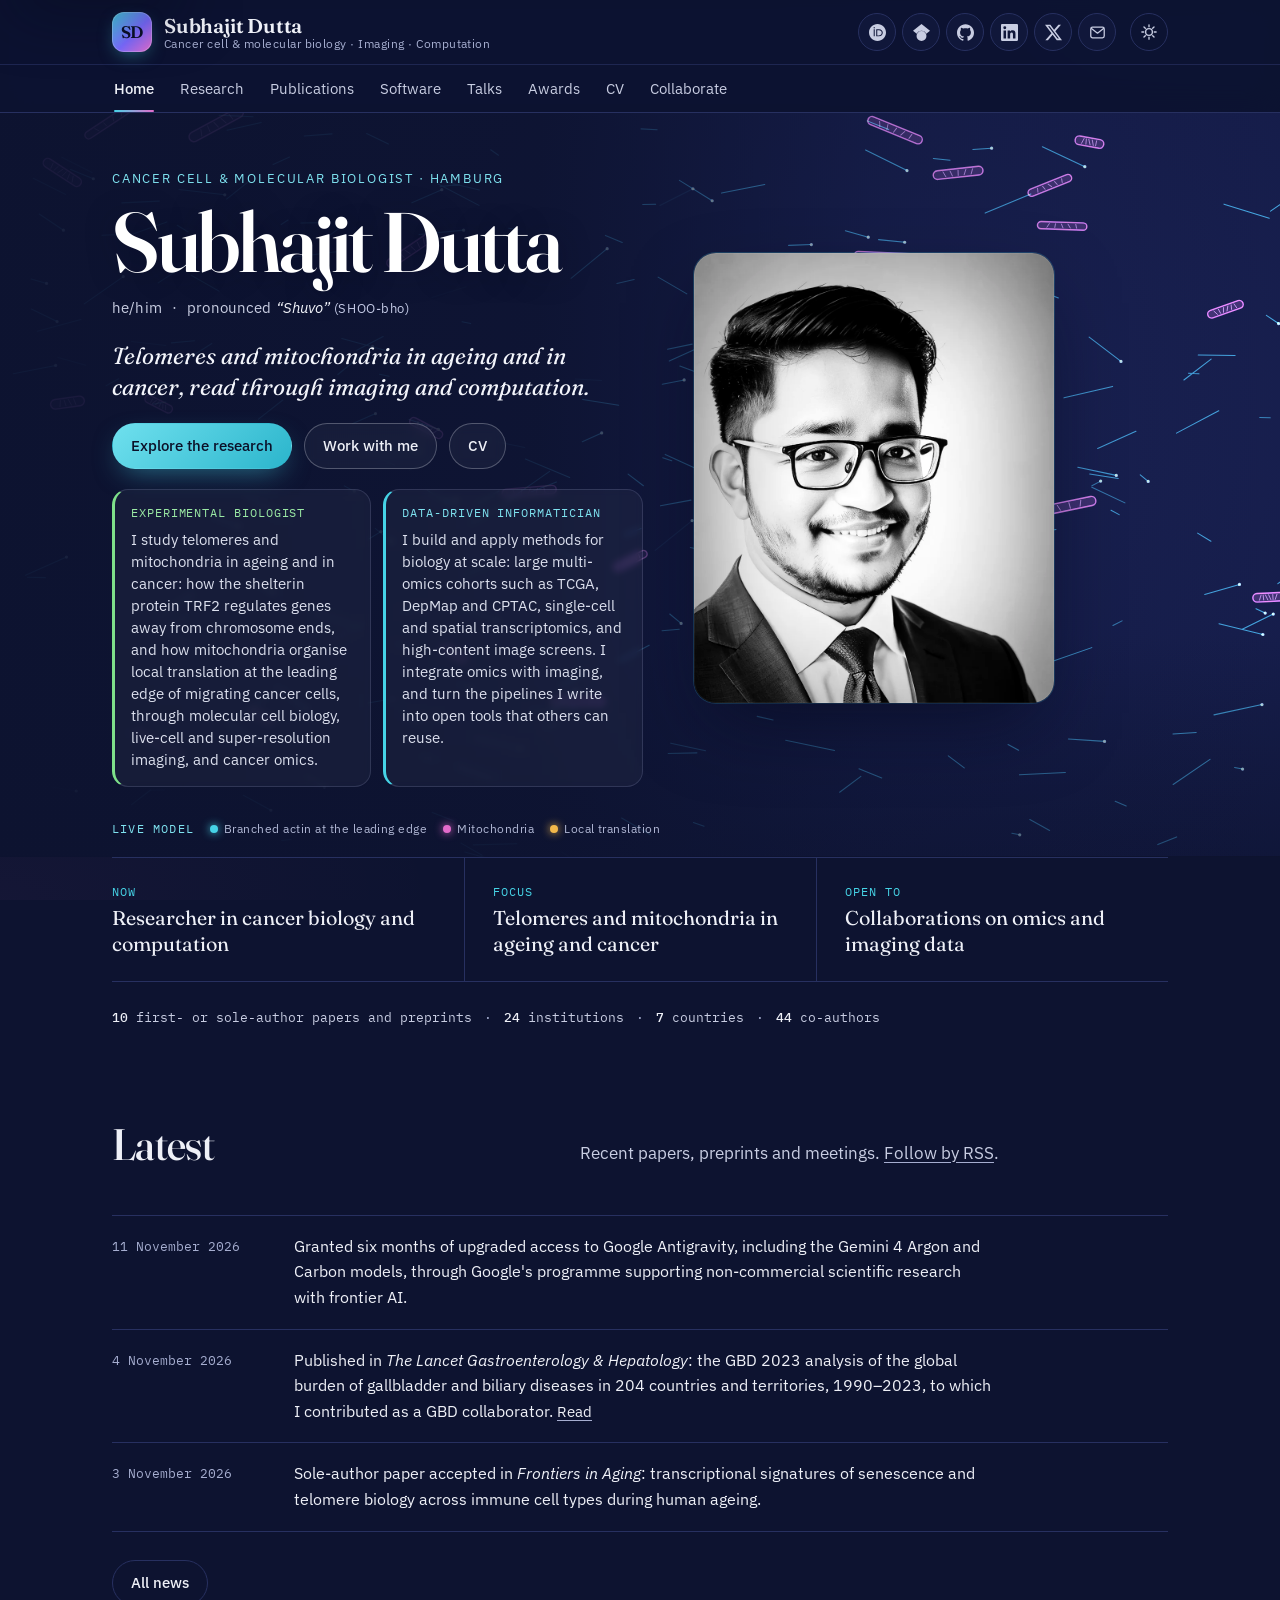
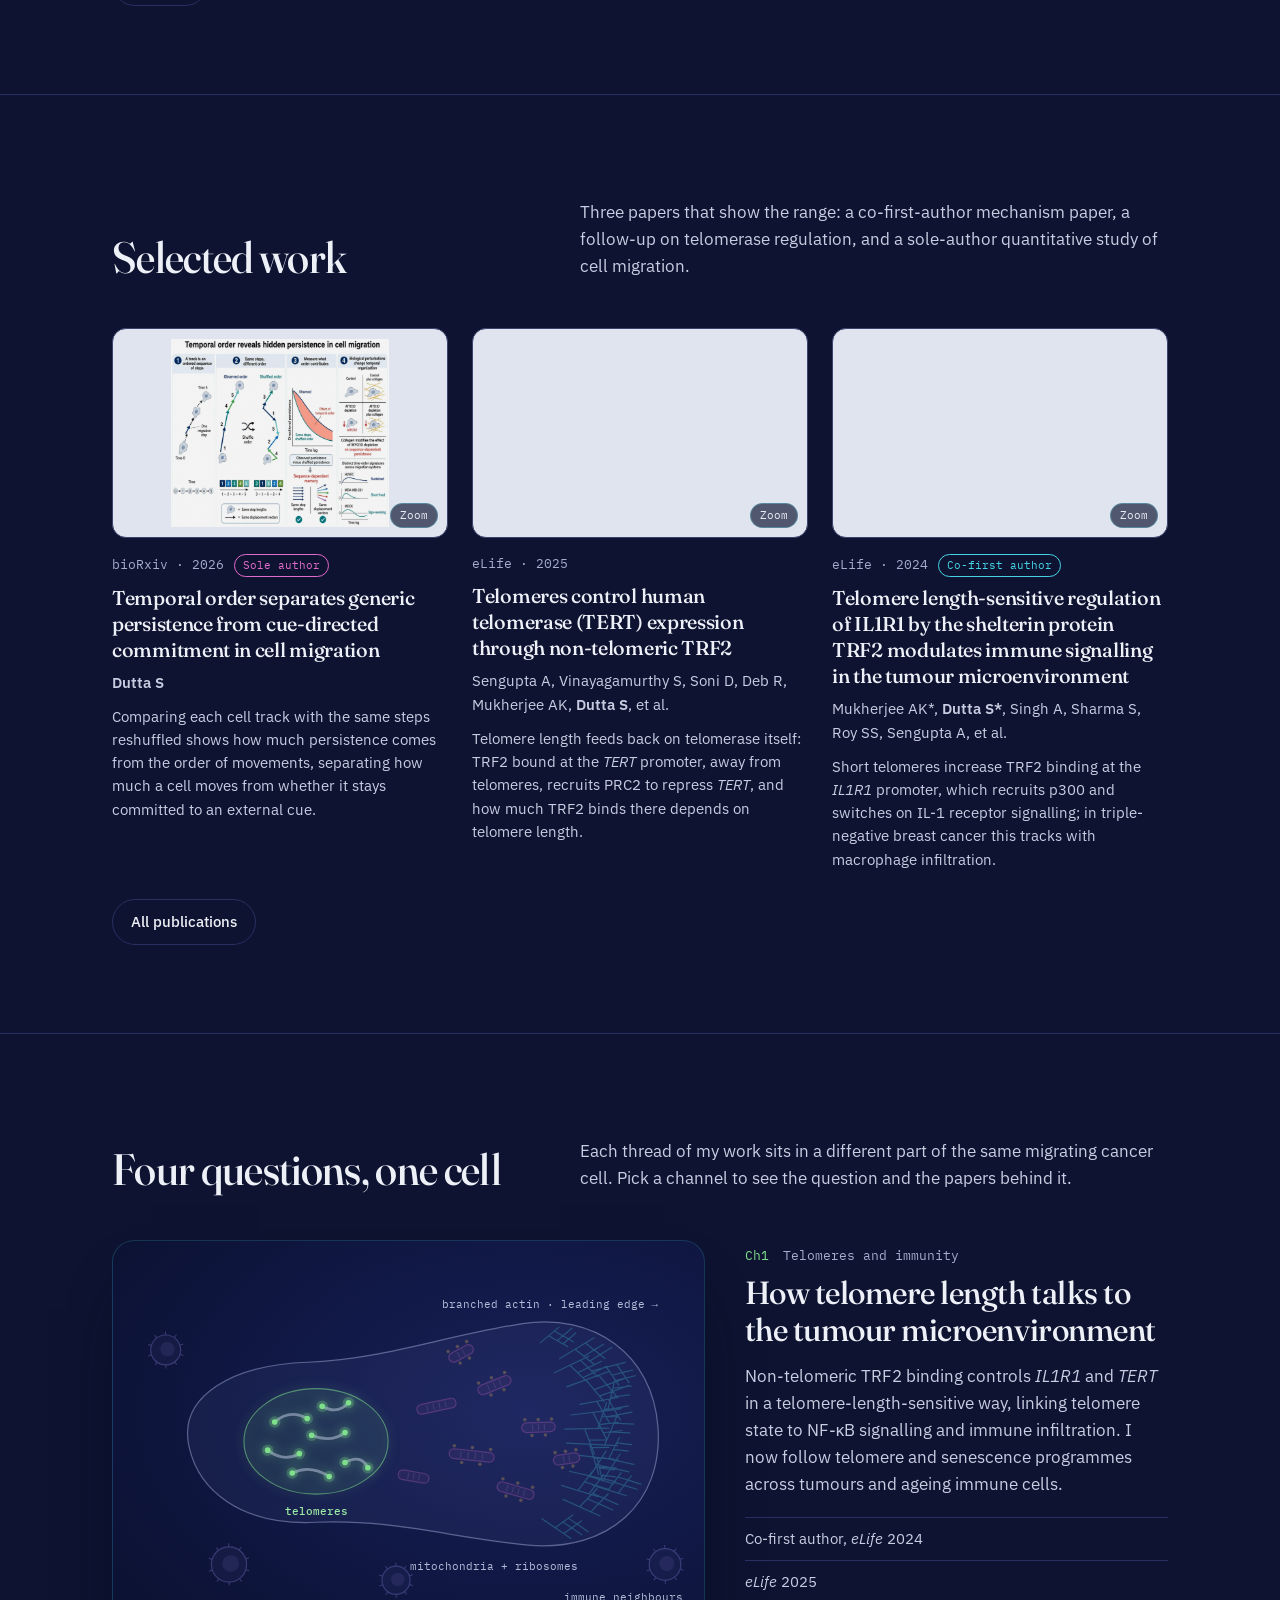
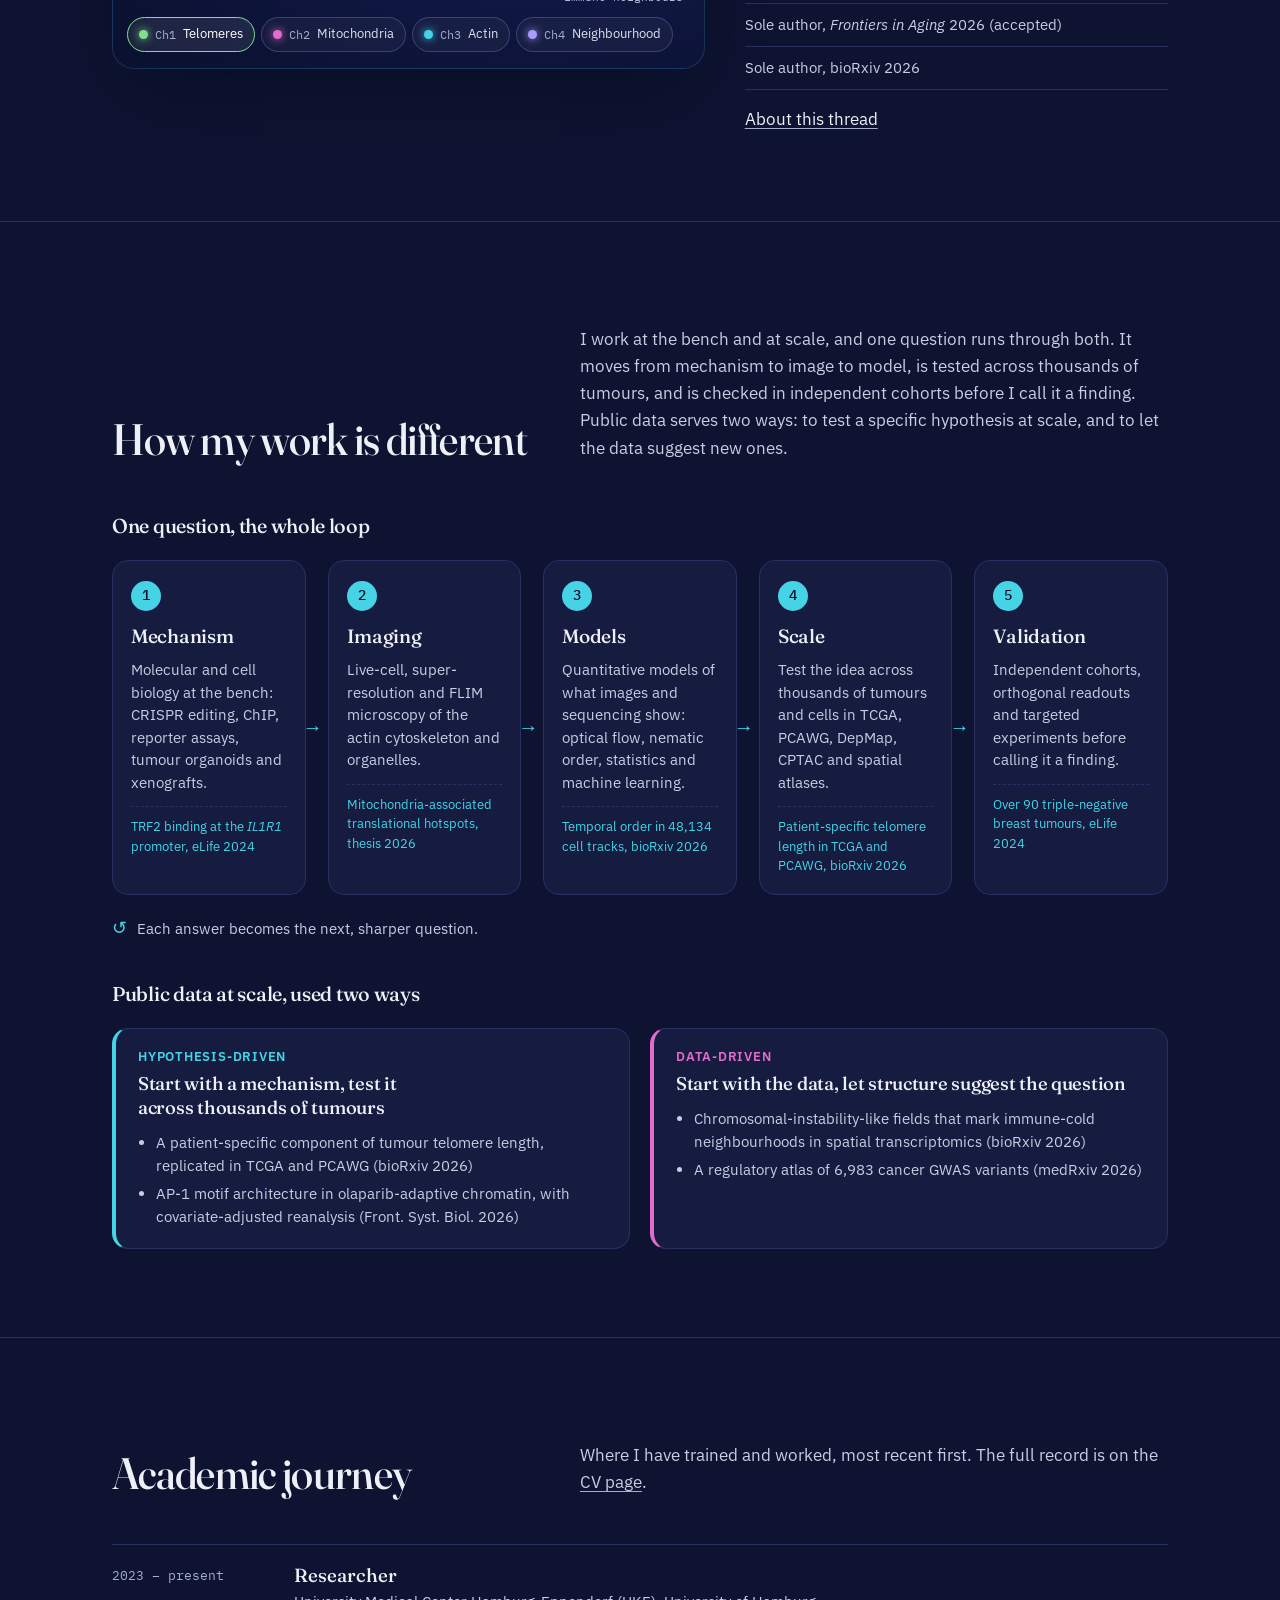
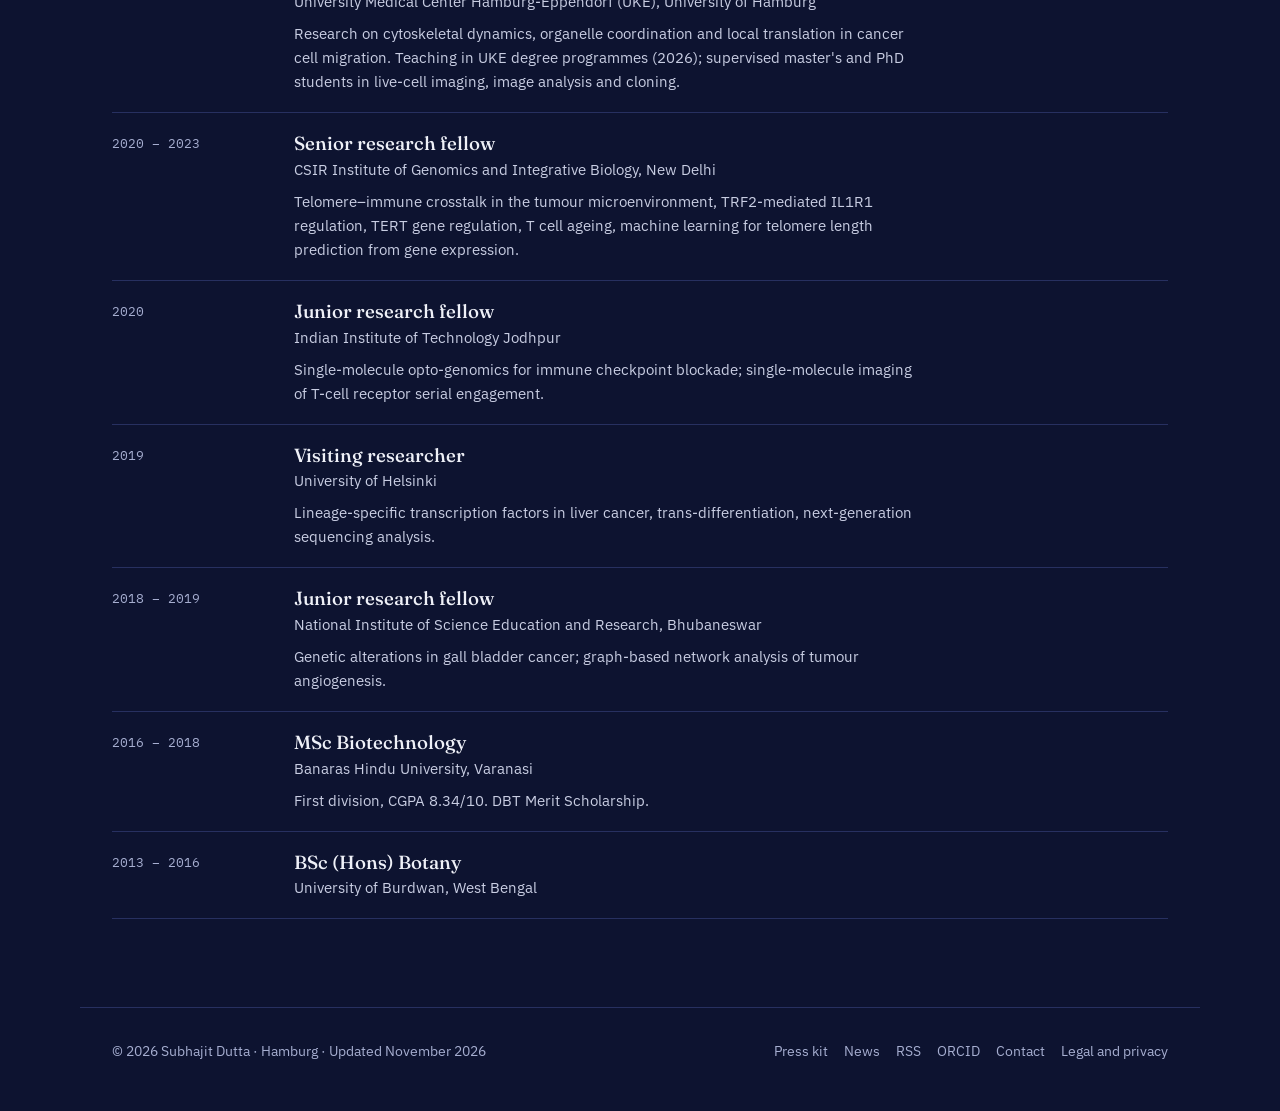
<file: index.html>
<!doctype html>
<html lang="en">
<head>
<meta charset="utf-8">
<meta http-equiv="Content-Security-Policy" content="default-src 'self'; script-src 'self'; style-src 'self'; img-src 'self' data:; font-src 'self'; connect-src 'self' https://api.web3forms.com; form-action 'self' https://api.web3forms.com; base-uri 'self'; object-src 'none'; frame-src 'none'; worker-src 'none'; manifest-src 'self'; upgrade-insecure-requests">
<meta name="referrer" content="strict-origin-when-cross-origin">
<meta name="viewport" content="width=device-width, initial-scale=1, viewport-fit=cover">
<title>Subhajit Dutta — Telomeres and mitochondria in ageing and cancer</title>
<meta name="description" content="Subhajit Dutta is an experimental cancer biologist and data-driven informatician in Hamburg, working on telomeres, mitochondria, cell migration and cancer omics, with large-scale multi-omics, high-content image analysis and tool building.">
<meta name="author" content="Subhajit Dutta">
<link rel="me" href="https://orcid.org/0000-0003-2390-7492">
<link rel="preload" as="image" href="/assets/img/portrait.webp" fetchpriority="high">
<link rel="canonical" href="https://duttasubhajit.com/">
<meta property="og:type" content="profile">
<meta property="og:title" content="Subhajit Dutta — Telomeres and mitochondria in ageing and cancer">
<meta property="og:description" content="Subhajit Dutta is an experimental cancer biologist and data-driven informatician in Hamburg, working on telomeres, mitochondria, cell migration and cancer omics, with large-scale multi-omics, high-content image analysis and tool building.">
<meta property="og:url" content="https://duttasubhajit.com/">
<meta property="og:site_name" content="Subhajit Dutta">
<meta property="og:image" content="https://duttasubhajit.com/assets/img/og.jpg">
<meta property="og:image:width" content="1200">
<meta property="og:image:height" content="630">
<meta name="twitter:card" content="summary_large_image">
<meta name="twitter:site" content="@SDutta_2904">
<meta name="twitter:image" content="https://duttasubhajit.com/assets/img/og.jpg">
<meta name="robots" content="index, follow">
<link rel="icon" href="/assets/img/favicon.svg" type="image/svg+xml">
<script type="application/ld+json">
{
 "@context": "https://schema.org",
 "@graph": [
  {
   "@type": "WebSite",
   "@id": "https://duttasubhajit.com/#website",
   "url": "https://duttasubhajit.com/",
   "name": "Subhajit Dutta",
   "alternateName": [
    "duttasubhajit.com",
    "Subhajit Dutta, cancer biologist"
   ],
   "inLanguage": "en",
   "publisher": {
    "@id": "https://duttasubhajit.com/#person"
   }
  },
  {
   "@type": "ProfilePage",
   "@id": "https://duttasubhajit.com/#profilepage",
   "url": "https://duttasubhajit.com/",
   "name": "Subhajit Dutta",
   "isPartOf": {
    "@id": "https://duttasubhajit.com/#website"
   },
   "dateModified": "2026-11-21",
   "mainEntity": {
    "@id": "https://duttasubhajit.com/#person"
   }
  },
  {
   "@type": "Person",
   "@id": "https://duttasubhajit.com/#person",
   "name": "Subhajit Dutta",
   "givenName": "Subhajit",
   "familyName": "Dutta",
   "alternateName": [
    "S. Dutta",
    "Dutta S"
   ],
   "description": "Experimental cancer biologist (telomeres, mitochondria, cell migration, cancer omics) and data-driven informatician (large-scale multi-omics, high-content image analysis, integrated omics and imaging, tool building).",
   "jobTitle": "Researcher",
   "url": "https://duttasubhajit.com/",
   "image": "https://duttasubhajit.com/assets/img/portrait.webp",
   "email": "mailto:dsubhajit.edu@gmail.com",
   "alumniOf": [
    {
     "@type": "CollegeOrUniversity",
     "name": "Banaras Hindu University",
     "address": {
      "@type": "PostalAddress",
      "addressLocality": "Varanasi",
      "addressCountry": "IN"
     }
    },
    {
     "@type": "CollegeOrUniversity",
     "name": "University of Burdwan",
     "address": {
      "@type": "PostalAddress",
      "addressLocality": "Bardhaman",
      "addressCountry": "IN"
     }
    },
    {
     "@type": "ResearchOrganization",
     "name": "CSIR-Institute of Genomics and Integrative Biology (CSIR-IGIB)",
     "address": {
      "@type": "PostalAddress",
      "addressLocality": "New Delhi",
      "addressCountry": "IN"
     }
    },
    {
     "@type": "CollegeOrUniversity",
     "name": "Indian Institute of Technology Jodhpur",
     "address": {
      "@type": "PostalAddress",
      "addressLocality": "Jodhpur",
      "addressCountry": "IN"
     }
    },
    {
     "@type": "ResearchOrganization",
     "name": "National Institute of Science Education and Research (NISER)",
     "address": {
      "@type": "PostalAddress",
      "addressLocality": "Bhubaneswar",
      "addressCountry": "IN"
     }
    }
   ],
   "identifier": {
    "@type": "PropertyValue",
    "propertyID": "ORCID",
    "value": "0000-0003-2390-7492",
    "url": "https://orcid.org/0000-0003-2390-7492"
   },
   "knowsAbout": [
    "telomere biology",
    "shelterin",
    "mitochondria",
    "ageing",
    "cancer biology",
    "tumour immune microenvironment",
    "oncofetal programmes",
    "cancer cell migration",
    "actin cytoskeleton",
    "quantitative imaging",
    "optical flow",
    "single-cell and spatial genomics",
    "machine learning"
   ],
   "sameAs": [
    "https://orcid.org/0000-0003-2390-7492",
    "https://scholar.google.com/citations?user=DbkLvm4AAAAJ",
    "https://www.linkedin.com/in/subhajit-dutta-bio/",
    "https://x.com/SDutta_2904",
    "https://github.com/subhajit-dutta-bio",
    "https://bsky.app/profile/sdutta.bsky.social",
    "https://www.researchgate.net/profile/Subhajit-Dutta-3"
   ],
   "award": [
    "Best oral presentation, 6th EUGLOH Annual Student Research Conference (2025)",
    "EMBO Travel Grants (2025, 2026)",
    "Google TPU Research Cloud award (2026)"
   ],
   "workLocation": {
    "@type": "Place",
    "name": "Hamburg, Germany"
   }
  }
 ]
}
</script>
<link rel="preload" href="/assets/fonts/ibm-plex-sans-latin-400-normal.woff2" as="font" type="font/woff2" crossorigin>
<link rel="preload" href="/assets/fonts/fraunces-latin-opsz-normal.woff2" as="font" type="font/woff2" crossorigin>
<!-- build:headextra -->
<meta property="og:image:alt" content="Subhajit Dutta — Experimental cancer biologist and data-driven informatician">
<meta name="twitter:title" content="Subhajit Dutta — Telomeres and mitochondria in ageing and cancer">
<meta name="twitter:description" content="Subhajit Dutta is an experimental cancer biologist and data-driven informatician in Hamburg, working on telomeres, mitochondria, cell migration and cancer omics, with large-scale multi-omics, high-content image analysis and tool building.">
<link rel="alternate" type="application/rss+xml" title="Subhajit Dutta: news" href="/feed.xml">
<link rel="preload" href="/assets/fonts/ibm-plex-mono-latin-400-normal.woff2" as="font" type="font/woff2" crossorigin>
<!-- /build:headextra -->
<link rel="stylesheet" href="/assets/site.css?v=3035758975">
<script src="/assets/data/profile.js?v=09b55e5948" defer></script>
<script src="/assets/site.js?v=5fee35dea0" defer></script>
</head>
<body data-page="home">
<a class="skip" href="#main">Skip to main content</a>
<!-- build:header -->
<header class="nav">
  <div class="wrap nav-top">
    <a class="brand" href="/" aria-label="Subhajit Dutta, home">
      <span class="brand-mark" aria-hidden="true">SD</span>
      <span class="brand-text"><span class="brand-name">Subhajit Dutta</span><span class="brand-sub">Cancer cell &amp; molecular biology · Imaging · Computation</span></span>
    </a>
    <div class="nav-right">
      <ul class="social nav-social-top" aria-label="Profiles">
        <li><a class="soc soc-orcid" href="https://orcid.org/0000-0003-2390-7492" target="_blank" rel="me noopener" aria-label="ORCID profile" title="ORCID"><svg viewBox="0 0 24 24" aria-hidden="true"><path fill="currentColor" d="M12 0C5.372 0 0 5.372 0 12s5.372 12 12 12 12-5.372 12-12S18.628 0 12 0zM7.369 4.378c.525 0 .947.431.947.947s-.422.947-.947.947a.95.95 0 0 1-.947-.947c0-.525.422-.947.947-.947zm-.722 3.038h1.444v10.041H6.647V7.416zm3.562 0h3.9c3.712 0 5.344 2.653 5.344 5.025 0 2.578-2.016 5.025-5.325 5.025h-3.919V7.416zm1.444 1.303v7.444h2.297c3.272 0 4.022-2.484 4.022-3.722 0-2.016-1.284-3.722-4.097-3.722h-2.222z"/></svg></a></li>
        <li><a class="soc soc-scholar" href="https://scholar.google.com/citations?user=DbkLvm4AAAAJ&amp;hl=en" target="_blank" rel="me noopener" aria-label="Google Scholar profile" title="Google Scholar"><svg viewBox="0 0 24 24" aria-hidden="true"><path fill="currentColor" d="M5.242 13.769 0 9.5 12 0l12 9.5-5.242 4.269C17.548 11.249 14.978 9.5 12 9.5c-2.977 0-5.548 1.748-6.758 4.269zM12 10a7 7 0 1 0 0 14 7 7 0 0 0 0-14z"/></svg></a></li>
        <li><a class="soc soc-github" href="https://github.com/subhajit-dutta-bio" target="_blank" rel="me noopener" aria-label="GitHub profile" title="GitHub"><svg viewBox="0 0 24 24" aria-hidden="true"><path fill="currentColor" d="M12 .297c-6.63 0-12 5.373-12 12 0 5.303 3.438 9.8 8.205 11.385.6.113.82-.258.82-.577 0-.285-.01-1.04-.015-2.04-3.338.724-4.042-1.61-4.042-1.61C4.422 18.07 3.633 17.7 3.633 17.7c-1.087-.744.084-.729.084-.729 1.205.084 1.838 1.236 1.838 1.236 1.07 1.835 2.809 1.305 3.495.998.108-.776.417-1.305.76-1.605-2.665-.3-5.466-1.332-5.466-5.93 0-1.31.465-2.38 1.235-3.22-.135-.303-.54-1.523.105-3.176 0 0 1.005-.322 3.3 1.23.96-.267 1.98-.399 3-.405 1.02.006 2.04.138 3 .405 2.28-1.552 3.285-1.23 3.285-1.23.645 1.653.24 2.873.12 3.176.765.84 1.23 1.91 1.23 3.22 0 4.61-2.805 5.625-5.475 5.92.42.36.81 1.096.81 2.22 0 1.606-.015 2.896-.015 3.286 0 .315.21.69.825.57C20.565 22.092 24 17.592 24 12.297c0-6.627-5.373-12-12-12"/></svg></a></li>
        <li><a class="soc soc-linkedin" href="https://www.linkedin.com/in/subhajit-dutta-bio/" target="_blank" rel="me noopener" aria-label="LinkedIn profile" title="LinkedIn"><svg viewBox="0 0 24 24" aria-hidden="true"><path fill="currentColor" d="M20.447 20.452h-3.554v-5.569c0-1.328-.027-3.037-1.852-3.037-1.853 0-2.136 1.445-2.136 2.939v5.667H9.351V9h3.414v1.561h.046c.477-.9 1.637-1.85 3.37-1.85 3.601 0 4.267 2.37 4.267 5.455v6.286zM5.337 7.433a2.062 2.062 0 1 1 0-4.125 2.062 2.062 0 0 1 0 4.125zM7.119 20.452H3.555V9h3.564v11.452zM22.225 0H1.771C.792 0 0 .774 0 1.729v20.542C0 23.227.792 24 1.771 24h20.451C23.2 24 24 23.227 24 22.271V1.729C24 .774 23.2 0 22.222 0h.003z"/></svg></a></li>
        <li><a class="soc soc-x" href="https://x.com/SDutta_2904" target="_blank" rel="me noopener" aria-label="X (Twitter) profile" title="X"><svg viewBox="0 0 24 24" aria-hidden="true"><path fill="currentColor" d="M18.901 1.153h3.68l-8.04 9.19L24 22.846h-7.406l-5.8-7.584-6.638 7.584H.474l8.6-9.83L0 1.154h7.594l5.243 6.932 6.064-6.933zm-1.291 19.491h2.039L6.486 3.24H4.298l13.312 17.404z"/></svg></a></li>
        <li><a class="soc soc-email" href="mailto:dsubhajit.edu@gmail.com" aria-label="Email dsubhajit.edu@gmail.com" title="Email"><svg viewBox="0 0 24 24" aria-hidden="true" fill="none" stroke="currentColor" stroke-width="1.8" stroke-linecap="round" stroke-linejoin="round"><rect x="2.5" y="4.5" width="19" height="15" rx="2.5"/><path d="M3.5 6.5l8.5 6.5 8.5-6.5"/></svg></a></li>
      </ul>
      <a class="nav-cv-pill" href="/cv/">CV</a>
      <button class="icon-btn" id="themeBtn" type="button" aria-label="Switch colour theme" title="Switch theme">
        <svg viewBox="0 0 24 24" fill="none" stroke="currentColor" stroke-width="1.8" stroke-linecap="round"><circle cx="12" cy="12" r="4.5"/><path d="M12 2.5v2.5M12 19v2.5M2.5 12H5M19 12h2.5M5.3 5.3l1.8 1.8M16.9 16.9l1.8 1.8M5.3 18.7l1.8-1.8M16.9 7.1l1.8-1.8"/></svg>
      </button>
      <button class="icon-btn menu-btn" id="menuBtn" type="button" aria-expanded="false" aria-controls="siteNav" aria-label="Open navigation menu" title="Menu">
        <svg class="ico-open" viewBox="0 0 24 24" fill="none" stroke="currentColor" stroke-width="1.9" stroke-linecap="round" aria-hidden="true"><path d="M4 7h16M4 12h16M4 17h16"/></svg>
        <svg class="ico-close" viewBox="0 0 24 24" fill="none" stroke="currentColor" stroke-width="1.9" stroke-linecap="round" aria-hidden="true"><path d="M6 6l12 12M18 6L6 18"/></svg>
      </button>
    </div>
  </div>
  <nav class="nav-tabs" id="siteNav" aria-label="Sections">
    <div class="wrap nav-drawer">
      <ul class="tabs" id="tabs">
        <li><a href="/" data-page="home" aria-current="page">Home</a></li>
        <li><a href="/research/" data-page="research">Research</a></li>
        <li><a href="/publications/" data-page="publications">Publications</a></li>
        <li><a href="/software/" data-page="software">Software</a></li>
        <li><a href="/talks/" data-page="talks">Talks</a></li>
        <li><a href="/awards/" data-page="awards">Awards</a></li>
        <li><a href="/cv/" data-page="cv">CV</a></li>
        <li><a href="/collaborate/" data-page="collaborate">Collaborate</a></li>
      </ul>
      <ul class="social nav-social-drawer" aria-label="Profile links">
        <li><a class="soc soc-orcid" href="https://orcid.org/0000-0003-2390-7492" target="_blank" rel="me noopener" aria-label="ORCID profile" title="ORCID"><svg viewBox="0 0 24 24" aria-hidden="true"><path fill="currentColor" d="M12 0C5.372 0 0 5.372 0 12s5.372 12 12 12 12-5.372 12-12S18.628 0 12 0zM7.369 4.378c.525 0 .947.431.947.947s-.422.947-.947.947a.95.95 0 0 1-.947-.947c0-.525.422-.947.947-.947zm-.722 3.038h1.444v10.041H6.647V7.416zm3.562 0h3.9c3.712 0 5.344 2.653 5.344 5.025 0 2.578-2.016 5.025-5.325 5.025h-3.919V7.416zm1.444 1.303v7.444h2.297c3.272 0 4.022-2.484 4.022-3.722 0-2.016-1.284-3.722-4.097-3.722h-2.222z"/></svg></a></li>
        <li><a class="soc soc-scholar" href="https://scholar.google.com/citations?user=DbkLvm4AAAAJ&amp;hl=en" target="_blank" rel="me noopener" aria-label="Google Scholar profile" title="Google Scholar"><svg viewBox="0 0 24 24" aria-hidden="true"><path fill="currentColor" d="M5.242 13.769 0 9.5 12 0l12 9.5-5.242 4.269C17.548 11.249 14.978 9.5 12 9.5c-2.977 0-5.548 1.748-6.758 4.269zM12 10a7 7 0 1 0 0 14 7 7 0 0 0 0-14z"/></svg></a></li>
        <li><a class="soc soc-github" href="https://github.com/subhajit-dutta-bio" target="_blank" rel="me noopener" aria-label="GitHub profile" title="GitHub"><svg viewBox="0 0 24 24" aria-hidden="true"><path fill="currentColor" d="M12 .297c-6.63 0-12 5.373-12 12 0 5.303 3.438 9.8 8.205 11.385.6.113.82-.258.82-.577 0-.285-.01-1.04-.015-2.04-3.338.724-4.042-1.61-4.042-1.61C4.422 18.07 3.633 17.7 3.633 17.7c-1.087-.744.084-.729.084-.729 1.205.084 1.838 1.236 1.838 1.236 1.07 1.835 2.809 1.305 3.495.998.108-.776.417-1.305.76-1.605-2.665-.3-5.466-1.332-5.466-5.93 0-1.31.465-2.38 1.235-3.22-.135-.303-.54-1.523.105-3.176 0 0 1.005-.322 3.3 1.23.96-.267 1.98-.399 3-.405 1.02.006 2.04.138 3 .405 2.28-1.552 3.285-1.23 3.285-1.23.645 1.653.24 2.873.12 3.176.765.84 1.23 1.91 1.23 3.22 0 4.61-2.805 5.625-5.475 5.92.42.36.81 1.096.81 2.22 0 1.606-.015 2.896-.015 3.286 0 .315.21.69.825.57C20.565 22.092 24 17.592 24 12.297c0-6.627-5.373-12-12-12"/></svg></a></li>
        <li><a class="soc soc-linkedin" href="https://www.linkedin.com/in/subhajit-dutta-bio/" target="_blank" rel="me noopener" aria-label="LinkedIn profile" title="LinkedIn"><svg viewBox="0 0 24 24" aria-hidden="true"><path fill="currentColor" d="M20.447 20.452h-3.554v-5.569c0-1.328-.027-3.037-1.852-3.037-1.853 0-2.136 1.445-2.136 2.939v5.667H9.351V9h3.414v1.561h.046c.477-.9 1.637-1.85 3.37-1.85 3.601 0 4.267 2.37 4.267 5.455v6.286zM5.337 7.433a2.062 2.062 0 1 1 0-4.125 2.062 2.062 0 0 1 0 4.125zM7.119 20.452H3.555V9h3.564v11.452zM22.225 0H1.771C.792 0 0 .774 0 1.729v20.542C0 23.227.792 24 1.771 24h20.451C23.2 24 24 23.227 24 22.271V1.729C24 .774 23.2 0 22.222 0h.003z"/></svg></a></li>
        <li><a class="soc soc-x" href="https://x.com/SDutta_2904" target="_blank" rel="me noopener" aria-label="X (Twitter) profile" title="X"><svg viewBox="0 0 24 24" aria-hidden="true"><path fill="currentColor" d="M18.901 1.153h3.68l-8.04 9.19L24 22.846h-7.406l-5.8-7.584-6.638 7.584H.474l8.6-9.83L0 1.154h7.594l5.243 6.932 6.064-6.933zm-1.291 19.491h2.039L6.486 3.24H4.298l13.312 17.404z"/></svg></a></li>
        <li><a class="soc soc-email" href="mailto:dsubhajit.edu@gmail.com" aria-label="Email dsubhajit.edu@gmail.com" title="Email"><svg viewBox="0 0 24 24" aria-hidden="true" fill="none" stroke="currentColor" stroke-width="1.8" stroke-linecap="round" stroke-linejoin="round"><rect x="2.5" y="4.5" width="19" height="15" rx="2.5"/><path d="M3.5 6.5l8.5 6.5 8.5-6.5"/></svg></a></li>
      </ul>
    </div>
  </nav>
</header>
<!-- /build:header -->
<main id="main">

<section class="hero" aria-labelledby="name">
  <canvas id="cellfield" aria-hidden="true"></canvas>
  <div class="hero-shade" aria-hidden="true"></div>
  <div class="wrap hero-grid">
    <div class="hero-copy">
      <p class="eyebrow">Cancer cell &amp; molecular biologist<span class="hide-sm"> · <span data-pos="city">Hamburg</span></span></p>
      <h1 id="name">Subhajit Dutta</h1>
      <p class="name-meta"><span>he/him</span><span aria-hidden="true">·</span><span>pronounced <q>Shuvo</q> <span class="say">(SHOO-bho)</span></span></p>
      <p class="hero-lede">Telomeres and mitochondria in ageing and in cancer, read through imaging and computation.</p>
      <div class="hero-actions">
        <a class="btn primary" href="/research/">Explore the research</a>
        <a class="btn ghost" href="/collaborate/">Work with me</a>
        <a class="btn ghost" href="/cv/">CV</a>
      </div>
      <div class="hero-roles">
        <div class="hero-role role-bench">
          <p class="role-k">Experimental biologist</p>
          <p class="role-v">I study telomeres and mitochondria in ageing and in cancer: how the shelterin protein TRF2 regulates genes away from chromosome ends, and how mitochondria organise local translation at the leading edge of migrating cancer cells, through molecular cell biology, live-cell and super-resolution imaging, and cancer omics.</p>
        </div>
        <div class="hero-role role-data">
          <p class="role-k">Data-driven informatician</p>
          <p class="role-v">I build and apply methods for biology at scale: large multi-omics cohorts such as TCGA, DepMap and CPTAC, single-cell and spatial transcriptomics, and high-content image screens. I integrate omics with imaging, and turn the pipelines I write into open tools that others can reuse.</p>
        </div>
      </div>
    </div>
    <aside class="hero-side">
      <div class="portrait" id="portrait">
        <img src="/assets/img/portrait.webp" alt="Subhajit Dutta" width="900" height="1202" fetchpriority="high">
      </div>
    </aside>
  </div>
  <p class="hero-caption wrap"><span class="cap cap-k">Live model</span><span class="cap"><i class="dot dot-actin"></i>Branched actin at the leading edge</span><span class="cap"><i class="dot dot-mito"></i>Mitochondria</span><span class="cap"><i class="dot dot-ribo"></i>Local translation</span></p>
</section>

<section class="section flush now-section" aria-label="Now">
  <div class="wrap">
    <div class="now">
      <div><div class="k">Now</div><div class="v"><!-- build:now -->Researcher in cancer biology and computation<!-- /build:now --></div></div>
      <div><div class="k">Focus</div><div class="v"><a href="/research/">Telomeres and mitochondria in ageing and cancer</a></div></div>
      <div><div class="k">Open to</div><div class="v"><a href="/collaborate/">Collaborations on omics and imaging data</a></div></div>
    </div>
    <p class="record"><!-- build:stats --><a href="/publications/"><b>10</b> first- or sole-author papers and preprints</a><span aria-hidden="true">·</span><a href="/collaborate/#h-net"><b>24</b> institutions</a><span aria-hidden="true">·</span><a href="/collaborate/#h-net"><b>7</b> countries</a><span aria-hidden="true">·</span><a href="/collaborate/#h-net"><b>44</b> co-authors</a><!-- /build:stats --></p>
  </div>
</section>

<section class="section" aria-labelledby="h-latest">
  <div class="wrap">
    <div class="section-head">
      <h2 id="h-latest">Latest</h2>
      <p class="section-intro">Recent papers, preprints and meetings. <a href="/feed.xml">Follow by RSS</a>.</p>
    </div>
    <ul class="rows" id="newsLatest"><!-- build:latest --><li class="row"><div class="row-when"><time datetime="2026-11-11">11 November 2026</time></div><div><div class="row-what news-text">Granted six months of upgraded access to Google Antigravity, including the Gemini 4 Argon and Carbon models, through Google's programme supporting non-commercial scientific research with frontier AI.</div></div></li>
      <li class="row"><div class="row-when"><time datetime="2026-11-04">4 November 2026</time></div><div><div class="row-what news-text">Published in <i>The Lancet Gastroenterology &amp; Hepatology</i>: the GBD 2023 analysis of the global burden of gallbladder and biliary diseases in 204 countries and territories, 1990–2023, to which I contributed as a GBD collaborator. <a href="https://doi.org/10.1016/S2468-1253(26)00259-1" target="_blank" rel="noopener" class="small">Read</a></div></div></li>
      <li class="row"><div class="row-when"><time datetime="2026-11-03">3 November 2026</time></div><div><div class="row-what news-text">Sole-author paper accepted in <i>Frontiers in Aging</i>: transcriptional signatures of senescence and telomere biology across immune cell types during human ageing.</div></div></li><!-- /build:latest --></ul>
    <div class="section-foot"><a class="btn" href="/news/">All news</a></div>
  </div>
</section>

<section class="section" aria-labelledby="h-selected">
  <div class="wrap">
    <div class="section-head">
      <h2 id="h-selected">Selected work</h2>
      <p class="section-intro">Three papers that show the range: a co-first-author mechanism paper, a follow-up on telomerase regulation, and a sole-author quantitative study of cell migration.</p>
    </div>
    <div class="featured" id="featuredPubs"><!-- build:featured --><article><button class="feat-fig" type="button" data-zoom="/assets/img/fig/ga-migration-biorxiv2026.webp" data-caption="Comparing each cell track with the same steps in shuffled order isolates the persistence that comes from temporal order alone, and shows how MYO10 depletion and collagen change it." data-credit="Graphical overview, Dutta, bioRxiv 2026 (CC BY-NC-ND 4.0)" data-credit-url="https://doi.org/10.64898/2026.07.16.739021" aria-label="Enlarge figure: Temporal order separates generic persistence from cue-directed commitment in cell migration"><img src="/assets/img/fig/ga-migration-biorxiv2026.webp" alt="Comparing each cell track with the same steps in shuffled order isolates the persistence that comes from temporal order alone, and shows how MYO10 depletion and collagen change it." width="1280" height="1107" loading="lazy" decoding="async"><span class="zoom-badge mono" aria-hidden="true">Zoom</span></button><div class="k"><span class="mono">bioRxiv · 2026</span><span class="badge badge-sole">Sole author</span></div><h3><a href="https://doi.org/10.64898/2026.07.16.739021" target="_blank" rel="noopener">Temporal order separates generic persistence from cue-directed commitment in cell migration</a></h3><p><b>Dutta S</b></p><p class="feat-take">Comparing each cell track with the same steps reshuffled shows how much persistence comes from the order of movements, separating how much a cell moves from whether it stays committed to an external cue.</p></article>
      <article><button class="feat-fig" type="button" data-zoom="/assets/img/fig/ga-tert-elife2025.webp" data-caption="As telomeres shorten, TRF2 moves to the TERT promoter, recruits REST and PRC2, and deposits the repressive H3K27me3 mark; long telomeres keep TRF2 away and TERT on." data-credit="Model figure, Sengupta et al. (incl. Dutta), eLife 2025 (CC BY 4.0)" data-credit-url="https://doi.org/10.7554/eLife.104045" aria-label="Enlarge figure: Telomeres control human telomerase (TERT) expression through non-telomeric TRF2"><img src="/assets/img/fig/ga-tert-elife2025.webp" alt="As telomeres shorten, TRF2 moves to the TERT promoter, recruits REST and PRC2, and deposits the repressive H3K27me3 mark; long telomeres keep TRF2 away and TERT on." width="1280" height="1155" loading="lazy" decoding="async"><span class="zoom-badge mono" aria-hidden="true">Zoom</span></button><div class="k"><span class="mono">eLife · 2025</span></div><h3><a href="https://elifesciences.org/articles/104045" target="_blank" rel="noopener">Telomeres control human telomerase (TERT) expression through non-telomeric TRF2</a></h3><p>Sengupta A, Vinayagamurthy S, Soni D, Deb R, Mukherjee AK, <b>Dutta S</b>, et al.</p><p class="feat-take">Telomere length feeds back on telomerase itself: TRF2 bound at the <i>TERT</i> promoter, away from telomeres, recruits PRC2 to repress <i>TERT</i>, and how much TRF2 binds there depends on telomere length.</p></article>
      <article><button class="feat-fig" type="button" data-zoom="/assets/img/fig/fig-telomere-elife2024.webp" data-caption="Short telomeres leave more TRF2 free to bind the IL1R1 promoter, raising IL-1 signalling and M2 macrophage infiltration; long telomeres keep IL1R1 low." data-credit="Graphical summary, Mukherjee, Dutta et al., eLife 2024 (CC BY 4.0)" data-credit-url="https://doi.org/10.7554/eLife.95106" aria-label="Enlarge figure: Telomere length-sensitive regulation of IL1R1 by the shelterin protein TRF2 modulates immune signalling in the tumour microenvironment"><img src="/assets/img/fig/fig-telomere-elife2024.webp" alt="Short telomeres leave more TRF2 free to bind the IL1R1 promoter, raising IL-1 signalling and M2 macrophage infiltration; long telomeres keep IL1R1 low." width="1200" height="947" loading="lazy" decoding="async"><span class="zoom-badge mono" aria-hidden="true">Zoom</span></button><div class="k"><span class="mono">eLife · 2024</span><span class="badge badge-co-first">Co-first author</span></div><h3><a href="https://elifesciences.org/articles/95106" target="_blank" rel="noopener">Telomere length-sensitive regulation of IL1R1 by the shelterin protein TRF2 modulates immune signalling in the tumour microenvironment</a></h3><p>Mukherjee AK*, <b>Dutta S*</b>, Singh A, Sharma S, Roy SS, Sengupta A, et al.</p><p class="feat-take">Short telomeres increase TRF2 binding at the <i>IL1R1</i> promoter, which recruits p300 and switches on IL-1 receptor signalling; in triple-negative breast cancer this tracks with macrophage infiltration.</p></article><!-- /build:featured --></div>
    <div class="section-foot"><a class="btn" href="/publications/">All publications</a></div>
  </div>
</section>

<section class="section" id="cell" aria-labelledby="h-research">
  <div class="wrap">
    <div class="section-head">
      <h2 id="h-research">Four questions, one cell</h2>
      <p class="section-intro">Each thread of my work sits in a different part of the same migrating cancer cell. Pick a channel to see the question and the papers behind it.</p>
    </div>
    <div class="explorer" id="explorer" data-active="telo">
      <div class="ex-stage">
        <svg class="ex-svg" viewBox="0 0 640 400" role="img" aria-labelledby="ex-title" focusable="false">
          <title id="ex-title">Schematic of a migrating cancer cell: telomeres in the nucleus, mitochondria with ribosomes behind a branched actin network at the leading edge, and immune cells nearby</title>
          <path class="mem" d="M 70 215 C 60 160 120 125 205 122 C 290 119 360 92 450 78 C 530 66 598 112 604 196 C 610 282 548 338 456 330 C 372 322 300 300 215 304 C 130 308 80 268 70 215 Z"/>
          <g class="ch ch-niche" data-ch="niche" role="button" tabindex="0" aria-label="Channel 4: Immune neighbours and pan-cancer computation"><circle cx="116" cy="352" r="32" class="ch-hit"/><circle cx="612" cy="352" r="30" class="ch-hit"/><circle cx="44" cy="108" r="30" class="ch-hit"/><circle cx="306" cy="370" r="28" class="ch-hit"/><rect x="490" y="378" width="146" height="22" rx="6" class="ch-hit"/><g class="ch-shapes"><circle cx="116" cy="352" r="20" class="imm"/><circle cx="118" cy="351" r="9.6" class="imm-n"/><path d="M135.1 357.9L138.9 359.1M128 368L130.4 371.2M116.3 372L116.3 376M104.5 368.3L102.2 371.6M97.1 358.4L93.3 359.7M96.9 346.1L93.1 344.9M104 336L101.6 332.8M115.7 332L115.7 328M127.5 335.7L129.8 332.4M134.9 345.6L138.7 344.3" class="imm-v"/><circle cx="612" cy="352" r="18" class="imm"/><circle cx="614" cy="351" r="8.6" class="imm-n"/><path d="M629.2 357.3L633 358.5M622.8 366.4L625.2 369.6M612.3 370L612.3 374M601.6 366.7L599.3 370M595 357.8L591.2 359.1M594.8 346.7L591 345.5M601.2 337.6L598.8 334.4M611.7 334L611.7 330M622.4 337.3L624.7 334M629 346.2L632.8 344.9" class="imm-v"/><circle cx="44" cy="108" r="17" class="imm"/><circle cx="46" cy="107" r="8.2" class="imm-n"/><path d="M60.2 113L64.1 114.2M54.2 121.6L56.6 124.8M44.2 125L44.3 129M34.2 121.9L31.9 125.2M27.9 113.5L24.1 114.8M27.8 103L23.9 101.8M33.8 94.4L31.4 91.2M43.8 91L43.7 87M53.8 94.1L56.1 90.8M60.1 102.5L63.9 101.2" class="imm-v"/><circle cx="306" cy="370" r="16" class="imm"/><circle cx="308" cy="369" r="7.7" class="imm-n"/><path d="M321.3 374.7L325.1 375.9M315.6 382.8L318 386M306.2 386L306.3 390M296.8 383.1L294.5 386.3M290.9 375.2L287.1 376.4M290.7 365.3L286.9 364.1M296.4 357.2L294 354M305.8 354L305.7 350M315.2 356.9L317.5 353.7M321.1 364.8L324.9 363.6" class="imm-v"/></g><text x="632" y="394" class="ex-lab" text-anchor="end">immune neighbours</text></g>
          <g class="ch ch-telo" data-ch="telo" role="button" tabindex="0" aria-label="Channel 1: Telomeres and immunity"><ellipse cx="215" cy="216" rx="92" ry="74" class="ch-hit"/><g class="ch-shapes"><ellipse cx="215" cy="212" rx="82" ry="60" class="nuc"/><path d="M168 190Q185 175 205 186M222 172Q240 182 252 168M160 222Q178 236 196 226M210 205Q232 214 248 202M188 248Q208 238 230 252M248 236Q266 226 274 242" class="chrom"/><circle cx="168" cy="190" r="6.5" class="telo-glow"/><circle cx="168" cy="190" r="3.2" class="telo"/><circle cx="205" cy="186" r="6.5" class="telo-glow"/><circle cx="205" cy="186" r="3.2" class="telo"/><circle cx="222" cy="172" r="6.5" class="telo-glow"/><circle cx="222" cy="172" r="3.2" class="telo"/><circle cx="252" cy="168" r="6.5" class="telo-glow"/><circle cx="252" cy="168" r="3.2" class="telo"/><circle cx="160" cy="222" r="6.5" class="telo-glow"/><circle cx="160" cy="222" r="3.2" class="telo"/><circle cx="196" cy="226" r="6.5" class="telo-glow"/><circle cx="196" cy="226" r="3.2" class="telo"/><circle cx="210" cy="205" r="6.5" class="telo-glow"/><circle cx="210" cy="205" r="3.2" class="telo"/><circle cx="248" cy="202" r="6.5" class="telo-glow"/><circle cx="248" cy="202" r="3.2" class="telo"/><circle cx="188" cy="248" r="6.5" class="telo-glow"/><circle cx="188" cy="248" r="3.2" class="telo"/><circle cx="230" cy="252" r="6.5" class="telo-glow"/><circle cx="230" cy="252" r="3.2" class="telo"/><circle cx="248" cy="236" r="6.5" class="telo-glow"/><circle cx="248" cy="236" r="3.2" class="telo"/><circle cx="274" cy="242" r="6.5" class="telo-glow"/><circle cx="274" cy="242" r="3.2" class="telo"/></g><text x="215" y="296" class="ex-lab" text-anchor="middle">telomeres</text></g>
          <g class="ch ch-mito" data-ch="mito" role="button" tabindex="0" aria-label="Channel 2: Mitochondria and local translation"><path d="M306 124 L392 92 L484 168 L484 268 L456 294 L306 272 Z" class="ch-hit"/><rect x="330" y="342" width="154" height="22" rx="6" class="ch-hit"/><g class="ch-shapes"><path d="M333.7 170.3L368 163A5.5 5.5 0 0 1 370.3 173.7L336 181A5.5 5.5 0 0 1 333.7 170.3ZM372.2 220.4L413 224.7A5.5 5.5 0 0 1 411.8 235.6L371 231.3A5.5 5.5 0 0 1 372.2 220.4ZM402.5 148.3L429.4 137.5A5.5 5.5 0 0 1 433.5 147.7L406.6 158.5A5.5 5.5 0 0 1 402.5 148.3ZM427.7 258.2L459.4 267.3A5.5 5.5 0 0 1 456.3 277.8L424.6 268.7A5.5 5.5 0 0 1 427.7 258.2ZM454.3 191L481.3 190A5.5 5.5 0 0 1 481.7 201L454.7 202A5.5 5.5 0 0 1 454.3 191ZM314.6 244.4L339.3 248.8A5.5 5.5 0 0 1 337.4 259.6L312.7 255.2A5.5 5.5 0 0 1 314.6 244.4ZM489.8 227.9L508.6 225.2A5.5 5.5 0 0 1 510.2 236.1L491.4 238.8A5.5 5.5 0 0 1 489.8 227.9ZM369 111.6L385.8 102.7A5.5 5.5 0 0 1 391 112.4L374.2 121.3A5.5 5.5 0 0 1 369 111.6Z" class="mito"/><path d="M341 170.8L342.5 177.6M347.8 169.3L349.3 176.2M354.7 167.8L356.2 174.7M361.5 166.4L363 173.2M380.1 223.2L379.4 230.2M388.3 224.1L387.6 231.1M396.4 224.9L395.7 231.9M404.6 225.8L403.9 232.8M410 147.5L412.6 154M416.7 144.8L419.3 151.2M423.4 142L426 148.5M433.4 261.9L431.5 268.6M439.8 263.7L437.9 270.5M446.1 265.5L444.2 272.3M452.5 267.4L450.6 274.1M461.1 192.7L461.4 199.7M467.9 192.5L468.1 199.5M474.6 192.3L474.9 199.3M320.5 247.5L319.2 254.4M326.6 248.6L325.4 255.4M332.8 249.6L331.5 256.5M496.4 229L497.4 235.9M502.6 228.1L503.6 235M375.6 110.4L378.8 116.6M381.2 107.4L384.4 113.6" class="cristae"/><circle cx="372.3" cy="216.9" r="2" class="ribo"/><circle cx="380.7" cy="235.9" r="2" class="ribo"/><circle cx="392.9" cy="219" r="2" class="ribo"/><circle cx="401.4" cy="238" r="2" class="ribo"/><circle cx="413.6" cy="221.2" r="2" class="ribo"/><circle cx="399.8" cy="145.6" r="2" class="ribo"/><circle cx="414" cy="159.3" r="2" class="ribo"/><circle cx="414.6" cy="139.7" r="2" class="ribo"/><circle cx="428.8" cy="153.3" r="2" class="ribo"/><circle cx="429.5" cy="133.7" r="2" class="ribo"/><circle cx="427.6" cy="254.5" r="2" class="ribo"/><circle cx="431.1" cy="274.2" r="2" class="ribo"/><circle cx="444.5" cy="259.3" r="2" class="ribo"/><circle cx="448" cy="279.1" r="2" class="ribo"/><circle cx="461.4" cy="264.2" r="2" class="ribo"/><circle cx="452.5" cy="187.5" r="2" class="ribo"/><circle cx="460.7" cy="205.3" r="2" class="ribo"/><circle cx="467.7" cy="187" r="2" class="ribo"/><circle cx="475.9" cy="204.7" r="2" class="ribo"/><circle cx="482.9" cy="186.5" r="2" class="ribo"/><circle cx="486.9" cy="224.8" r="2" class="ribo"/><circle cx="495.3" cy="241.7" r="2" class="ribo"/><circle cx="498.7" cy="223.1" r="2" class="ribo"/><circle cx="507.2" cy="240.1" r="2" class="ribo"/><circle cx="510.6" cy="221.4" r="2" class="ribo"/><circle cx="365.2" cy="109.7" r="2" class="ribo"/><circle cx="378.9" cy="122.8" r="2" class="ribo"/><circle cx="375.8" cy="104.1" r="2" class="ribo"/><circle cx="389.5" cy="117.1" r="2" class="ribo"/><circle cx="386.4" cy="98.4" r="2" class="ribo"/></g><text x="418" y="358" class="ex-lab" text-anchor="middle">mitochondria + ribosomes</text></g>
          <g class="ch ch-actin" data-ch="actin" role="button" tabindex="0" aria-label="Channel 3: Branched actin and quantitative imaging"><path d="M486 78 C544 72 602 118 606 198 C608 278 552 332 486 324 Z" class="ch-hit"/><rect x="486" y="44" width="124" height="22" rx="6" class="ch-hit"/><g class="ch-shapes"><path d="M486 134L525.6 114.9M503.8 125.4L523.4 144.4M512.6 133.9L527.9 126.6M518.5 139.7L533.7 132.3M515.7 119.6L535.3 138.7M524.5 128.2L539.7 120.9M530.4 133.9L545.6 126.6M498 198L548 197M520.5 197.6L531.7 226.5M525.5 210.6L544.7 210.2M528.9 219.2L548.1 218.9M535.5 197.3L545.5 167.9M540 184L559.2 183.7M543 175.2L562.2 174.9M494 262L536 275M512.9 267.9L529.4 246.1M520.3 258.1L536.5 263.1M525.3 251.6L541.4 256.6M525.5 271.8L542 250M532.9 262L549.1 267M537.9 255.5L554.1 260.5M515 170L558.3 162.1M534.5 166.5L548.2 190M540.7 177.1L557.3 174M544.8 184.1L561.4 181.1M547.5 164.1L561.2 187.6M553.7 174.7L570.3 171.7M557.8 181.8L574.4 178.7M515 228L558.7 233.3M534.7 230.4L540.9 256.9M537.4 242.3L554.2 244.4M539.3 250.3L556.1 252.3M547.8 232L560.1 207.6M553.3 221L570.1 223M557 213.7L573.8 215.7M492 118L531.2 94M509.6 107.2L532 124.9M519.7 115.2L534.8 105.9M526.4 120.5L541.5 111.2M521.4 100L543.7 117.7M531.5 108L542 101.5M538.2 113.3L551.7 105M500 150L548.8 132.2M522 142L542.7 166.7M531.3 153.1L550.1 146.2M537.5 160.5L556.3 153.6M536.6 136.6L557.4 161.3M546 147.7L564.7 140.9M552.2 155.1L571 148.3M505 182L560.6 175.3M530 179L545.7 210M537.1 192.9L558.5 190.3M541.8 202.2L563.2 199.6M546.7 177L554.6 143.2M550.2 161.8L571.6 159.2M552.6 151.6L574 149M500 214L557.9 216.9M526.1 215.3L536.7 249.7M530.8 230.8L553.1 231.9M534 241.1L556.3 242.2M543.4 216.2L557.4 183M549.7 201.3L572 202.4M553.9 191.3L576.2 192.4M503 246L555.7 257.8M526.7 251.3L544.8 223.1M534.8 238.6L555.1 243.1M540.2 230.2L560.5 234.7M542.5 254.8L560.6 226.6M550.6 242.1L570.9 246.7M556.1 233.7L576.3 238.2M496 278L538 296.8M514.9 286.4L534.7 265.9M523.8 277.2L540 284.4M529.8 271.1L545.9 278.3M527.5 292.1L547.3 271.6M536.4 282.8L552.6 290.1M542.4 276.7L558.5 283.9M472 300L505 322.6M486.9 310.2L507 295.7M495.9 303.7L508.6 312.3M502 299.3L514.7 308M496.8 316.9L516.9 302.5M505.8 310.4L517.3 318.3M511.9 306.1L524.6 314.8M470 100L491.4 82M479.6 91.9L501.1 104.2M489.3 97.4L501.1 87.5M495.8 101.2L507.5 91.2M486.1 86.5L507.6 98.8M495.7 92L506.3 83.1M502.2 95.7L510.4 88.8M528 132L566.8 122.1M545.4 127.5L559.4 148M551.7 136.8L566.6 133M555.9 142.9L570.8 139.1M557.1 124.6L571.1 145.1M563.4 133.8L575.3 130.8M567.6 139.9L578 137.3M530 262L568.2 273.8M547.2 267.3L562.2 247.6M553.9 258.4L568.6 263M558.4 252.5L573.1 257M558.7 270.9L573.7 251.1M565.4 262L580.1 266.5M569.9 256L584.6 260.6" class="actin"/></g><text x="604" y="60" class="ex-lab" text-anchor="end">branched actin · leading edge →</text></g>
        </svg>
        <div class="ex-channels" role="tablist" aria-label="Research threads">
          <button type="button" role="tab" id="tab-telo" aria-controls="ex-telo" aria-selected="true" data-ch="telo"><i class="ch-dot ch-dot-telo" aria-hidden="true"></i><span class="mono">Ch1</span> Telomeres</button>
          <button type="button" role="tab" id="tab-mito" aria-controls="ex-mito" aria-selected="false" tabindex="-1" data-ch="mito"><i class="ch-dot ch-dot-mito" aria-hidden="true"></i><span class="mono">Ch2</span> Mitochondria</button>
          <button type="button" role="tab" id="tab-actin" aria-controls="ex-actin" aria-selected="false" tabindex="-1" data-ch="actin"><i class="ch-dot ch-dot-actin" aria-hidden="true"></i><span class="mono">Ch3</span> Actin</button>
          <button type="button" role="tab" id="tab-niche" aria-controls="ex-niche" aria-selected="false" tabindex="-1" data-ch="niche"><i class="ch-dot ch-dot-niche" aria-hidden="true"></i><span class="mono">Ch4</span> Neighbourhood</button>
        </div>
      </div>
      <div class="ex-cards">
        <article class="ex-card" id="ex-telo" role="tabpanel" aria-labelledby="tab-telo" data-ch="telo">
          <p class="ex-k"><span class="mono">Ch1</span> Telomeres and immunity</p>
          <h3>How telomere length talks to the tumour microenvironment</h3>
          <p>Non-telomeric TRF2 binding controls <i>IL1R1</i> and <i>TERT</i> in a telomere-length-sensitive way, linking telomere state to NF-κB signalling and immune infiltration. I now follow telomere and senescence programmes across tumours and ageing immune cells.</p>
          <ul class="ex-papers">
            <li>Co-first author, <i>eLife</i> 2024</li>
            <li><i>eLife</i> 2025</li>
            <li>Sole author, <i>Frontiers in Aging</i> 2026 (accepted)</li>
            <li>Sole author, bioRxiv 2026</li>
          </ul>
          <p class="more"><a href="/research/#telomere">About this thread</a></p>
        </article>
        <article class="ex-card" id="ex-mito" role="tabpanel" aria-labelledby="tab-mito" data-ch="mito" hidden>
          <p class="ex-k"><span class="mono">Ch2</span> Mitochondria in migration</p>
          <h3>The Mitochondria–Actin–Translation Hub</h3>
          <p>Mitochondria positioned at the front of migrating cancer cells mark a mitochondria-associated translational hotspot, a site of local protein synthesis at the leading edge.</p>
          <ul class="ex-papers">
            <li>PhD thesis, Universität Hamburg, 2026</li>
            <li>Minisymposium talk, ASCB|EMBO Cell Bio 2025</li>
            <li><i>Frontiers in Pharmacology</i> 2026 (review)</li>
          </ul>
          <p class="more"><a href="/research/#mitochondria">About this thread</a></p>
        </article>
        <article class="ex-card" id="ex-actin" role="tabpanel" aria-labelledby="tab-actin" data-ch="actin" hidden>
          <p class="ex-k"><span class="mono">Ch3</span> Quantitative imaging</p>
          <h3>From actin images to nematic fields</h3>
          <p>TV-L1 optical flow, orientational order and topological-defect analysis on live-cell and super-resolution data, with deep-learning pipelines for microscopy.</p>
          <ul class="ex-papers">
            <li>Sole author, bioRxiv 2026: temporal order in 48,134 cell tracks</li>
            <li><i>Frontiers in Cell and Developmental Biology</i> 2026</li>
          </ul>
          <p class="more"><a href="/research/#imaging">About this thread</a></p>
        </article>
        <article class="ex-card" id="ex-niche" role="tabpanel" aria-labelledby="tab-niche" data-ch="niche" hidden>
          <p class="ex-k"><span class="mono">Ch4</span> Pan-cancer computation</p>
          <h3>Regulatory, spatial and immune structure in public data</h3>
          <p>Sole-author analyses integrating TCGA, DepMap, CPTAC, ENCODE and spatial transcriptomics to find structure that single studies miss, from immune-cold neighbourhoods to cancer risk variants.</p>
          <ul class="ex-papers">
            <li>Sole author, <i>Frontiers in Systems Biology</i> 2026</li>
            <li>Sole author, bioRxiv 2026: CIN-like fields and immune-cold neighbourhoods</li>
            <li>Sole author, medRxiv 2026: 6,983 cancer GWAS variants</li>
          </ul>
          <p class="more"><a href="/research/#pancancer">About this thread</a></p>
        </article>
      </div>
    </div>
  </div>
</section>

<section class="section approach-section" id="approach" aria-labelledby="h-approach">
  <div class="wrap">
    <div class="section-head">
      <h2 id="h-approach">How my work is different</h2>
      <p class="section-intro">I work at the bench and at scale, and one question runs through both. It moves from mechanism to image to model, is tested across thousands of tumours, and is checked in independent cohorts before I call it a finding. Public data serves two ways: to test a specific hypothesis at scale, and to let the data suggest new ones.</p>
    </div>

    <h3 class="approach-sub">One question, the whole loop</h3>
    <ol class="loop" aria-label="Research loop from mechanism to validation">
      <li class="loop-step">
        <span class="loop-n" aria-hidden="true">1</span>
        <h4>Mechanism</h4>
        <p>Molecular and cell biology at the bench: CRISPR editing, ChIP, reporter assays, tumour organoids and xenografts.</p>
        <p class="loop-ex">TRF2 binding at the <i>IL1R1</i> promoter, eLife 2024</p>
      </li>
      <li class="loop-step">
        <span class="loop-n" aria-hidden="true">2</span>
        <h4>Imaging</h4>
        <p>Live-cell, super-resolution and FLIM microscopy of the actin cytoskeleton and organelles.</p>
        <p class="loop-ex">Mitochondria-associated translational hotspots, thesis 2026</p>
      </li>
      <li class="loop-step">
        <span class="loop-n" aria-hidden="true">3</span>
        <h4>Models</h4>
        <p>Quantitative models of what images and sequencing show: optical flow, nematic order, statistics and machine learning.</p>
        <p class="loop-ex">Temporal order in 48,134 cell tracks, bioRxiv 2026</p>
      </li>
      <li class="loop-step">
        <span class="loop-n" aria-hidden="true">4</span>
        <h4>Scale</h4>
        <p>Test the idea across thousands of tumours and cells in TCGA, PCAWG, DepMap, CPTAC and spatial atlases.</p>
        <p class="loop-ex">Patient-specific telomere length in TCGA and PCAWG, bioRxiv 2026</p>
      </li>
      <li class="loop-step">
        <span class="loop-n" aria-hidden="true">5</span>
        <h4>Validation</h4>
        <p>Independent cohorts, orthogonal readouts and targeted experiments before calling it a finding.</p>
        <p class="loop-ex">Over 90 triple-negative breast tumours, eLife 2024</p>
      </li>
    </ol>
    <p class="loop-back"><span aria-hidden="true">↺</span> Each answer becomes the next, sharper question.</p>

    <h3 class="approach-sub">Public data at scale, used two ways</h3>
    <div class="data-modes">
      <article class="data-mode">
        <h4><small>Hypothesis-driven</small>Start with a mechanism, test it across thousands of tumours</h4>
        <ul>
          <li>A patient-specific component of tumour telomere length, replicated in TCGA and PCAWG (bioRxiv 2026)</li>
          <li>AP-1 motif architecture in olaparib-adaptive chromatin, with covariate-adjusted reanalysis (Front. Syst. Biol. 2026)</li>
        </ul>
      </article>
      <article class="data-mode">
        <h4><small>Data-driven</small>Start with the data, let structure suggest the question</h4>
        <ul>
          <li>Chromosomal-instability-like fields that mark immune-cold neighbourhoods in spatial transcriptomics (bioRxiv 2026)</li>
          <li>A regulatory atlas of 6,983 cancer GWAS variants (medRxiv 2026)</li>
        </ul>
      </article>
    </div>
  </div>
</section>

<section class="section" id="path" aria-labelledby="h-path">
  <div class="wrap">
    <div class="section-head">
      <h2 id="h-path">Academic journey</h2>
      <p class="section-intro">Where I have trained and worked, most recent first. The full record is on the <a href="/cv/">CV page</a>.</p>
    </div>
    <ol class="rows"><!-- build:journey --><li class="row"><div class="row-when">2023 – present</div><div><div class="row-title">Researcher</div><div class="row-where">University Medical Center Hamburg-Eppendorf (UKE), University of Hamburg</div><p class="row-what">Research on cytoskeletal dynamics, organelle coordination and local translation in cancer cell migration. Teaching in UKE degree programmes (2026); supervised master's and PhD students in live-cell imaging, image analysis and cloning.</p></div></li>
      <li class="row"><div class="row-when">2020 – 2023</div><div><div class="row-title">Senior research fellow</div><div class="row-where">CSIR Institute of Genomics and Integrative Biology, New Delhi</div><p class="row-what">Telomere–immune crosstalk in the tumour microenvironment, TRF2-mediated IL1R1 regulation, TERT gene regulation, T cell ageing, machine learning for telomere length prediction from gene expression.</p></div></li>
      <li class="row"><div class="row-when">2020</div><div><div class="row-title">Junior research fellow</div><div class="row-where">Indian Institute of Technology Jodhpur</div><p class="row-what">Single-molecule opto-genomics for immune checkpoint blockade; single-molecule imaging of T-cell receptor serial engagement.</p></div></li>
      <li class="row"><div class="row-when">2019</div><div><div class="row-title">Visiting researcher</div><div class="row-where">University of Helsinki</div><p class="row-what">Lineage-specific transcription factors in liver cancer, trans-differentiation, next-generation sequencing analysis.</p></div></li>
      <li class="row"><div class="row-when">2018 – 2019</div><div><div class="row-title">Junior research fellow</div><div class="row-where">National Institute of Science Education and Research, Bhubaneswar</div><p class="row-what">Genetic alterations in gall bladder cancer; graph-based network analysis of tumour angiogenesis.</p></div></li>
      <li class="row"><div class="row-when">2016 – 2018</div><div><div class="row-title">MSc Biotechnology</div><div class="row-where">Banaras Hindu University, Varanasi</div><p class="row-what">First division, CGPA 8.34/10. DBT Merit Scholarship.</p></div></li>
      <li class="row"><div class="row-when">2013 – 2016</div><div><div class="row-title">BSc (Hons) Botany</div><div class="row-where">University of Burdwan, West Bengal</div></div></li><!-- /build:journey --></ol>
  </div>
</section>
</main>
<!-- build:footer -->
<footer>
  <div class="wrap">
    <span>© 2026 Subhajit Dutta · Hamburg · <span class="upd">Updated <time datetime="2026-11-21">November 2026</time></span></span>
    <span class="links">
      <a href="/media/">Press kit</a>
      <a href="/news/">News</a>
      <a href="/feed.xml" type="application/rss+xml">RSS</a>
      <a href="https://orcid.org/0000-0003-2390-7492" rel="me noopener" target="_blank">ORCID</a>
      <a href="/collaborate/">Contact</a>
      <a href="/legal/">Legal and privacy</a>
    </span>
  </div>
</footer>
<!-- /build:footer -->
</body>
</html>
</file>
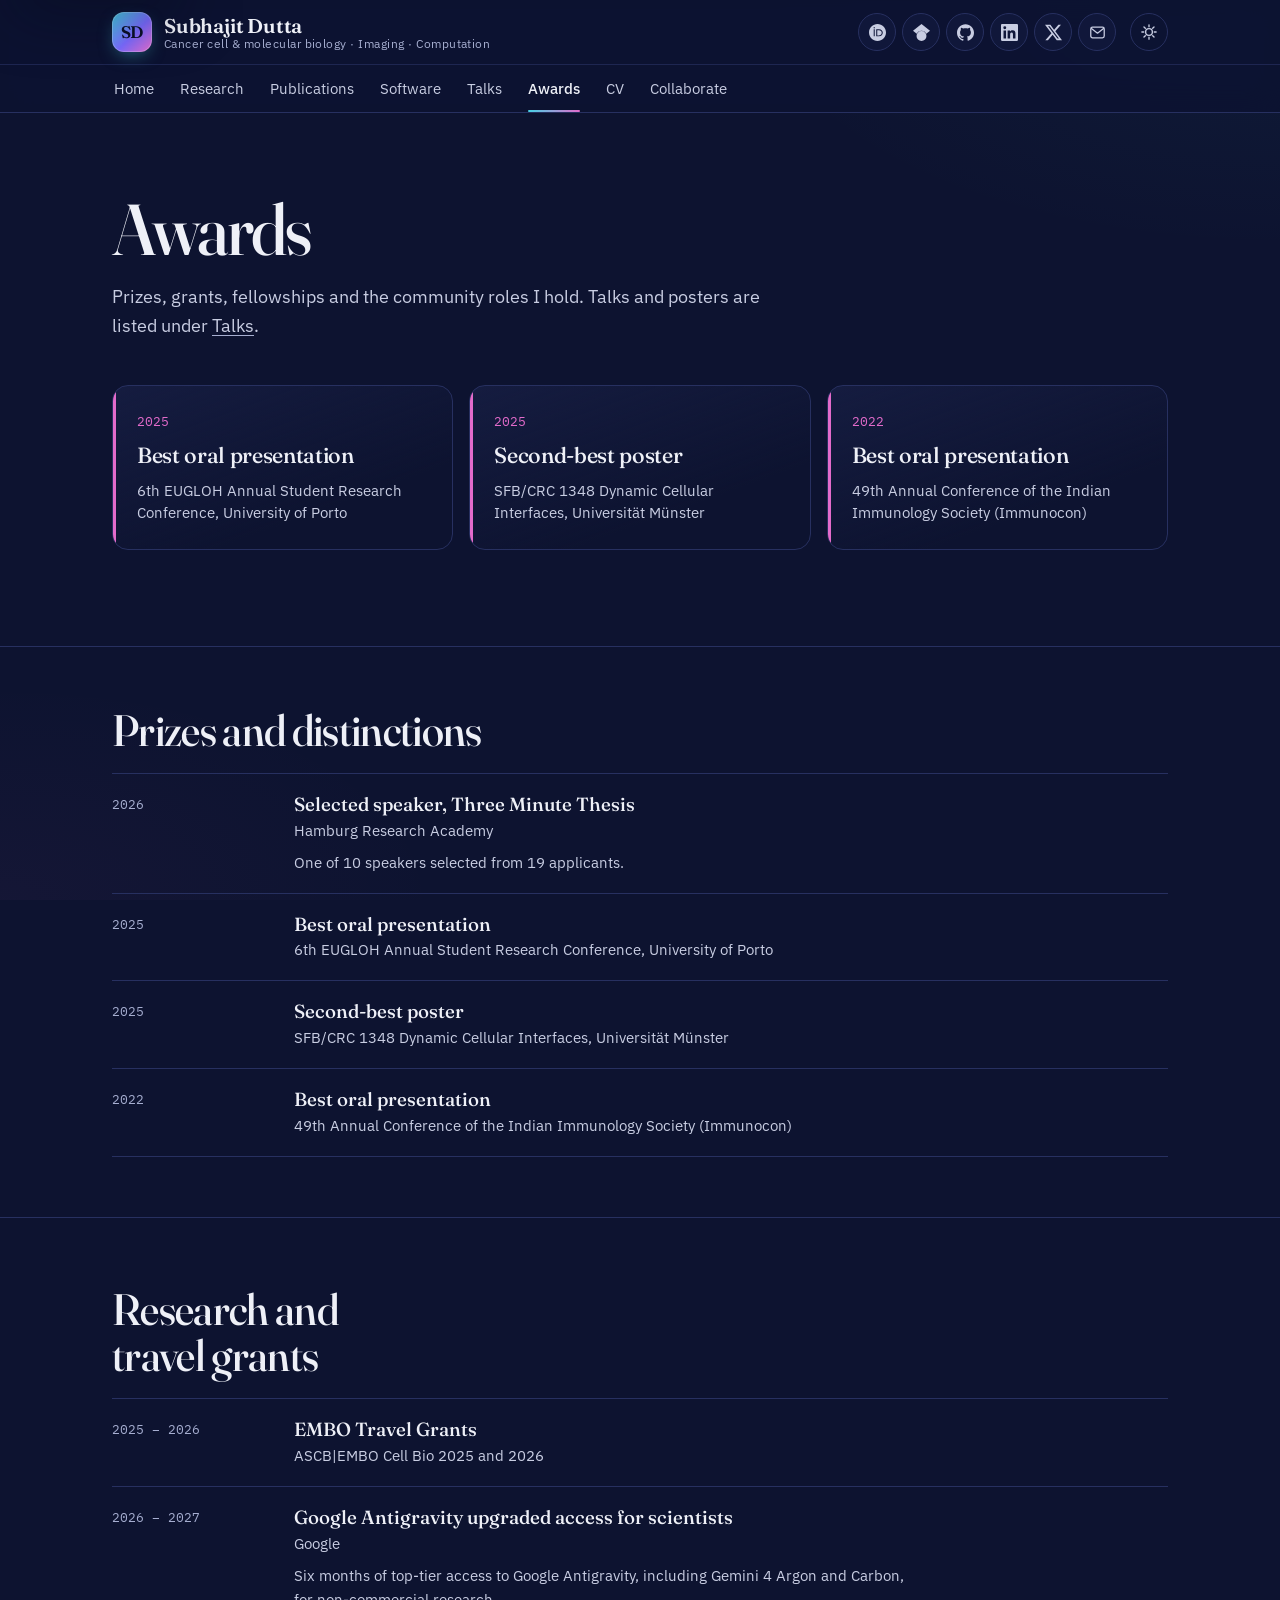
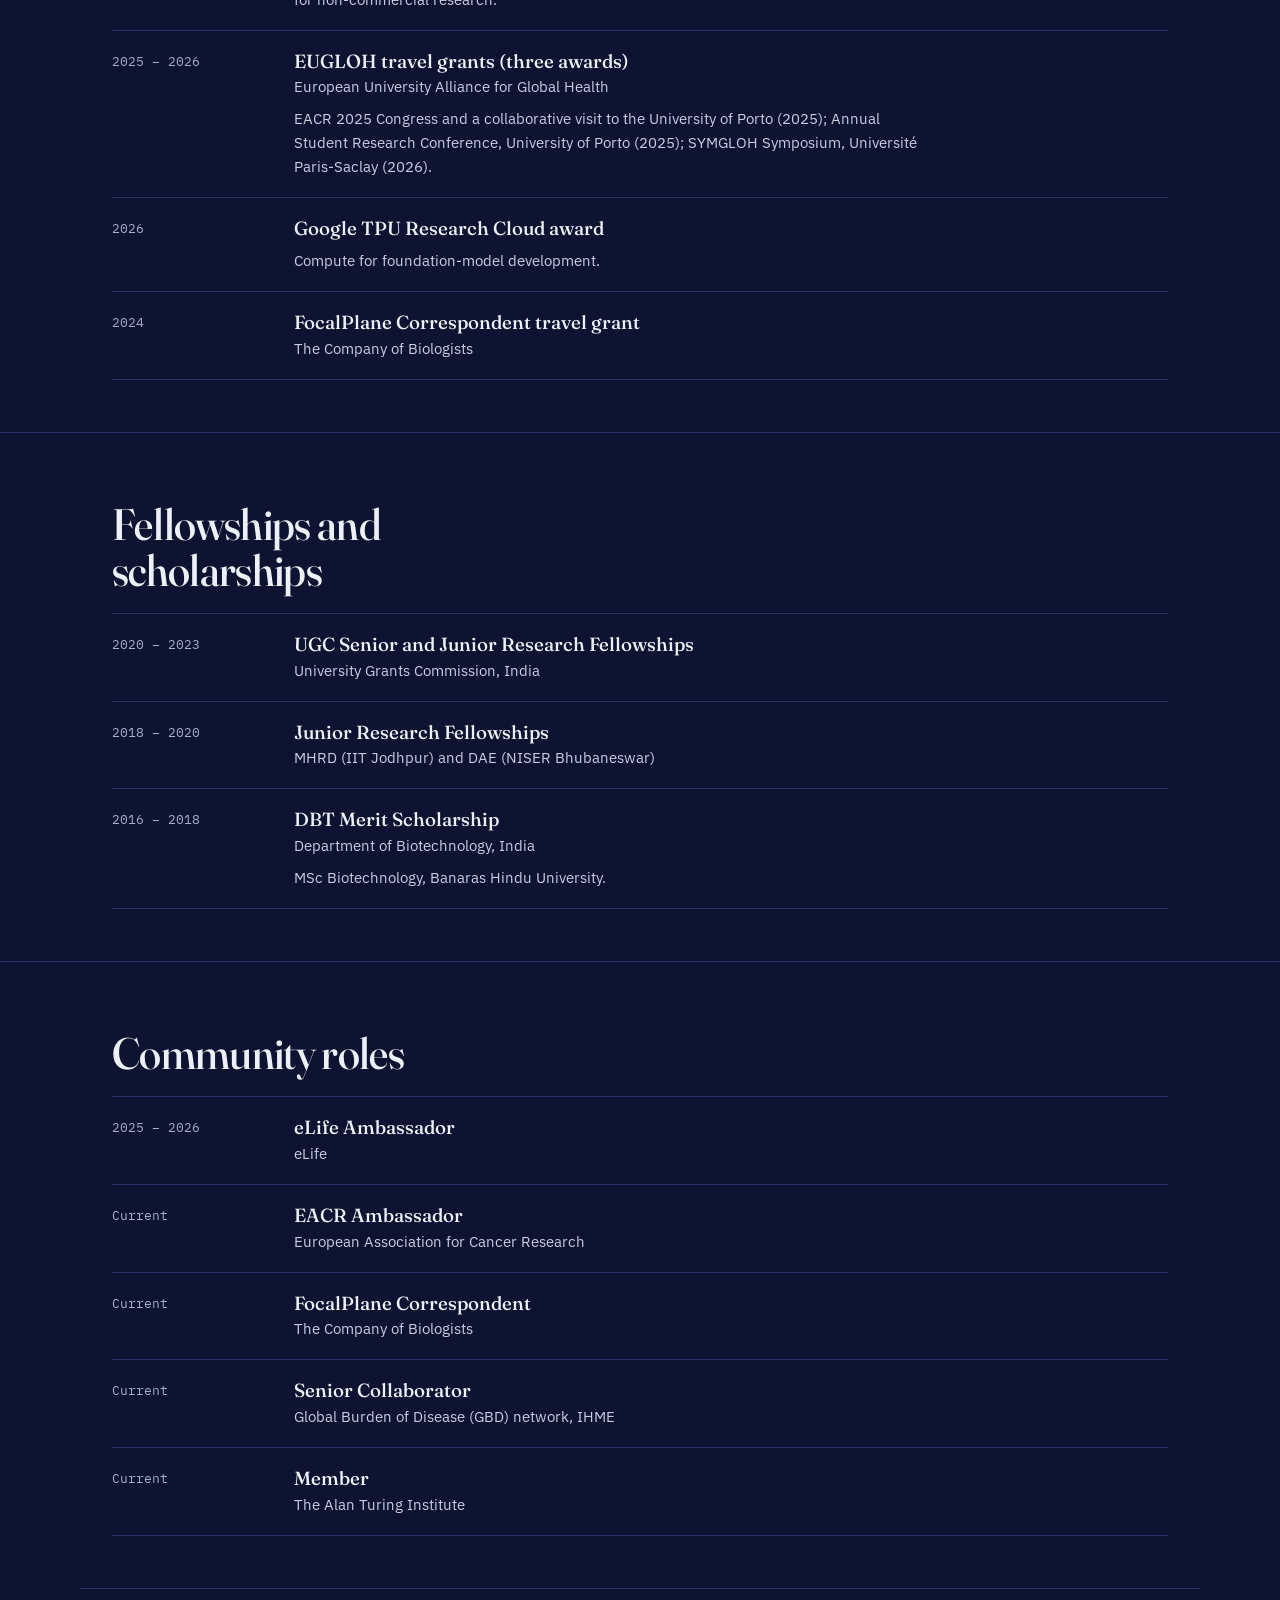
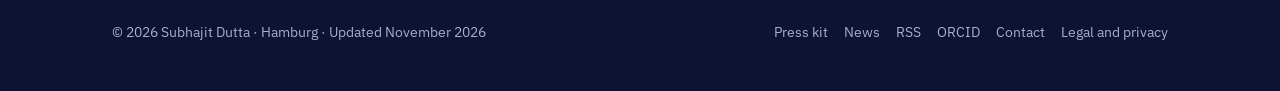
<file: awards/index.html>
<!doctype html>
<html lang="en">
<head>
<meta charset="utf-8">
<meta http-equiv="Content-Security-Policy" content="default-src 'self'; script-src 'self'; style-src 'self'; img-src 'self' data:; font-src 'self'; connect-src 'self' https://api.web3forms.com; form-action 'self' https://api.web3forms.com; base-uri 'self'; object-src 'none'; frame-src 'none'; worker-src 'none'; manifest-src 'self'; upgrade-insecure-requests">
<meta name="referrer" content="strict-origin-when-cross-origin">
<meta name="viewport" content="width=device-width, initial-scale=1, viewport-fit=cover">
<title>Subhajit Dutta — Awards</title>
<meta name="description" content="Prizes, research and travel grants, fellowships and community roles of Subhajit Dutta, including EMBO Travel Grants, a Google TPU Research Cloud award and best-presentation prizes.">
<meta name="author" content="Subhajit Dutta">
<link rel="canonical" href="https://duttasubhajit.com/awards/">
<meta property="og:type" content="website">
<meta property="og:title" content="Subhajit Dutta — Awards">
<meta property="og:description" content="Prizes, research and travel grants, fellowships and community roles of Subhajit Dutta, including EMBO Travel Grants, a Google TPU Research Cloud award and best-presentation prizes.">
<meta property="og:url" content="https://duttasubhajit.com/awards/">
<meta property="og:site_name" content="Subhajit Dutta">
<meta property="og:image" content="https://duttasubhajit.com/assets/img/og.jpg">
<meta property="og:image:width" content="1200">
<meta property="og:image:height" content="630">
<meta name="twitter:card" content="summary_large_image">
<meta name="twitter:site" content="@SDutta_2904">
<meta name="twitter:image" content="https://duttasubhajit.com/assets/img/og.jpg">
<meta name="robots" content="index, follow">
<link rel="icon" href="/assets/img/favicon.svg" type="image/svg+xml">
<link rel="preload" href="/assets/fonts/ibm-plex-sans-latin-400-normal.woff2" as="font" type="font/woff2" crossorigin>
<link rel="preload" href="/assets/fonts/fraunces-latin-opsz-normal.woff2" as="font" type="font/woff2" crossorigin>
<!-- build:headextra -->
<meta property="og:image:alt" content="Subhajit Dutta — Experimental cancer biologist and data-driven informatician">
<meta name="twitter:title" content="Subhajit Dutta — Awards">
<meta name="twitter:description" content="Prizes, research and travel grants, fellowships and community roles of Subhajit Dutta, including EMBO Travel Grants, a Google TPU Research Cloud award and best-presentation prizes.">
<link rel="alternate" type="application/rss+xml" title="Subhajit Dutta: news" href="/feed.xml">
<link rel="preload" href="/assets/fonts/ibm-plex-mono-latin-400-normal.woff2" as="font" type="font/woff2" crossorigin>
<!-- /build:headextra -->
<link rel="stylesheet" href="/assets/site.css?v=3035758975">
<script src="/assets/data/profile.js?v=09b55e5948" defer></script>
<script src="/assets/site.js?v=5fee35dea0" defer></script>
</head>
<body data-page="awards">
<a class="skip" href="#main">Skip to main content</a>
<!-- build:header -->
<header class="nav">
  <div class="wrap nav-top">
    <a class="brand" href="/" aria-label="Subhajit Dutta, home">
      <span class="brand-mark" aria-hidden="true">SD</span>
      <span class="brand-text"><span class="brand-name">Subhajit Dutta</span><span class="brand-sub">Cancer cell &amp; molecular biology · Imaging · Computation</span></span>
    </a>
    <div class="nav-right">
      <ul class="social nav-social-top" aria-label="Profiles">
        <li><a class="soc soc-orcid" href="https://orcid.org/0000-0003-2390-7492" target="_blank" rel="me noopener" aria-label="ORCID profile" title="ORCID"><svg viewBox="0 0 24 24" aria-hidden="true"><path fill="currentColor" d="M12 0C5.372 0 0 5.372 0 12s5.372 12 12 12 12-5.372 12-12S18.628 0 12 0zM7.369 4.378c.525 0 .947.431.947.947s-.422.947-.947.947a.95.95 0 0 1-.947-.947c0-.525.422-.947.947-.947zm-.722 3.038h1.444v10.041H6.647V7.416zm3.562 0h3.9c3.712 0 5.344 2.653 5.344 5.025 0 2.578-2.016 5.025-5.325 5.025h-3.919V7.416zm1.444 1.303v7.444h2.297c3.272 0 4.022-2.484 4.022-3.722 0-2.016-1.284-3.722-4.097-3.722h-2.222z"/></svg></a></li>
        <li><a class="soc soc-scholar" href="https://scholar.google.com/citations?user=DbkLvm4AAAAJ&amp;hl=en" target="_blank" rel="me noopener" aria-label="Google Scholar profile" title="Google Scholar"><svg viewBox="0 0 24 24" aria-hidden="true"><path fill="currentColor" d="M5.242 13.769 0 9.5 12 0l12 9.5-5.242 4.269C17.548 11.249 14.978 9.5 12 9.5c-2.977 0-5.548 1.748-6.758 4.269zM12 10a7 7 0 1 0 0 14 7 7 0 0 0 0-14z"/></svg></a></li>
        <li><a class="soc soc-github" href="https://github.com/subhajit-dutta-bio" target="_blank" rel="me noopener" aria-label="GitHub profile" title="GitHub"><svg viewBox="0 0 24 24" aria-hidden="true"><path fill="currentColor" d="M12 .297c-6.63 0-12 5.373-12 12 0 5.303 3.438 9.8 8.205 11.385.6.113.82-.258.82-.577 0-.285-.01-1.04-.015-2.04-3.338.724-4.042-1.61-4.042-1.61C4.422 18.07 3.633 17.7 3.633 17.7c-1.087-.744.084-.729.084-.729 1.205.084 1.838 1.236 1.838 1.236 1.07 1.835 2.809 1.305 3.495.998.108-.776.417-1.305.76-1.605-2.665-.3-5.466-1.332-5.466-5.93 0-1.31.465-2.38 1.235-3.22-.135-.303-.54-1.523.105-3.176 0 0 1.005-.322 3.3 1.23.96-.267 1.98-.399 3-.405 1.02.006 2.04.138 3 .405 2.28-1.552 3.285-1.23 3.285-1.23.645 1.653.24 2.873.12 3.176.765.84 1.23 1.91 1.23 3.22 0 4.61-2.805 5.625-5.475 5.92.42.36.81 1.096.81 2.22 0 1.606-.015 2.896-.015 3.286 0 .315.21.69.825.57C20.565 22.092 24 17.592 24 12.297c0-6.627-5.373-12-12-12"/></svg></a></li>
        <li><a class="soc soc-linkedin" href="https://www.linkedin.com/in/subhajit-dutta-bio/" target="_blank" rel="me noopener" aria-label="LinkedIn profile" title="LinkedIn"><svg viewBox="0 0 24 24" aria-hidden="true"><path fill="currentColor" d="M20.447 20.452h-3.554v-5.569c0-1.328-.027-3.037-1.852-3.037-1.853 0-2.136 1.445-2.136 2.939v5.667H9.351V9h3.414v1.561h.046c.477-.9 1.637-1.85 3.37-1.85 3.601 0 4.267 2.37 4.267 5.455v6.286zM5.337 7.433a2.062 2.062 0 1 1 0-4.125 2.062 2.062 0 0 1 0 4.125zM7.119 20.452H3.555V9h3.564v11.452zM22.225 0H1.771C.792 0 0 .774 0 1.729v20.542C0 23.227.792 24 1.771 24h20.451C23.2 24 24 23.227 24 22.271V1.729C24 .774 23.2 0 22.222 0h.003z"/></svg></a></li>
        <li><a class="soc soc-x" href="https://x.com/SDutta_2904" target="_blank" rel="me noopener" aria-label="X (Twitter) profile" title="X"><svg viewBox="0 0 24 24" aria-hidden="true"><path fill="currentColor" d="M18.901 1.153h3.68l-8.04 9.19L24 22.846h-7.406l-5.8-7.584-6.638 7.584H.474l8.6-9.83L0 1.154h7.594l5.243 6.932 6.064-6.933zm-1.291 19.491h2.039L6.486 3.24H4.298l13.312 17.404z"/></svg></a></li>
        <li><a class="soc soc-email" href="mailto:dsubhajit.edu@gmail.com" aria-label="Email dsubhajit.edu@gmail.com" title="Email"><svg viewBox="0 0 24 24" aria-hidden="true" fill="none" stroke="currentColor" stroke-width="1.8" stroke-linecap="round" stroke-linejoin="round"><rect x="2.5" y="4.5" width="19" height="15" rx="2.5"/><path d="M3.5 6.5l8.5 6.5 8.5-6.5"/></svg></a></li>
      </ul>
      <a class="nav-cv-pill" href="/cv/">CV</a>
      <button class="icon-btn" id="themeBtn" type="button" aria-label="Switch colour theme" title="Switch theme">
        <svg viewBox="0 0 24 24" fill="none" stroke="currentColor" stroke-width="1.8" stroke-linecap="round"><circle cx="12" cy="12" r="4.5"/><path d="M12 2.5v2.5M12 19v2.5M2.5 12H5M19 12h2.5M5.3 5.3l1.8 1.8M16.9 16.9l1.8 1.8M5.3 18.7l1.8-1.8M16.9 7.1l1.8-1.8"/></svg>
      </button>
      <button class="icon-btn menu-btn" id="menuBtn" type="button" aria-expanded="false" aria-controls="siteNav" aria-label="Open navigation menu" title="Menu">
        <svg class="ico-open" viewBox="0 0 24 24" fill="none" stroke="currentColor" stroke-width="1.9" stroke-linecap="round" aria-hidden="true"><path d="M4 7h16M4 12h16M4 17h16"/></svg>
        <svg class="ico-close" viewBox="0 0 24 24" fill="none" stroke="currentColor" stroke-width="1.9" stroke-linecap="round" aria-hidden="true"><path d="M6 6l12 12M18 6L6 18"/></svg>
      </button>
    </div>
  </div>
  <nav class="nav-tabs" id="siteNav" aria-label="Sections">
    <div class="wrap nav-drawer">
      <ul class="tabs" id="tabs">
        <li><a href="/" data-page="home">Home</a></li>
        <li><a href="/research/" data-page="research">Research</a></li>
        <li><a href="/publications/" data-page="publications">Publications</a></li>
        <li><a href="/software/" data-page="software">Software</a></li>
        <li><a href="/talks/" data-page="talks">Talks</a></li>
        <li><a href="/awards/" data-page="awards" aria-current="page">Awards</a></li>
        <li><a href="/cv/" data-page="cv">CV</a></li>
        <li><a href="/collaborate/" data-page="collaborate">Collaborate</a></li>
      </ul>
      <ul class="social nav-social-drawer" aria-label="Profile links">
        <li><a class="soc soc-orcid" href="https://orcid.org/0000-0003-2390-7492" target="_blank" rel="me noopener" aria-label="ORCID profile" title="ORCID"><svg viewBox="0 0 24 24" aria-hidden="true"><path fill="currentColor" d="M12 0C5.372 0 0 5.372 0 12s5.372 12 12 12 12-5.372 12-12S18.628 0 12 0zM7.369 4.378c.525 0 .947.431.947.947s-.422.947-.947.947a.95.95 0 0 1-.947-.947c0-.525.422-.947.947-.947zm-.722 3.038h1.444v10.041H6.647V7.416zm3.562 0h3.9c3.712 0 5.344 2.653 5.344 5.025 0 2.578-2.016 5.025-5.325 5.025h-3.919V7.416zm1.444 1.303v7.444h2.297c3.272 0 4.022-2.484 4.022-3.722 0-2.016-1.284-3.722-4.097-3.722h-2.222z"/></svg></a></li>
        <li><a class="soc soc-scholar" href="https://scholar.google.com/citations?user=DbkLvm4AAAAJ&amp;hl=en" target="_blank" rel="me noopener" aria-label="Google Scholar profile" title="Google Scholar"><svg viewBox="0 0 24 24" aria-hidden="true"><path fill="currentColor" d="M5.242 13.769 0 9.5 12 0l12 9.5-5.242 4.269C17.548 11.249 14.978 9.5 12 9.5c-2.977 0-5.548 1.748-6.758 4.269zM12 10a7 7 0 1 0 0 14 7 7 0 0 0 0-14z"/></svg></a></li>
        <li><a class="soc soc-github" href="https://github.com/subhajit-dutta-bio" target="_blank" rel="me noopener" aria-label="GitHub profile" title="GitHub"><svg viewBox="0 0 24 24" aria-hidden="true"><path fill="currentColor" d="M12 .297c-6.63 0-12 5.373-12 12 0 5.303 3.438 9.8 8.205 11.385.6.113.82-.258.82-.577 0-.285-.01-1.04-.015-2.04-3.338.724-4.042-1.61-4.042-1.61C4.422 18.07 3.633 17.7 3.633 17.7c-1.087-.744.084-.729.084-.729 1.205.084 1.838 1.236 1.838 1.236 1.07 1.835 2.809 1.305 3.495.998.108-.776.417-1.305.76-1.605-2.665-.3-5.466-1.332-5.466-5.93 0-1.31.465-2.38 1.235-3.22-.135-.303-.54-1.523.105-3.176 0 0 1.005-.322 3.3 1.23.96-.267 1.98-.399 3-.405 1.02.006 2.04.138 3 .405 2.28-1.552 3.285-1.23 3.285-1.23.645 1.653.24 2.873.12 3.176.765.84 1.23 1.91 1.23 3.22 0 4.61-2.805 5.625-5.475 5.92.42.36.81 1.096.81 2.22 0 1.606-.015 2.896-.015 3.286 0 .315.21.69.825.57C20.565 22.092 24 17.592 24 12.297c0-6.627-5.373-12-12-12"/></svg></a></li>
        <li><a class="soc soc-linkedin" href="https://www.linkedin.com/in/subhajit-dutta-bio/" target="_blank" rel="me noopener" aria-label="LinkedIn profile" title="LinkedIn"><svg viewBox="0 0 24 24" aria-hidden="true"><path fill="currentColor" d="M20.447 20.452h-3.554v-5.569c0-1.328-.027-3.037-1.852-3.037-1.853 0-2.136 1.445-2.136 2.939v5.667H9.351V9h3.414v1.561h.046c.477-.9 1.637-1.85 3.37-1.85 3.601 0 4.267 2.37 4.267 5.455v6.286zM5.337 7.433a2.062 2.062 0 1 1 0-4.125 2.062 2.062 0 0 1 0 4.125zM7.119 20.452H3.555V9h3.564v11.452zM22.225 0H1.771C.792 0 0 .774 0 1.729v20.542C0 23.227.792 24 1.771 24h20.451C23.2 24 24 23.227 24 22.271V1.729C24 .774 23.2 0 22.222 0h.003z"/></svg></a></li>
        <li><a class="soc soc-x" href="https://x.com/SDutta_2904" target="_blank" rel="me noopener" aria-label="X (Twitter) profile" title="X"><svg viewBox="0 0 24 24" aria-hidden="true"><path fill="currentColor" d="M18.901 1.153h3.68l-8.04 9.19L24 22.846h-7.406l-5.8-7.584-6.638 7.584H.474l8.6-9.83L0 1.154h7.594l5.243 6.932 6.064-6.933zm-1.291 19.491h2.039L6.486 3.24H4.298l13.312 17.404z"/></svg></a></li>
        <li><a class="soc soc-email" href="mailto:dsubhajit.edu@gmail.com" aria-label="Email dsubhajit.edu@gmail.com" title="Email"><svg viewBox="0 0 24 24" aria-hidden="true" fill="none" stroke="currentColor" stroke-width="1.8" stroke-linecap="round" stroke-linejoin="round"><rect x="2.5" y="4.5" width="19" height="15" rx="2.5"/><path d="M3.5 6.5l8.5 6.5 8.5-6.5"/></svg></a></li>
      </ul>
    </div>
  </nav>
</header>
<!-- /build:header -->
<main id="main">

<section class="page-head">
  <div class="wrap">
    <h1>Awards</h1>
    <p class="lede">Prizes, grants, fellowships and the community roles I hold. Talks and posters are listed under <a href="/talks/">Talks</a>.</p>
  </div>
</section>
<section class="section flush" aria-label="Highlights">
  <div class="wrap">
    <div class="award-cards" id="awardCards"><!-- build:award-cards --><article class="award-card"><div class="award-year">2025</div><h3>Best oral presentation</h3><p>6th EUGLOH Annual Student Research Conference, University of Porto</p></article>
      <article class="award-card"><div class="award-year">2025</div><h3>Second-best poster</h3><p>SFB/CRC 1348 Dynamic Cellular Interfaces, Universität Münster</p></article>
      <article class="award-card"><div class="award-year">2022</div><h3>Best oral presentation</h3><p>49th Annual Conference of the Indian Immunology Society (Immunocon)</p></article><!-- /build:award-cards --></div>
  </div>
</section>
<div id="awardGroups"><!-- build:award-groups --><section class="section" aria-label="Prizes and distinctions"><div class="wrap"><div class="section-head"><h2>Prizes and distinctions</h2></div><ol class="rows">
      <li class="row"><div class="row-when">2026</div><div><div class="row-title">Selected speaker, Three Minute Thesis</div><div class="row-where">Hamburg Research Academy</div><p class="row-what">One of 10 speakers selected from 19 applicants.</p></div></li>
      <li class="row"><div class="row-when">2025</div><div><div class="row-title">Best oral presentation</div><div class="row-where">6th EUGLOH Annual Student Research Conference, University of Porto</div></div></li>
      <li class="row"><div class="row-when">2025</div><div><div class="row-title">Second-best poster</div><div class="row-where">SFB/CRC 1348 Dynamic Cellular Interfaces, Universität Münster</div></div></li>
      <li class="row"><div class="row-when">2022</div><div><div class="row-title">Best oral presentation</div><div class="row-where">49th Annual Conference of the Indian Immunology Society (Immunocon)</div></div></li>
    </ol></div></section>
<section class="section" aria-label="Research and travel grants"><div class="wrap"><div class="section-head"><h2>Research and travel grants</h2></div><ol class="rows">
      <li class="row"><div class="row-when">2025 – 2026</div><div><div class="row-title">EMBO Travel Grants</div><div class="row-where">ASCB|EMBO Cell Bio 2025 and 2026</div></div></li>
      <li class="row"><div class="row-when">2026 – 2027</div><div><div class="row-title">Google Antigravity upgraded access for scientists</div><div class="row-where">Google</div><p class="row-what">Six months of top-tier access to Google Antigravity, including Gemini 4 Argon and Carbon, for non-commercial research.</p></div></li>
      <li class="row"><div class="row-when">2025 – 2026</div><div><div class="row-title">EUGLOH travel grants (three awards)</div><div class="row-where">European University Alliance for Global Health</div><p class="row-what">EACR 2025 Congress and a collaborative visit to the University of Porto (2025); Annual Student Research Conference, University of Porto (2025); SYMGLOH Symposium, Université Paris-Saclay (2026).</p></div></li>
      <li class="row"><div class="row-when">2026</div><div><div class="row-title">Google TPU Research Cloud award</div><p class="row-what">Compute for foundation-model development.</p></div></li>
      <li class="row"><div class="row-when">2024</div><div><div class="row-title">FocalPlane Correspondent travel grant</div><div class="row-where">The Company of Biologists</div></div></li>
    </ol></div></section>
<section class="section" aria-label="Fellowships and scholarships"><div class="wrap"><div class="section-head"><h2>Fellowships and scholarships</h2></div><ol class="rows">
      <li class="row"><div class="row-when">2020 – 2023</div><div><div class="row-title">UGC Senior and Junior Research Fellowships</div><div class="row-where">University Grants Commission, India</div></div></li>
      <li class="row"><div class="row-when">2018 – 2020</div><div><div class="row-title">Junior Research Fellowships</div><div class="row-where">MHRD (IIT Jodhpur) and DAE (NISER Bhubaneswar)</div></div></li>
      <li class="row"><div class="row-when">2016 – 2018</div><div><div class="row-title">DBT Merit Scholarship</div><div class="row-where">Department of Biotechnology, India</div><p class="row-what">MSc Biotechnology, Banaras Hindu University.</p></div></li>
    </ol></div></section>
<section class="section" aria-label="Community roles"><div class="wrap"><div class="section-head"><h2>Community roles</h2></div><ol class="rows">
      <li class="row"><div class="row-when">2025 – 2026</div><div><div class="row-title">eLife Ambassador</div><div class="row-where">eLife</div></div></li>
      <li class="row"><div class="row-when">Current</div><div><div class="row-title">EACR Ambassador</div><div class="row-where">European Association for Cancer Research</div></div></li>
      <li class="row"><div class="row-when">Current</div><div><div class="row-title">FocalPlane Correspondent</div><div class="row-where">The Company of Biologists</div></div></li>
      <li class="row"><div class="row-when">Current</div><div><div class="row-title">Senior Collaborator</div><div class="row-where">Global Burden of Disease (GBD) network, IHME</div></div></li>
      <li class="row"><div class="row-when">Current</div><div><div class="row-title">Member</div><div class="row-where">The Alan Turing Institute</div></div></li>
    </ol></div></section><!-- /build:award-groups --></div>
</main>
<!-- build:footer -->
<footer>
  <div class="wrap">
    <span>© 2026 Subhajit Dutta · Hamburg · <span class="upd">Updated <time datetime="2026-11-21">November 2026</time></span></span>
    <span class="links">
      <a href="/media/">Press kit</a>
      <a href="/news/">News</a>
      <a href="/feed.xml" type="application/rss+xml">RSS</a>
      <a href="https://orcid.org/0000-0003-2390-7492" rel="me noopener" target="_blank">ORCID</a>
      <a href="/collaborate/">Contact</a>
      <a href="/legal/">Legal and privacy</a>
    </span>
  </div>
</footer>
<!-- /build:footer -->
</body>
</html>
</file>
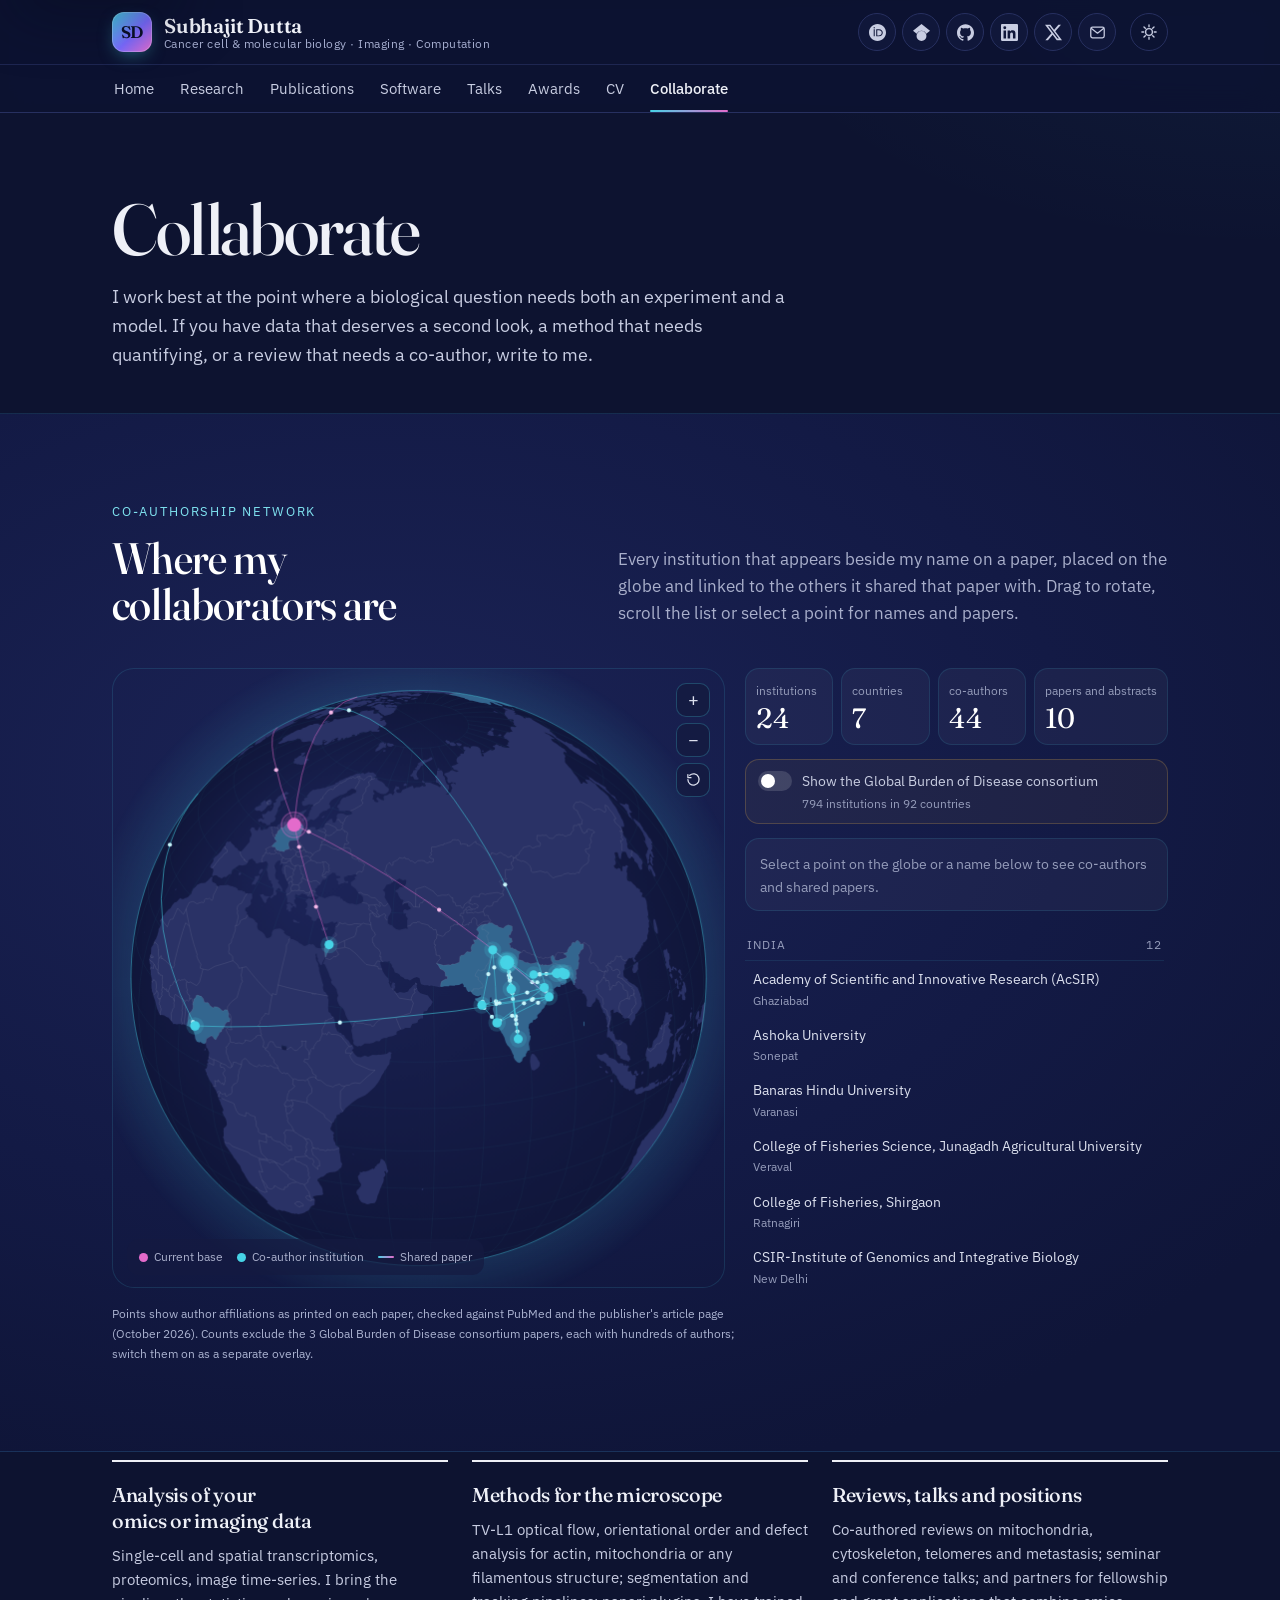
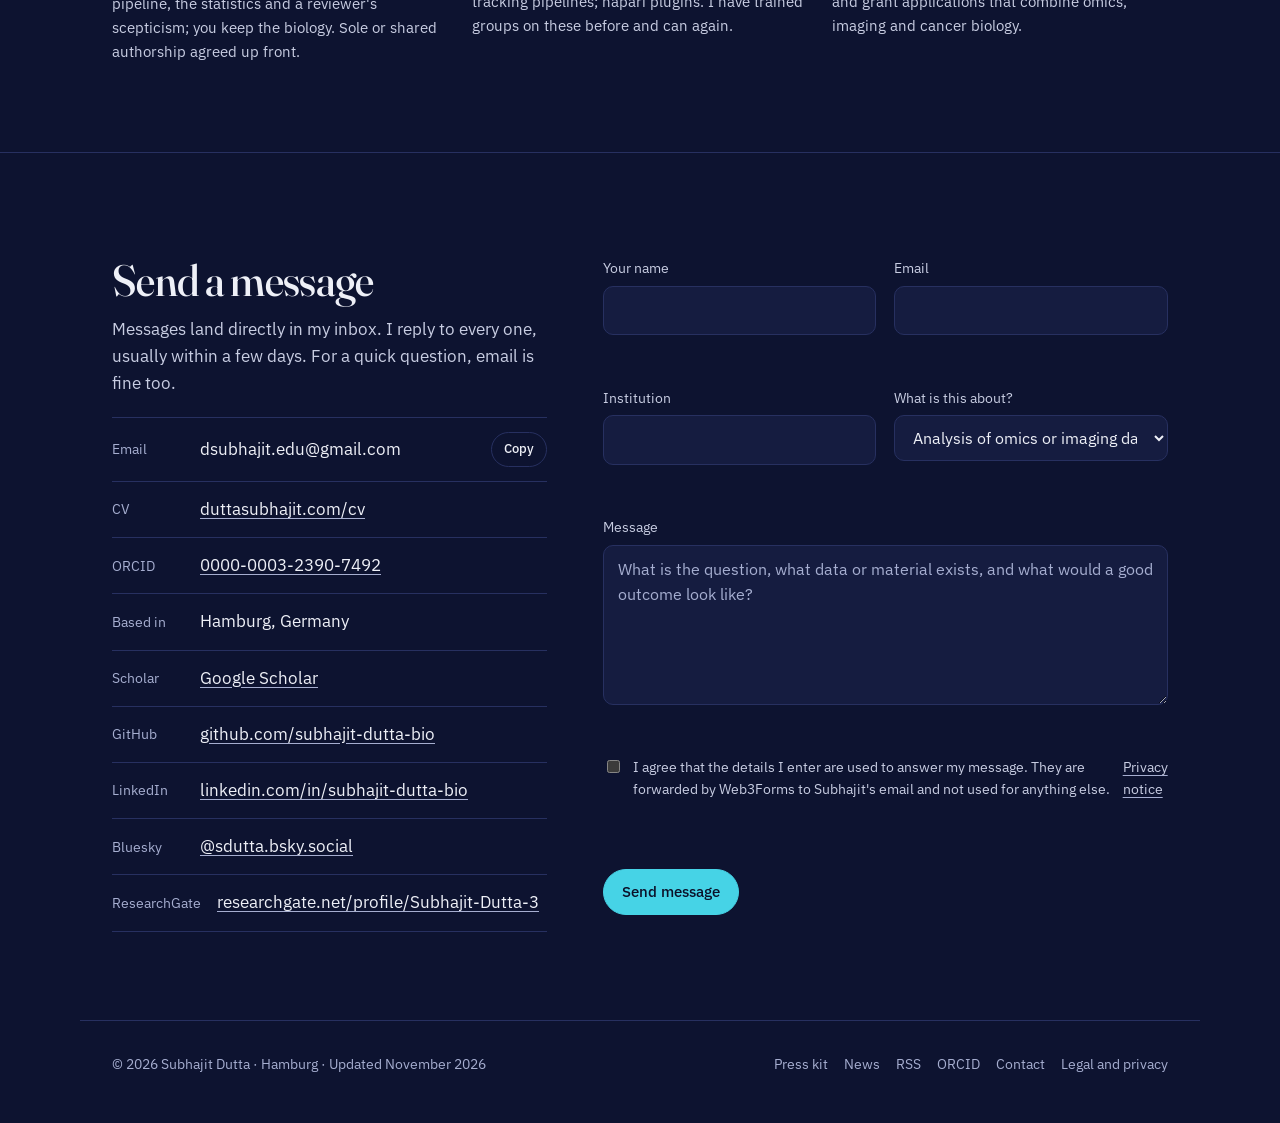
<file: collaborate/index.html>
<!doctype html>
<html lang="en">
<head>
<meta charset="utf-8">
<meta http-equiv="Content-Security-Policy" content="default-src 'self'; script-src 'self'; style-src 'self'; img-src 'self' data:; font-src 'self'; connect-src 'self' https://api.web3forms.com; form-action 'self' https://api.web3forms.com; base-uri 'self'; object-src 'none'; frame-src 'none'; worker-src 'none'; manifest-src 'self'; upgrade-insecure-requests">
<meta name="referrer" content="strict-origin-when-cross-origin">
<meta name="viewport" content="width=device-width, initial-scale=1, viewport-fit=cover">
<title>Subhajit Dutta — Collaborate</title>
<meta name="description" content="Work with Subhajit Dutta: computational analysis of public or your own omics and imaging data, image-analysis methods, co-authored reviews, talks and fellowship partnerships.">
<meta name="author" content="Subhajit Dutta">
<link rel="canonical" href="https://duttasubhajit.com/collaborate/">
<meta property="og:type" content="website">
<meta property="og:title" content="Subhajit Dutta — Collaborate">
<meta property="og:description" content="Work with Subhajit Dutta: computational analysis of public or your own omics and imaging data, image-analysis methods, co-authored reviews, talks and fellowship partnerships.">
<meta property="og:url" content="https://duttasubhajit.com/collaborate/">
<meta property="og:site_name" content="Subhajit Dutta">
<meta property="og:image" content="https://duttasubhajit.com/assets/img/og.jpg">
<meta property="og:image:width" content="1200">
<meta property="og:image:height" content="630">
<meta name="twitter:card" content="summary_large_image">
<meta name="twitter:site" content="@SDutta_2904">
<meta name="twitter:image" content="https://duttasubhajit.com/assets/img/og.jpg">
<meta name="robots" content="index, follow">
<link rel="icon" href="/assets/img/favicon.svg" type="image/svg+xml">
<link rel="preload" href="/assets/fonts/ibm-plex-sans-latin-400-normal.woff2" as="font" type="font/woff2" crossorigin>
<link rel="preload" href="/assets/fonts/fraunces-latin-opsz-normal.woff2" as="font" type="font/woff2" crossorigin>
<!-- build:headextra -->
<meta property="og:image:alt" content="Subhajit Dutta — Experimental cancer biologist and data-driven informatician">
<meta name="twitter:title" content="Subhajit Dutta — Collaborate">
<meta name="twitter:description" content="Work with Subhajit Dutta: computational analysis of public or your own omics and imaging data, image-analysis methods, co-authored reviews, talks and fellowship partnerships.">
<link rel="alternate" type="application/rss+xml" title="Subhajit Dutta: news" href="/feed.xml">
<link rel="preload" href="/assets/fonts/ibm-plex-mono-latin-400-normal.woff2" as="font" type="font/woff2" crossorigin>
<!-- /build:headextra -->
<link rel="stylesheet" href="/assets/site.css?v=3035758975">
<script src="/assets/data/profile.js?v=09b55e5948" defer></script>
<script src="/assets/data/network.js?v=ec5de9b3c9" defer></script>
<script src="/assets/vendor/d3-array.min.js" defer></script>
<script src="/assets/vendor/d3-geo.min.js" defer></script>
<script src="/assets/vendor/topojson-client.min.js" defer></script>
<script src="/assets/site.js?v=5fee35dea0" defer></script>
</head>
<body data-page="collaborate">
<a class="skip" href="#main">Skip to main content</a>
<!-- build:header -->
<header class="nav">
  <div class="wrap nav-top">
    <a class="brand" href="/" aria-label="Subhajit Dutta, home">
      <span class="brand-mark" aria-hidden="true">SD</span>
      <span class="brand-text"><span class="brand-name">Subhajit Dutta</span><span class="brand-sub">Cancer cell &amp; molecular biology · Imaging · Computation</span></span>
    </a>
    <div class="nav-right">
      <ul class="social nav-social-top" aria-label="Profiles">
        <li><a class="soc soc-orcid" href="https://orcid.org/0000-0003-2390-7492" target="_blank" rel="me noopener" aria-label="ORCID profile" title="ORCID"><svg viewBox="0 0 24 24" aria-hidden="true"><path fill="currentColor" d="M12 0C5.372 0 0 5.372 0 12s5.372 12 12 12 12-5.372 12-12S18.628 0 12 0zM7.369 4.378c.525 0 .947.431.947.947s-.422.947-.947.947a.95.95 0 0 1-.947-.947c0-.525.422-.947.947-.947zm-.722 3.038h1.444v10.041H6.647V7.416zm3.562 0h3.9c3.712 0 5.344 2.653 5.344 5.025 0 2.578-2.016 5.025-5.325 5.025h-3.919V7.416zm1.444 1.303v7.444h2.297c3.272 0 4.022-2.484 4.022-3.722 0-2.016-1.284-3.722-4.097-3.722h-2.222z"/></svg></a></li>
        <li><a class="soc soc-scholar" href="https://scholar.google.com/citations?user=DbkLvm4AAAAJ&amp;hl=en" target="_blank" rel="me noopener" aria-label="Google Scholar profile" title="Google Scholar"><svg viewBox="0 0 24 24" aria-hidden="true"><path fill="currentColor" d="M5.242 13.769 0 9.5 12 0l12 9.5-5.242 4.269C17.548 11.249 14.978 9.5 12 9.5c-2.977 0-5.548 1.748-6.758 4.269zM12 10a7 7 0 1 0 0 14 7 7 0 0 0 0-14z"/></svg></a></li>
        <li><a class="soc soc-github" href="https://github.com/subhajit-dutta-bio" target="_blank" rel="me noopener" aria-label="GitHub profile" title="GitHub"><svg viewBox="0 0 24 24" aria-hidden="true"><path fill="currentColor" d="M12 .297c-6.63 0-12 5.373-12 12 0 5.303 3.438 9.8 8.205 11.385.6.113.82-.258.82-.577 0-.285-.01-1.04-.015-2.04-3.338.724-4.042-1.61-4.042-1.61C4.422 18.07 3.633 17.7 3.633 17.7c-1.087-.744.084-.729.084-.729 1.205.084 1.838 1.236 1.838 1.236 1.07 1.835 2.809 1.305 3.495.998.108-.776.417-1.305.76-1.605-2.665-.3-5.466-1.332-5.466-5.93 0-1.31.465-2.38 1.235-3.22-.135-.303-.54-1.523.105-3.176 0 0 1.005-.322 3.3 1.23.96-.267 1.98-.399 3-.405 1.02.006 2.04.138 3 .405 2.28-1.552 3.285-1.23 3.285-1.23.645 1.653.24 2.873.12 3.176.765.84 1.23 1.91 1.23 3.22 0 4.61-2.805 5.625-5.475 5.92.42.36.81 1.096.81 2.22 0 1.606-.015 2.896-.015 3.286 0 .315.21.69.825.57C20.565 22.092 24 17.592 24 12.297c0-6.627-5.373-12-12-12"/></svg></a></li>
        <li><a class="soc soc-linkedin" href="https://www.linkedin.com/in/subhajit-dutta-bio/" target="_blank" rel="me noopener" aria-label="LinkedIn profile" title="LinkedIn"><svg viewBox="0 0 24 24" aria-hidden="true"><path fill="currentColor" d="M20.447 20.452h-3.554v-5.569c0-1.328-.027-3.037-1.852-3.037-1.853 0-2.136 1.445-2.136 2.939v5.667H9.351V9h3.414v1.561h.046c.477-.9 1.637-1.85 3.37-1.85 3.601 0 4.267 2.37 4.267 5.455v6.286zM5.337 7.433a2.062 2.062 0 1 1 0-4.125 2.062 2.062 0 0 1 0 4.125zM7.119 20.452H3.555V9h3.564v11.452zM22.225 0H1.771C.792 0 0 .774 0 1.729v20.542C0 23.227.792 24 1.771 24h20.451C23.2 24 24 23.227 24 22.271V1.729C24 .774 23.2 0 22.222 0h.003z"/></svg></a></li>
        <li><a class="soc soc-x" href="https://x.com/SDutta_2904" target="_blank" rel="me noopener" aria-label="X (Twitter) profile" title="X"><svg viewBox="0 0 24 24" aria-hidden="true"><path fill="currentColor" d="M18.901 1.153h3.68l-8.04 9.19L24 22.846h-7.406l-5.8-7.584-6.638 7.584H.474l8.6-9.83L0 1.154h7.594l5.243 6.932 6.064-6.933zm-1.291 19.491h2.039L6.486 3.24H4.298l13.312 17.404z"/></svg></a></li>
        <li><a class="soc soc-email" href="mailto:dsubhajit.edu@gmail.com" aria-label="Email dsubhajit.edu@gmail.com" title="Email"><svg viewBox="0 0 24 24" aria-hidden="true" fill="none" stroke="currentColor" stroke-width="1.8" stroke-linecap="round" stroke-linejoin="round"><rect x="2.5" y="4.5" width="19" height="15" rx="2.5"/><path d="M3.5 6.5l8.5 6.5 8.5-6.5"/></svg></a></li>
      </ul>
      <a class="nav-cv-pill" href="/cv/">CV</a>
      <button class="icon-btn" id="themeBtn" type="button" aria-label="Switch colour theme" title="Switch theme">
        <svg viewBox="0 0 24 24" fill="none" stroke="currentColor" stroke-width="1.8" stroke-linecap="round"><circle cx="12" cy="12" r="4.5"/><path d="M12 2.5v2.5M12 19v2.5M2.5 12H5M19 12h2.5M5.3 5.3l1.8 1.8M16.9 16.9l1.8 1.8M5.3 18.7l1.8-1.8M16.9 7.1l1.8-1.8"/></svg>
      </button>
      <button class="icon-btn menu-btn" id="menuBtn" type="button" aria-expanded="false" aria-controls="siteNav" aria-label="Open navigation menu" title="Menu">
        <svg class="ico-open" viewBox="0 0 24 24" fill="none" stroke="currentColor" stroke-width="1.9" stroke-linecap="round" aria-hidden="true"><path d="M4 7h16M4 12h16M4 17h16"/></svg>
        <svg class="ico-close" viewBox="0 0 24 24" fill="none" stroke="currentColor" stroke-width="1.9" stroke-linecap="round" aria-hidden="true"><path d="M6 6l12 12M18 6L6 18"/></svg>
      </button>
    </div>
  </div>
  <nav class="nav-tabs" id="siteNav" aria-label="Sections">
    <div class="wrap nav-drawer">
      <ul class="tabs" id="tabs">
        <li><a href="/" data-page="home">Home</a></li>
        <li><a href="/research/" data-page="research">Research</a></li>
        <li><a href="/publications/" data-page="publications">Publications</a></li>
        <li><a href="/software/" data-page="software">Software</a></li>
        <li><a href="/talks/" data-page="talks">Talks</a></li>
        <li><a href="/awards/" data-page="awards">Awards</a></li>
        <li><a href="/cv/" data-page="cv">CV</a></li>
        <li><a href="/collaborate/" data-page="collaborate" aria-current="page">Collaborate</a></li>
      </ul>
      <ul class="social nav-social-drawer" aria-label="Profile links">
        <li><a class="soc soc-orcid" href="https://orcid.org/0000-0003-2390-7492" target="_blank" rel="me noopener" aria-label="ORCID profile" title="ORCID"><svg viewBox="0 0 24 24" aria-hidden="true"><path fill="currentColor" d="M12 0C5.372 0 0 5.372 0 12s5.372 12 12 12 12-5.372 12-12S18.628 0 12 0zM7.369 4.378c.525 0 .947.431.947.947s-.422.947-.947.947a.95.95 0 0 1-.947-.947c0-.525.422-.947.947-.947zm-.722 3.038h1.444v10.041H6.647V7.416zm3.562 0h3.9c3.712 0 5.344 2.653 5.344 5.025 0 2.578-2.016 5.025-5.325 5.025h-3.919V7.416zm1.444 1.303v7.444h2.297c3.272 0 4.022-2.484 4.022-3.722 0-2.016-1.284-3.722-4.097-3.722h-2.222z"/></svg></a></li>
        <li><a class="soc soc-scholar" href="https://scholar.google.com/citations?user=DbkLvm4AAAAJ&amp;hl=en" target="_blank" rel="me noopener" aria-label="Google Scholar profile" title="Google Scholar"><svg viewBox="0 0 24 24" aria-hidden="true"><path fill="currentColor" d="M5.242 13.769 0 9.5 12 0l12 9.5-5.242 4.269C17.548 11.249 14.978 9.5 12 9.5c-2.977 0-5.548 1.748-6.758 4.269zM12 10a7 7 0 1 0 0 14 7 7 0 0 0 0-14z"/></svg></a></li>
        <li><a class="soc soc-github" href="https://github.com/subhajit-dutta-bio" target="_blank" rel="me noopener" aria-label="GitHub profile" title="GitHub"><svg viewBox="0 0 24 24" aria-hidden="true"><path fill="currentColor" d="M12 .297c-6.63 0-12 5.373-12 12 0 5.303 3.438 9.8 8.205 11.385.6.113.82-.258.82-.577 0-.285-.01-1.04-.015-2.04-3.338.724-4.042-1.61-4.042-1.61C4.422 18.07 3.633 17.7 3.633 17.7c-1.087-.744.084-.729.084-.729 1.205.084 1.838 1.236 1.838 1.236 1.07 1.835 2.809 1.305 3.495.998.108-.776.417-1.305.76-1.605-2.665-.3-5.466-1.332-5.466-5.93 0-1.31.465-2.38 1.235-3.22-.135-.303-.54-1.523.105-3.176 0 0 1.005-.322 3.3 1.23.96-.267 1.98-.399 3-.405 1.02.006 2.04.138 3 .405 2.28-1.552 3.285-1.23 3.285-1.23.645 1.653.24 2.873.12 3.176.765.84 1.23 1.91 1.23 3.22 0 4.61-2.805 5.625-5.475 5.92.42.36.81 1.096.81 2.22 0 1.606-.015 2.896-.015 3.286 0 .315.21.69.825.57C20.565 22.092 24 17.592 24 12.297c0-6.627-5.373-12-12-12"/></svg></a></li>
        <li><a class="soc soc-linkedin" href="https://www.linkedin.com/in/subhajit-dutta-bio/" target="_blank" rel="me noopener" aria-label="LinkedIn profile" title="LinkedIn"><svg viewBox="0 0 24 24" aria-hidden="true"><path fill="currentColor" d="M20.447 20.452h-3.554v-5.569c0-1.328-.027-3.037-1.852-3.037-1.853 0-2.136 1.445-2.136 2.939v5.667H9.351V9h3.414v1.561h.046c.477-.9 1.637-1.85 3.37-1.85 3.601 0 4.267 2.37 4.267 5.455v6.286zM5.337 7.433a2.062 2.062 0 1 1 0-4.125 2.062 2.062 0 0 1 0 4.125zM7.119 20.452H3.555V9h3.564v11.452zM22.225 0H1.771C.792 0 0 .774 0 1.729v20.542C0 23.227.792 24 1.771 24h20.451C23.2 24 24 23.227 24 22.271V1.729C24 .774 23.2 0 22.222 0h.003z"/></svg></a></li>
        <li><a class="soc soc-x" href="https://x.com/SDutta_2904" target="_blank" rel="me noopener" aria-label="X (Twitter) profile" title="X"><svg viewBox="0 0 24 24" aria-hidden="true"><path fill="currentColor" d="M18.901 1.153h3.68l-8.04 9.19L24 22.846h-7.406l-5.8-7.584-6.638 7.584H.474l8.6-9.83L0 1.154h7.594l5.243 6.932 6.064-6.933zm-1.291 19.491h2.039L6.486 3.24H4.298l13.312 17.404z"/></svg></a></li>
        <li><a class="soc soc-email" href="mailto:dsubhajit.edu@gmail.com" aria-label="Email dsubhajit.edu@gmail.com" title="Email"><svg viewBox="0 0 24 24" aria-hidden="true" fill="none" stroke="currentColor" stroke-width="1.8" stroke-linecap="round" stroke-linejoin="round"><rect x="2.5" y="4.5" width="19" height="15" rx="2.5"/><path d="M3.5 6.5l8.5 6.5 8.5-6.5"/></svg></a></li>
      </ul>
    </div>
  </nav>
</header>
<!-- /build:header -->
<main id="main">

<section class="page-head">
  <div class="wrap">
    <h1>Collaborate</h1>
    <p class="lede">I work best at the point where a biological question needs both an experiment and a model. If you have data that deserves a second look, a method that needs quantifying, or a review that needs a co-author, write to me.</p>
  </div>
</section>

<section class="net-section" aria-labelledby="h-net">
  <div class="wrap">
    <div class="net-head">
      <div>
        <p class="eyebrow">Co-authorship network</p>
        <h2 id="h-net">Where my collaborators are</h2>
      </div>
      <p class="net-intro">Every institution that appears beside my name on a paper, placed on the globe and linked to the others it shared that paper with. Drag to rotate, scroll the list or select a point for names and papers.</p>
    </div>
    <div class="net">
      <div class="net-stage" id="netStage">
        <canvas id="globe" role="img" aria-label="Interactive globe of co-author institutions"></canvas>
        <div class="net-tip" id="netTip" hidden></div>
        <div class="net-zoom">
          <button type="button" class="net-btn" data-zoom="1" aria-label="Zoom in">+</button>
          <button type="button" class="net-btn" data-zoom="-1" aria-label="Zoom out">−</button>
          <button type="button" class="net-btn" data-reset aria-label="Reset view" title="Reset view"><svg viewBox="0 0 24 24" fill="none" stroke="currentColor" stroke-width="2" stroke-linecap="round" stroke-linejoin="round"><path d="M3 12a9 9 0 1 0 3-6.7"/><path d="M3 4v5h5"/></svg></button>
        </div>
        <ul class="net-legend" aria-hidden="true">
          <li><i class="lg-home"></i>Current base</li>
          <li><i class="lg-core"></i>Co-author institution</li>
          <li><i class="lg-arc"></i>Shared paper</li>
          <li class="lg-gbd-item" hidden><i class="lg-gbd"></i>GBD consortium</li>
        </ul>
      </div>
      <aside class="net-side">
        <dl class="net-stats" id="netStats"></dl>
        <label class="net-toggle"><input type="checkbox" id="gbdToggle"><span class="sw" aria-hidden="true"></span><span>Show the Global Burden of Disease consortium <small id="gbdNote"></small></span></label>
        <div class="net-detail" id="netDetail" aria-live="polite"></div>
        <ol class="net-list" id="netList" aria-label="Institutions by country"></ol>
      </aside>
    </div>
    <p class="net-source" id="netSource"></p>
  </div>
</section>

<section class="section flush">
  <div class="wrap">
    <div class="offer">
      <article>
        <h3>Analysis of your omics or imaging data</h3>
        <p>Single-cell and spatial transcriptomics, proteomics, image time-series. I bring the pipeline, the statistics and a reviewer's scepticism; you keep the biology. Sole or shared authorship agreed up front.</p>
      </article>
      <article>
        <h3>Methods for the microscope</h3>
        <p>TV-L1 optical flow, orientational order and defect analysis for actin, mitochondria or any filamentous structure; segmentation and tracking pipelines; napari plugins. I have trained groups on these before and can again.</p>
      </article>
      <article>
        <h3>Reviews, talks and positions</h3>
        <p>Co-authored reviews on mitochondria, cytoskeleton, telomeres and metastasis; seminar and conference talks; and partners for fellowship and grant applications that combine omics, imaging and cancer biology.</p>
      </article>
    </div>
  </div>
</section>

<section class="section" aria-labelledby="h-form">
  <div class="wrap">
    <div class="form-wrap">
      <div class="form-aside">
        <h2 id="h-form" class="form-title">Send a message</h2>
        <p>Messages land directly in my inbox. I reply to every one, usually within a few days. For a quick question, email is fine too.</p>
        <ul class="contact-list">
          <li><span class="k">Email</span><span class="v sel" data-email></span><button class="btn sm" type="button" data-copy-email>Copy</button></li>
          <li><span class="k">CV</span><span class="v"><a href="/cv/">duttasubhajit.com/cv</a></span></li>
          <li><span class="k">ORCID</span><span class="v"><a href="https://orcid.org/0000-0003-2390-7492" rel="me noopener" target="_blank">0000-0003-2390-7492</a></span></li>
          <li><span class="k">Based in</span><span class="v" data-pos="place">Hamburg, Germany</span></li>
          <li><span class="k">Scholar</span><span class="v"><a href="https://scholar.google.com/citations?user=DbkLvm4AAAAJ&amp;hl=en" rel="me noopener" target="_blank">Google Scholar</a></span></li>
          <li><span class="k">GitHub</span><span class="v"><a href="https://github.com/subhajit-dutta-bio" rel="me noopener" target="_blank">github.com/subhajit-dutta-bio</a></span></li>
          <li><span class="k">LinkedIn</span><span class="v"><a href="https://www.linkedin.com/in/subhajit-dutta-bio/" rel="me noopener" target="_blank">linkedin.com/in/subhajit-dutta-bio</a></span></li>
          <li><span class="k">Bluesky</span><span class="v"><a href="https://bsky.app/profile/sdutta.bsky.social" rel="me noopener" target="_blank">@sdutta.bsky.social</a></span></li>
          <li><span class="k">ResearchGate</span><span class="v"><a href="https://www.researchgate.net/profile/Subhajit-Dutta-3" rel="me noopener" target="_blank">researchgate.net/profile/Subhajit-Dutta-3</a></span></li>
        </ul>
      </div>
      <form class="collab" id="collabForm" action="https://api.web3forms.com/submit" method="POST" novalidate>
        <input type="hidden" name="access_key" value="f3f25369-b0d8-497b-a456-4c7816723119">
        <input type="hidden" name="from_name" value="subhajit-dutta website">
        <div class="field"><label for="f-name">Your name</label><input id="f-name" name="name" type="text" autocomplete="name" maxlength="120" required></div>
        <div class="field"><label for="f-email">Email</label><input id="f-email" name="email" type="email" autocomplete="email" maxlength="254" required></div>
        <div class="field"><label for="f-aff">Institution</label><input id="f-aff" name="affiliation" type="text" autocomplete="organization" maxlength="200"></div>
        <div class="field"><label for="f-topic">What is this about?</label>
          <select id="f-topic" name="topic" required>
            <option value="Data analysis">Analysis of omics or imaging data</option>
            <option value="Imaging method">Imaging or image-analysis method</option>
            <option value="Review">Co-authoring a review</option>
            <option value="Talk">Invitation to speak</option>
            <option value="Position">Position or hosting</option>
            <option value="Other">Something else</option>
          </select>
        </div>
        <div class="field full"><label for="f-msg">Message</label><textarea id="f-msg" name="message" maxlength="5000" required placeholder="What is the question, what data or material exists, and what would a good outcome look like?"></textarea></div>
        <label class="check full"><input type="checkbox" name="consent" required> I agree that the details I enter are used to answer my message. They are forwarded by Web3Forms to Subhajit's email and not used for anything else. <a href="/legal/#privacy">Privacy notice</a></label>
        <label class="hp" aria-hidden="true">Leave this empty <input type="checkbox" name="botcheck" tabindex="-1"></label>
        <div class="form-foot full">
          <button class="btn primary" type="submit">Send message</button>
          <span class="form-msg" id="formMsg" role="status"></span>
        </div>
      </form>
    </div>
  </div>
</section>
</main>
<!-- build:footer -->
<footer>
  <div class="wrap">
    <span>© 2026 Subhajit Dutta · Hamburg · <span class="upd">Updated <time datetime="2026-11-21">November 2026</time></span></span>
    <span class="links">
      <a href="/media/">Press kit</a>
      <a href="/news/">News</a>
      <a href="/feed.xml" type="application/rss+xml">RSS</a>
      <a href="https://orcid.org/0000-0003-2390-7492" rel="me noopener" target="_blank">ORCID</a>
      <a href="/collaborate/">Contact</a>
      <a href="/legal/">Legal and privacy</a>
    </span>
  </div>
</footer>
<!-- /build:footer -->
</body>
</html>
</file>
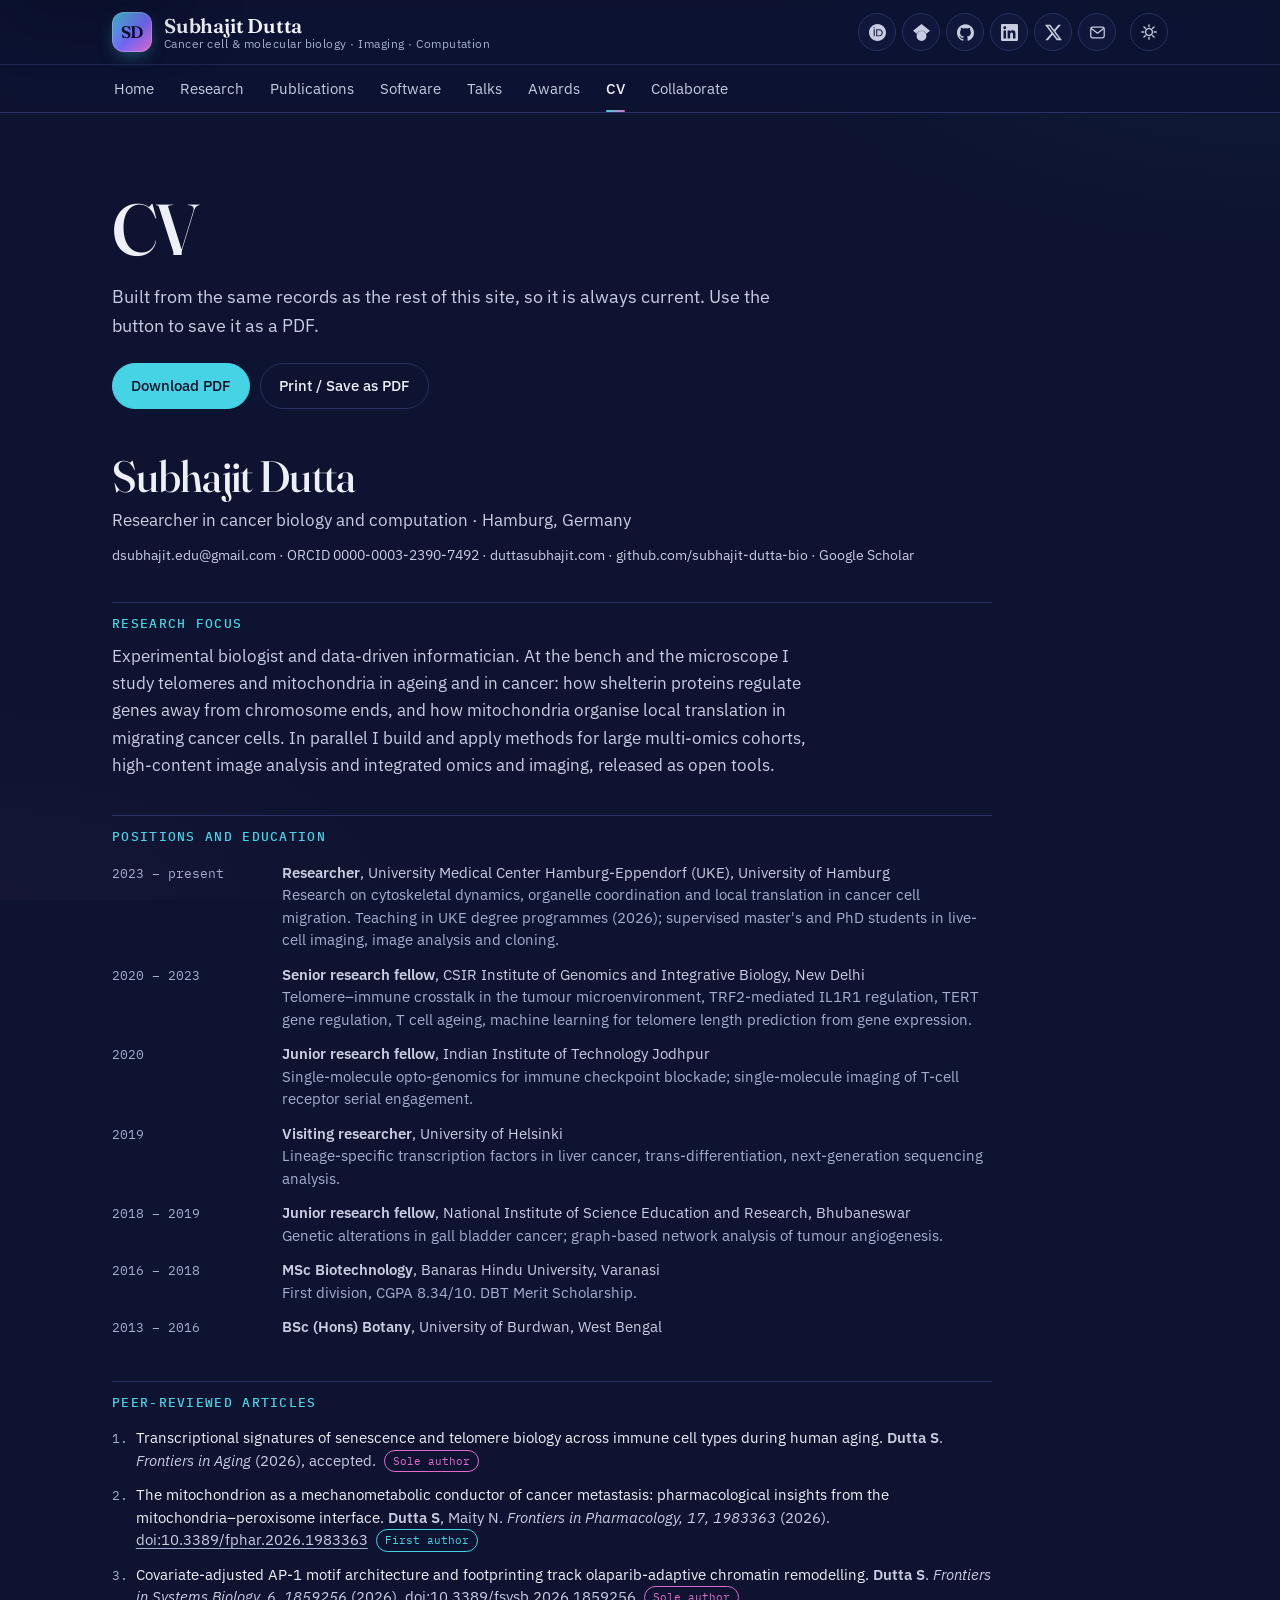
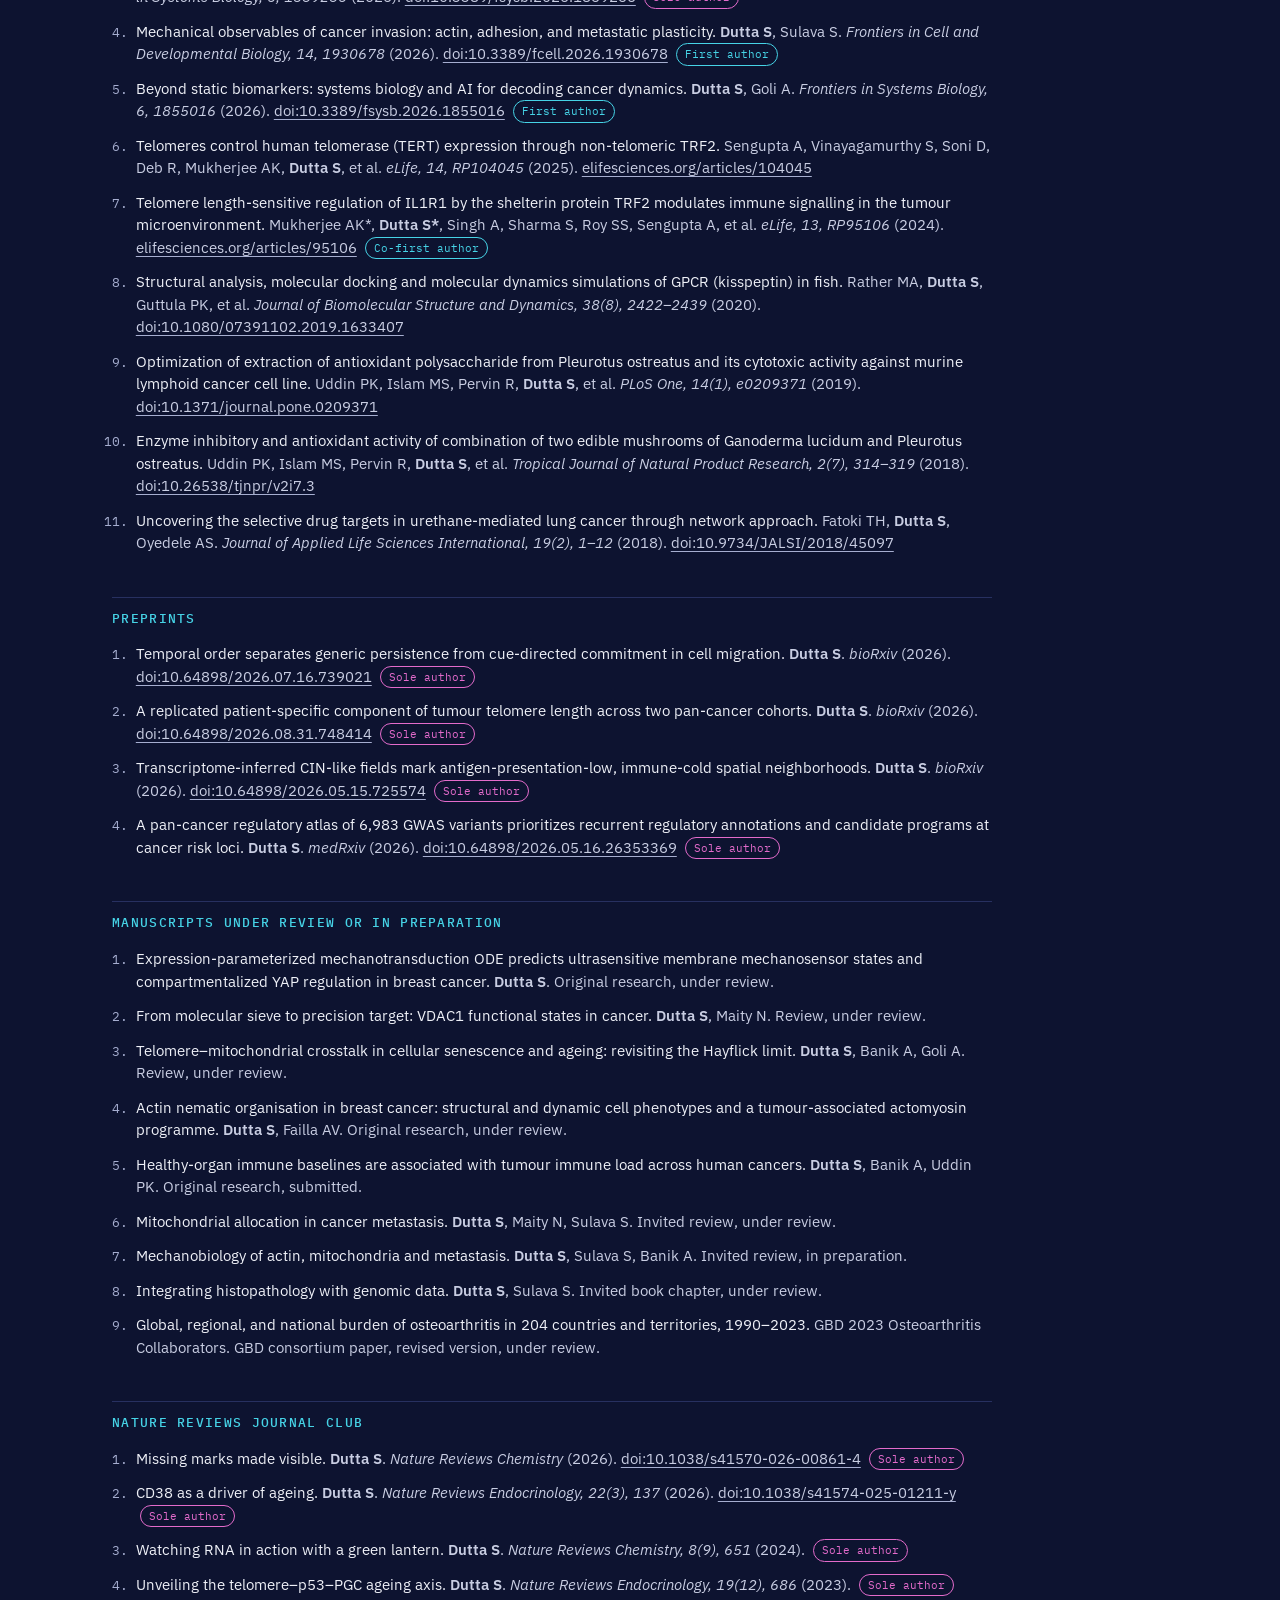
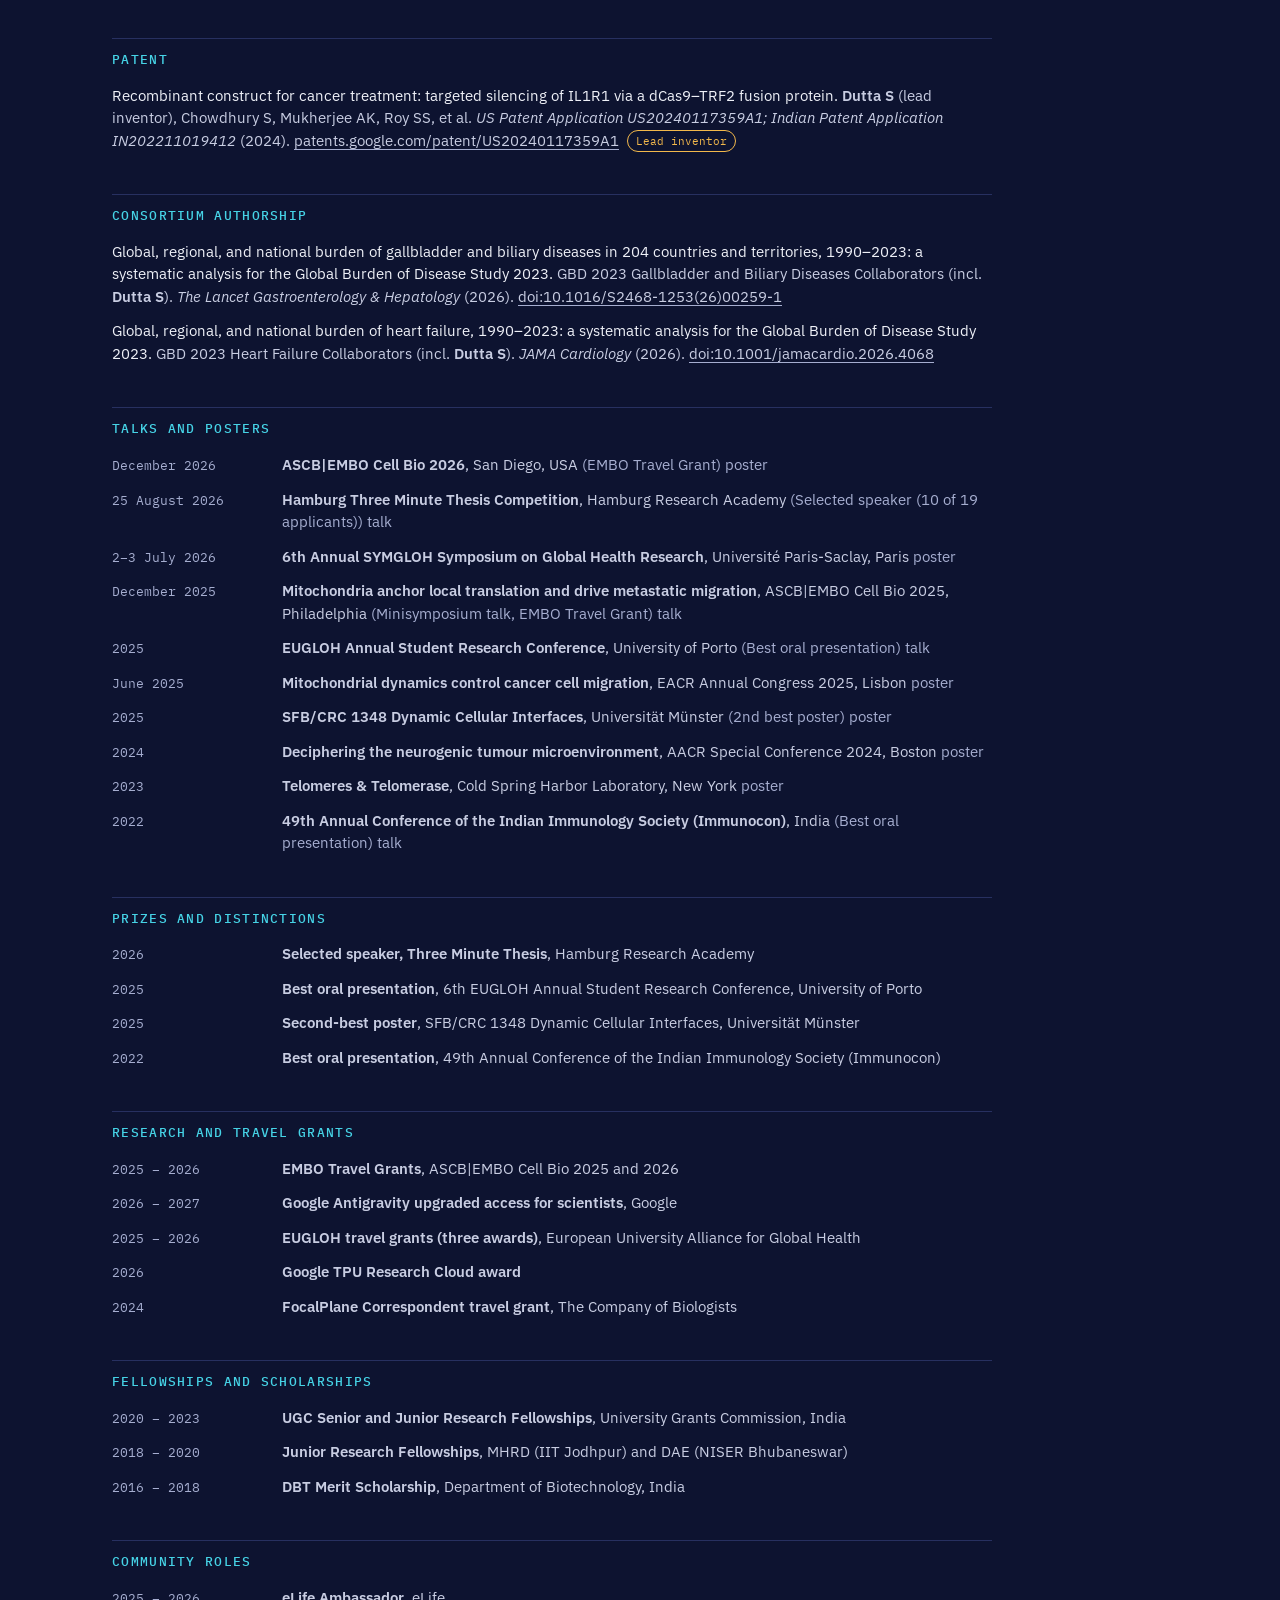
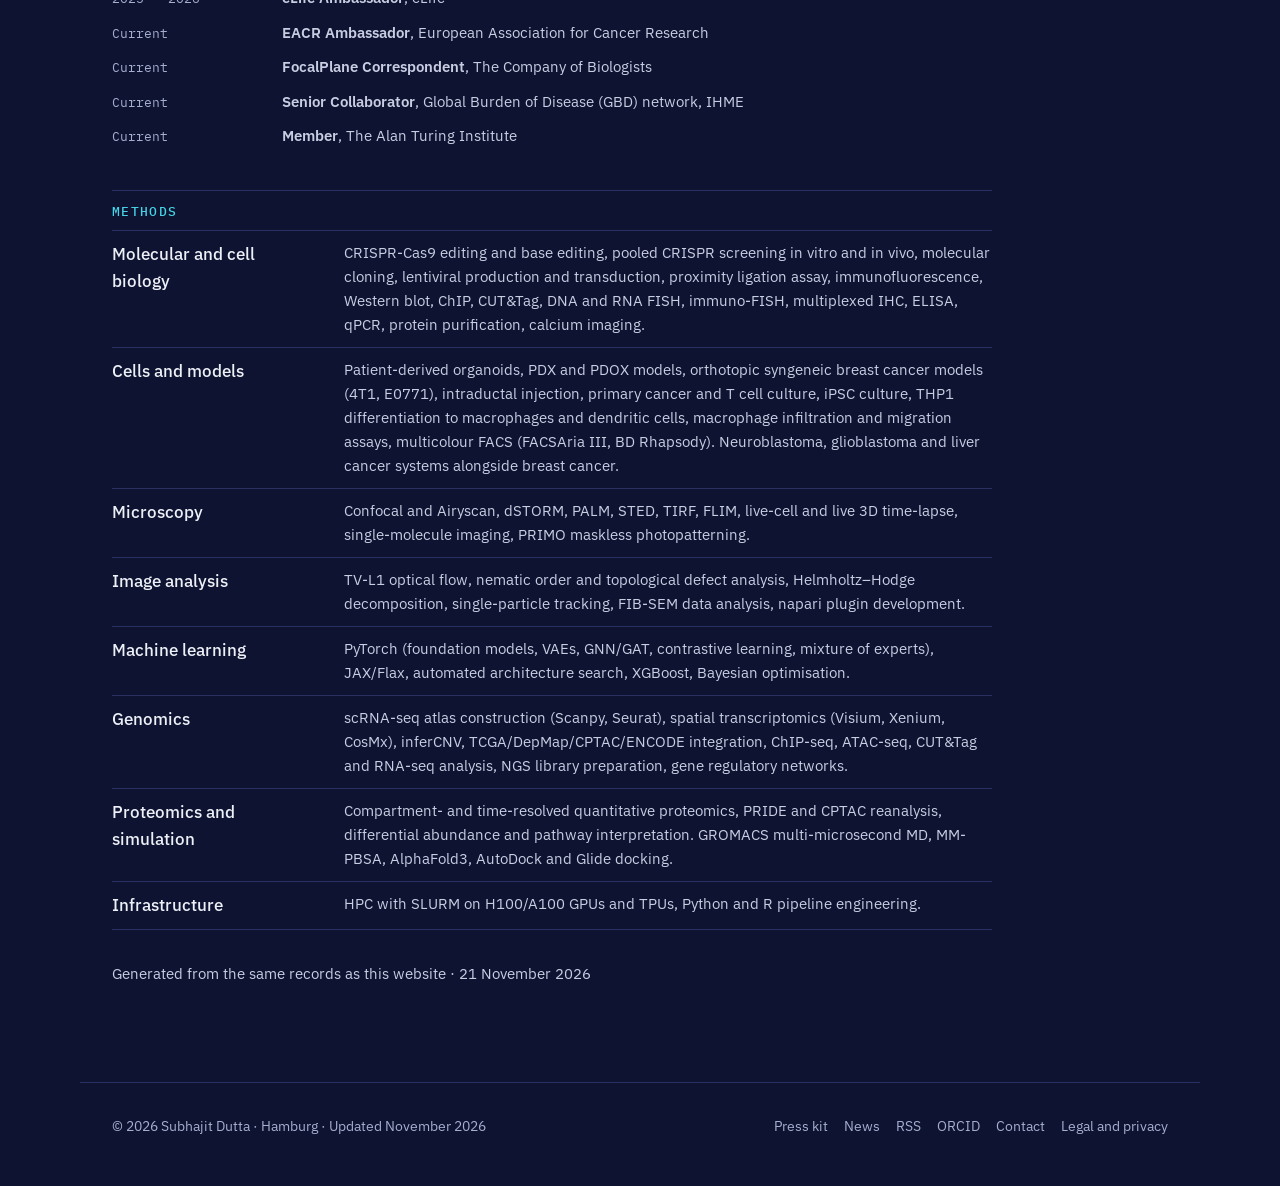
<file: cv/index.html>
<!doctype html>
<html lang="en">
<head>
<meta charset="utf-8">
<meta http-equiv="Content-Security-Policy" content="default-src 'self'; script-src 'self'; style-src 'self'; img-src 'self' data:; font-src 'self'; connect-src 'self' https://api.web3forms.com; form-action 'self' https://api.web3forms.com; base-uri 'self'; object-src 'none'; frame-src 'none'; worker-src 'none'; manifest-src 'self'; upgrade-insecure-requests">
<meta name="referrer" content="strict-origin-when-cross-origin">
<meta name="viewport" content="width=device-width, initial-scale=1, viewport-fit=cover">
<title>Subhajit Dutta — CV</title>
<meta name="description" content="Curriculum vitae of Subhajit Dutta: positions and education, publications, preprints, talks, awards and methods.">
<meta name="author" content="Subhajit Dutta">
<link rel="canonical" href="https://duttasubhajit.com/cv/">
<meta property="og:type" content="website">
<meta property="og:title" content="Subhajit Dutta — CV">
<meta property="og:description" content="Curriculum vitae of Subhajit Dutta: positions and education, publications, preprints, talks, awards and methods.">
<meta property="og:url" content="https://duttasubhajit.com/cv/">
<meta property="og:site_name" content="Subhajit Dutta">
<meta property="og:image" content="https://duttasubhajit.com/assets/img/og.jpg">
<meta property="og:image:width" content="1200">
<meta property="og:image:height" content="630">
<meta name="twitter:card" content="summary_large_image">
<meta name="twitter:site" content="@SDutta_2904">
<meta name="twitter:image" content="https://duttasubhajit.com/assets/img/og.jpg">
<meta name="robots" content="index, follow">
<link rel="icon" href="/assets/img/favicon.svg" type="image/svg+xml">
<link rel="preload" href="/assets/fonts/ibm-plex-sans-latin-400-normal.woff2" as="font" type="font/woff2" crossorigin>
<link rel="preload" href="/assets/fonts/fraunces-latin-opsz-normal.woff2" as="font" type="font/woff2" crossorigin>
<!-- build:headextra -->
<meta property="og:image:alt" content="Subhajit Dutta — Experimental cancer biologist and data-driven informatician">
<meta name="twitter:title" content="Subhajit Dutta — CV">
<meta name="twitter:description" content="Curriculum vitae of Subhajit Dutta: positions and education, publications, preprints, talks, awards and methods.">
<link rel="alternate" type="application/rss+xml" title="Subhajit Dutta: news" href="/feed.xml">
<link rel="preload" href="/assets/fonts/ibm-plex-mono-latin-400-normal.woff2" as="font" type="font/woff2" crossorigin>
<!-- /build:headextra -->
<link rel="stylesheet" href="/assets/site.css?v=3035758975">
<script src="/assets/data/profile.js?v=09b55e5948" defer></script>
<script src="/assets/site.js?v=5fee35dea0" defer></script>
</head>
<body data-page="cv">
<a class="skip" href="#main">Skip to main content</a>
<!-- build:header -->
<header class="nav">
  <div class="wrap nav-top">
    <a class="brand" href="/" aria-label="Subhajit Dutta, home">
      <span class="brand-mark" aria-hidden="true">SD</span>
      <span class="brand-text"><span class="brand-name">Subhajit Dutta</span><span class="brand-sub">Cancer cell &amp; molecular biology · Imaging · Computation</span></span>
    </a>
    <div class="nav-right">
      <ul class="social nav-social-top" aria-label="Profiles">
        <li><a class="soc soc-orcid" href="https://orcid.org/0000-0003-2390-7492" target="_blank" rel="me noopener" aria-label="ORCID profile" title="ORCID"><svg viewBox="0 0 24 24" aria-hidden="true"><path fill="currentColor" d="M12 0C5.372 0 0 5.372 0 12s5.372 12 12 12 12-5.372 12-12S18.628 0 12 0zM7.369 4.378c.525 0 .947.431.947.947s-.422.947-.947.947a.95.95 0 0 1-.947-.947c0-.525.422-.947.947-.947zm-.722 3.038h1.444v10.041H6.647V7.416zm3.562 0h3.9c3.712 0 5.344 2.653 5.344 5.025 0 2.578-2.016 5.025-5.325 5.025h-3.919V7.416zm1.444 1.303v7.444h2.297c3.272 0 4.022-2.484 4.022-3.722 0-2.016-1.284-3.722-4.097-3.722h-2.222z"/></svg></a></li>
        <li><a class="soc soc-scholar" href="https://scholar.google.com/citations?user=DbkLvm4AAAAJ&amp;hl=en" target="_blank" rel="me noopener" aria-label="Google Scholar profile" title="Google Scholar"><svg viewBox="0 0 24 24" aria-hidden="true"><path fill="currentColor" d="M5.242 13.769 0 9.5 12 0l12 9.5-5.242 4.269C17.548 11.249 14.978 9.5 12 9.5c-2.977 0-5.548 1.748-6.758 4.269zM12 10a7 7 0 1 0 0 14 7 7 0 0 0 0-14z"/></svg></a></li>
        <li><a class="soc soc-github" href="https://github.com/subhajit-dutta-bio" target="_blank" rel="me noopener" aria-label="GitHub profile" title="GitHub"><svg viewBox="0 0 24 24" aria-hidden="true"><path fill="currentColor" d="M12 .297c-6.63 0-12 5.373-12 12 0 5.303 3.438 9.8 8.205 11.385.6.113.82-.258.82-.577 0-.285-.01-1.04-.015-2.04-3.338.724-4.042-1.61-4.042-1.61C4.422 18.07 3.633 17.7 3.633 17.7c-1.087-.744.084-.729.084-.729 1.205.084 1.838 1.236 1.838 1.236 1.07 1.835 2.809 1.305 3.495.998.108-.776.417-1.305.76-1.605-2.665-.3-5.466-1.332-5.466-5.93 0-1.31.465-2.38 1.235-3.22-.135-.303-.54-1.523.105-3.176 0 0 1.005-.322 3.3 1.23.96-.267 1.98-.399 3-.405 1.02.006 2.04.138 3 .405 2.28-1.552 3.285-1.23 3.285-1.23.645 1.653.24 2.873.12 3.176.765.84 1.23 1.91 1.23 3.22 0 4.61-2.805 5.625-5.475 5.92.42.36.81 1.096.81 2.22 0 1.606-.015 2.896-.015 3.286 0 .315.21.69.825.57C20.565 22.092 24 17.592 24 12.297c0-6.627-5.373-12-12-12"/></svg></a></li>
        <li><a class="soc soc-linkedin" href="https://www.linkedin.com/in/subhajit-dutta-bio/" target="_blank" rel="me noopener" aria-label="LinkedIn profile" title="LinkedIn"><svg viewBox="0 0 24 24" aria-hidden="true"><path fill="currentColor" d="M20.447 20.452h-3.554v-5.569c0-1.328-.027-3.037-1.852-3.037-1.853 0-2.136 1.445-2.136 2.939v5.667H9.351V9h3.414v1.561h.046c.477-.9 1.637-1.85 3.37-1.85 3.601 0 4.267 2.37 4.267 5.455v6.286zM5.337 7.433a2.062 2.062 0 1 1 0-4.125 2.062 2.062 0 0 1 0 4.125zM7.119 20.452H3.555V9h3.564v11.452zM22.225 0H1.771C.792 0 0 .774 0 1.729v20.542C0 23.227.792 24 1.771 24h20.451C23.2 24 24 23.227 24 22.271V1.729C24 .774 23.2 0 22.222 0h.003z"/></svg></a></li>
        <li><a class="soc soc-x" href="https://x.com/SDutta_2904" target="_blank" rel="me noopener" aria-label="X (Twitter) profile" title="X"><svg viewBox="0 0 24 24" aria-hidden="true"><path fill="currentColor" d="M18.901 1.153h3.68l-8.04 9.19L24 22.846h-7.406l-5.8-7.584-6.638 7.584H.474l8.6-9.83L0 1.154h7.594l5.243 6.932 6.064-6.933zm-1.291 19.491h2.039L6.486 3.24H4.298l13.312 17.404z"/></svg></a></li>
        <li><a class="soc soc-email" href="mailto:dsubhajit.edu@gmail.com" aria-label="Email dsubhajit.edu@gmail.com" title="Email"><svg viewBox="0 0 24 24" aria-hidden="true" fill="none" stroke="currentColor" stroke-width="1.8" stroke-linecap="round" stroke-linejoin="round"><rect x="2.5" y="4.5" width="19" height="15" rx="2.5"/><path d="M3.5 6.5l8.5 6.5 8.5-6.5"/></svg></a></li>
      </ul>
      <a class="nav-cv-pill" href="/cv/">CV</a>
      <button class="icon-btn" id="themeBtn" type="button" aria-label="Switch colour theme" title="Switch theme">
        <svg viewBox="0 0 24 24" fill="none" stroke="currentColor" stroke-width="1.8" stroke-linecap="round"><circle cx="12" cy="12" r="4.5"/><path d="M12 2.5v2.5M12 19v2.5M2.5 12H5M19 12h2.5M5.3 5.3l1.8 1.8M16.9 16.9l1.8 1.8M5.3 18.7l1.8-1.8M16.9 7.1l1.8-1.8"/></svg>
      </button>
      <button class="icon-btn menu-btn" id="menuBtn" type="button" aria-expanded="false" aria-controls="siteNav" aria-label="Open navigation menu" title="Menu">
        <svg class="ico-open" viewBox="0 0 24 24" fill="none" stroke="currentColor" stroke-width="1.9" stroke-linecap="round" aria-hidden="true"><path d="M4 7h16M4 12h16M4 17h16"/></svg>
        <svg class="ico-close" viewBox="0 0 24 24" fill="none" stroke="currentColor" stroke-width="1.9" stroke-linecap="round" aria-hidden="true"><path d="M6 6l12 12M18 6L6 18"/></svg>
      </button>
    </div>
  </div>
  <nav class="nav-tabs" id="siteNav" aria-label="Sections">
    <div class="wrap nav-drawer">
      <ul class="tabs" id="tabs">
        <li><a href="/" data-page="home">Home</a></li>
        <li><a href="/research/" data-page="research">Research</a></li>
        <li><a href="/publications/" data-page="publications">Publications</a></li>
        <li><a href="/software/" data-page="software">Software</a></li>
        <li><a href="/talks/" data-page="talks">Talks</a></li>
        <li><a href="/awards/" data-page="awards">Awards</a></li>
        <li><a href="/cv/" data-page="cv" aria-current="page">CV</a></li>
        <li><a href="/collaborate/" data-page="collaborate">Collaborate</a></li>
      </ul>
      <ul class="social nav-social-drawer" aria-label="Profile links">
        <li><a class="soc soc-orcid" href="https://orcid.org/0000-0003-2390-7492" target="_blank" rel="me noopener" aria-label="ORCID profile" title="ORCID"><svg viewBox="0 0 24 24" aria-hidden="true"><path fill="currentColor" d="M12 0C5.372 0 0 5.372 0 12s5.372 12 12 12 12-5.372 12-12S18.628 0 12 0zM7.369 4.378c.525 0 .947.431.947.947s-.422.947-.947.947a.95.95 0 0 1-.947-.947c0-.525.422-.947.947-.947zm-.722 3.038h1.444v10.041H6.647V7.416zm3.562 0h3.9c3.712 0 5.344 2.653 5.344 5.025 0 2.578-2.016 5.025-5.325 5.025h-3.919V7.416zm1.444 1.303v7.444h2.297c3.272 0 4.022-2.484 4.022-3.722 0-2.016-1.284-3.722-4.097-3.722h-2.222z"/></svg></a></li>
        <li><a class="soc soc-scholar" href="https://scholar.google.com/citations?user=DbkLvm4AAAAJ&amp;hl=en" target="_blank" rel="me noopener" aria-label="Google Scholar profile" title="Google Scholar"><svg viewBox="0 0 24 24" aria-hidden="true"><path fill="currentColor" d="M5.242 13.769 0 9.5 12 0l12 9.5-5.242 4.269C17.548 11.249 14.978 9.5 12 9.5c-2.977 0-5.548 1.748-6.758 4.269zM12 10a7 7 0 1 0 0 14 7 7 0 0 0 0-14z"/></svg></a></li>
        <li><a class="soc soc-github" href="https://github.com/subhajit-dutta-bio" target="_blank" rel="me noopener" aria-label="GitHub profile" title="GitHub"><svg viewBox="0 0 24 24" aria-hidden="true"><path fill="currentColor" d="M12 .297c-6.63 0-12 5.373-12 12 0 5.303 3.438 9.8 8.205 11.385.6.113.82-.258.82-.577 0-.285-.01-1.04-.015-2.04-3.338.724-4.042-1.61-4.042-1.61C4.422 18.07 3.633 17.7 3.633 17.7c-1.087-.744.084-.729.084-.729 1.205.084 1.838 1.236 1.838 1.236 1.07 1.835 2.809 1.305 3.495.998.108-.776.417-1.305.76-1.605-2.665-.3-5.466-1.332-5.466-5.93 0-1.31.465-2.38 1.235-3.22-.135-.303-.54-1.523.105-3.176 0 0 1.005-.322 3.3 1.23.96-.267 1.98-.399 3-.405 1.02.006 2.04.138 3 .405 2.28-1.552 3.285-1.23 3.285-1.23.645 1.653.24 2.873.12 3.176.765.84 1.23 1.91 1.23 3.22 0 4.61-2.805 5.625-5.475 5.92.42.36.81 1.096.81 2.22 0 1.606-.015 2.896-.015 3.286 0 .315.21.69.825.57C20.565 22.092 24 17.592 24 12.297c0-6.627-5.373-12-12-12"/></svg></a></li>
        <li><a class="soc soc-linkedin" href="https://www.linkedin.com/in/subhajit-dutta-bio/" target="_blank" rel="me noopener" aria-label="LinkedIn profile" title="LinkedIn"><svg viewBox="0 0 24 24" aria-hidden="true"><path fill="currentColor" d="M20.447 20.452h-3.554v-5.569c0-1.328-.027-3.037-1.852-3.037-1.853 0-2.136 1.445-2.136 2.939v5.667H9.351V9h3.414v1.561h.046c.477-.9 1.637-1.85 3.37-1.85 3.601 0 4.267 2.37 4.267 5.455v6.286zM5.337 7.433a2.062 2.062 0 1 1 0-4.125 2.062 2.062 0 0 1 0 4.125zM7.119 20.452H3.555V9h3.564v11.452zM22.225 0H1.771C.792 0 0 .774 0 1.729v20.542C0 23.227.792 24 1.771 24h20.451C23.2 24 24 23.227 24 22.271V1.729C24 .774 23.2 0 22.222 0h.003z"/></svg></a></li>
        <li><a class="soc soc-x" href="https://x.com/SDutta_2904" target="_blank" rel="me noopener" aria-label="X (Twitter) profile" title="X"><svg viewBox="0 0 24 24" aria-hidden="true"><path fill="currentColor" d="M18.901 1.153h3.68l-8.04 9.19L24 22.846h-7.406l-5.8-7.584-6.638 7.584H.474l8.6-9.83L0 1.154h7.594l5.243 6.932 6.064-6.933zm-1.291 19.491h2.039L6.486 3.24H4.298l13.312 17.404z"/></svg></a></li>
        <li><a class="soc soc-email" href="mailto:dsubhajit.edu@gmail.com" aria-label="Email dsubhajit.edu@gmail.com" title="Email"><svg viewBox="0 0 24 24" aria-hidden="true" fill="none" stroke="currentColor" stroke-width="1.8" stroke-linecap="round" stroke-linejoin="round"><rect x="2.5" y="4.5" width="19" height="15" rx="2.5"/><path d="M3.5 6.5l8.5 6.5 8.5-6.5"/></svg></a></li>
      </ul>
    </div>
  </nav>
</header>
<!-- /build:header -->
<main id="main" class="cv-page">
<section class="page-head cv-tools-head">
  <div class="wrap">
    <h1>CV</h1>
    <p class="lede">Built from the same records as the rest of this site, so it is always current. Use the button to save it as a PDF.</p>
    <div class="cv-actions"><!-- build:cv-actions --><a class="btn primary" href="/assets/pdf/CV_Subhajit_Dutta.pdf" download="CV_Subhajit_Dutta.pdf" data-cv>Download PDF</a><button class="btn" type="button" data-print>Print / Save as PDF</button><!-- /build:cv-actions --></div>
  </div>
</section>
<section class="section flush">
  <div class="wrap">
    <article class="cv"><!-- build:cv -->
    <header class="cv-head">
      <h2 class="cv-name">Subhajit Dutta</h2>
      <p class="cv-sub">Researcher in cancer biology and computation · Hamburg, Germany</p>
      <p class="cv-contact"><a href="mailto:dsubhajit.edu@gmail.com">dsubhajit.edu@gmail.com</a><span aria-hidden="true"> · </span><a href="https://orcid.org/0000-0003-2390-7492">ORCID 0000-0003-2390-7492</a><span aria-hidden="true"> · </span><a href="https://duttasubhajit.com/">duttasubhajit.com</a><span aria-hidden="true"> · </span><a href="https://github.com/subhajit-dutta-bio">github.com/subhajit-dutta-bio</a><span aria-hidden="true"> · </span><a href="https://scholar.google.com/citations?user=DbkLvm4AAAAJ&amp;hl=en">Google Scholar</a></p>
    </header>
    <section class="cv-block"><h2>Research focus</h2><p>Experimental biologist and data-driven informatician. At the bench and the microscope I study telomeres and mitochondria in ageing and in cancer: how shelterin proteins regulate genes away from chromosome ends, and how mitochondria organise local translation in migrating cancer cells. In parallel I build and apply methods for large multi-omics cohorts, high-content image analysis and integrated omics and imaging, released as open tools.</p></section>
    <section class="cv-block"><h2>Positions and education</h2><ul class="cv-list">
        <li class="cv-row"><span class="cv-when mono">2023 – present</span><span><b>Researcher</b>, University Medical Center Hamburg-Eppendorf (UKE), University of Hamburg<br><span class="cv-note">Research on cytoskeletal dynamics, organelle coordination and local translation in cancer cell migration. Teaching in UKE degree programmes (2026); supervised master's and PhD students in live-cell imaging, image analysis and cloning.</span></span></li>
        <li class="cv-row"><span class="cv-when mono">2020 – 2023</span><span><b>Senior research fellow</b>, CSIR Institute of Genomics and Integrative Biology, New Delhi<br><span class="cv-note">Telomere–immune crosstalk in the tumour microenvironment, TRF2-mediated IL1R1 regulation, TERT gene regulation, T cell ageing, machine learning for telomere length prediction from gene expression.</span></span></li>
        <li class="cv-row"><span class="cv-when mono">2020</span><span><b>Junior research fellow</b>, Indian Institute of Technology Jodhpur<br><span class="cv-note">Single-molecule opto-genomics for immune checkpoint blockade; single-molecule imaging of T-cell receptor serial engagement.</span></span></li>
        <li class="cv-row"><span class="cv-when mono">2019</span><span><b>Visiting researcher</b>, University of Helsinki<br><span class="cv-note">Lineage-specific transcription factors in liver cancer, trans-differentiation, next-generation sequencing analysis.</span></span></li>
        <li class="cv-row"><span class="cv-when mono">2018 – 2019</span><span><b>Junior research fellow</b>, National Institute of Science Education and Research, Bhubaneswar<br><span class="cv-note">Genetic alterations in gall bladder cancer; graph-based network analysis of tumour angiogenesis.</span></span></li>
        <li class="cv-row"><span class="cv-when mono">2016 – 2018</span><span><b>MSc Biotechnology</b>, Banaras Hindu University, Varanasi<br><span class="cv-note">First division, CGPA 8.34/10. DBT Merit Scholarship.</span></span></li>
        <li class="cv-row"><span class="cv-when mono">2013 – 2016</span><span><b>BSc (Hons) Botany</b>, University of Burdwan, West Bengal</span></li>
      </ul></section>
    <section class="cv-block"><h2>Peer-reviewed articles</h2><ol class="cv-list">
        <li><span class="cv-pub-t">Transcriptional signatures of senescence and telomere biology across immune cell types during human aging.</span> <b>Dutta S</b>. <i>Frontiers in Aging</i> (2026), accepted. <span class="badge badge-sole">Sole author</span></li>
        <li><span class="cv-pub-t">The mitochondrion as a mechanometabolic conductor of cancer metastasis: pharmacological insights from the mitochondria–peroxisome interface.</span> <b>Dutta S</b>, Maity N. <i>Frontiers in Pharmacology, 17, 1983363</i> (2026). <a href="https://doi.org/10.3389/fphar.2026.1983363">doi:10.3389/fphar.2026.1983363</a> <span class="badge badge-first">First author</span></li>
        <li><span class="cv-pub-t">Covariate-adjusted AP-1 motif architecture and footprinting track olaparib-adaptive chromatin remodelling.</span> <b>Dutta S</b>. <i>Frontiers in Systems Biology, 6, 1859256</i> (2026). <a href="https://doi.org/10.3389/fsysb.2026.1859256">doi:10.3389/fsysb.2026.1859256</a> <span class="badge badge-sole">Sole author</span></li>
        <li><span class="cv-pub-t">Mechanical observables of cancer invasion: actin, adhesion, and metastatic plasticity.</span> <b>Dutta S</b>, Sulava S. <i>Frontiers in Cell and Developmental Biology, 14, 1930678</i> (2026). <a href="https://doi.org/10.3389/fcell.2026.1930678">doi:10.3389/fcell.2026.1930678</a> <span class="badge badge-first">First author</span></li>
        <li><span class="cv-pub-t">Beyond static biomarkers: systems biology and AI for decoding cancer dynamics.</span> <b>Dutta S</b>, Goli A. <i>Frontiers in Systems Biology, 6, 1855016</i> (2026). <a href="https://doi.org/10.3389/fsysb.2026.1855016">doi:10.3389/fsysb.2026.1855016</a> <span class="badge badge-first">First author</span></li>
        <li><span class="cv-pub-t">Telomeres control human telomerase (TERT) expression through non-telomeric TRF2.</span> Sengupta A, Vinayagamurthy S, Soni D, Deb R, Mukherjee AK, <b>Dutta S</b>, et al. <i>eLife, 14, RP104045</i> (2025). <a href="https://elifesciences.org/articles/104045">elifesciences.org/articles/104045</a></li>
        <li><span class="cv-pub-t">Telomere length-sensitive regulation of IL1R1 by the shelterin protein TRF2 modulates immune signalling in the tumour microenvironment.</span> Mukherjee AK*, <b>Dutta S*</b>, Singh A, Sharma S, Roy SS, Sengupta A, et al. <i>eLife, 13, RP95106</i> (2024). <a href="https://elifesciences.org/articles/95106">elifesciences.org/articles/95106</a> <span class="badge badge-co-first">Co-first author</span></li>
        <li><span class="cv-pub-t">Structural analysis, molecular docking and molecular dynamics simulations of GPCR (kisspeptin) in fish.</span> Rather MA, <b>Dutta S</b>, Guttula PK, et al. <i>Journal of Biomolecular Structure and Dynamics, 38(8), 2422–2439</i> (2020). <a href="https://doi.org/10.1080/07391102.2019.1633407">doi:10.1080/07391102.2019.1633407</a></li>
        <li><span class="cv-pub-t">Optimization of extraction of antioxidant polysaccharide from Pleurotus ostreatus and its cytotoxic activity against murine lymphoid cancer cell line.</span> Uddin PK, Islam MS, Pervin R, <b>Dutta S</b>, et al. <i>PLoS One, 14(1), e0209371</i> (2019). <a href="https://doi.org/10.1371/journal.pone.0209371">doi:10.1371/journal.pone.0209371</a></li>
        <li><span class="cv-pub-t">Enzyme inhibitory and antioxidant activity of combination of two edible mushrooms of Ganoderma lucidum and Pleurotus ostreatus.</span> Uddin PK, Islam MS, Pervin R, <b>Dutta S</b>, et al. <i>Tropical Journal of Natural Product Research, 2(7), 314–319</i> (2018). <a href="https://doi.org/10.26538/tjnpr/v2i7.3">doi:10.26538/tjnpr/v2i7.3</a></li>
        <li><span class="cv-pub-t">Uncovering the selective drug targets in urethane-mediated lung cancer through network approach.</span> Fatoki TH, <b>Dutta S</b>, Oyedele AS. <i>Journal of Applied Life Sciences International, 19(2), 1–12</i> (2018). <a href="https://doi.org/10.9734/JALSI/2018/45097">doi:10.9734/JALSI/2018/45097</a></li>
      </ol></section>
    <section class="cv-block"><h2>Preprints</h2><ol class="cv-list">
        <li><span class="cv-pub-t">Temporal order separates generic persistence from cue-directed commitment in cell migration.</span> <b>Dutta S</b>. <i>bioRxiv</i> (2026). <a href="https://doi.org/10.64898/2026.07.16.739021">doi:10.64898/2026.07.16.739021</a> <span class="badge badge-sole">Sole author</span></li>
        <li><span class="cv-pub-t">A replicated patient-specific component of tumour telomere length across two pan-cancer cohorts.</span> <b>Dutta S</b>. <i>bioRxiv</i> (2026). <a href="https://doi.org/10.64898/2026.08.31.748414">doi:10.64898/2026.08.31.748414</a> <span class="badge badge-sole">Sole author</span></li>
        <li><span class="cv-pub-t">Transcriptome-inferred CIN-like fields mark antigen-presentation-low, immune-cold spatial neighborhoods.</span> <b>Dutta S</b>. <i>bioRxiv</i> (2026). <a href="https://doi.org/10.64898/2026.05.15.725574">doi:10.64898/2026.05.15.725574</a> <span class="badge badge-sole">Sole author</span></li>
        <li><span class="cv-pub-t">A pan-cancer regulatory atlas of 6,983 GWAS variants prioritizes recurrent regulatory annotations and candidate programs at cancer risk loci.</span> <b>Dutta S</b>. <i>medRxiv</i> (2026). <a href="https://doi.org/10.64898/2026.05.16.26353369">doi:10.64898/2026.05.16.26353369</a> <span class="badge badge-sole">Sole author</span></li>
      </ol></section>
    <section class="cv-block"><h2>Manuscripts under review or in preparation</h2><ol class="cv-list">
        <li><span class="cv-pub-t">Expression-parameterized mechanotransduction ODE predicts ultrasensitive membrane mechanosensor states and compartmentalized YAP regulation in breast cancer.</span> <b>Dutta S</b>. Original research, under review.</li>
        <li><span class="cv-pub-t">From molecular sieve to precision target: VDAC1 functional states in cancer.</span> <b>Dutta S</b>, Maity N. Review, under review.</li>
        <li><span class="cv-pub-t">Telomere–mitochondrial crosstalk in cellular senescence and ageing: revisiting the Hayflick limit.</span> <b>Dutta S</b>, Banik A, Goli A. Review, under review.</li>
        <li><span class="cv-pub-t">Actin nematic organisation in breast cancer: structural and dynamic cell phenotypes and a tumour-associated actomyosin programme.</span> <b>Dutta S</b>, Failla AV. Original research, under review.</li>
        <li><span class="cv-pub-t">Healthy-organ immune baselines are associated with tumour immune load across human cancers.</span> <b>Dutta S</b>, Banik A, Uddin PK. Original research, submitted.</li>
        <li><span class="cv-pub-t">Mitochondrial allocation in cancer metastasis.</span> <b>Dutta S</b>, Maity N, Sulava S. Invited review, under review.</li>
        <li><span class="cv-pub-t">Mechanobiology of actin, mitochondria and metastasis.</span> <b>Dutta S</b>, Sulava S, Banik A. Invited review, in preparation.</li>
        <li><span class="cv-pub-t">Integrating histopathology with genomic data.</span> <b>Dutta S</b>, Sulava S. Invited book chapter, under review.</li>
        <li><span class="cv-pub-t">Global, regional, and national burden of osteoarthritis in 204 countries and territories, 1990–2023.</span> GBD 2023 Osteoarthritis Collaborators. GBD consortium paper, revised version, under review.</li>
      </ol></section>
    <section class="cv-block"><h2>Nature Reviews journal club</h2><ol class="cv-list">
        <li><span class="cv-pub-t">Missing marks made visible.</span> <b>Dutta S</b>. <i>Nature Reviews Chemistry</i> (2026). <a href="https://doi.org/10.1038/s41570-026-00861-4">doi:10.1038/s41570-026-00861-4</a> <span class="badge badge-sole">Sole author</span></li>
        <li><span class="cv-pub-t">CD38 as a driver of ageing.</span> <b>Dutta S</b>. <i>Nature Reviews Endocrinology, 22(3), 137</i> (2026). <a href="https://doi.org/10.1038/s41574-025-01211-y">doi:10.1038/s41574-025-01211-y</a> <span class="badge badge-sole">Sole author</span></li>
        <li><span class="cv-pub-t">Watching RNA in action with a green lantern.</span> <b>Dutta S</b>. <i>Nature Reviews Chemistry, 8(9), 651</i> (2024). <span class="badge badge-sole">Sole author</span></li>
        <li><span class="cv-pub-t">Unveiling the telomere–p53–PGC ageing axis.</span> <b>Dutta S</b>. <i>Nature Reviews Endocrinology, 19(12), 686</i> (2023). <span class="badge badge-sole">Sole author</span></li>
      </ol></section>
    <section class="cv-block"><h2>Patent</h2><ul class="cv-list">
        <li><span class="cv-pub-t">Recombinant construct for cancer treatment: targeted silencing of IL1R1 via a dCas9–TRF2 fusion protein.</span> <b>Dutta S</b> (lead inventor), Chowdhury S, Mukherjee AK, Roy SS, et al. <i>US Patent Application US20240117359A1; Indian Patent Application IN202211019412</i> (2024). <a href="https://patents.google.com/patent/US20240117359A1">patents.google.com/patent/US20240117359A1</a> <span class="badge badge-inventor">Lead inventor</span></li>
      </ul></section>
    <section class="cv-block"><h2>Consortium authorship</h2><ul class="cv-list">
        <li><span class="cv-pub-t">Global, regional, and national burden of gallbladder and biliary diseases in 204 countries and territories, 1990–2023: a systematic analysis for the Global Burden of Disease Study 2023.</span> GBD 2023 Gallbladder and Biliary Diseases Collaborators (incl. <b>Dutta S</b>). <i>The Lancet Gastroenterology & Hepatology</i> (2026). <a href="https://doi.org/10.1016/S2468-1253(26)00259-1">doi:10.1016/S2468-1253(26)00259-1</a></li>
        <li><span class="cv-pub-t">Global, regional, and national burden of heart failure, 1990–2023: a systematic analysis for the Global Burden of Disease Study 2023.</span> GBD 2023 Heart Failure Collaborators (incl. <b>Dutta S</b>). <i>JAMA Cardiology</i> (2026). <a href="https://doi.org/10.1001/jamacardio.2026.4068">doi:10.1001/jamacardio.2026.4068</a></li>
      </ul></section>
    <section class="cv-block"><h2>Talks and posters</h2><ul class="cv-list">
        <li class="cv-row"><span class="cv-when mono">December 2026</span><span><b>ASCB|EMBO Cell Bio 2026</b>, San Diego, USA <span class="cv-note">(EMBO Travel Grant)</span> <span class="cv-note">poster</span></span></li>
        <li class="cv-row"><span class="cv-when mono">25 August 2026</span><span><b>Hamburg Three Minute Thesis Competition</b>, Hamburg Research Academy <span class="cv-note">(Selected speaker (10 of 19 applicants))</span> <span class="cv-note">talk</span></span></li>
        <li class="cv-row"><span class="cv-when mono">2–3 July 2026</span><span><b>6th Annual SYMGLOH Symposium on Global Health Research</b>, Université Paris-Saclay, Paris <span class="cv-note">poster</span></span></li>
        <li class="cv-row"><span class="cv-when mono">December 2025</span><span><b>Mitochondria anchor local translation and drive metastatic migration</b>, ASCB|EMBO Cell Bio 2025, Philadelphia <span class="cv-note">(Minisymposium talk, EMBO Travel Grant)</span> <span class="cv-note">talk</span></span></li>
        <li class="cv-row"><span class="cv-when mono">2025</span><span><b>EUGLOH Annual Student Research Conference</b>, University of Porto <span class="cv-note">(Best oral presentation)</span> <span class="cv-note">talk</span></span></li>
        <li class="cv-row"><span class="cv-when mono">June 2025</span><span><b>Mitochondrial dynamics control cancer cell migration</b>, EACR Annual Congress 2025, Lisbon <span class="cv-note">poster</span></span></li>
        <li class="cv-row"><span class="cv-when mono">2025</span><span><b>SFB/CRC 1348 Dynamic Cellular Interfaces</b>, Universität Münster <span class="cv-note">(2nd best poster)</span> <span class="cv-note">poster</span></span></li>
        <li class="cv-row"><span class="cv-when mono">2024</span><span><b>Deciphering the neurogenic tumour microenvironment</b>, AACR Special Conference 2024, Boston <span class="cv-note">poster</span></span></li>
        <li class="cv-row"><span class="cv-when mono">2023</span><span><b>Telomeres &amp; Telomerase</b>, Cold Spring Harbor Laboratory, New York <span class="cv-note">poster</span></span></li>
        <li class="cv-row"><span class="cv-when mono">2022</span><span><b>49th Annual Conference of the Indian Immunology Society (Immunocon)</b>, India <span class="cv-note">(Best oral presentation)</span> <span class="cv-note">talk</span></span></li>
      </ul></section>
    <section class="cv-block"><h2>Prizes and distinctions</h2><ul class="cv-list">
        <li class="cv-row"><span class="cv-when mono">2026</span><span><b>Selected speaker, Three Minute Thesis</b>, Hamburg Research Academy</span></li>
        <li class="cv-row"><span class="cv-when mono">2025</span><span><b>Best oral presentation</b>, 6th EUGLOH Annual Student Research Conference, University of Porto</span></li>
        <li class="cv-row"><span class="cv-when mono">2025</span><span><b>Second-best poster</b>, SFB/CRC 1348 Dynamic Cellular Interfaces, Universität Münster</span></li>
        <li class="cv-row"><span class="cv-when mono">2022</span><span><b>Best oral presentation</b>, 49th Annual Conference of the Indian Immunology Society (Immunocon)</span></li>
      </ul></section>
    <section class="cv-block"><h2>Research and travel grants</h2><ul class="cv-list">
        <li class="cv-row"><span class="cv-when mono">2025 – 2026</span><span><b>EMBO Travel Grants</b>, ASCB|EMBO Cell Bio 2025 and 2026</span></li>
        <li class="cv-row"><span class="cv-when mono">2026 – 2027</span><span><b>Google Antigravity upgraded access for scientists</b>, Google</span></li>
        <li class="cv-row"><span class="cv-when mono">2025 – 2026</span><span><b>EUGLOH travel grants (three awards)</b>, European University Alliance for Global Health</span></li>
        <li class="cv-row"><span class="cv-when mono">2026</span><span><b>Google TPU Research Cloud award</b></span></li>
        <li class="cv-row"><span class="cv-when mono">2024</span><span><b>FocalPlane Correspondent travel grant</b>, The Company of Biologists</span></li>
      </ul></section>
    <section class="cv-block"><h2>Fellowships and scholarships</h2><ul class="cv-list">
        <li class="cv-row"><span class="cv-when mono">2020 – 2023</span><span><b>UGC Senior and Junior Research Fellowships</b>, University Grants Commission, India</span></li>
        <li class="cv-row"><span class="cv-when mono">2018 – 2020</span><span><b>Junior Research Fellowships</b>, MHRD (IIT Jodhpur) and DAE (NISER Bhubaneswar)</span></li>
        <li class="cv-row"><span class="cv-when mono">2016 – 2018</span><span><b>DBT Merit Scholarship</b>, Department of Biotechnology, India</span></li>
      </ul></section>
    <section class="cv-block"><h2>Community roles</h2><ul class="cv-list">
        <li class="cv-row"><span class="cv-when mono">2025 – 2026</span><span><b>eLife Ambassador</b>, eLife</span></li>
        <li class="cv-row"><span class="cv-when mono">Current</span><span><b>EACR Ambassador</b>, European Association for Cancer Research</span></li>
        <li class="cv-row"><span class="cv-when mono">Current</span><span><b>FocalPlane Correspondent</b>, The Company of Biologists</span></li>
        <li class="cv-row"><span class="cv-when mono">Current</span><span><b>Senior Collaborator</b>, Global Burden of Disease (GBD) network, IHME</span></li>
        <li class="cv-row"><span class="cv-when mono">Current</span><span><b>Member</b>, The Alan Turing Institute</span></li>
      </ul></section>
    <section class="cv-block"><h2>Methods</h2><dl class="skills">
      <div><dt>Molecular and cell biology</dt><dd>CRISPR-Cas9 editing and base editing, pooled CRISPR screening in vitro and in vivo, molecular cloning, lentiviral production and transduction, proximity ligation assay, immunofluorescence, Western blot, ChIP, CUT&amp;Tag, DNA and RNA FISH, immuno-FISH, multiplexed IHC, ELISA, qPCR, protein purification, calcium imaging.</dd></div>
      <div><dt>Cells and models</dt><dd>Patient-derived organoids, PDX and PDOX models, orthotopic syngeneic breast cancer models (4T1, E0771), intraductal injection, primary cancer and T cell culture, iPSC culture, THP1 differentiation to macrophages and dendritic cells, macrophage infiltration and migration assays, multicolour FACS (FACSAria III, BD Rhapsody). Neuroblastoma, glioblastoma and liver cancer systems alongside breast cancer.</dd></div>
      <div><dt>Microscopy</dt><dd>Confocal and Airyscan, dSTORM, PALM, STED, TIRF, FLIM, live-cell and live 3D time-lapse, single-molecule imaging, PRIMO maskless photopatterning.</dd></div>
      <div><dt>Image analysis</dt><dd>TV-L1 optical flow, nematic order and topological defect analysis, Helmholtz–Hodge decomposition, single-particle tracking, FIB-SEM data analysis, napari plugin development.</dd></div>
      <div><dt>Machine learning</dt><dd>PyTorch (foundation models, VAEs, GNN/GAT, contrastive learning, mixture of experts), JAX/Flax, automated architecture search, XGBoost, Bayesian optimisation.</dd></div>
      <div><dt>Genomics</dt><dd>scRNA-seq atlas construction (Scanpy, Seurat), spatial transcriptomics (Visium, Xenium, CosMx), inferCNV, TCGA/DepMap/CPTAC/ENCODE integration, ChIP-seq, ATAC-seq, CUT&amp;Tag and RNA-seq analysis, NGS library preparation, gene regulatory networks.</dd></div>
      <div><dt>Proteomics and simulation</dt><dd>Compartment- and time-resolved quantitative proteomics, PRIDE and CPTAC reanalysis, differential abundance and pathway interpretation. GROMACS multi-microsecond MD, MM-PBSA, AlphaFold3, AutoDock and Glide docking.</dd></div>
      <div><dt>Infrastructure</dt><dd>HPC with SLURM on H100/A100 GPUs and TPUs, Python and R pipeline engineering.</dd></div>
    </dl></section>
    <p class="cv-foot small muted">Generated from the same records as this website · <time datetime="2026-11-21">21 November 2026</time></p>
  <!-- /build:cv --></article>
  </div>
</section>
</main>
<!-- build:footer -->
<footer>
  <div class="wrap">
    <span>© 2026 Subhajit Dutta · Hamburg · <span class="upd">Updated <time datetime="2026-11-21">November 2026</time></span></span>
    <span class="links">
      <a href="/media/">Press kit</a>
      <a href="/news/">News</a>
      <a href="/feed.xml" type="application/rss+xml">RSS</a>
      <a href="https://orcid.org/0000-0003-2390-7492" rel="me noopener" target="_blank">ORCID</a>
      <a href="/collaborate/">Contact</a>
      <a href="/legal/">Legal and privacy</a>
    </span>
  </div>
</footer>
<!-- /build:footer -->
</body>
</html>
</file>
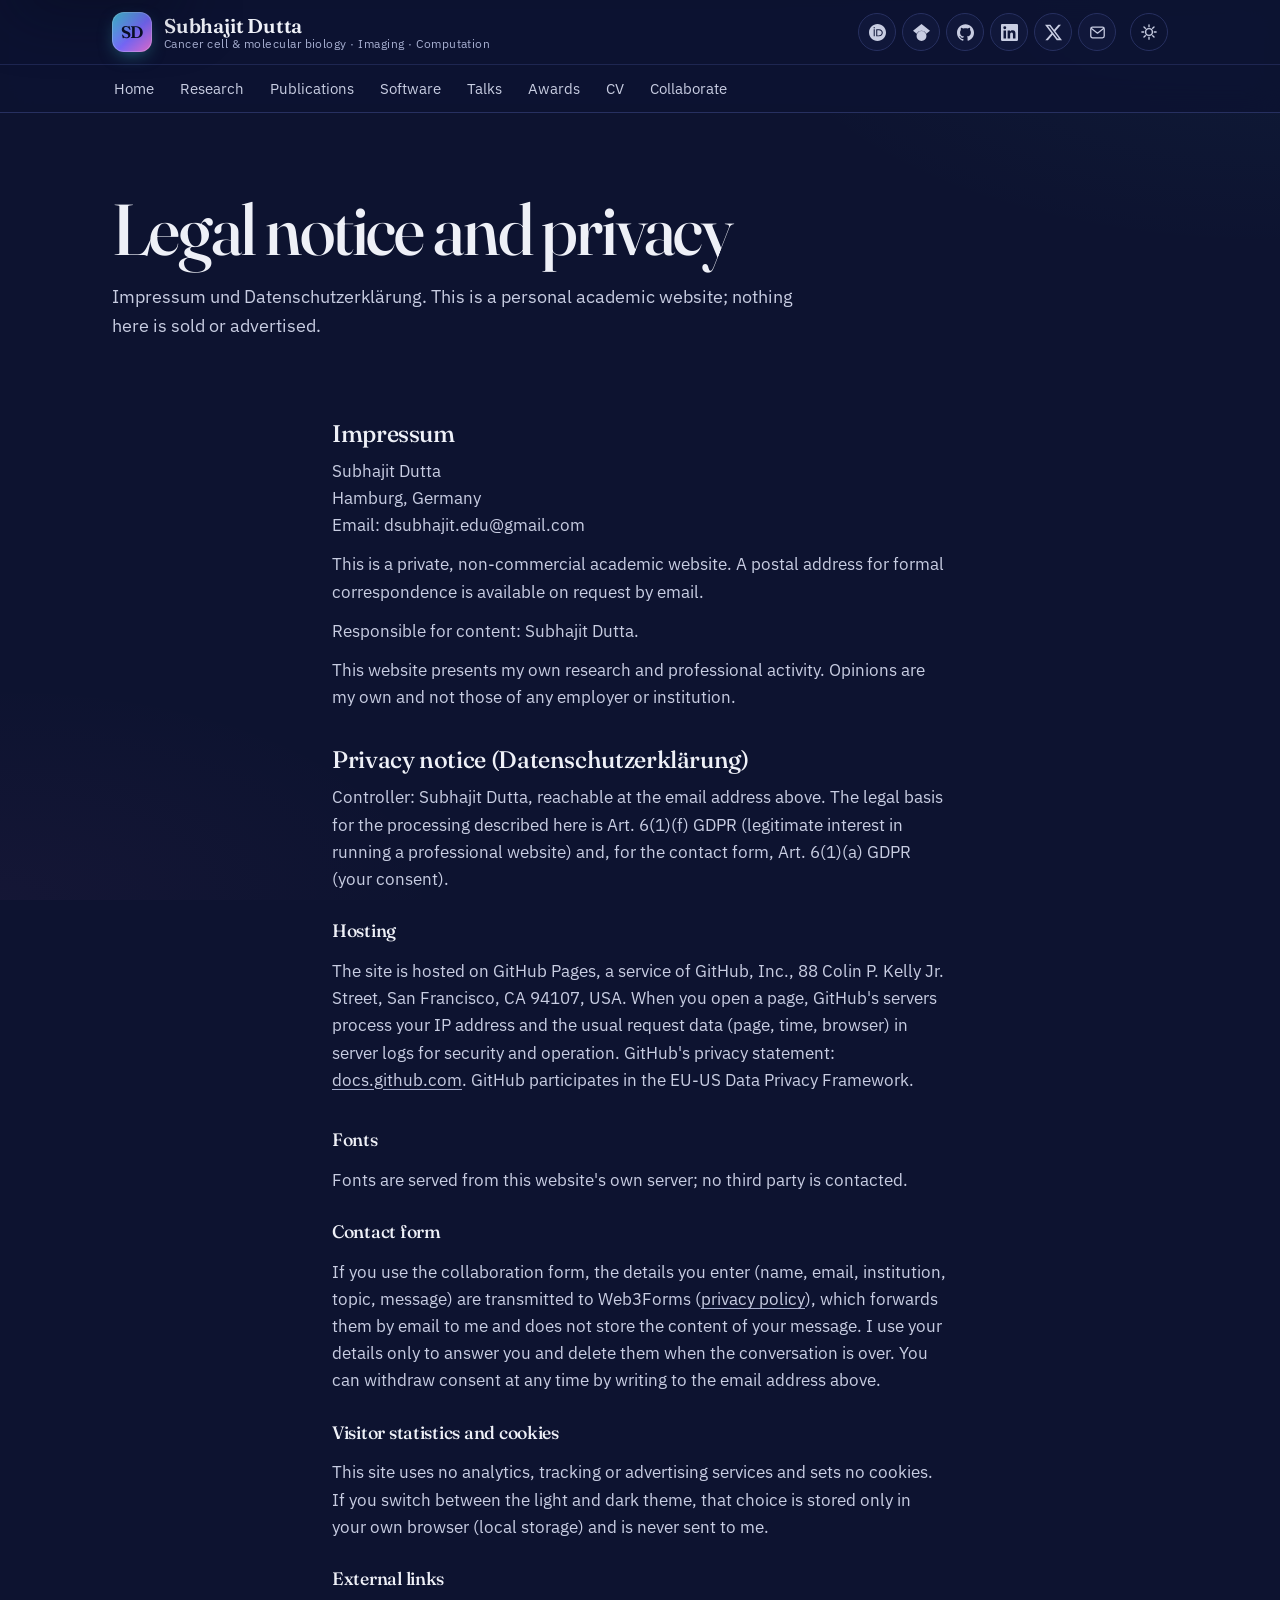
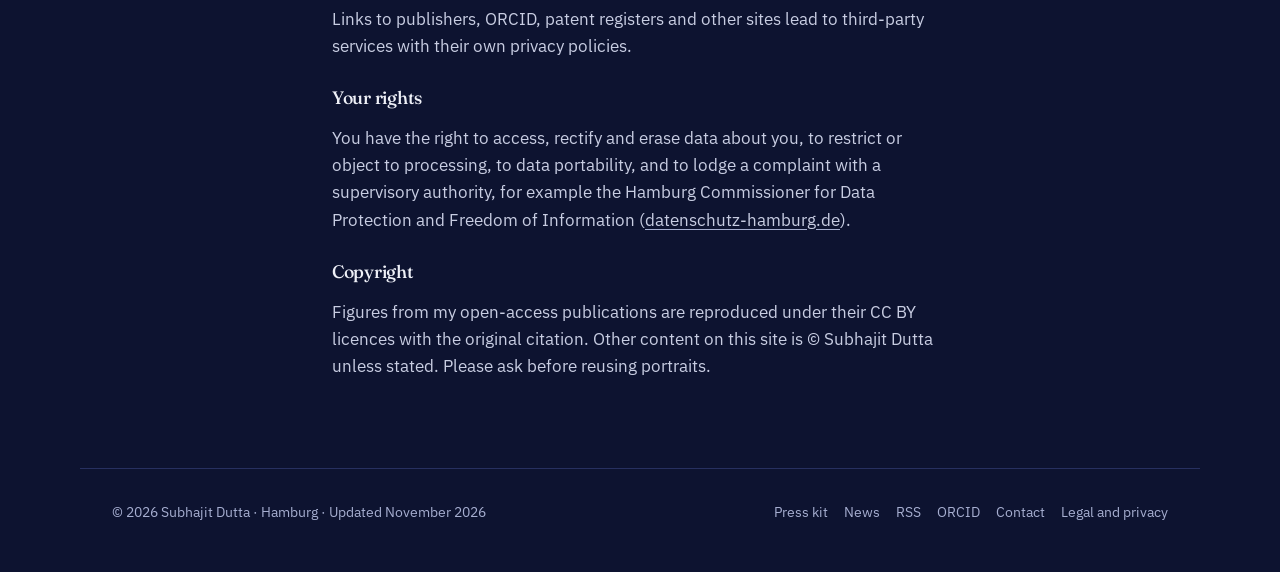
<file: legal/index.html>
<!doctype html>
<html lang="en">
<head>
<meta charset="utf-8">
<meta http-equiv="Content-Security-Policy" content="default-src 'self'; script-src 'self'; style-src 'self'; img-src 'self' data:; font-src 'self'; connect-src 'self' https://api.web3forms.com; form-action 'self' https://api.web3forms.com; base-uri 'self'; object-src 'none'; frame-src 'none'; worker-src 'none'; manifest-src 'self'; upgrade-insecure-requests">
<meta name="referrer" content="strict-origin-when-cross-origin">
<meta name="viewport" content="width=device-width, initial-scale=1, viewport-fit=cover">
<title>Subhajit Dutta — Legal notice and privacy</title>
<meta name="description" content="Impressum and privacy notice for Subhajit Dutta's website.">
<meta name="author" content="Subhajit Dutta">
<link rel="canonical" href="https://duttasubhajit.com/legal/">
<meta property="og:type" content="website">
<meta property="og:title" content="Subhajit Dutta — Legal notice and privacy">
<meta property="og:description" content="Impressum and privacy notice for Subhajit Dutta's website.">
<meta property="og:url" content="https://duttasubhajit.com/legal/">
<meta property="og:site_name" content="Subhajit Dutta">
<meta property="og:image" content="https://duttasubhajit.com/assets/img/og.jpg">
<meta property="og:image:width" content="1200">
<meta property="og:image:height" content="630">
<meta name="twitter:card" content="summary_large_image">
<meta name="twitter:site" content="@SDutta_2904">
<meta name="twitter:image" content="https://duttasubhajit.com/assets/img/og.jpg">
<meta name="robots" content="noindex, follow">
<link rel="icon" href="/assets/img/favicon.svg" type="image/svg+xml">
<link rel="preload" href="/assets/fonts/ibm-plex-sans-latin-400-normal.woff2" as="font" type="font/woff2" crossorigin>
<link rel="preload" href="/assets/fonts/fraunces-latin-opsz-normal.woff2" as="font" type="font/woff2" crossorigin>
<!-- build:headextra -->
<meta property="og:image:alt" content="Subhajit Dutta — Experimental cancer biologist and data-driven informatician">
<meta name="twitter:title" content="Subhajit Dutta — Legal notice and privacy">
<meta name="twitter:description" content="Impressum and privacy notice for Subhajit Dutta's website.">
<link rel="alternate" type="application/rss+xml" title="Subhajit Dutta: news" href="/feed.xml">
<link rel="preload" href="/assets/fonts/ibm-plex-mono-latin-400-normal.woff2" as="font" type="font/woff2" crossorigin>
<!-- /build:headextra -->
<link rel="stylesheet" href="/assets/site.css?v=3035758975">
<script src="/assets/data/profile.js?v=09b55e5948" defer></script>
<script src="/assets/site.js?v=5fee35dea0" defer></script>
</head>
<body data-page="legal">
<a class="skip" href="#main">Skip to main content</a>
<!-- build:header -->
<header class="nav">
  <div class="wrap nav-top">
    <a class="brand" href="/" aria-label="Subhajit Dutta, home">
      <span class="brand-mark" aria-hidden="true">SD</span>
      <span class="brand-text"><span class="brand-name">Subhajit Dutta</span><span class="brand-sub">Cancer cell &amp; molecular biology · Imaging · Computation</span></span>
    </a>
    <div class="nav-right">
      <ul class="social nav-social-top" aria-label="Profiles">
        <li><a class="soc soc-orcid" href="https://orcid.org/0000-0003-2390-7492" target="_blank" rel="me noopener" aria-label="ORCID profile" title="ORCID"><svg viewBox="0 0 24 24" aria-hidden="true"><path fill="currentColor" d="M12 0C5.372 0 0 5.372 0 12s5.372 12 12 12 12-5.372 12-12S18.628 0 12 0zM7.369 4.378c.525 0 .947.431.947.947s-.422.947-.947.947a.95.95 0 0 1-.947-.947c0-.525.422-.947.947-.947zm-.722 3.038h1.444v10.041H6.647V7.416zm3.562 0h3.9c3.712 0 5.344 2.653 5.344 5.025 0 2.578-2.016 5.025-5.325 5.025h-3.919V7.416zm1.444 1.303v7.444h2.297c3.272 0 4.022-2.484 4.022-3.722 0-2.016-1.284-3.722-4.097-3.722h-2.222z"/></svg></a></li>
        <li><a class="soc soc-scholar" href="https://scholar.google.com/citations?user=DbkLvm4AAAAJ&amp;hl=en" target="_blank" rel="me noopener" aria-label="Google Scholar profile" title="Google Scholar"><svg viewBox="0 0 24 24" aria-hidden="true"><path fill="currentColor" d="M5.242 13.769 0 9.5 12 0l12 9.5-5.242 4.269C17.548 11.249 14.978 9.5 12 9.5c-2.977 0-5.548 1.748-6.758 4.269zM12 10a7 7 0 1 0 0 14 7 7 0 0 0 0-14z"/></svg></a></li>
        <li><a class="soc soc-github" href="https://github.com/subhajit-dutta-bio" target="_blank" rel="me noopener" aria-label="GitHub profile" title="GitHub"><svg viewBox="0 0 24 24" aria-hidden="true"><path fill="currentColor" d="M12 .297c-6.63 0-12 5.373-12 12 0 5.303 3.438 9.8 8.205 11.385.6.113.82-.258.82-.577 0-.285-.01-1.04-.015-2.04-3.338.724-4.042-1.61-4.042-1.61C4.422 18.07 3.633 17.7 3.633 17.7c-1.087-.744.084-.729.084-.729 1.205.084 1.838 1.236 1.838 1.236 1.07 1.835 2.809 1.305 3.495.998.108-.776.417-1.305.76-1.605-2.665-.3-5.466-1.332-5.466-5.93 0-1.31.465-2.38 1.235-3.22-.135-.303-.54-1.523.105-3.176 0 0 1.005-.322 3.3 1.23.96-.267 1.98-.399 3-.405 1.02.006 2.04.138 3 .405 2.28-1.552 3.285-1.23 3.285-1.23.645 1.653.24 2.873.12 3.176.765.84 1.23 1.91 1.23 3.22 0 4.61-2.805 5.625-5.475 5.92.42.36.81 1.096.81 2.22 0 1.606-.015 2.896-.015 3.286 0 .315.21.69.825.57C20.565 22.092 24 17.592 24 12.297c0-6.627-5.373-12-12-12"/></svg></a></li>
        <li><a class="soc soc-linkedin" href="https://www.linkedin.com/in/subhajit-dutta-bio/" target="_blank" rel="me noopener" aria-label="LinkedIn profile" title="LinkedIn"><svg viewBox="0 0 24 24" aria-hidden="true"><path fill="currentColor" d="M20.447 20.452h-3.554v-5.569c0-1.328-.027-3.037-1.852-3.037-1.853 0-2.136 1.445-2.136 2.939v5.667H9.351V9h3.414v1.561h.046c.477-.9 1.637-1.85 3.37-1.85 3.601 0 4.267 2.37 4.267 5.455v6.286zM5.337 7.433a2.062 2.062 0 1 1 0-4.125 2.062 2.062 0 0 1 0 4.125zM7.119 20.452H3.555V9h3.564v11.452zM22.225 0H1.771C.792 0 0 .774 0 1.729v20.542C0 23.227.792 24 1.771 24h20.451C23.2 24 24 23.227 24 22.271V1.729C24 .774 23.2 0 22.222 0h.003z"/></svg></a></li>
        <li><a class="soc soc-x" href="https://x.com/SDutta_2904" target="_blank" rel="me noopener" aria-label="X (Twitter) profile" title="X"><svg viewBox="0 0 24 24" aria-hidden="true"><path fill="currentColor" d="M18.901 1.153h3.68l-8.04 9.19L24 22.846h-7.406l-5.8-7.584-6.638 7.584H.474l8.6-9.83L0 1.154h7.594l5.243 6.932 6.064-6.933zm-1.291 19.491h2.039L6.486 3.24H4.298l13.312 17.404z"/></svg></a></li>
        <li><a class="soc soc-email" href="mailto:dsubhajit.edu@gmail.com" aria-label="Email dsubhajit.edu@gmail.com" title="Email"><svg viewBox="0 0 24 24" aria-hidden="true" fill="none" stroke="currentColor" stroke-width="1.8" stroke-linecap="round" stroke-linejoin="round"><rect x="2.5" y="4.5" width="19" height="15" rx="2.5"/><path d="M3.5 6.5l8.5 6.5 8.5-6.5"/></svg></a></li>
      </ul>
      <a class="nav-cv-pill" href="/cv/">CV</a>
      <button class="icon-btn" id="themeBtn" type="button" aria-label="Switch colour theme" title="Switch theme">
        <svg viewBox="0 0 24 24" fill="none" stroke="currentColor" stroke-width="1.8" stroke-linecap="round"><circle cx="12" cy="12" r="4.5"/><path d="M12 2.5v2.5M12 19v2.5M2.5 12H5M19 12h2.5M5.3 5.3l1.8 1.8M16.9 16.9l1.8 1.8M5.3 18.7l1.8-1.8M16.9 7.1l1.8-1.8"/></svg>
      </button>
      <button class="icon-btn menu-btn" id="menuBtn" type="button" aria-expanded="false" aria-controls="siteNav" aria-label="Open navigation menu" title="Menu">
        <svg class="ico-open" viewBox="0 0 24 24" fill="none" stroke="currentColor" stroke-width="1.9" stroke-linecap="round" aria-hidden="true"><path d="M4 7h16M4 12h16M4 17h16"/></svg>
        <svg class="ico-close" viewBox="0 0 24 24" fill="none" stroke="currentColor" stroke-width="1.9" stroke-linecap="round" aria-hidden="true"><path d="M6 6l12 12M18 6L6 18"/></svg>
      </button>
    </div>
  </div>
  <nav class="nav-tabs" id="siteNav" aria-label="Sections">
    <div class="wrap nav-drawer">
      <ul class="tabs" id="tabs">
        <li><a href="/" data-page="home">Home</a></li>
        <li><a href="/research/" data-page="research">Research</a></li>
        <li><a href="/publications/" data-page="publications">Publications</a></li>
        <li><a href="/software/" data-page="software">Software</a></li>
        <li><a href="/talks/" data-page="talks">Talks</a></li>
        <li><a href="/awards/" data-page="awards">Awards</a></li>
        <li><a href="/cv/" data-page="cv">CV</a></li>
        <li><a href="/collaborate/" data-page="collaborate">Collaborate</a></li>
      </ul>
      <ul class="social nav-social-drawer" aria-label="Profile links">
        <li><a class="soc soc-orcid" href="https://orcid.org/0000-0003-2390-7492" target="_blank" rel="me noopener" aria-label="ORCID profile" title="ORCID"><svg viewBox="0 0 24 24" aria-hidden="true"><path fill="currentColor" d="M12 0C5.372 0 0 5.372 0 12s5.372 12 12 12 12-5.372 12-12S18.628 0 12 0zM7.369 4.378c.525 0 .947.431.947.947s-.422.947-.947.947a.95.95 0 0 1-.947-.947c0-.525.422-.947.947-.947zm-.722 3.038h1.444v10.041H6.647V7.416zm3.562 0h3.9c3.712 0 5.344 2.653 5.344 5.025 0 2.578-2.016 5.025-5.325 5.025h-3.919V7.416zm1.444 1.303v7.444h2.297c3.272 0 4.022-2.484 4.022-3.722 0-2.016-1.284-3.722-4.097-3.722h-2.222z"/></svg></a></li>
        <li><a class="soc soc-scholar" href="https://scholar.google.com/citations?user=DbkLvm4AAAAJ&amp;hl=en" target="_blank" rel="me noopener" aria-label="Google Scholar profile" title="Google Scholar"><svg viewBox="0 0 24 24" aria-hidden="true"><path fill="currentColor" d="M5.242 13.769 0 9.5 12 0l12 9.5-5.242 4.269C17.548 11.249 14.978 9.5 12 9.5c-2.977 0-5.548 1.748-6.758 4.269zM12 10a7 7 0 1 0 0 14 7 7 0 0 0 0-14z"/></svg></a></li>
        <li><a class="soc soc-github" href="https://github.com/subhajit-dutta-bio" target="_blank" rel="me noopener" aria-label="GitHub profile" title="GitHub"><svg viewBox="0 0 24 24" aria-hidden="true"><path fill="currentColor" d="M12 .297c-6.63 0-12 5.373-12 12 0 5.303 3.438 9.8 8.205 11.385.6.113.82-.258.82-.577 0-.285-.01-1.04-.015-2.04-3.338.724-4.042-1.61-4.042-1.61C4.422 18.07 3.633 17.7 3.633 17.7c-1.087-.744.084-.729.084-.729 1.205.084 1.838 1.236 1.838 1.236 1.07 1.835 2.809 1.305 3.495.998.108-.776.417-1.305.76-1.605-2.665-.3-5.466-1.332-5.466-5.93 0-1.31.465-2.38 1.235-3.22-.135-.303-.54-1.523.105-3.176 0 0 1.005-.322 3.3 1.23.96-.267 1.98-.399 3-.405 1.02.006 2.04.138 3 .405 2.28-1.552 3.285-1.23 3.285-1.23.645 1.653.24 2.873.12 3.176.765.84 1.23 1.91 1.23 3.22 0 4.61-2.805 5.625-5.475 5.92.42.36.81 1.096.81 2.22 0 1.606-.015 2.896-.015 3.286 0 .315.21.69.825.57C20.565 22.092 24 17.592 24 12.297c0-6.627-5.373-12-12-12"/></svg></a></li>
        <li><a class="soc soc-linkedin" href="https://www.linkedin.com/in/subhajit-dutta-bio/" target="_blank" rel="me noopener" aria-label="LinkedIn profile" title="LinkedIn"><svg viewBox="0 0 24 24" aria-hidden="true"><path fill="currentColor" d="M20.447 20.452h-3.554v-5.569c0-1.328-.027-3.037-1.852-3.037-1.853 0-2.136 1.445-2.136 2.939v5.667H9.351V9h3.414v1.561h.046c.477-.9 1.637-1.85 3.37-1.85 3.601 0 4.267 2.37 4.267 5.455v6.286zM5.337 7.433a2.062 2.062 0 1 1 0-4.125 2.062 2.062 0 0 1 0 4.125zM7.119 20.452H3.555V9h3.564v11.452zM22.225 0H1.771C.792 0 0 .774 0 1.729v20.542C0 23.227.792 24 1.771 24h20.451C23.2 24 24 23.227 24 22.271V1.729C24 .774 23.2 0 22.222 0h.003z"/></svg></a></li>
        <li><a class="soc soc-x" href="https://x.com/SDutta_2904" target="_blank" rel="me noopener" aria-label="X (Twitter) profile" title="X"><svg viewBox="0 0 24 24" aria-hidden="true"><path fill="currentColor" d="M18.901 1.153h3.68l-8.04 9.19L24 22.846h-7.406l-5.8-7.584-6.638 7.584H.474l8.6-9.83L0 1.154h7.594l5.243 6.932 6.064-6.933zm-1.291 19.491h2.039L6.486 3.24H4.298l13.312 17.404z"/></svg></a></li>
        <li><a class="soc soc-email" href="mailto:dsubhajit.edu@gmail.com" aria-label="Email dsubhajit.edu@gmail.com" title="Email"><svg viewBox="0 0 24 24" aria-hidden="true" fill="none" stroke="currentColor" stroke-width="1.8" stroke-linecap="round" stroke-linejoin="round"><rect x="2.5" y="4.5" width="19" height="15" rx="2.5"/><path d="M3.5 6.5l8.5 6.5 8.5-6.5"/></svg></a></li>
      </ul>
    </div>
  </nav>
</header>
<!-- /build:header -->
<main id="main">

<section class="page-head">
  <div class="wrap">
    <h1>Legal notice and privacy</h1>
    <p class="lede">Impressum und Datenschutzerklärung. This is a personal academic website; nothing here is sold or advertised.</p>
  </div>
</section>
<section class="section flush">
  <div class="wrap prose">
    <h2 id="impressum">Impressum</h2>
    <p>Subhajit Dutta<br><span data-pos="place">Hamburg, Germany</span><br>Email: <span data-email></span></p>
    <p>This is a private, non-commercial academic website. A postal address for formal correspondence is available on request by email.</p>
    <p>Responsible for content: Subhajit Dutta.</p>
    <p>This website presents my own research and professional activity. Opinions are my own and not those of any employer or institution.</p>

    <h2 id="privacy">Privacy notice (Datenschutzerklärung)</h2>
    <p>Controller: Subhajit Dutta, reachable at the email address above. The legal basis for the processing described here is Art. 6(1)(f) GDPR (legitimate interest in running a professional website) and, for the contact form, Art. 6(1)(a) GDPR (your consent).</p>

    <h3>Hosting</h3>
    <p>The site is hosted on GitHub Pages, a service of GitHub, Inc., 88 Colin P. Kelly Jr. Street, San Francisco, CA 94107, USA. When you open a page, GitHub's servers process your IP address and the usual request data (page, time, browser) in server logs for security and operation. GitHub's privacy statement: <a href="https://docs.github.com/en/site-policy/privacy-policies/github-general-privacy-statement" target="_blank" rel="noopener">docs.github.com</a>. GitHub participates in the EU-US Data Privacy Framework.</p>

    <h3>Fonts</h3>
    <p>Fonts are served from this website's own server; no third party is contacted.</p>

    <h3>Contact form</h3>
    <p>If you use the collaboration form, the details you enter (name, email, institution, topic, message) are transmitted to Web3Forms (<a href="https://web3forms.com/privacy" target="_blank" rel="noopener">privacy policy</a>), which forwards them by email to me and does not store the content of your message. I use your details only to answer you and delete them when the conversation is over. You can withdraw consent at any time by writing to the email address above.</p>

    <h3>Visitor statistics and cookies</h3>
    <p>This site uses no analytics, tracking or advertising services and sets no cookies. If you switch between the light and dark theme, that choice is stored only in your own browser (local storage) and is never sent to me.</p>

    <h3>External links</h3>
    <p>Links to publishers, ORCID, patent registers and other sites lead to third-party services with their own privacy policies.</p>

    <h3>Your rights</h3>
    <p>You have the right to access, rectify and erase data about you, to restrict or object to processing, to data portability, and to lodge a complaint with a supervisory authority, for example the Hamburg Commissioner for Data Protection and Freedom of Information (<a href="https://datenschutz-hamburg.de" target="_blank" rel="noopener">datenschutz-hamburg.de</a>).</p>

    <h3>Copyright</h3>
    <p>Figures from my open-access publications are reproduced under their CC BY licences with the original citation. Other content on this site is © Subhajit Dutta unless stated. Please ask before reusing portraits.</p>
  </div>
</section>
</main>
<!-- build:footer -->
<footer>
  <div class="wrap">
    <span>© 2026 Subhajit Dutta · Hamburg · <span class="upd">Updated <time datetime="2026-11-21">November 2026</time></span></span>
    <span class="links">
      <a href="/media/">Press kit</a>
      <a href="/news/">News</a>
      <a href="/feed.xml" type="application/rss+xml">RSS</a>
      <a href="https://orcid.org/0000-0003-2390-7492" rel="me noopener" target="_blank">ORCID</a>
      <a href="/collaborate/">Contact</a>
      <a href="/legal/">Legal and privacy</a>
    </span>
  </div>
</footer>
<!-- /build:footer -->
</body>
</html>
</file>
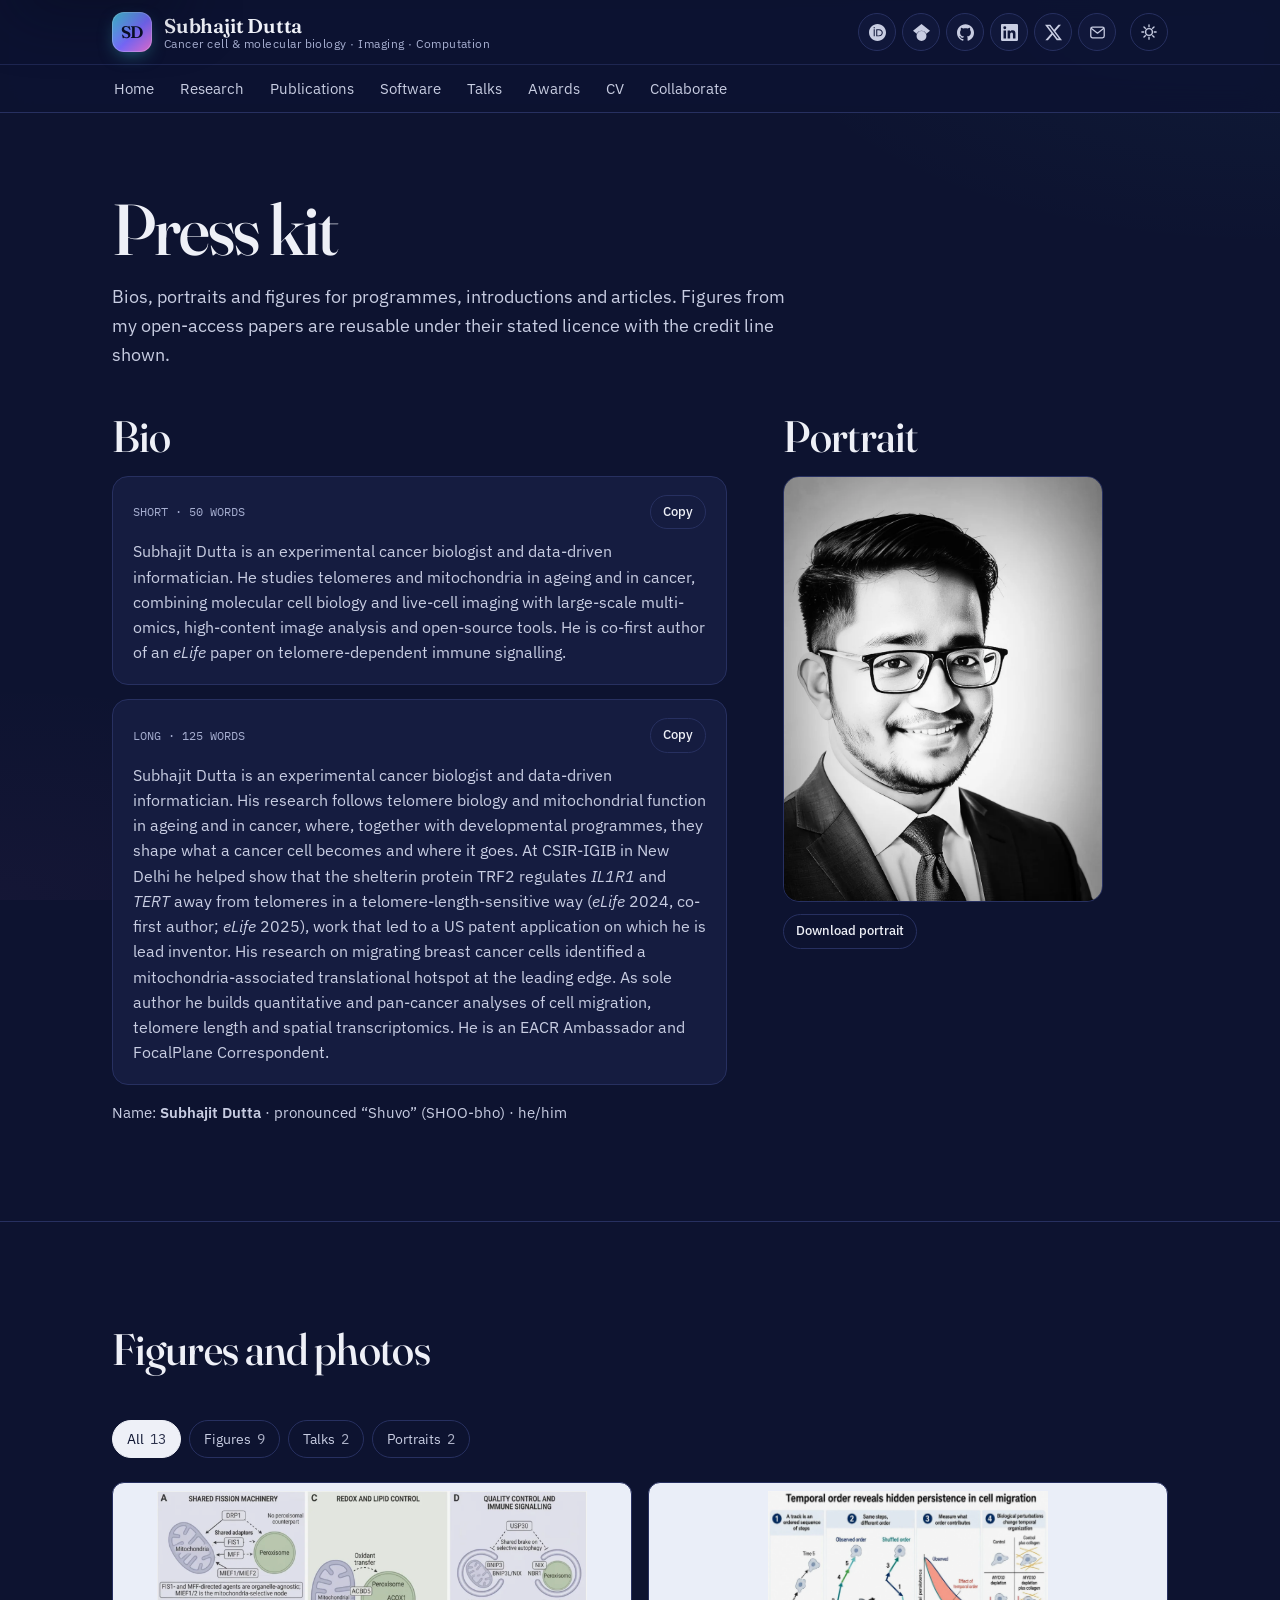
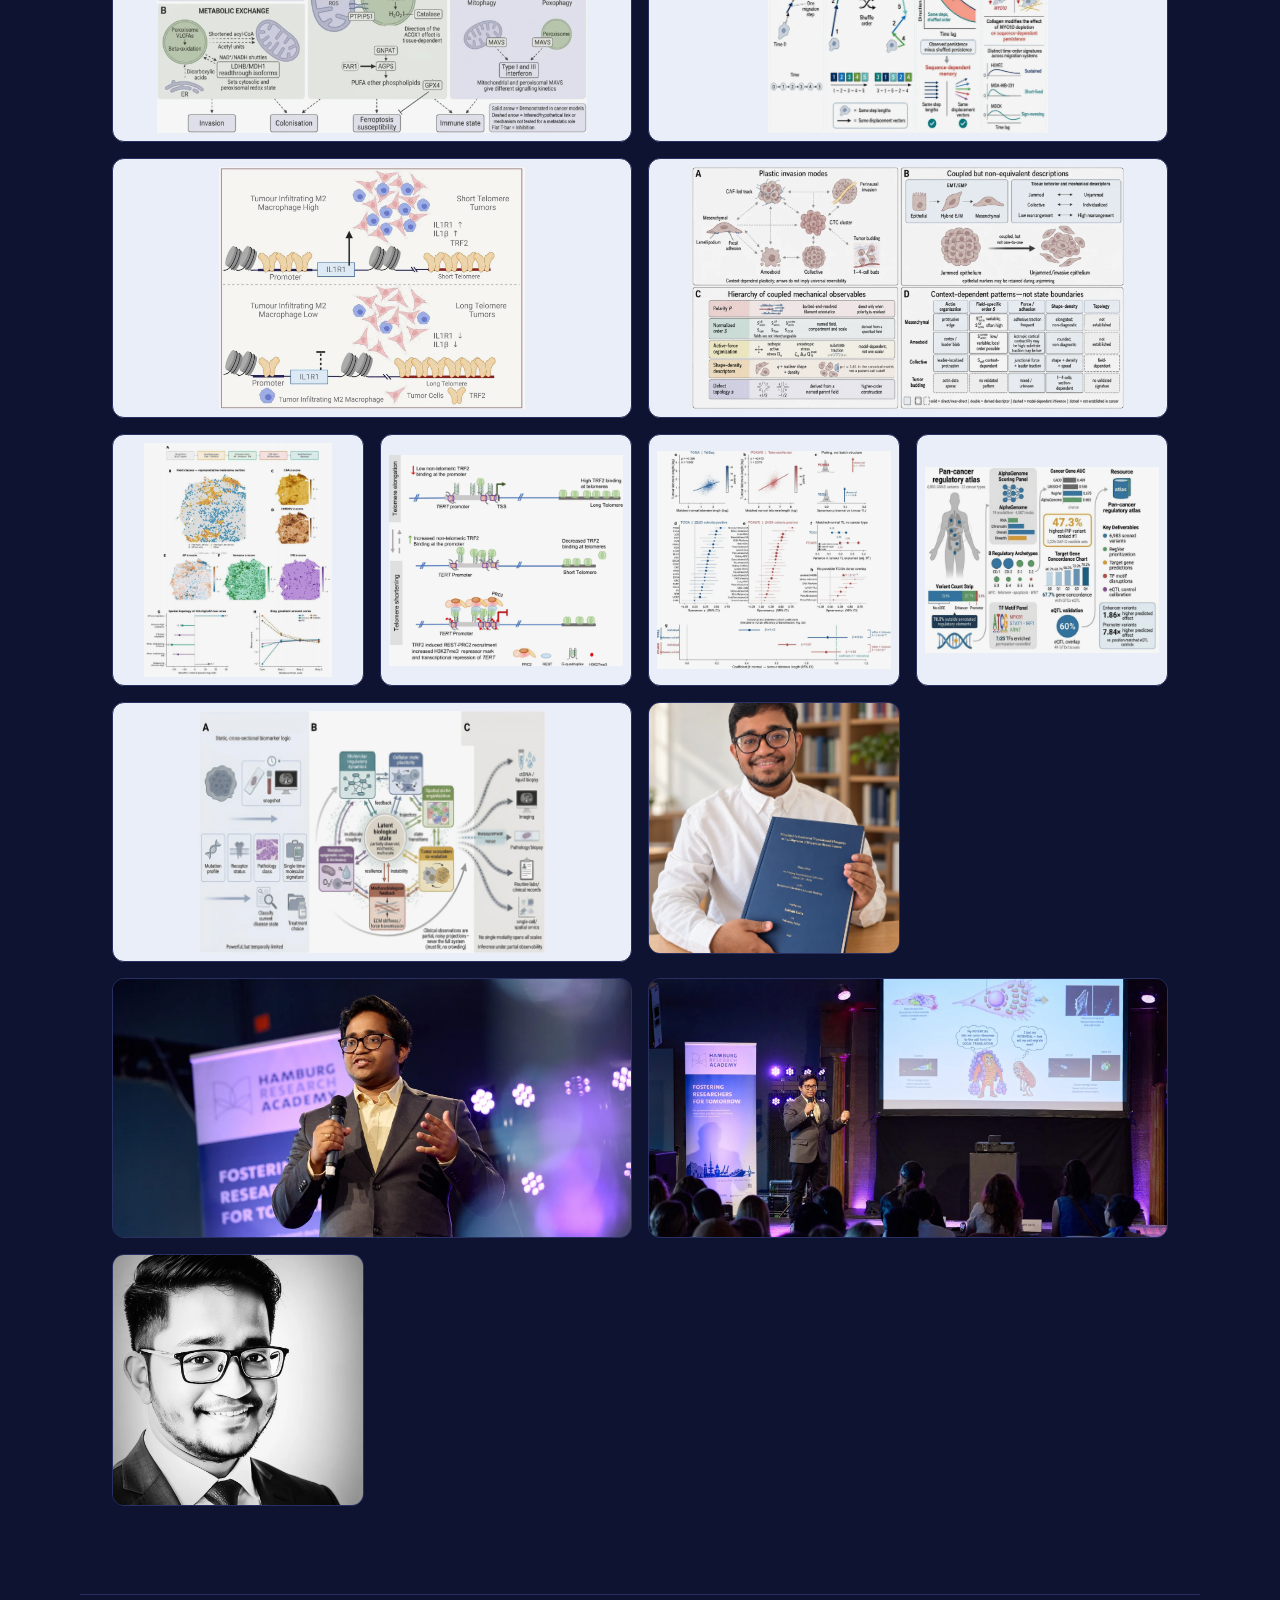
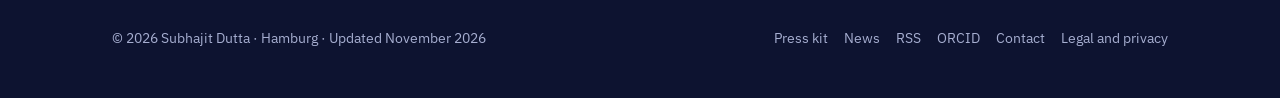
<file: media/index.html>
<!doctype html>
<html lang="en">
<head>
<meta charset="utf-8">
<meta http-equiv="Content-Security-Policy" content="default-src 'self'; script-src 'self'; style-src 'self'; img-src 'self' data:; font-src 'self'; connect-src 'self' https://api.web3forms.com; form-action 'self' https://api.web3forms.com; base-uri 'self'; object-src 'none'; frame-src 'none'; worker-src 'none'; manifest-src 'self'; upgrade-insecure-requests">
<meta name="referrer" content="strict-origin-when-cross-origin">
<meta name="viewport" content="width=device-width, initial-scale=1, viewport-fit=cover">
<title>Subhajit Dutta — Press kit and media</title>
<meta name="description" content="Figures, posters, talk photos and portraits from Subhajit Dutta's research.">
<meta name="author" content="Subhajit Dutta">
<link rel="canonical" href="https://duttasubhajit.com/media/">
<meta property="og:type" content="website">
<meta property="og:title" content="Subhajit Dutta — Press kit and media">
<meta property="og:description" content="Figures, posters, talk photos and portraits from Subhajit Dutta's research.">
<meta property="og:url" content="https://duttasubhajit.com/media/">
<meta property="og:site_name" content="Subhajit Dutta">
<meta property="og:image" content="https://duttasubhajit.com/assets/img/og.jpg">
<meta property="og:image:width" content="1200">
<meta property="og:image:height" content="630">
<meta name="twitter:card" content="summary_large_image">
<meta name="twitter:site" content="@SDutta_2904">
<meta name="twitter:image" content="https://duttasubhajit.com/assets/img/og.jpg">
<meta name="robots" content="index, follow">
<link rel="icon" href="/assets/img/favicon.svg" type="image/svg+xml">
<link rel="preload" href="/assets/fonts/ibm-plex-sans-latin-400-normal.woff2" as="font" type="font/woff2" crossorigin>
<link rel="preload" href="/assets/fonts/fraunces-latin-opsz-normal.woff2" as="font" type="font/woff2" crossorigin>
<!-- build:headextra -->
<meta property="og:image:alt" content="Subhajit Dutta — Experimental cancer biologist and data-driven informatician">
<meta name="twitter:title" content="Subhajit Dutta — Press kit and media">
<meta name="twitter:description" content="Figures, posters, talk photos and portraits from Subhajit Dutta's research.">
<link rel="alternate" type="application/rss+xml" title="Subhajit Dutta: news" href="/feed.xml">
<link rel="preload" href="/assets/fonts/ibm-plex-mono-latin-400-normal.woff2" as="font" type="font/woff2" crossorigin>
<!-- /build:headextra -->
<link rel="stylesheet" href="/assets/site.css?v=3035758975">
<script src="/assets/data/profile.js?v=09b55e5948" defer></script>
<script src="/assets/data/media.js?v=2a87fca2d0" defer></script>
<script src="/assets/site.js?v=5fee35dea0" defer></script>
</head>
<body data-page="media">
<a class="skip" href="#main">Skip to main content</a>
<!-- build:header -->
<header class="nav">
  <div class="wrap nav-top">
    <a class="brand" href="/" aria-label="Subhajit Dutta, home">
      <span class="brand-mark" aria-hidden="true">SD</span>
      <span class="brand-text"><span class="brand-name">Subhajit Dutta</span><span class="brand-sub">Cancer cell &amp; molecular biology · Imaging · Computation</span></span>
    </a>
    <div class="nav-right">
      <ul class="social nav-social-top" aria-label="Profiles">
        <li><a class="soc soc-orcid" href="https://orcid.org/0000-0003-2390-7492" target="_blank" rel="me noopener" aria-label="ORCID profile" title="ORCID"><svg viewBox="0 0 24 24" aria-hidden="true"><path fill="currentColor" d="M12 0C5.372 0 0 5.372 0 12s5.372 12 12 12 12-5.372 12-12S18.628 0 12 0zM7.369 4.378c.525 0 .947.431.947.947s-.422.947-.947.947a.95.95 0 0 1-.947-.947c0-.525.422-.947.947-.947zm-.722 3.038h1.444v10.041H6.647V7.416zm3.562 0h3.9c3.712 0 5.344 2.653 5.344 5.025 0 2.578-2.016 5.025-5.325 5.025h-3.919V7.416zm1.444 1.303v7.444h2.297c3.272 0 4.022-2.484 4.022-3.722 0-2.016-1.284-3.722-4.097-3.722h-2.222z"/></svg></a></li>
        <li><a class="soc soc-scholar" href="https://scholar.google.com/citations?user=DbkLvm4AAAAJ&amp;hl=en" target="_blank" rel="me noopener" aria-label="Google Scholar profile" title="Google Scholar"><svg viewBox="0 0 24 24" aria-hidden="true"><path fill="currentColor" d="M5.242 13.769 0 9.5 12 0l12 9.5-5.242 4.269C17.548 11.249 14.978 9.5 12 9.5c-2.977 0-5.548 1.748-6.758 4.269zM12 10a7 7 0 1 0 0 14 7 7 0 0 0 0-14z"/></svg></a></li>
        <li><a class="soc soc-github" href="https://github.com/subhajit-dutta-bio" target="_blank" rel="me noopener" aria-label="GitHub profile" title="GitHub"><svg viewBox="0 0 24 24" aria-hidden="true"><path fill="currentColor" d="M12 .297c-6.63 0-12 5.373-12 12 0 5.303 3.438 9.8 8.205 11.385.6.113.82-.258.82-.577 0-.285-.01-1.04-.015-2.04-3.338.724-4.042-1.61-4.042-1.61C4.422 18.07 3.633 17.7 3.633 17.7c-1.087-.744.084-.729.084-.729 1.205.084 1.838 1.236 1.838 1.236 1.07 1.835 2.809 1.305 3.495.998.108-.776.417-1.305.76-1.605-2.665-.3-5.466-1.332-5.466-5.93 0-1.31.465-2.38 1.235-3.22-.135-.303-.54-1.523.105-3.176 0 0 1.005-.322 3.3 1.23.96-.267 1.98-.399 3-.405 1.02.006 2.04.138 3 .405 2.28-1.552 3.285-1.23 3.285-1.23.645 1.653.24 2.873.12 3.176.765.84 1.23 1.91 1.23 3.22 0 4.61-2.805 5.625-5.475 5.92.42.36.81 1.096.81 2.22 0 1.606-.015 2.896-.015 3.286 0 .315.21.69.825.57C20.565 22.092 24 17.592 24 12.297c0-6.627-5.373-12-12-12"/></svg></a></li>
        <li><a class="soc soc-linkedin" href="https://www.linkedin.com/in/subhajit-dutta-bio/" target="_blank" rel="me noopener" aria-label="LinkedIn profile" title="LinkedIn"><svg viewBox="0 0 24 24" aria-hidden="true"><path fill="currentColor" d="M20.447 20.452h-3.554v-5.569c0-1.328-.027-3.037-1.852-3.037-1.853 0-2.136 1.445-2.136 2.939v5.667H9.351V9h3.414v1.561h.046c.477-.9 1.637-1.85 3.37-1.85 3.601 0 4.267 2.37 4.267 5.455v6.286zM5.337 7.433a2.062 2.062 0 1 1 0-4.125 2.062 2.062 0 0 1 0 4.125zM7.119 20.452H3.555V9h3.564v11.452zM22.225 0H1.771C.792 0 0 .774 0 1.729v20.542C0 23.227.792 24 1.771 24h20.451C23.2 24 24 23.227 24 22.271V1.729C24 .774 23.2 0 22.222 0h.003z"/></svg></a></li>
        <li><a class="soc soc-x" href="https://x.com/SDutta_2904" target="_blank" rel="me noopener" aria-label="X (Twitter) profile" title="X"><svg viewBox="0 0 24 24" aria-hidden="true"><path fill="currentColor" d="M18.901 1.153h3.68l-8.04 9.19L24 22.846h-7.406l-5.8-7.584-6.638 7.584H.474l8.6-9.83L0 1.154h7.594l5.243 6.932 6.064-6.933zm-1.291 19.491h2.039L6.486 3.24H4.298l13.312 17.404z"/></svg></a></li>
        <li><a class="soc soc-email" href="mailto:dsubhajit.edu@gmail.com" aria-label="Email dsubhajit.edu@gmail.com" title="Email"><svg viewBox="0 0 24 24" aria-hidden="true" fill="none" stroke="currentColor" stroke-width="1.8" stroke-linecap="round" stroke-linejoin="round"><rect x="2.5" y="4.5" width="19" height="15" rx="2.5"/><path d="M3.5 6.5l8.5 6.5 8.5-6.5"/></svg></a></li>
      </ul>
      <a class="nav-cv-pill" href="/cv/">CV</a>
      <button class="icon-btn" id="themeBtn" type="button" aria-label="Switch colour theme" title="Switch theme">
        <svg viewBox="0 0 24 24" fill="none" stroke="currentColor" stroke-width="1.8" stroke-linecap="round"><circle cx="12" cy="12" r="4.5"/><path d="M12 2.5v2.5M12 19v2.5M2.5 12H5M19 12h2.5M5.3 5.3l1.8 1.8M16.9 16.9l1.8 1.8M5.3 18.7l1.8-1.8M16.9 7.1l1.8-1.8"/></svg>
      </button>
      <button class="icon-btn menu-btn" id="menuBtn" type="button" aria-expanded="false" aria-controls="siteNav" aria-label="Open navigation menu" title="Menu">
        <svg class="ico-open" viewBox="0 0 24 24" fill="none" stroke="currentColor" stroke-width="1.9" stroke-linecap="round" aria-hidden="true"><path d="M4 7h16M4 12h16M4 17h16"/></svg>
        <svg class="ico-close" viewBox="0 0 24 24" fill="none" stroke="currentColor" stroke-width="1.9" stroke-linecap="round" aria-hidden="true"><path d="M6 6l12 12M18 6L6 18"/></svg>
      </button>
    </div>
  </div>
  <nav class="nav-tabs" id="siteNav" aria-label="Sections">
    <div class="wrap nav-drawer">
      <ul class="tabs" id="tabs">
        <li><a href="/" data-page="home">Home</a></li>
        <li><a href="/research/" data-page="research">Research</a></li>
        <li><a href="/publications/" data-page="publications">Publications</a></li>
        <li><a href="/software/" data-page="software">Software</a></li>
        <li><a href="/talks/" data-page="talks">Talks</a></li>
        <li><a href="/awards/" data-page="awards">Awards</a></li>
        <li><a href="/cv/" data-page="cv">CV</a></li>
        <li><a href="/collaborate/" data-page="collaborate">Collaborate</a></li>
      </ul>
      <ul class="social nav-social-drawer" aria-label="Profile links">
        <li><a class="soc soc-orcid" href="https://orcid.org/0000-0003-2390-7492" target="_blank" rel="me noopener" aria-label="ORCID profile" title="ORCID"><svg viewBox="0 0 24 24" aria-hidden="true"><path fill="currentColor" d="M12 0C5.372 0 0 5.372 0 12s5.372 12 12 12 12-5.372 12-12S18.628 0 12 0zM7.369 4.378c.525 0 .947.431.947.947s-.422.947-.947.947a.95.95 0 0 1-.947-.947c0-.525.422-.947.947-.947zm-.722 3.038h1.444v10.041H6.647V7.416zm3.562 0h3.9c3.712 0 5.344 2.653 5.344 5.025 0 2.578-2.016 5.025-5.325 5.025h-3.919V7.416zm1.444 1.303v7.444h2.297c3.272 0 4.022-2.484 4.022-3.722 0-2.016-1.284-3.722-4.097-3.722h-2.222z"/></svg></a></li>
        <li><a class="soc soc-scholar" href="https://scholar.google.com/citations?user=DbkLvm4AAAAJ&amp;hl=en" target="_blank" rel="me noopener" aria-label="Google Scholar profile" title="Google Scholar"><svg viewBox="0 0 24 24" aria-hidden="true"><path fill="currentColor" d="M5.242 13.769 0 9.5 12 0l12 9.5-5.242 4.269C17.548 11.249 14.978 9.5 12 9.5c-2.977 0-5.548 1.748-6.758 4.269zM12 10a7 7 0 1 0 0 14 7 7 0 0 0 0-14z"/></svg></a></li>
        <li><a class="soc soc-github" href="https://github.com/subhajit-dutta-bio" target="_blank" rel="me noopener" aria-label="GitHub profile" title="GitHub"><svg viewBox="0 0 24 24" aria-hidden="true"><path fill="currentColor" d="M12 .297c-6.63 0-12 5.373-12 12 0 5.303 3.438 9.8 8.205 11.385.6.113.82-.258.82-.577 0-.285-.01-1.04-.015-2.04-3.338.724-4.042-1.61-4.042-1.61C4.422 18.07 3.633 17.7 3.633 17.7c-1.087-.744.084-.729.084-.729 1.205.084 1.838 1.236 1.838 1.236 1.07 1.835 2.809 1.305 3.495.998.108-.776.417-1.305.76-1.605-2.665-.3-5.466-1.332-5.466-5.93 0-1.31.465-2.38 1.235-3.22-.135-.303-.54-1.523.105-3.176 0 0 1.005-.322 3.3 1.23.96-.267 1.98-.399 3-.405 1.02.006 2.04.138 3 .405 2.28-1.552 3.285-1.23 3.285-1.23.645 1.653.24 2.873.12 3.176.765.84 1.23 1.91 1.23 3.22 0 4.61-2.805 5.625-5.475 5.92.42.36.81 1.096.81 2.22 0 1.606-.015 2.896-.015 3.286 0 .315.21.69.825.57C20.565 22.092 24 17.592 24 12.297c0-6.627-5.373-12-12-12"/></svg></a></li>
        <li><a class="soc soc-linkedin" href="https://www.linkedin.com/in/subhajit-dutta-bio/" target="_blank" rel="me noopener" aria-label="LinkedIn profile" title="LinkedIn"><svg viewBox="0 0 24 24" aria-hidden="true"><path fill="currentColor" d="M20.447 20.452h-3.554v-5.569c0-1.328-.027-3.037-1.852-3.037-1.853 0-2.136 1.445-2.136 2.939v5.667H9.351V9h3.414v1.561h.046c.477-.9 1.637-1.85 3.37-1.85 3.601 0 4.267 2.37 4.267 5.455v6.286zM5.337 7.433a2.062 2.062 0 1 1 0-4.125 2.062 2.062 0 0 1 0 4.125zM7.119 20.452H3.555V9h3.564v11.452zM22.225 0H1.771C.792 0 0 .774 0 1.729v20.542C0 23.227.792 24 1.771 24h20.451C23.2 24 24 23.227 24 22.271V1.729C24 .774 23.2 0 22.222 0h.003z"/></svg></a></li>
        <li><a class="soc soc-x" href="https://x.com/SDutta_2904" target="_blank" rel="me noopener" aria-label="X (Twitter) profile" title="X"><svg viewBox="0 0 24 24" aria-hidden="true"><path fill="currentColor" d="M18.901 1.153h3.68l-8.04 9.19L24 22.846h-7.406l-5.8-7.584-6.638 7.584H.474l8.6-9.83L0 1.154h7.594l5.243 6.932 6.064-6.933zm-1.291 19.491h2.039L6.486 3.24H4.298l13.312 17.404z"/></svg></a></li>
        <li><a class="soc soc-email" href="mailto:dsubhajit.edu@gmail.com" aria-label="Email dsubhajit.edu@gmail.com" title="Email"><svg viewBox="0 0 24 24" aria-hidden="true" fill="none" stroke="currentColor" stroke-width="1.8" stroke-linecap="round" stroke-linejoin="round"><rect x="2.5" y="4.5" width="19" height="15" rx="2.5"/><path d="M3.5 6.5l8.5 6.5 8.5-6.5"/></svg></a></li>
      </ul>
    </div>
  </nav>
</header>
<!-- /build:header -->
<main id="main">

<section class="page-head">
  <div class="wrap">
    <h1>Press kit</h1>
    <p class="lede">Bios, portraits and figures for programmes, introductions and articles. Figures from my open-access papers are reusable under their stated licence with the credit line shown.</p>
  </div>
</section>

<section class="section flush" aria-labelledby="h-bio">
  <div class="wrap">
    <div class="kit">
      <div class="kit-bios">
        <h2 id="h-bio" class="kit-h">Bio</h2>
        <div class="bio">
          <div class="bio-head"><span class="mono">Short · 50 words</span><button class="btn sm" type="button" data-copy-target="bio-short">Copy</button></div>
          <p id="bio-short">Subhajit Dutta is an experimental cancer biologist and data-driven informatician. He studies telomeres and mitochondria in ageing and in cancer, combining molecular cell biology and live-cell imaging with large-scale multi-omics, high-content image analysis and open-source tools. He is co-first author of an <i>eLife</i> paper on telomere-dependent immune signalling.</p>
        </div>
        <div class="bio">
          <div class="bio-head"><span class="mono">Long · 125 words</span><button class="btn sm" type="button" data-copy-target="bio-long">Copy</button></div>
          <p id="bio-long">Subhajit Dutta is an experimental cancer biologist and data-driven informatician. His research follows telomere biology and mitochondrial function in ageing and in cancer, where, together with developmental programmes, they shape what a cancer cell becomes and where it goes. At CSIR-IGIB in New Delhi he helped show that the shelterin protein TRF2 regulates <i>IL1R1</i> and <i>TERT</i> away from telomeres in a telomere-length-sensitive way (<i>eLife</i> 2024, co-first author; <i>eLife</i> 2025), work that led to a US patent application on which he is lead inventor. His research on migrating breast cancer cells identified a mitochondria-associated translational hotspot at the leading edge. As sole author he builds quantitative and pan-cancer analyses of cell migration, telomere length and spatial transcriptomics. He is an EACR Ambassador and FocalPlane Correspondent.</p>
        </div>
        <p class="kit-say">Name: <b>Subhajit Dutta</b> · pronounced <q>Shuvo</q> (SHOO-bho) · he/him</p>
      </div>
      <div class="kit-photo">
        <h2 class="kit-h">Portrait</h2>
        <figure class="kit-portrait"><img src="/assets/img/portrait.webp" alt="Portrait of Subhajit Dutta" width="900" height="1202" loading="lazy"></figure>
        <a class="btn sm" href="/assets/img/portrait.webp" download="Subhajit-Dutta-portrait.webp">Download portrait</a>
      </div>
    </div>
  </div>
</section>

<section class="section" aria-labelledby="h-gallery">
  <div class="wrap">
    <div class="section-head"><h2 id="h-gallery">Figures and photos</h2></div>
    <div class="pub-filters mb-24" id="mediaFilters" role="group" aria-label="Filter media"></div>
    <div class="gallery" id="gallery"></div>
    <div class="empty" id="mediaEmpty" hidden>
      <p><strong>Figures, posters and photos are on their way.</strong> In the meantime, the <a href="/publications/">publications</a> page links to every paper.</p>
      <!-- To add media: put images in assets/img/ and PDFs in assets/pdf/, then list each one in assets/data/media.js (see README). -->
    </div>
  </div>
</section>
</main>
<!-- build:footer -->
<footer>
  <div class="wrap">
    <span>© 2026 Subhajit Dutta · Hamburg · <span class="upd">Updated <time datetime="2026-11-21">November 2026</time></span></span>
    <span class="links">
      <a href="/media/">Press kit</a>
      <a href="/news/">News</a>
      <a href="/feed.xml" type="application/rss+xml">RSS</a>
      <a href="https://orcid.org/0000-0003-2390-7492" rel="me noopener" target="_blank">ORCID</a>
      <a href="/collaborate/">Contact</a>
      <a href="/legal/">Legal and privacy</a>
    </span>
  </div>
</footer>
<!-- /build:footer -->
</body>
</html>
</file>
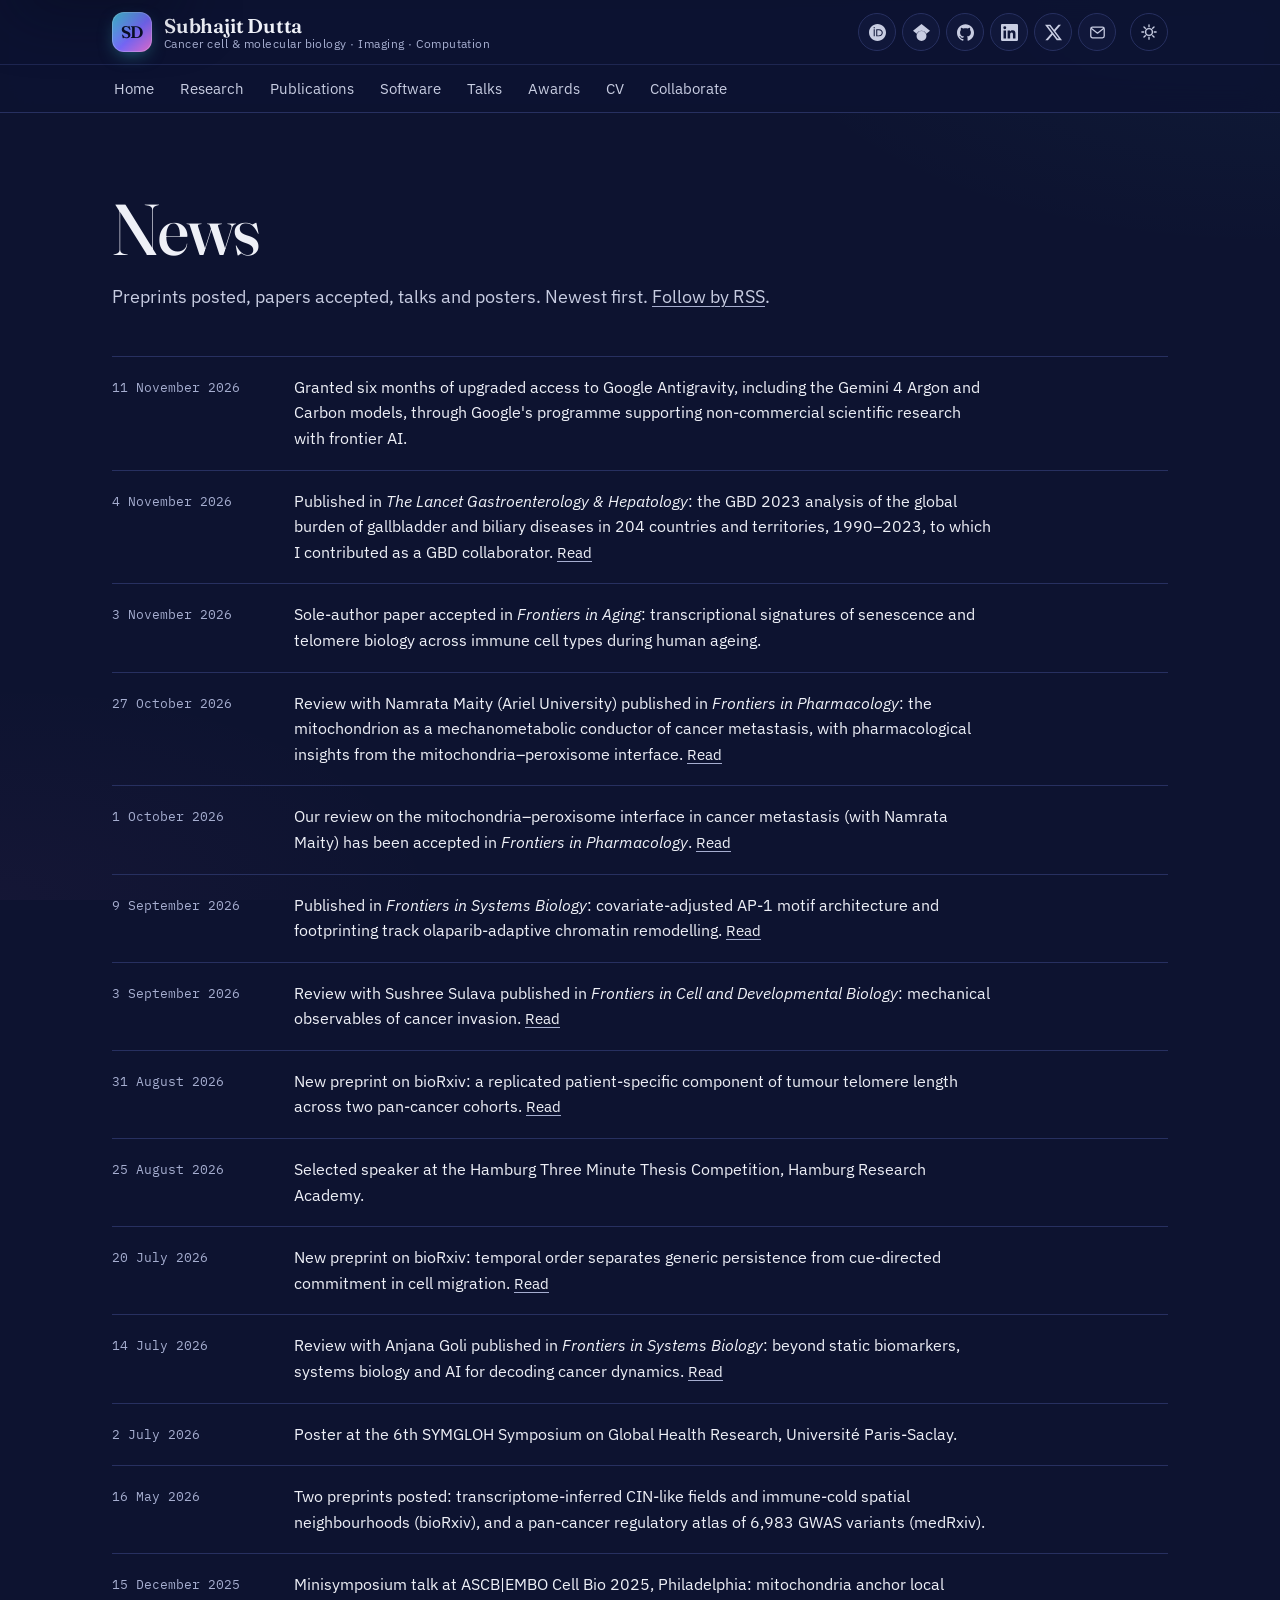
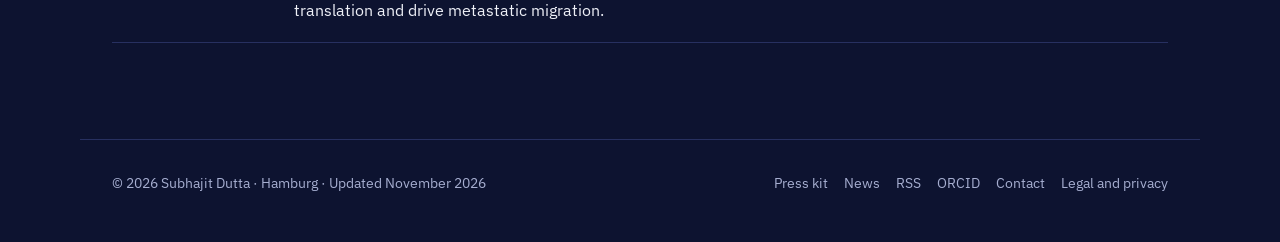
<file: news/index.html>
<!doctype html>
<html lang="en">
<head>
<meta charset="utf-8">
<meta http-equiv="Content-Security-Policy" content="default-src 'self'; script-src 'self'; style-src 'self'; img-src 'self' data:; font-src 'self'; connect-src 'self' https://api.web3forms.com; form-action 'self' https://api.web3forms.com; base-uri 'self'; object-src 'none'; frame-src 'none'; worker-src 'none'; manifest-src 'self'; upgrade-insecure-requests">
<meta name="referrer" content="strict-origin-when-cross-origin">
<meta name="viewport" content="width=device-width, initial-scale=1, viewport-fit=cover">
<title>Subhajit Dutta — News</title>
<meta name="description" content="Dated updates from Subhajit Dutta: new preprints, accepted papers, talks and posters.">
<meta name="author" content="Subhajit Dutta">
<link rel="canonical" href="https://duttasubhajit.com/news/">
<meta property="og:type" content="website">
<meta property="og:title" content="Subhajit Dutta — News">
<meta property="og:description" content="Dated updates from Subhajit Dutta: new preprints, accepted papers, talks and posters.">
<meta property="og:url" content="https://duttasubhajit.com/news/">
<meta property="og:site_name" content="Subhajit Dutta">
<meta property="og:image" content="https://duttasubhajit.com/assets/img/og.jpg">
<meta property="og:image:width" content="1200">
<meta property="og:image:height" content="630">
<meta name="twitter:card" content="summary_large_image">
<meta name="twitter:site" content="@SDutta_2904">
<meta name="twitter:image" content="https://duttasubhajit.com/assets/img/og.jpg">
<meta name="robots" content="index, follow">
<link rel="icon" href="/assets/img/favicon.svg" type="image/svg+xml">
<link rel="preload" href="/assets/fonts/ibm-plex-sans-latin-400-normal.woff2" as="font" type="font/woff2" crossorigin>
<link rel="preload" href="/assets/fonts/fraunces-latin-opsz-normal.woff2" as="font" type="font/woff2" crossorigin>
<!-- build:headextra -->
<meta property="og:image:alt" content="Subhajit Dutta — Experimental cancer biologist and data-driven informatician">
<meta name="twitter:title" content="Subhajit Dutta — News">
<meta name="twitter:description" content="Dated updates from Subhajit Dutta: new preprints, accepted papers, talks and posters.">
<link rel="alternate" type="application/rss+xml" title="Subhajit Dutta: news" href="/feed.xml">
<link rel="preload" href="/assets/fonts/ibm-plex-mono-latin-400-normal.woff2" as="font" type="font/woff2" crossorigin>
<!-- /build:headextra -->
<link rel="stylesheet" href="/assets/site.css?v=3035758975">
<script src="/assets/data/profile.js?v=09b55e5948" defer></script>
<script src="/assets/site.js?v=5fee35dea0" defer></script>
</head>
<body data-page="news">
<a class="skip" href="#main">Skip to main content</a>
<!-- build:header -->
<header class="nav">
  <div class="wrap nav-top">
    <a class="brand" href="/" aria-label="Subhajit Dutta, home">
      <span class="brand-mark" aria-hidden="true">SD</span>
      <span class="brand-text"><span class="brand-name">Subhajit Dutta</span><span class="brand-sub">Cancer cell &amp; molecular biology · Imaging · Computation</span></span>
    </a>
    <div class="nav-right">
      <ul class="social nav-social-top" aria-label="Profiles">
        <li><a class="soc soc-orcid" href="https://orcid.org/0000-0003-2390-7492" target="_blank" rel="me noopener" aria-label="ORCID profile" title="ORCID"><svg viewBox="0 0 24 24" aria-hidden="true"><path fill="currentColor" d="M12 0C5.372 0 0 5.372 0 12s5.372 12 12 12 12-5.372 12-12S18.628 0 12 0zM7.369 4.378c.525 0 .947.431.947.947s-.422.947-.947.947a.95.95 0 0 1-.947-.947c0-.525.422-.947.947-.947zm-.722 3.038h1.444v10.041H6.647V7.416zm3.562 0h3.9c3.712 0 5.344 2.653 5.344 5.025 0 2.578-2.016 5.025-5.325 5.025h-3.919V7.416zm1.444 1.303v7.444h2.297c3.272 0 4.022-2.484 4.022-3.722 0-2.016-1.284-3.722-4.097-3.722h-2.222z"/></svg></a></li>
        <li><a class="soc soc-scholar" href="https://scholar.google.com/citations?user=DbkLvm4AAAAJ&amp;hl=en" target="_blank" rel="me noopener" aria-label="Google Scholar profile" title="Google Scholar"><svg viewBox="0 0 24 24" aria-hidden="true"><path fill="currentColor" d="M5.242 13.769 0 9.5 12 0l12 9.5-5.242 4.269C17.548 11.249 14.978 9.5 12 9.5c-2.977 0-5.548 1.748-6.758 4.269zM12 10a7 7 0 1 0 0 14 7 7 0 0 0 0-14z"/></svg></a></li>
        <li><a class="soc soc-github" href="https://github.com/subhajit-dutta-bio" target="_blank" rel="me noopener" aria-label="GitHub profile" title="GitHub"><svg viewBox="0 0 24 24" aria-hidden="true"><path fill="currentColor" d="M12 .297c-6.63 0-12 5.373-12 12 0 5.303 3.438 9.8 8.205 11.385.6.113.82-.258.82-.577 0-.285-.01-1.04-.015-2.04-3.338.724-4.042-1.61-4.042-1.61C4.422 18.07 3.633 17.7 3.633 17.7c-1.087-.744.084-.729.084-.729 1.205.084 1.838 1.236 1.838 1.236 1.07 1.835 2.809 1.305 3.495.998.108-.776.417-1.305.76-1.605-2.665-.3-5.466-1.332-5.466-5.93 0-1.31.465-2.38 1.235-3.22-.135-.303-.54-1.523.105-3.176 0 0 1.005-.322 3.3 1.23.96-.267 1.98-.399 3-.405 1.02.006 2.04.138 3 .405 2.28-1.552 3.285-1.23 3.285-1.23.645 1.653.24 2.873.12 3.176.765.84 1.23 1.91 1.23 3.22 0 4.61-2.805 5.625-5.475 5.92.42.36.81 1.096.81 2.22 0 1.606-.015 2.896-.015 3.286 0 .315.21.69.825.57C20.565 22.092 24 17.592 24 12.297c0-6.627-5.373-12-12-12"/></svg></a></li>
        <li><a class="soc soc-linkedin" href="https://www.linkedin.com/in/subhajit-dutta-bio/" target="_blank" rel="me noopener" aria-label="LinkedIn profile" title="LinkedIn"><svg viewBox="0 0 24 24" aria-hidden="true"><path fill="currentColor" d="M20.447 20.452h-3.554v-5.569c0-1.328-.027-3.037-1.852-3.037-1.853 0-2.136 1.445-2.136 2.939v5.667H9.351V9h3.414v1.561h.046c.477-.9 1.637-1.85 3.37-1.85 3.601 0 4.267 2.37 4.267 5.455v6.286zM5.337 7.433a2.062 2.062 0 1 1 0-4.125 2.062 2.062 0 0 1 0 4.125zM7.119 20.452H3.555V9h3.564v11.452zM22.225 0H1.771C.792 0 0 .774 0 1.729v20.542C0 23.227.792 24 1.771 24h20.451C23.2 24 24 23.227 24 22.271V1.729C24 .774 23.2 0 22.222 0h.003z"/></svg></a></li>
        <li><a class="soc soc-x" href="https://x.com/SDutta_2904" target="_blank" rel="me noopener" aria-label="X (Twitter) profile" title="X"><svg viewBox="0 0 24 24" aria-hidden="true"><path fill="currentColor" d="M18.901 1.153h3.68l-8.04 9.19L24 22.846h-7.406l-5.8-7.584-6.638 7.584H.474l8.6-9.83L0 1.154h7.594l5.243 6.932 6.064-6.933zm-1.291 19.491h2.039L6.486 3.24H4.298l13.312 17.404z"/></svg></a></li>
        <li><a class="soc soc-email" href="mailto:dsubhajit.edu@gmail.com" aria-label="Email dsubhajit.edu@gmail.com" title="Email"><svg viewBox="0 0 24 24" aria-hidden="true" fill="none" stroke="currentColor" stroke-width="1.8" stroke-linecap="round" stroke-linejoin="round"><rect x="2.5" y="4.5" width="19" height="15" rx="2.5"/><path d="M3.5 6.5l8.5 6.5 8.5-6.5"/></svg></a></li>
      </ul>
      <a class="nav-cv-pill" href="/cv/">CV</a>
      <button class="icon-btn" id="themeBtn" type="button" aria-label="Switch colour theme" title="Switch theme">
        <svg viewBox="0 0 24 24" fill="none" stroke="currentColor" stroke-width="1.8" stroke-linecap="round"><circle cx="12" cy="12" r="4.5"/><path d="M12 2.5v2.5M12 19v2.5M2.5 12H5M19 12h2.5M5.3 5.3l1.8 1.8M16.9 16.9l1.8 1.8M5.3 18.7l1.8-1.8M16.9 7.1l1.8-1.8"/></svg>
      </button>
      <button class="icon-btn menu-btn" id="menuBtn" type="button" aria-expanded="false" aria-controls="siteNav" aria-label="Open navigation menu" title="Menu">
        <svg class="ico-open" viewBox="0 0 24 24" fill="none" stroke="currentColor" stroke-width="1.9" stroke-linecap="round" aria-hidden="true"><path d="M4 7h16M4 12h16M4 17h16"/></svg>
        <svg class="ico-close" viewBox="0 0 24 24" fill="none" stroke="currentColor" stroke-width="1.9" stroke-linecap="round" aria-hidden="true"><path d="M6 6l12 12M18 6L6 18"/></svg>
      </button>
    </div>
  </div>
  <nav class="nav-tabs" id="siteNav" aria-label="Sections">
    <div class="wrap nav-drawer">
      <ul class="tabs" id="tabs">
        <li><a href="/" data-page="home">Home</a></li>
        <li><a href="/research/" data-page="research">Research</a></li>
        <li><a href="/publications/" data-page="publications">Publications</a></li>
        <li><a href="/software/" data-page="software">Software</a></li>
        <li><a href="/talks/" data-page="talks">Talks</a></li>
        <li><a href="/awards/" data-page="awards">Awards</a></li>
        <li><a href="/cv/" data-page="cv">CV</a></li>
        <li><a href="/collaborate/" data-page="collaborate">Collaborate</a></li>
      </ul>
      <ul class="social nav-social-drawer" aria-label="Profile links">
        <li><a class="soc soc-orcid" href="https://orcid.org/0000-0003-2390-7492" target="_blank" rel="me noopener" aria-label="ORCID profile" title="ORCID"><svg viewBox="0 0 24 24" aria-hidden="true"><path fill="currentColor" d="M12 0C5.372 0 0 5.372 0 12s5.372 12 12 12 12-5.372 12-12S18.628 0 12 0zM7.369 4.378c.525 0 .947.431.947.947s-.422.947-.947.947a.95.95 0 0 1-.947-.947c0-.525.422-.947.947-.947zm-.722 3.038h1.444v10.041H6.647V7.416zm3.562 0h3.9c3.712 0 5.344 2.653 5.344 5.025 0 2.578-2.016 5.025-5.325 5.025h-3.919V7.416zm1.444 1.303v7.444h2.297c3.272 0 4.022-2.484 4.022-3.722 0-2.016-1.284-3.722-4.097-3.722h-2.222z"/></svg></a></li>
        <li><a class="soc soc-scholar" href="https://scholar.google.com/citations?user=DbkLvm4AAAAJ&amp;hl=en" target="_blank" rel="me noopener" aria-label="Google Scholar profile" title="Google Scholar"><svg viewBox="0 0 24 24" aria-hidden="true"><path fill="currentColor" d="M5.242 13.769 0 9.5 12 0l12 9.5-5.242 4.269C17.548 11.249 14.978 9.5 12 9.5c-2.977 0-5.548 1.748-6.758 4.269zM12 10a7 7 0 1 0 0 14 7 7 0 0 0 0-14z"/></svg></a></li>
        <li><a class="soc soc-github" href="https://github.com/subhajit-dutta-bio" target="_blank" rel="me noopener" aria-label="GitHub profile" title="GitHub"><svg viewBox="0 0 24 24" aria-hidden="true"><path fill="currentColor" d="M12 .297c-6.63 0-12 5.373-12 12 0 5.303 3.438 9.8 8.205 11.385.6.113.82-.258.82-.577 0-.285-.01-1.04-.015-2.04-3.338.724-4.042-1.61-4.042-1.61C4.422 18.07 3.633 17.7 3.633 17.7c-1.087-.744.084-.729.084-.729 1.205.084 1.838 1.236 1.838 1.236 1.07 1.835 2.809 1.305 3.495.998.108-.776.417-1.305.76-1.605-2.665-.3-5.466-1.332-5.466-5.93 0-1.31.465-2.38 1.235-3.22-.135-.303-.54-1.523.105-3.176 0 0 1.005-.322 3.3 1.23.96-.267 1.98-.399 3-.405 1.02.006 2.04.138 3 .405 2.28-1.552 3.285-1.23 3.285-1.23.645 1.653.24 2.873.12 3.176.765.84 1.23 1.91 1.23 3.22 0 4.61-2.805 5.625-5.475 5.92.42.36.81 1.096.81 2.22 0 1.606-.015 2.896-.015 3.286 0 .315.21.69.825.57C20.565 22.092 24 17.592 24 12.297c0-6.627-5.373-12-12-12"/></svg></a></li>
        <li><a class="soc soc-linkedin" href="https://www.linkedin.com/in/subhajit-dutta-bio/" target="_blank" rel="me noopener" aria-label="LinkedIn profile" title="LinkedIn"><svg viewBox="0 0 24 24" aria-hidden="true"><path fill="currentColor" d="M20.447 20.452h-3.554v-5.569c0-1.328-.027-3.037-1.852-3.037-1.853 0-2.136 1.445-2.136 2.939v5.667H9.351V9h3.414v1.561h.046c.477-.9 1.637-1.85 3.37-1.85 3.601 0 4.267 2.37 4.267 5.455v6.286zM5.337 7.433a2.062 2.062 0 1 1 0-4.125 2.062 2.062 0 0 1 0 4.125zM7.119 20.452H3.555V9h3.564v11.452zM22.225 0H1.771C.792 0 0 .774 0 1.729v20.542C0 23.227.792 24 1.771 24h20.451C23.2 24 24 23.227 24 22.271V1.729C24 .774 23.2 0 22.222 0h.003z"/></svg></a></li>
        <li><a class="soc soc-x" href="https://x.com/SDutta_2904" target="_blank" rel="me noopener" aria-label="X (Twitter) profile" title="X"><svg viewBox="0 0 24 24" aria-hidden="true"><path fill="currentColor" d="M18.901 1.153h3.68l-8.04 9.19L24 22.846h-7.406l-5.8-7.584-6.638 7.584H.474l8.6-9.83L0 1.154h7.594l5.243 6.932 6.064-6.933zm-1.291 19.491h2.039L6.486 3.24H4.298l13.312 17.404z"/></svg></a></li>
        <li><a class="soc soc-email" href="mailto:dsubhajit.edu@gmail.com" aria-label="Email dsubhajit.edu@gmail.com" title="Email"><svg viewBox="0 0 24 24" aria-hidden="true" fill="none" stroke="currentColor" stroke-width="1.8" stroke-linecap="round" stroke-linejoin="round"><rect x="2.5" y="4.5" width="19" height="15" rx="2.5"/><path d="M3.5 6.5l8.5 6.5 8.5-6.5"/></svg></a></li>
      </ul>
    </div>
  </nav>
</header>
<!-- /build:header -->
<main id="main">

<section class="page-head">
  <div class="wrap">
    <h1>News</h1>
    <p class="lede">Preprints posted, papers accepted, talks and posters. Newest first. <a href="/feed.xml">Follow by RSS</a>.</p>
  </div>
</section>
<section class="section flush">
  <div class="wrap">
    <ul class="rows" id="newsList"><!-- build:news --><li class="row"><div class="row-when"><time datetime="2026-11-11">11 November 2026</time></div><div><div class="row-what news-text">Granted six months of upgraded access to Google Antigravity, including the Gemini 4 Argon and Carbon models, through Google's programme supporting non-commercial scientific research with frontier AI.</div></div></li>
      <li class="row"><div class="row-when"><time datetime="2026-11-04">4 November 2026</time></div><div><div class="row-what news-text">Published in <i>The Lancet Gastroenterology &amp; Hepatology</i>: the GBD 2023 analysis of the global burden of gallbladder and biliary diseases in 204 countries and territories, 1990–2023, to which I contributed as a GBD collaborator. <a href="https://doi.org/10.1016/S2468-1253(26)00259-1" target="_blank" rel="noopener" class="small">Read</a></div></div></li>
      <li class="row"><div class="row-when"><time datetime="2026-11-03">3 November 2026</time></div><div><div class="row-what news-text">Sole-author paper accepted in <i>Frontiers in Aging</i>: transcriptional signatures of senescence and telomere biology across immune cell types during human ageing.</div></div></li>
      <li class="row"><div class="row-when"><time datetime="2026-10-27">27 October 2026</time></div><div><div class="row-what news-text">Review with Namrata Maity (Ariel University) published in <i>Frontiers in Pharmacology</i>: the mitochondrion as a mechanometabolic conductor of cancer metastasis, with pharmacological insights from the mitochondria–peroxisome interface. <a href="https://doi.org/10.3389/fphar.2026.1983363" target="_blank" rel="noopener" class="small">Read</a></div></div></li>
      <li class="row"><div class="row-when"><time datetime="2026-10-01">1 October 2026</time></div><div><div class="row-what news-text">Our review on the mitochondria–peroxisome interface in cancer metastasis (with Namrata Maity) has been accepted in <i>Frontiers in Pharmacology</i>. <a href="https://www.frontiersin.org/journals/pharmacology/articles/10.3389/fphar.2026.1983363/full" target="_blank" rel="noopener" class="small">Read</a></div></div></li>
      <li class="row"><div class="row-when"><time datetime="2026-09-09">9 September 2026</time></div><div><div class="row-what news-text">Published in <i>Frontiers in Systems Biology</i>: covariate-adjusted AP-1 motif architecture and footprinting track olaparib-adaptive chromatin remodelling. <a href="https://doi.org/10.3389/fsysb.2026.1859256" target="_blank" rel="noopener" class="small">Read</a></div></div></li>
      <li class="row"><div class="row-when"><time datetime="2026-09-03">3 September 2026</time></div><div><div class="row-what news-text">Review with Sushree Sulava published in <i>Frontiers in Cell and Developmental Biology</i>: mechanical observables of cancer invasion. <a href="https://doi.org/10.3389/fcell.2026.1930678" target="_blank" rel="noopener" class="small">Read</a></div></div></li>
      <li class="row"><div class="row-when"><time datetime="2026-08-31">31 August 2026</time></div><div><div class="row-what news-text">New preprint on bioRxiv: a replicated patient-specific component of tumour telomere length across two pan-cancer cohorts. <a href="https://doi.org/10.64898/2026.08.31.748414" target="_blank" rel="noopener" class="small">Read</a></div></div></li>
      <li class="row"><div class="row-when"><time datetime="2026-08-25">25 August 2026</time></div><div><div class="row-what news-text">Selected speaker at the Hamburg Three Minute Thesis Competition, Hamburg Research Academy.</div></div></li>
      <li class="row"><div class="row-when"><time datetime="2026-07-20">20 July 2026</time></div><div><div class="row-what news-text">New preprint on bioRxiv: temporal order separates generic persistence from cue-directed commitment in cell migration. <a href="https://doi.org/10.64898/2026.07.16.739021" target="_blank" rel="noopener" class="small">Read</a></div></div></li>
      <li class="row"><div class="row-when"><time datetime="2026-07-14">14 July 2026</time></div><div><div class="row-what news-text">Review with Anjana Goli published in <i>Frontiers in Systems Biology</i>: beyond static biomarkers, systems biology and AI for decoding cancer dynamics. <a href="https://doi.org/10.3389/fsysb.2026.1855016" target="_blank" rel="noopener" class="small">Read</a></div></div></li>
      <li class="row"><div class="row-when"><time datetime="2026-07-02">2 July 2026</time></div><div><div class="row-what news-text">Poster at the 6th SYMGLOH Symposium on Global Health Research, Université Paris-Saclay.</div></div></li>
      <li class="row"><div class="row-when"><time datetime="2026-05-16">16 May 2026</time></div><div><div class="row-what news-text">Two preprints posted: transcriptome-inferred CIN-like fields and immune-cold spatial neighbourhoods (bioRxiv), and a pan-cancer regulatory atlas of 6,983 GWAS variants (medRxiv).</div></div></li>
      <li class="row"><div class="row-when"><time datetime="2025-12-15">15 December 2025</time></div><div><div class="row-what news-text">Minisymposium talk at ASCB|EMBO Cell Bio 2025, Philadelphia: mitochondria anchor local translation and drive metastatic migration.</div></div></li><!-- /build:news --></ul>
  </div>
</section>
</main>
<!-- build:footer -->
<footer>
  <div class="wrap">
    <span>© 2026 Subhajit Dutta · Hamburg · <span class="upd">Updated <time datetime="2026-11-21">November 2026</time></span></span>
    <span class="links">
      <a href="/media/">Press kit</a>
      <a href="/news/">News</a>
      <a href="/feed.xml" type="application/rss+xml">RSS</a>
      <a href="https://orcid.org/0000-0003-2390-7492" rel="me noopener" target="_blank">ORCID</a>
      <a href="/collaborate/">Contact</a>
      <a href="/legal/">Legal and privacy</a>
    </span>
  </div>
</footer>
<!-- /build:footer -->
</body>
</html>
</file>
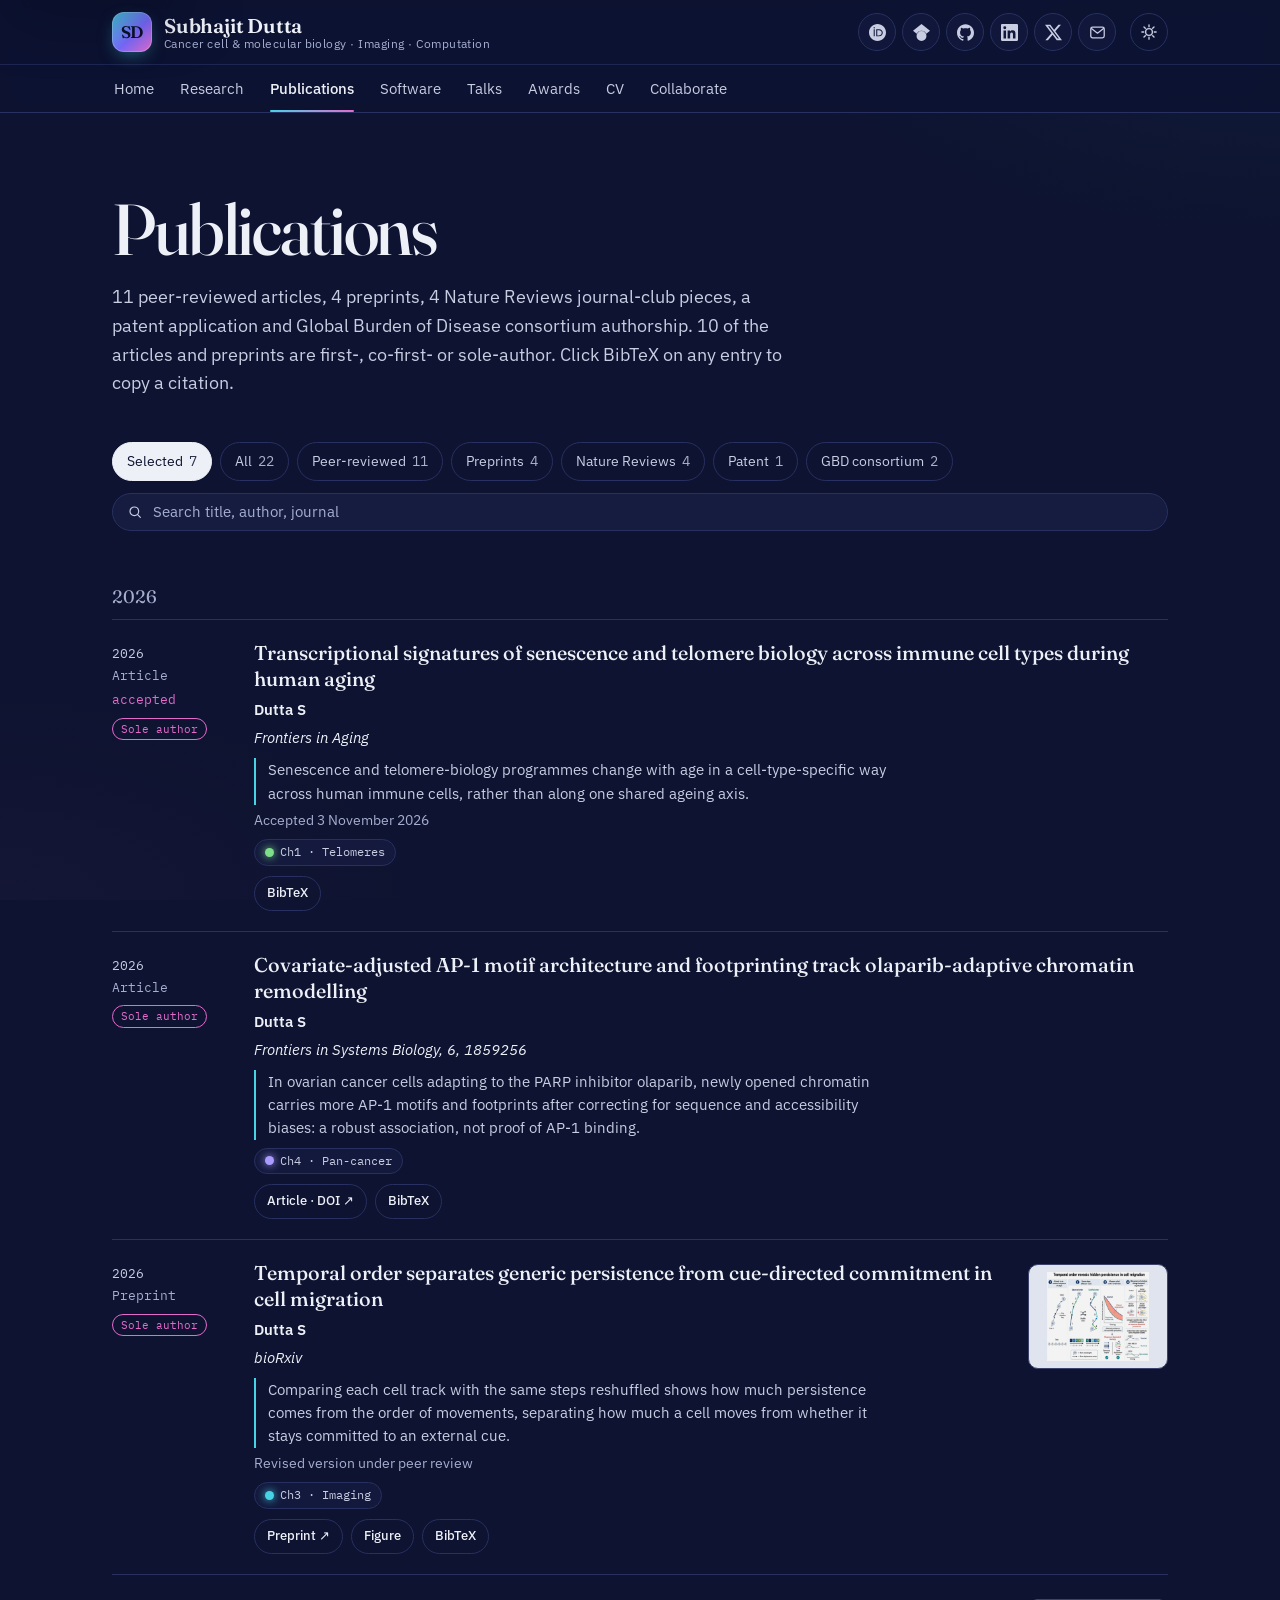
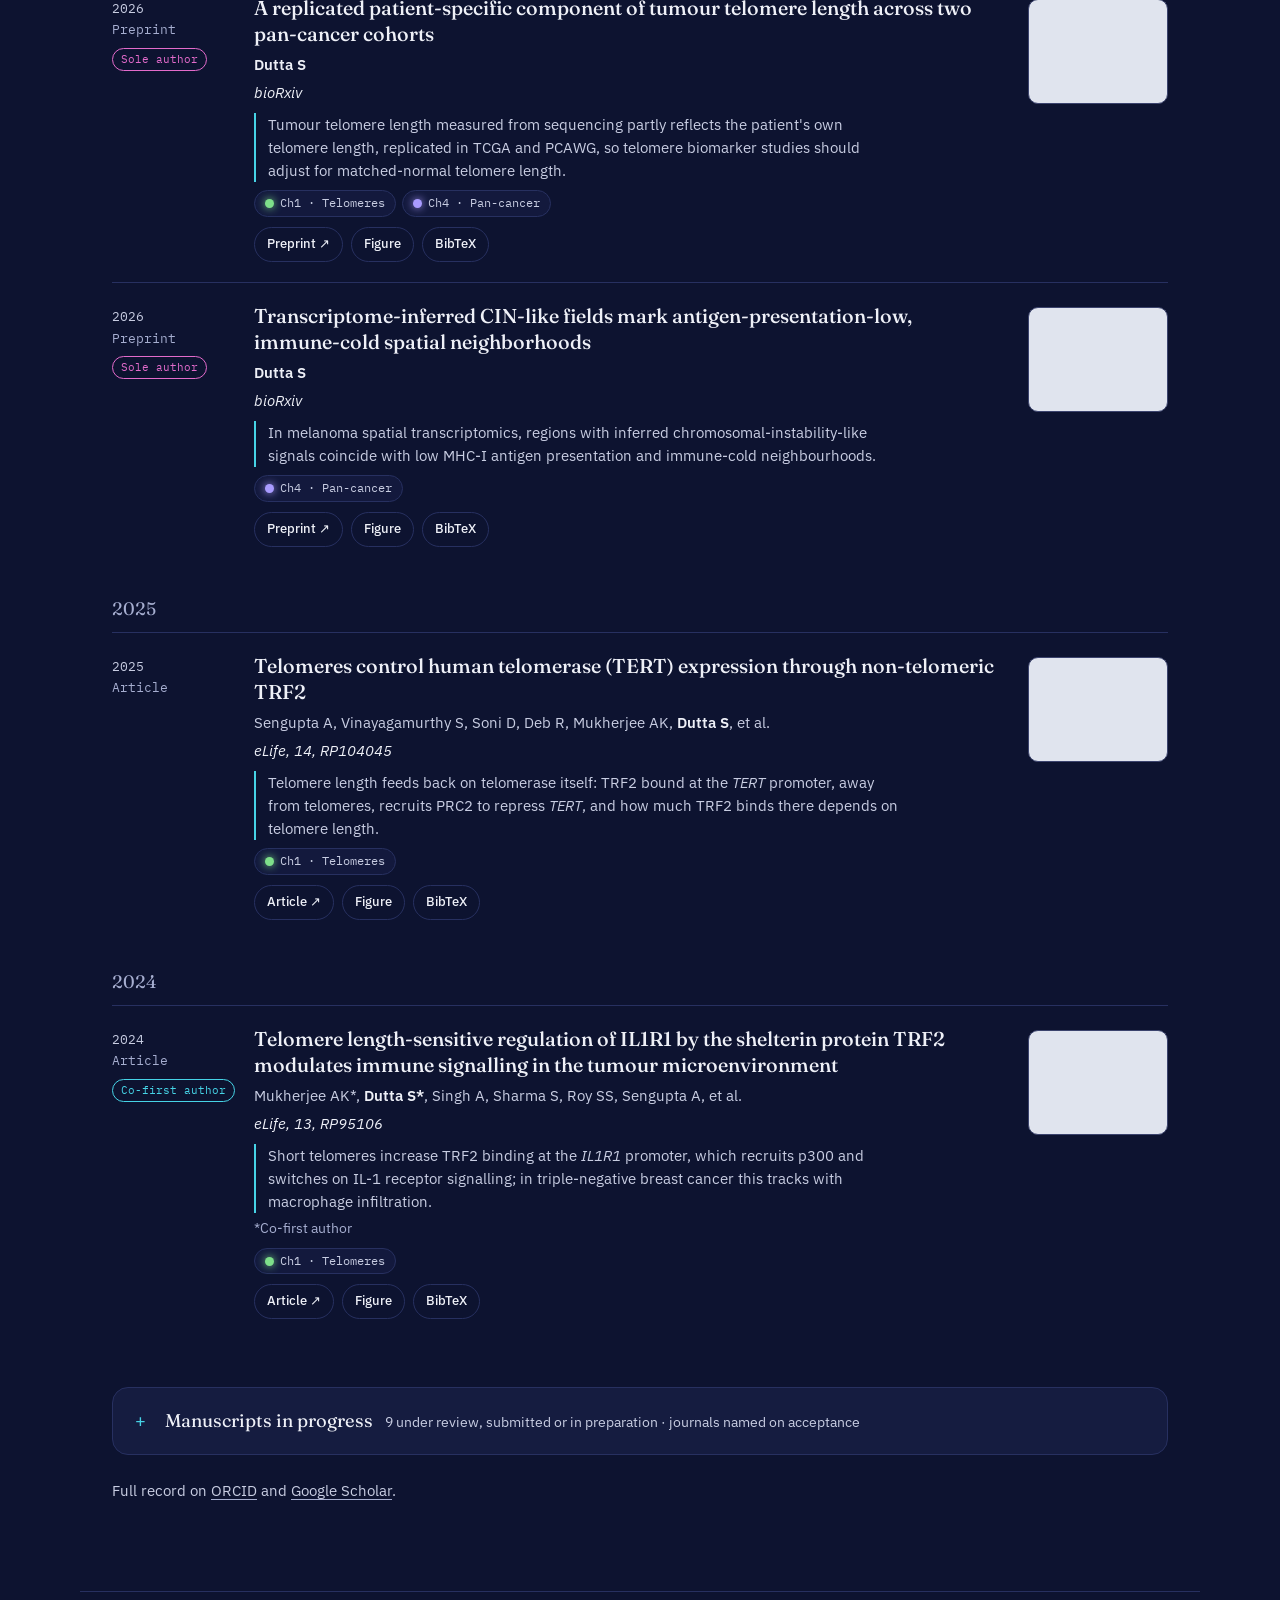
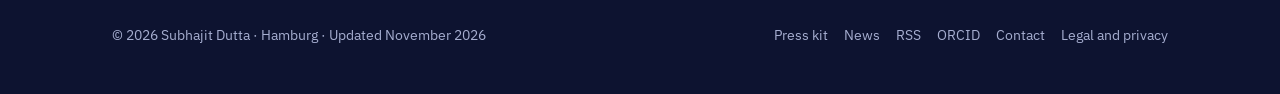
<file: publications/index.html>
<!doctype html>
<html lang="en">
<head>
<meta charset="utf-8">
<meta http-equiv="Content-Security-Policy" content="default-src 'self'; script-src 'self'; style-src 'self'; img-src 'self' data:; font-src 'self'; connect-src 'self' https://api.web3forms.com; form-action 'self' https://api.web3forms.com; base-uri 'self'; object-src 'none'; frame-src 'none'; worker-src 'none'; manifest-src 'self'; upgrade-insecure-requests">
<meta name="referrer" content="strict-origin-when-cross-origin">
<meta name="viewport" content="width=device-width, initial-scale=1, viewport-fit=cover">
<title>Subhajit Dutta — Publications</title>
<meta name="description" content="Peer-reviewed articles, preprints, reviews, Nature Reviews journal-club pieces, patent application and consortium papers by Subhajit Dutta, with DOIs and BibTeX.">
<meta name="author" content="Subhajit Dutta">
<link rel="canonical" href="https://duttasubhajit.com/publications/">
<meta property="og:type" content="website">
<meta property="og:title" content="Subhajit Dutta — Publications">
<meta property="og:description" content="Peer-reviewed articles, preprints, reviews, Nature Reviews journal-club pieces, patent application and consortium papers by Subhajit Dutta, with DOIs and BibTeX.">
<meta property="og:url" content="https://duttasubhajit.com/publications/">
<meta property="og:site_name" content="Subhajit Dutta">
<meta property="og:image" content="https://duttasubhajit.com/assets/img/og.jpg">
<meta property="og:image:width" content="1200">
<meta property="og:image:height" content="630">
<meta name="twitter:card" content="summary_large_image">
<meta name="twitter:site" content="@SDutta_2904">
<meta name="twitter:image" content="https://duttasubhajit.com/assets/img/og.jpg">
<meta name="robots" content="index, follow">
<link rel="icon" href="/assets/img/favicon.svg" type="image/svg+xml">
<!-- build:pubs-ld --><script type="application/ld+json" id="pubs-ld">{"@context":"https://schema.org","@type":"CollectionPage","name":"Publications of Subhajit Dutta","url":"https://duttasubhajit.com/publications/","about":{"@type":"Person","@id":"https://duttasubhajit.com/#person","name":"Subhajit Dutta"},"mainEntity":{"@type":"ItemList","itemListElement":[{"@type":"ListItem","position":1,"item":{"@type":"ScholarlyArticle","name":"Transcriptional signatures of senescence and telomere biology across immune cell types during human aging","datePublished":"2026","author":"Dutta S","isPartOf":{"@type":"Periodical","name":"Frontiers in Aging"}}},{"@type":"ListItem","position":2,"item":{"@type":"ScholarlyArticle","name":"The mitochondrion as a mechanometabolic conductor of cancer metastasis: pharmacological insights from the mitochondria–peroxisome interface","datePublished":"2026","author":"Dutta S, Maity N","isPartOf":{"@type":"Periodical","name":"Frontiers in Pharmacology"},"sameAs":"https://doi.org/10.3389/fphar.2026.1983363","identifier":{"@type":"PropertyValue","propertyID":"DOI","value":"10.3389/fphar.2026.1983363"}}},{"@type":"ListItem","position":3,"item":{"@type":"ScholarlyArticle","name":"Covariate-adjusted AP-1 motif architecture and footprinting track olaparib-adaptive chromatin remodelling","datePublished":"2026","author":"Dutta S","isPartOf":{"@type":"Periodical","name":"Frontiers in Systems Biology"},"sameAs":"https://doi.org/10.3389/fsysb.2026.1859256","identifier":{"@type":"PropertyValue","propertyID":"DOI","value":"10.3389/fsysb.2026.1859256"}}},{"@type":"ListItem","position":4,"item":{"@type":"ScholarlyArticle","name":"Mechanical observables of cancer invasion: actin, adhesion, and metastatic plasticity","datePublished":"2026","author":"Dutta S, Sulava S","isPartOf":{"@type":"Periodical","name":"Frontiers in Cell and Developmental Biology"},"sameAs":"https://doi.org/10.3389/fcell.2026.1930678","identifier":{"@type":"PropertyValue","propertyID":"DOI","value":"10.3389/fcell.2026.1930678"}}},{"@type":"ListItem","position":5,"item":{"@type":"ScholarlyArticle","name":"Beyond static biomarkers: systems biology and AI for decoding cancer dynamics","datePublished":"2026","author":"Dutta S, Goli A","isPartOf":{"@type":"Periodical","name":"Frontiers in Systems Biology"},"sameAs":"https://doi.org/10.3389/fsysb.2026.1855016","identifier":{"@type":"PropertyValue","propertyID":"DOI","value":"10.3389/fsysb.2026.1855016"}}},{"@type":"ListItem","position":6,"item":{"@type":"ScholarlyArticle","name":"Temporal order separates generic persistence from cue-directed commitment in cell migration","datePublished":"2026","author":"Dutta S","isPartOf":{"@type":"Periodical","name":"bioRxiv"},"sameAs":"https://doi.org/10.64898/2026.07.16.739021","identifier":{"@type":"PropertyValue","propertyID":"DOI","value":"10.64898/2026.07.16.739021"},"creativeWorkStatus":"Preprint"}},{"@type":"ListItem","position":7,"item":{"@type":"ScholarlyArticle","name":"A replicated patient-specific component of tumour telomere length across two pan-cancer cohorts","datePublished":"2026","author":"Dutta S","isPartOf":{"@type":"Periodical","name":"bioRxiv"},"sameAs":"https://doi.org/10.64898/2026.08.31.748414","identifier":{"@type":"PropertyValue","propertyID":"DOI","value":"10.64898/2026.08.31.748414"},"creativeWorkStatus":"Preprint"}},{"@type":"ListItem","position":8,"item":{"@type":"ScholarlyArticle","name":"Transcriptome-inferred CIN-like fields mark antigen-presentation-low, immune-cold spatial neighborhoods","datePublished":"2026","author":"Dutta S","isPartOf":{"@type":"Periodical","name":"bioRxiv"},"sameAs":"https://doi.org/10.64898/2026.05.15.725574","identifier":{"@type":"PropertyValue","propertyID":"DOI","value":"10.64898/2026.05.15.725574"},"creativeWorkStatus":"Preprint"}},{"@type":"ListItem","position":9,"item":{"@type":"ScholarlyArticle","name":"A pan-cancer regulatory atlas of 6,983 GWAS variants prioritizes recurrent regulatory annotations and candidate programs at cancer risk loci","datePublished":"2026","author":"Dutta S","isPartOf":{"@type":"Periodical","name":"medRxiv"},"sameAs":"https://doi.org/10.64898/2026.05.16.26353369","identifier":{"@type":"PropertyValue","propertyID":"DOI","value":"10.64898/2026.05.16.26353369"},"creativeWorkStatus":"Preprint"}},{"@type":"ListItem","position":10,"item":{"@type":"ScholarlyArticle","name":"Missing marks made visible","datePublished":"2026","author":"Dutta S","isPartOf":{"@type":"Periodical","name":"Nature Reviews Chemistry"},"sameAs":"https://doi.org/10.1038/s41570-026-00861-4","identifier":{"@type":"PropertyValue","propertyID":"DOI","value":"10.1038/s41570-026-00861-4"}}},{"@type":"ListItem","position":11,"item":{"@type":"ScholarlyArticle","name":"CD38 as a driver of ageing","datePublished":"2026","author":"Dutta S","isPartOf":{"@type":"Periodical","name":"Nature Reviews Endocrinology"},"sameAs":"https://doi.org/10.1038/s41574-025-01211-y","identifier":{"@type":"PropertyValue","propertyID":"DOI","value":"10.1038/s41574-025-01211-y"}}},{"@type":"ListItem","position":12,"item":{"@type":"ScholarlyArticle","name":"Global, regional, and national burden of gallbladder and biliary diseases in 204 countries and territories, 1990–2023: a systematic analysis for the Global Burden of Disease Study 2023","datePublished":"2026","author":"GBD 2023 Gallbladder and Biliary Diseases Collaborators (incl. Dutta S)","isPartOf":{"@type":"Periodical","name":"The Lancet Gastroenterology & Hepatology"},"sameAs":"https://doi.org/10.1016/S2468-1253(26)00259-1","identifier":{"@type":"PropertyValue","propertyID":"DOI","value":"10.1016/S2468-1253(26)00259-1"}}},{"@type":"ListItem","position":13,"item":{"@type":"ScholarlyArticle","name":"Global, regional, and national burden of heart failure, 1990–2023: a systematic analysis for the Global Burden of Disease Study 2023","datePublished":"2026","author":"GBD 2023 Heart Failure Collaborators (incl. Dutta S)","isPartOf":{"@type":"Periodical","name":"JAMA Cardiology"},"sameAs":"https://doi.org/10.1001/jamacardio.2026.4068","identifier":{"@type":"PropertyValue","propertyID":"DOI","value":"10.1001/jamacardio.2026.4068"}}},{"@type":"ListItem","position":14,"item":{"@type":"ScholarlyArticle","name":"Telomeres control human telomerase (TERT) expression through non-telomeric TRF2","datePublished":"2025","author":"Sengupta A, Vinayagamurthy S, Soni D, Deb R, Mukherjee AK, Dutta S, et al.","isPartOf":{"@type":"Periodical","name":"eLife"},"url":"https://elifesciences.org/articles/104045"}},{"@type":"ListItem","position":15,"item":{"@type":"ScholarlyArticle","name":"Telomere length-sensitive regulation of IL1R1 by the shelterin protein TRF2 modulates immune signalling in the tumour microenvironment","datePublished":"2024","author":"Mukherjee AK, Dutta S, Singh A, Sharma S, Roy SS, Sengupta A, et al.","isPartOf":{"@type":"Periodical","name":"eLife"},"url":"https://elifesciences.org/articles/95106"}},{"@type":"ListItem","position":16,"item":{"@type":"ScholarlyArticle","name":"Watching RNA in action with a green lantern","datePublished":"2024","author":"Dutta S","isPartOf":{"@type":"Periodical","name":"Nature Reviews Chemistry"}}},{"@type":"ListItem","position":17,"item":{"@type":"CreativeWork","name":"Recombinant construct for cancer treatment: targeted silencing of IL1R1 via a dCas9–TRF2 fusion protein","datePublished":"2024","author":"Dutta S (lead inventor), Chowdhury S, Mukherjee AK, Roy SS, et al.","isPartOf":{"@type":"Periodical","name":"US Patent Application US20240117359A1; Indian Patent Application IN202211019412"},"url":"https://patents.google.com/patent/US20240117359A1"}},{"@type":"ListItem","position":18,"item":{"@type":"ScholarlyArticle","name":"Unveiling the telomere–p53–PGC ageing axis","datePublished":"2023","author":"Dutta S","isPartOf":{"@type":"Periodical","name":"Nature Reviews Endocrinology"}}},{"@type":"ListItem","position":19,"item":{"@type":"ScholarlyArticle","name":"Structural analysis, molecular docking and molecular dynamics simulations of GPCR (kisspeptin) in fish","datePublished":"2020","author":"Rather MA, Dutta S, Guttula PK, et al.","isPartOf":{"@type":"Periodical","name":"Journal of Biomolecular Structure and Dynamics"},"sameAs":"https://doi.org/10.1080/07391102.2019.1633407","identifier":{"@type":"PropertyValue","propertyID":"DOI","value":"10.1080/07391102.2019.1633407"}}},{"@type":"ListItem","position":20,"item":{"@type":"ScholarlyArticle","name":"Optimization of extraction of antioxidant polysaccharide from Pleurotus ostreatus and its cytotoxic activity against murine lymphoid cancer cell line","datePublished":"2019","author":"Uddin PK, Islam MS, Pervin R, Dutta S, et al.","isPartOf":{"@type":"Periodical","name":"PLoS One"},"sameAs":"https://doi.org/10.1371/journal.pone.0209371","identifier":{"@type":"PropertyValue","propertyID":"DOI","value":"10.1371/journal.pone.0209371"}}},{"@type":"ListItem","position":21,"item":{"@type":"ScholarlyArticle","name":"Enzyme inhibitory and antioxidant activity of combination of two edible mushrooms of Ganoderma lucidum and Pleurotus ostreatus","datePublished":"2018","author":"Uddin PK, Islam MS, Pervin R, Dutta S, et al.","isPartOf":{"@type":"Periodical","name":"Tropical Journal of Natural Product Research"},"sameAs":"https://doi.org/10.26538/tjnpr/v2i7.3","identifier":{"@type":"PropertyValue","propertyID":"DOI","value":"10.26538/tjnpr/v2i7.3"}}},{"@type":"ListItem","position":22,"item":{"@type":"ScholarlyArticle","name":"Uncovering the selective drug targets in urethane-mediated lung cancer through network approach","datePublished":"2018","author":"Fatoki TH, Dutta S, Oyedele AS","isPartOf":{"@type":"Periodical","name":"Journal of Applied Life Sciences International"},"sameAs":"https://doi.org/10.9734/JALSI/2018/45097","identifier":{"@type":"PropertyValue","propertyID":"DOI","value":"10.9734/JALSI/2018/45097"}}}]}}</script><!-- /build:pubs-ld -->
<link rel="preload" href="/assets/fonts/ibm-plex-sans-latin-400-normal.woff2" as="font" type="font/woff2" crossorigin>
<link rel="preload" href="/assets/fonts/fraunces-latin-opsz-normal.woff2" as="font" type="font/woff2" crossorigin>
<!-- build:headextra -->
<meta property="og:image:alt" content="Subhajit Dutta — Experimental cancer biologist and data-driven informatician">
<meta name="twitter:title" content="Subhajit Dutta — Publications">
<meta name="twitter:description" content="Peer-reviewed articles, preprints, reviews, Nature Reviews journal-club pieces, patent application and consortium papers by Subhajit Dutta, with DOIs and BibTeX.">
<link rel="alternate" type="application/rss+xml" title="Subhajit Dutta: news" href="/feed.xml">
<link rel="preload" href="/assets/fonts/ibm-plex-mono-latin-400-normal.woff2" as="font" type="font/woff2" crossorigin>
<!-- /build:headextra -->
<link rel="stylesheet" href="/assets/site.css?v=3035758975">
<script src="/assets/data/profile.js?v=09b55e5948" defer></script>
<script src="/assets/data/publications.js?v=02d7b16a4b" defer></script>
<script src="/assets/site.js?v=5fee35dea0" defer></script>
</head>
<body data-page="publications">
<a class="skip" href="#main">Skip to main content</a>
<!-- build:header -->
<header class="nav">
  <div class="wrap nav-top">
    <a class="brand" href="/" aria-label="Subhajit Dutta, home">
      <span class="brand-mark" aria-hidden="true">SD</span>
      <span class="brand-text"><span class="brand-name">Subhajit Dutta</span><span class="brand-sub">Cancer cell &amp; molecular biology · Imaging · Computation</span></span>
    </a>
    <div class="nav-right">
      <ul class="social nav-social-top" aria-label="Profiles">
        <li><a class="soc soc-orcid" href="https://orcid.org/0000-0003-2390-7492" target="_blank" rel="me noopener" aria-label="ORCID profile" title="ORCID"><svg viewBox="0 0 24 24" aria-hidden="true"><path fill="currentColor" d="M12 0C5.372 0 0 5.372 0 12s5.372 12 12 12 12-5.372 12-12S18.628 0 12 0zM7.369 4.378c.525 0 .947.431.947.947s-.422.947-.947.947a.95.95 0 0 1-.947-.947c0-.525.422-.947.947-.947zm-.722 3.038h1.444v10.041H6.647V7.416zm3.562 0h3.9c3.712 0 5.344 2.653 5.344 5.025 0 2.578-2.016 5.025-5.325 5.025h-3.919V7.416zm1.444 1.303v7.444h2.297c3.272 0 4.022-2.484 4.022-3.722 0-2.016-1.284-3.722-4.097-3.722h-2.222z"/></svg></a></li>
        <li><a class="soc soc-scholar" href="https://scholar.google.com/citations?user=DbkLvm4AAAAJ&amp;hl=en" target="_blank" rel="me noopener" aria-label="Google Scholar profile" title="Google Scholar"><svg viewBox="0 0 24 24" aria-hidden="true"><path fill="currentColor" d="M5.242 13.769 0 9.5 12 0l12 9.5-5.242 4.269C17.548 11.249 14.978 9.5 12 9.5c-2.977 0-5.548 1.748-6.758 4.269zM12 10a7 7 0 1 0 0 14 7 7 0 0 0 0-14z"/></svg></a></li>
        <li><a class="soc soc-github" href="https://github.com/subhajit-dutta-bio" target="_blank" rel="me noopener" aria-label="GitHub profile" title="GitHub"><svg viewBox="0 0 24 24" aria-hidden="true"><path fill="currentColor" d="M12 .297c-6.63 0-12 5.373-12 12 0 5.303 3.438 9.8 8.205 11.385.6.113.82-.258.82-.577 0-.285-.01-1.04-.015-2.04-3.338.724-4.042-1.61-4.042-1.61C4.422 18.07 3.633 17.7 3.633 17.7c-1.087-.744.084-.729.084-.729 1.205.084 1.838 1.236 1.838 1.236 1.07 1.835 2.809 1.305 3.495.998.108-.776.417-1.305.76-1.605-2.665-.3-5.466-1.332-5.466-5.93 0-1.31.465-2.38 1.235-3.22-.135-.303-.54-1.523.105-3.176 0 0 1.005-.322 3.3 1.23.96-.267 1.98-.399 3-.405 1.02.006 2.04.138 3 .405 2.28-1.552 3.285-1.23 3.285-1.23.645 1.653.24 2.873.12 3.176.765.84 1.23 1.91 1.23 3.22 0 4.61-2.805 5.625-5.475 5.92.42.36.81 1.096.81 2.22 0 1.606-.015 2.896-.015 3.286 0 .315.21.69.825.57C20.565 22.092 24 17.592 24 12.297c0-6.627-5.373-12-12-12"/></svg></a></li>
        <li><a class="soc soc-linkedin" href="https://www.linkedin.com/in/subhajit-dutta-bio/" target="_blank" rel="me noopener" aria-label="LinkedIn profile" title="LinkedIn"><svg viewBox="0 0 24 24" aria-hidden="true"><path fill="currentColor" d="M20.447 20.452h-3.554v-5.569c0-1.328-.027-3.037-1.852-3.037-1.853 0-2.136 1.445-2.136 2.939v5.667H9.351V9h3.414v1.561h.046c.477-.9 1.637-1.85 3.37-1.85 3.601 0 4.267 2.37 4.267 5.455v6.286zM5.337 7.433a2.062 2.062 0 1 1 0-4.125 2.062 2.062 0 0 1 0 4.125zM7.119 20.452H3.555V9h3.564v11.452zM22.225 0H1.771C.792 0 0 .774 0 1.729v20.542C0 23.227.792 24 1.771 24h20.451C23.2 24 24 23.227 24 22.271V1.729C24 .774 23.2 0 22.222 0h.003z"/></svg></a></li>
        <li><a class="soc soc-x" href="https://x.com/SDutta_2904" target="_blank" rel="me noopener" aria-label="X (Twitter) profile" title="X"><svg viewBox="0 0 24 24" aria-hidden="true"><path fill="currentColor" d="M18.901 1.153h3.68l-8.04 9.19L24 22.846h-7.406l-5.8-7.584-6.638 7.584H.474l8.6-9.83L0 1.154h7.594l5.243 6.932 6.064-6.933zm-1.291 19.491h2.039L6.486 3.24H4.298l13.312 17.404z"/></svg></a></li>
        <li><a class="soc soc-email" href="mailto:dsubhajit.edu@gmail.com" aria-label="Email dsubhajit.edu@gmail.com" title="Email"><svg viewBox="0 0 24 24" aria-hidden="true" fill="none" stroke="currentColor" stroke-width="1.8" stroke-linecap="round" stroke-linejoin="round"><rect x="2.5" y="4.5" width="19" height="15" rx="2.5"/><path d="M3.5 6.5l8.5 6.5 8.5-6.5"/></svg></a></li>
      </ul>
      <a class="nav-cv-pill" href="/cv/">CV</a>
      <button class="icon-btn" id="themeBtn" type="button" aria-label="Switch colour theme" title="Switch theme">
        <svg viewBox="0 0 24 24" fill="none" stroke="currentColor" stroke-width="1.8" stroke-linecap="round"><circle cx="12" cy="12" r="4.5"/><path d="M12 2.5v2.5M12 19v2.5M2.5 12H5M19 12h2.5M5.3 5.3l1.8 1.8M16.9 16.9l1.8 1.8M5.3 18.7l1.8-1.8M16.9 7.1l1.8-1.8"/></svg>
      </button>
      <button class="icon-btn menu-btn" id="menuBtn" type="button" aria-expanded="false" aria-controls="siteNav" aria-label="Open navigation menu" title="Menu">
        <svg class="ico-open" viewBox="0 0 24 24" fill="none" stroke="currentColor" stroke-width="1.9" stroke-linecap="round" aria-hidden="true"><path d="M4 7h16M4 12h16M4 17h16"/></svg>
        <svg class="ico-close" viewBox="0 0 24 24" fill="none" stroke="currentColor" stroke-width="1.9" stroke-linecap="round" aria-hidden="true"><path d="M6 6l12 12M18 6L6 18"/></svg>
      </button>
    </div>
  </div>
  <nav class="nav-tabs" id="siteNav" aria-label="Sections">
    <div class="wrap nav-drawer">
      <ul class="tabs" id="tabs">
        <li><a href="/" data-page="home">Home</a></li>
        <li><a href="/research/" data-page="research">Research</a></li>
        <li><a href="/publications/" data-page="publications" aria-current="page">Publications</a></li>
        <li><a href="/software/" data-page="software">Software</a></li>
        <li><a href="/talks/" data-page="talks">Talks</a></li>
        <li><a href="/awards/" data-page="awards">Awards</a></li>
        <li><a href="/cv/" data-page="cv">CV</a></li>
        <li><a href="/collaborate/" data-page="collaborate">Collaborate</a></li>
      </ul>
      <ul class="social nav-social-drawer" aria-label="Profile links">
        <li><a class="soc soc-orcid" href="https://orcid.org/0000-0003-2390-7492" target="_blank" rel="me noopener" aria-label="ORCID profile" title="ORCID"><svg viewBox="0 0 24 24" aria-hidden="true"><path fill="currentColor" d="M12 0C5.372 0 0 5.372 0 12s5.372 12 12 12 12-5.372 12-12S18.628 0 12 0zM7.369 4.378c.525 0 .947.431.947.947s-.422.947-.947.947a.95.95 0 0 1-.947-.947c0-.525.422-.947.947-.947zm-.722 3.038h1.444v10.041H6.647V7.416zm3.562 0h3.9c3.712 0 5.344 2.653 5.344 5.025 0 2.578-2.016 5.025-5.325 5.025h-3.919V7.416zm1.444 1.303v7.444h2.297c3.272 0 4.022-2.484 4.022-3.722 0-2.016-1.284-3.722-4.097-3.722h-2.222z"/></svg></a></li>
        <li><a class="soc soc-scholar" href="https://scholar.google.com/citations?user=DbkLvm4AAAAJ&amp;hl=en" target="_blank" rel="me noopener" aria-label="Google Scholar profile" title="Google Scholar"><svg viewBox="0 0 24 24" aria-hidden="true"><path fill="currentColor" d="M5.242 13.769 0 9.5 12 0l12 9.5-5.242 4.269C17.548 11.249 14.978 9.5 12 9.5c-2.977 0-5.548 1.748-6.758 4.269zM12 10a7 7 0 1 0 0 14 7 7 0 0 0 0-14z"/></svg></a></li>
        <li><a class="soc soc-github" href="https://github.com/subhajit-dutta-bio" target="_blank" rel="me noopener" aria-label="GitHub profile" title="GitHub"><svg viewBox="0 0 24 24" aria-hidden="true"><path fill="currentColor" d="M12 .297c-6.63 0-12 5.373-12 12 0 5.303 3.438 9.8 8.205 11.385.6.113.82-.258.82-.577 0-.285-.01-1.04-.015-2.04-3.338.724-4.042-1.61-4.042-1.61C4.422 18.07 3.633 17.7 3.633 17.7c-1.087-.744.084-.729.084-.729 1.205.084 1.838 1.236 1.838 1.236 1.07 1.835 2.809 1.305 3.495.998.108-.776.417-1.305.76-1.605-2.665-.3-5.466-1.332-5.466-5.93 0-1.31.465-2.38 1.235-3.22-.135-.303-.54-1.523.105-3.176 0 0 1.005-.322 3.3 1.23.96-.267 1.98-.399 3-.405 1.02.006 2.04.138 3 .405 2.28-1.552 3.285-1.23 3.285-1.23.645 1.653.24 2.873.12 3.176.765.84 1.23 1.91 1.23 3.22 0 4.61-2.805 5.625-5.475 5.92.42.36.81 1.096.81 2.22 0 1.606-.015 2.896-.015 3.286 0 .315.21.69.825.57C20.565 22.092 24 17.592 24 12.297c0-6.627-5.373-12-12-12"/></svg></a></li>
        <li><a class="soc soc-linkedin" href="https://www.linkedin.com/in/subhajit-dutta-bio/" target="_blank" rel="me noopener" aria-label="LinkedIn profile" title="LinkedIn"><svg viewBox="0 0 24 24" aria-hidden="true"><path fill="currentColor" d="M20.447 20.452h-3.554v-5.569c0-1.328-.027-3.037-1.852-3.037-1.853 0-2.136 1.445-2.136 2.939v5.667H9.351V9h3.414v1.561h.046c.477-.9 1.637-1.85 3.37-1.85 3.601 0 4.267 2.37 4.267 5.455v6.286zM5.337 7.433a2.062 2.062 0 1 1 0-4.125 2.062 2.062 0 0 1 0 4.125zM7.119 20.452H3.555V9h3.564v11.452zM22.225 0H1.771C.792 0 0 .774 0 1.729v20.542C0 23.227.792 24 1.771 24h20.451C23.2 24 24 23.227 24 22.271V1.729C24 .774 23.2 0 22.222 0h.003z"/></svg></a></li>
        <li><a class="soc soc-x" href="https://x.com/SDutta_2904" target="_blank" rel="me noopener" aria-label="X (Twitter) profile" title="X"><svg viewBox="0 0 24 24" aria-hidden="true"><path fill="currentColor" d="M18.901 1.153h3.68l-8.04 9.19L24 22.846h-7.406l-5.8-7.584-6.638 7.584H.474l8.6-9.83L0 1.154h7.594l5.243 6.932 6.064-6.933zm-1.291 19.491h2.039L6.486 3.24H4.298l13.312 17.404z"/></svg></a></li>
        <li><a class="soc soc-email" href="mailto:dsubhajit.edu@gmail.com" aria-label="Email dsubhajit.edu@gmail.com" title="Email"><svg viewBox="0 0 24 24" aria-hidden="true" fill="none" stroke="currentColor" stroke-width="1.8" stroke-linecap="round" stroke-linejoin="round"><rect x="2.5" y="4.5" width="19" height="15" rx="2.5"/><path d="M3.5 6.5l8.5 6.5 8.5-6.5"/></svg></a></li>
      </ul>
    </div>
  </nav>
</header>
<!-- /build:header -->
<main id="main">

<section class="page-head">
  <div class="wrap">
    <h1>Publications</h1>
    <p class="lede" id="pubSummary"><!-- build:pub-summary -->11 peer-reviewed articles, 4 preprints, 4 Nature Reviews journal-club pieces, a patent application and Global Burden of Disease consortium authorship. 10 of the articles and preprints are first-, co-first- or sole-author. Click BibTeX on any entry to copy a citation.<!-- /build:pub-summary --></p>
  </div>
</section>
<section class="section flush">
  <div class="wrap">
    <div class="pub-tools">
      <div class="pub-filters" id="pubFilters" role="group" aria-label="Filter by type"><!-- build:pub-filters --><button type="button" class="chip" data-type="selected" aria-pressed="true">Selected<span class="n">7</span></button><button type="button" class="chip" data-type="all" aria-pressed="false">All<span class="n">22</span></button><button type="button" class="chip" data-type="paper" aria-pressed="false">Peer-reviewed<span class="n">11</span></button><button type="button" class="chip" data-type="preprint" aria-pressed="false">Preprints<span class="n">4</span></button><button type="button" class="chip" data-type="commentary" aria-pressed="false">Nature Reviews<span class="n">4</span></button><button type="button" class="chip" data-type="patent" aria-pressed="false">Patent<span class="n">1</span></button><button type="button" class="chip" data-type="consortium" aria-pressed="false">GBD consortium<span class="n">2</span></button><!-- /build:pub-filters --></div>
      <label class="search"><svg viewBox="0 0 24 24" fill="none" stroke="currentColor" stroke-width="1.8" stroke-linecap="round"><circle cx="11" cy="11" r="6.5"/><path d="M20 20l-4-4"/></svg><input type="search" id="pubSearch" placeholder="Search title, author, journal" aria-label="Search publications"></label>
    </div>
    <ol class="pub-list" id="pubList"><!-- build:pubs -->
      <li class="pub-year-head" data-year="2026">2026</li>
      <li class="pub" data-i="0" data-type="paper" data-selected="1" data-search="transcriptional signatures of senescence and telomere biology across immune cell types during human aging dutta s frontiers in aging 2026 accepted 3 november 2026">
        <div class="pub-kind"><span class="pub-yr">2026</span><span>Article</span><span class="st">accepted</span><span class="badge badge-sole">Sole author</span></div>
        <div class="pub-main">
          <div class="pub-title">Transcriptional signatures of senescence and telomere biology across immune cell types during human aging</div>
          <div class="pub-authors"><b>Dutta S</b></div>
          <div class="pub-venue"><i>Frontiers in Aging</i></div>
          <p class="pub-take">Senescence and telomere-biology programmes change with age in a cell-type-specific way across human immune cells, rather than along one shared ageing axis.</p>
          <div class="pub-note">Accepted 3 November 2026</div>
          <div class="pub-tags"><a class="pub-ch mono" href="/research/#telomere"><i class="ch-dot ch-dot-telo" aria-hidden="true"></i>Ch1 · Telomeres</a></div>
          <div class="pub-actions"><button class="btn sm" type="button" data-bib>BibTeX</button></div>
        </div>
      </li>
      <li class="pub has-thumb" data-i="1" data-type="paper" data-search="the mitochondrion as a mechanometabolic conductor of cancer metastasis: pharmacological insights from the mitochondria–peroxisome interface dutta s, maity n frontiers in pharmacology, 17, 1983363 2026 ">
        <div class="pub-kind"><span class="pub-yr">2026</span><span>Article</span><span class="badge badge-first">First author</span></div>
        <div class="pub-main">
          <div class="pub-title"><a href="https://doi.org/10.3389/fphar.2026.1983363" target="_blank" rel="noopener">The mitochondrion as a mechanometabolic conductor of cancer metastasis: pharmacological insights from the mitochondria–peroxisome interface</a></div>
          <div class="pub-authors"><b>Dutta S</b>, Maity N</div>
          <div class="pub-venue"><i>Frontiers in Pharmacology, 17, 1983363</i></div>
          <p class="pub-take">Reviews how the interface between mitochondria and peroxisomes couples metabolism and mechanics during metastasis, and what that implies for drug targeting.</p>
          
          <div class="pub-tags"><a class="pub-ch mono" href="/research/#mitochondria"><i class="ch-dot ch-dot-mito" aria-hidden="true"></i>Ch2 · Mitochondria</a></div>
          <div class="pub-actions"><a class="btn sm" href="https://doi.org/10.3389/fphar.2026.1983363" target="_blank" rel="noopener">Article · DOI ↗</a><button class="btn sm" type="button" data-zoom="/assets/img/fig/fig-mito-peroxisome-fphar2026.webp" data-caption="The mitochondria–peroxisome interface as a regulatory layer of mitochondrial mechanometabolism: shared fission machinery, metabolic exchange, redox and lipid control, and quality control with immune signalling, linked to invasion, colonisation, ferroptosis susceptibility and immune state." data-credit="Figure 2, Dutta and Maity, Front. Pharmacol. 2026 (CC BY 4.0)" data-credit-url="https://doi.org/10.3389/fphar.2026.1983363">Figure</button><button class="btn sm" type="button" data-bib>BibTeX</button></div>
        </div><button class="pub-thumb" type="button" data-zoom="/assets/img/fig/fig-mito-peroxisome-fphar2026.webp" data-caption="The mitochondria–peroxisome interface as a regulatory layer of mitochondrial mechanometabolism: shared fission machinery, metabolic exchange, redox and lipid control, and quality control with immune signalling, linked to invasion, colonisation, ferroptosis susceptibility and immune state." data-credit="Figure 2, Dutta and Maity, Front. Pharmacol. 2026 (CC BY 4.0)" data-credit-url="https://doi.org/10.3389/fphar.2026.1983363" aria-label="Enlarge figure: The mitochondrion as a mechanometabolic conductor of cancer metastasis: pharmacological insights from the mitochondria–peroxisome interface"><img src="/assets/img/fig/fig-mito-peroxisome-fphar2026.webp" alt="The mitochondria–peroxisome interface as a regulatory layer of mitochondrial mechanometabolism: shared fission machinery, metabolic exchange, redox and lipid control, and quality control with immune signalling, linked to invasion, colonisation, ferroptosis susceptibility and immune state." width="1400" height="788" loading="lazy" decoding="async"></button>
      </li>
      <li class="pub" data-i="2" data-type="paper" data-selected="1" data-search="covariate-adjusted ap-1 motif architecture and footprinting track olaparib-adaptive chromatin remodelling dutta s frontiers in systems biology, 6, 1859256 2026 ">
        <div class="pub-kind"><span class="pub-yr">2026</span><span>Article</span><span class="badge badge-sole">Sole author</span></div>
        <div class="pub-main">
          <div class="pub-title"><a href="https://doi.org/10.3389/fsysb.2026.1859256" target="_blank" rel="noopener">Covariate-adjusted AP-1 motif architecture and footprinting track olaparib-adaptive chromatin remodelling</a></div>
          <div class="pub-authors"><b>Dutta S</b></div>
          <div class="pub-venue"><i>Frontiers in Systems Biology, 6, 1859256</i></div>
          <p class="pub-take">In ovarian cancer cells adapting to the PARP inhibitor olaparib, newly opened chromatin carries more AP-1 motifs and footprints after correcting for sequence and accessibility biases: a robust association, not proof of AP-1 binding.</p>
          
          <div class="pub-tags"><a class="pub-ch mono" href="/research/#pancancer"><i class="ch-dot ch-dot-niche" aria-hidden="true"></i>Ch4 · Pan-cancer</a></div>
          <div class="pub-actions"><a class="btn sm" href="https://doi.org/10.3389/fsysb.2026.1859256" target="_blank" rel="noopener">Article · DOI ↗</a><button class="btn sm" type="button" data-bib>BibTeX</button></div>
        </div>
      </li>
      <li class="pub has-thumb" data-i="3" data-type="paper" data-search="mechanical observables of cancer invasion: actin, adhesion, and metastatic plasticity dutta s, sulava s frontiers in cell and developmental biology, 14, 1930678 2026 ">
        <div class="pub-kind"><span class="pub-yr">2026</span><span>Article</span><span class="badge badge-first">First author</span></div>
        <div class="pub-main">
          <div class="pub-title"><a href="https://doi.org/10.3389/fcell.2026.1930678" target="_blank" rel="noopener">Mechanical observables of cancer invasion: actin, adhesion, and metastatic plasticity</a></div>
          <div class="pub-authors"><b>Dutta S</b>, Sulava S</div>
          <div class="pub-venue"><i>Frontiers in Cell and Developmental Biology, 14, 1930678</i></div>
          <p class="pub-take">A critical review of which mechanical measurements of invasion, from actin order to traction and unjamming, add information beyond EMT state and histology, and where common measurements are conflated.</p>
          
          <div class="pub-tags"><a class="pub-ch mono" href="/research/#imaging"><i class="ch-dot ch-dot-actin" aria-hidden="true"></i>Ch3 · Imaging</a></div>
          <div class="pub-actions"><a class="btn sm" href="https://doi.org/10.3389/fcell.2026.1930678" target="_blank" rel="noopener">Article · DOI ↗</a><button class="btn sm" type="button" data-zoom="/assets/img/fig/fig-imaging-fcell2026.webp" data-caption="Invasion modes, how mechanical and EMT descriptions relate, and a hierarchy of mechanical observables from actin polarity to defect topology." data-credit="Figure 1, Dutta and Sulava, Front. Cell Dev. Biol. 2026 (CC BY 4.0)" data-credit-url="https://doi.org/10.3389/fcell.2026.1930678">Figure</button><button class="btn sm" type="button" data-bib>BibTeX</button></div>
        </div><button class="pub-thumb" type="button" data-zoom="/assets/img/fig/fig-imaging-fcell2026.webp" data-caption="Invasion modes, how mechanical and EMT descriptions relate, and a hierarchy of mechanical observables from actin polarity to defect topology." data-credit="Figure 1, Dutta and Sulava, Front. Cell Dev. Biol. 2026 (CC BY 4.0)" data-credit-url="https://doi.org/10.3389/fcell.2026.1930678" aria-label="Enlarge figure: Mechanical observables of cancer invasion: actin, adhesion, and metastatic plasticity"><img src="/assets/img/fig/fig-imaging-fcell2026.webp" alt="Invasion modes, how mechanical and EMT descriptions relate, and a hierarchy of mechanical observables from actin polarity to defect topology." width="1400" height="783" loading="lazy" decoding="async"></button>
      </li>
      <li class="pub has-thumb" data-i="4" data-type="paper" data-search="beyond static biomarkers: systems biology and ai for decoding cancer dynamics dutta s, goli a frontiers in systems biology, 6, 1855016 2026 ">
        <div class="pub-kind"><span class="pub-yr">2026</span><span>Article</span><span class="badge badge-first">First author</span></div>
        <div class="pub-main">
          <div class="pub-title"><a href="https://doi.org/10.3389/fsysb.2026.1855016" target="_blank" rel="noopener">Beyond static biomarkers: systems biology and AI for decoding cancer dynamics</a></div>
          <div class="pub-authors"><b>Dutta S</b>, Goli A</div>
          <div class="pub-venue"><i>Frontiers in Systems Biology, 6, 1855016</i></div>
          <p class="pub-take">Argues that cancer biomarkers should estimate transition risk and trajectory rather than only the current state, and sets out a stochastic state-space framework for doing so.</p>
          
          <div class="pub-tags"><a class="pub-ch mono" href="/research/#pancancer"><i class="ch-dot ch-dot-niche" aria-hidden="true"></i>Ch4 · Pan-cancer</a></div>
          <div class="pub-actions"><a class="btn sm" href="https://doi.org/10.3389/fsysb.2026.1855016" target="_blank" rel="noopener">Article · DOI ↗</a><button class="btn sm" type="button" data-zoom="/assets/img/fig/ga-dynamics-fsysb2026.webp" data-caption="From static biomarkers to cancer as a partially observed, stochastic multiscale system, in which every clinical assay sees only a noisy projection of the underlying state." data-credit="Figure 1, Dutta and Goli, Front. Syst. Biol. 2026 (CC BY 4.0)" data-credit-url="https://doi.org/10.3389/fsysb.2026.1855016">Figure</button><button class="btn sm" type="button" data-bib>BibTeX</button></div>
        </div><button class="pub-thumb" type="button" data-zoom="/assets/img/fig/ga-dynamics-fsysb2026.webp" data-caption="From static biomarkers to cancer as a partially observed, stochastic multiscale system, in which every clinical assay sees only a noisy projection of the underlying state." data-credit="Figure 1, Dutta and Goli, Front. Syst. Biol. 2026 (CC BY 4.0)" data-credit-url="https://doi.org/10.3389/fsysb.2026.1855016" aria-label="Enlarge figure: Beyond static biomarkers: systems biology and AI for decoding cancer dynamics"><img src="/assets/img/fig/ga-dynamics-fsysb2026.webp" alt="From static biomarkers to cancer as a partially observed, stochastic multiscale system, in which every clinical assay sees only a noisy projection of the underlying state." width="1400" height="980" loading="lazy" decoding="async"></button>
      </li>
      <li class="pub has-thumb" data-i="20" data-type="preprint" data-selected="1" data-search="temporal order separates generic persistence from cue-directed commitment in cell migration dutta s biorxiv 2026 revised version under peer review">
        <div class="pub-kind"><span class="pub-yr">2026</span><span>Preprint</span><span class="badge badge-sole">Sole author</span></div>
        <div class="pub-main">
          <div class="pub-title"><a href="https://doi.org/10.64898/2026.07.16.739021" target="_blank" rel="noopener">Temporal order separates generic persistence from cue-directed commitment in cell migration</a></div>
          <div class="pub-authors"><b>Dutta S</b></div>
          <div class="pub-venue"><i>bioRxiv</i></div>
          <p class="pub-take">Comparing each cell track with the same steps reshuffled shows how much persistence comes from the order of movements, separating how much a cell moves from whether it stays committed to an external cue.</p>
          <div class="pub-note">Revised version under peer review</div>
          <div class="pub-tags"><a class="pub-ch mono" href="/research/#imaging"><i class="ch-dot ch-dot-actin" aria-hidden="true"></i>Ch3 · Imaging</a></div>
          <div class="pub-actions"><a class="btn sm" href="https://doi.org/10.64898/2026.07.16.739021" target="_blank" rel="noopener">Preprint ↗</a><button class="btn sm" type="button" data-zoom="/assets/img/fig/ga-migration-biorxiv2026.webp" data-caption="Comparing each cell track with the same steps in shuffled order isolates the persistence that comes from temporal order alone, and shows how MYO10 depletion and collagen change it." data-credit="Graphical overview, Dutta, bioRxiv 2026 (CC BY-NC-ND 4.0)" data-credit-url="https://doi.org/10.64898/2026.07.16.739021">Figure</button><button class="btn sm" type="button" data-bib>BibTeX</button></div>
        </div><button class="pub-thumb" type="button" data-zoom="/assets/img/fig/ga-migration-biorxiv2026.webp" data-caption="Comparing each cell track with the same steps in shuffled order isolates the persistence that comes from temporal order alone, and shows how MYO10 depletion and collagen change it." data-credit="Graphical overview, Dutta, bioRxiv 2026 (CC BY-NC-ND 4.0)" data-credit-url="https://doi.org/10.64898/2026.07.16.739021" aria-label="Enlarge figure: Temporal order separates generic persistence from cue-directed commitment in cell migration"><img src="/assets/img/fig/ga-migration-biorxiv2026.webp" alt="Comparing each cell track with the same steps in shuffled order isolates the persistence that comes from temporal order alone, and shows how MYO10 depletion and collagen change it." width="1280" height="1107" loading="lazy" decoding="async"></button>
      </li>
      <li class="pub has-thumb" data-i="21" data-type="preprint" data-selected="1" data-search="a replicated patient-specific component of tumour telomere length across two pan-cancer cohorts dutta s biorxiv 2026 ">
        <div class="pub-kind"><span class="pub-yr">2026</span><span>Preprint</span><span class="badge badge-sole">Sole author</span></div>
        <div class="pub-main">
          <div class="pub-title"><a href="https://doi.org/10.64898/2026.08.31.748414" target="_blank" rel="noopener">A replicated patient-specific component of tumour telomere length across two pan-cancer cohorts</a></div>
          <div class="pub-authors"><b>Dutta S</b></div>
          <div class="pub-venue"><i>bioRxiv</i></div>
          <p class="pub-take">Tumour telomere length measured from sequencing partly reflects the patient's own telomere length, replicated in TCGA and PCAWG, so telomere biomarker studies should adjust for matched-normal telomere length.</p>
          
          <div class="pub-tags"><a class="pub-ch mono" href="/research/#telomere"><i class="ch-dot ch-dot-telo" aria-hidden="true"></i>Ch1 · Telomeres</a><a class="pub-ch mono" href="/research/#pancancer"><i class="ch-dot ch-dot-niche" aria-hidden="true"></i>Ch4 · Pan-cancer</a></div>
          <div class="pub-actions"><a class="btn sm" href="https://doi.org/10.64898/2026.08.31.748414" target="_blank" rel="noopener">Preprint ↗</a><button class="btn sm" type="button" data-zoom="/assets/img/fig/ga-telomere-biorxiv2026.webp" data-caption="Tumour telomere length tracks the patient's own matched-normal telomere length in TCGA and replicates in PCAWG with a different estimator." data-credit="Figure 1, Dutta, bioRxiv 2026 (CC BY-NC-ND 4.0)" data-credit-url="https://doi.org/10.64898/2026.08.31.748414">Figure</button><button class="btn sm" type="button" data-bib>BibTeX</button></div>
        </div><button class="pub-thumb" type="button" data-zoom="/assets/img/fig/ga-telomere-biorxiv2026.webp" data-caption="Tumour telomere length tracks the patient's own matched-normal telomere length in TCGA and replicates in PCAWG with a different estimator." data-credit="Figure 1, Dutta, bioRxiv 2026 (CC BY-NC-ND 4.0)" data-credit-url="https://doi.org/10.64898/2026.08.31.748414" aria-label="Enlarge figure: A replicated patient-specific component of tumour telomere length across two pan-cancer cohorts"><img src="/assets/img/fig/ga-telomere-biorxiv2026.webp" alt="Tumour telomere length tracks the patient's own matched-normal telomere length in TCGA and replicates in PCAWG with a different estimator." width="1280" height="1193" loading="lazy" decoding="async"></button>
      </li>
      <li class="pub has-thumb" data-i="22" data-type="preprint" data-selected="1" data-search="transcriptome-inferred cin-like fields mark antigen-presentation-low, immune-cold spatial neighborhoods dutta s biorxiv 2026 ">
        <div class="pub-kind"><span class="pub-yr">2026</span><span>Preprint</span><span class="badge badge-sole">Sole author</span></div>
        <div class="pub-main">
          <div class="pub-title"><a href="https://doi.org/10.64898/2026.05.15.725574" target="_blank" rel="noopener">Transcriptome-inferred CIN-like fields mark antigen-presentation-low, immune-cold spatial neighborhoods</a></div>
          <div class="pub-authors"><b>Dutta S</b></div>
          <div class="pub-venue"><i>bioRxiv</i></div>
          <p class="pub-take">In melanoma spatial transcriptomics, regions with inferred chromosomal-instability-like signals coincide with low MHC-I antigen presentation and immune-cold neighbourhoods.</p>
          
          <div class="pub-tags"><a class="pub-ch mono" href="/research/#pancancer"><i class="ch-dot ch-dot-niche" aria-hidden="true"></i>Ch4 · Pan-cancer</a></div>
          <div class="pub-actions"><a class="btn sm" href="https://doi.org/10.64898/2026.05.15.725574" target="_blank" rel="noopener">Preprint ↗</a><button class="btn sm" type="button" data-zoom="/assets/img/fig/fig-pancancer-biorxiv2026.webp" data-caption="In melanoma spatial transcriptomics, inferred chromosomal-instability-like fields coincide with antigen-presentation-low, immune-cold neighbourhoods." data-credit="Figure 1, Dutta, bioRxiv 2026 (CC BY-NC-ND 4.0)" data-credit-url="https://doi.org/10.64898/2026.05.15.725574">Figure</button><button class="btn sm" type="button" data-bib>BibTeX</button></div>
        </div><button class="pub-thumb" type="button" data-zoom="/assets/img/fig/fig-pancancer-biorxiv2026.webp" data-caption="In melanoma spatial transcriptomics, inferred chromosomal-instability-like fields coincide with antigen-presentation-low, immune-cold neighbourhoods." data-credit="Figure 1, Dutta, bioRxiv 2026 (CC BY-NC-ND 4.0)" data-credit-url="https://doi.org/10.64898/2026.05.15.725574" aria-label="Enlarge figure: Transcriptome-inferred CIN-like fields mark antigen-presentation-low, immune-cold spatial neighborhoods"><img src="/assets/img/fig/fig-pancancer-biorxiv2026.webp" alt="In melanoma spatial transcriptomics, inferred chromosomal-instability-like fields coincide with antigen-presentation-low, immune-cold neighbourhoods." width="1028" height="1280" loading="lazy" decoding="async"></button>
      </li>
      <li class="pub has-thumb" data-i="23" data-type="preprint" data-search="a pan-cancer regulatory atlas of 6,983 gwas variants prioritizes recurrent regulatory annotations and candidate programs at cancer risk loci dutta s medrxiv 2026 ">
        <div class="pub-kind"><span class="pub-yr">2026</span><span>Preprint</span><span class="badge badge-sole">Sole author</span></div>
        <div class="pub-main">
          <div class="pub-title"><a href="https://doi.org/10.64898/2026.05.16.26353369" target="_blank" rel="noopener">A pan-cancer regulatory atlas of 6,983 GWAS variants prioritizes recurrent regulatory annotations and candidate programs at cancer risk loci</a></div>
          <div class="pub-authors"><b>Dutta S</b></div>
          <div class="pub-venue"><i>medRxiv</i></div>
          <p class="pub-take">An annotation atlas of 6,983 cancer GWAS variants that ranks likely regulatory variants and points to candidate transcription factors at cancer risk loci.</p>
          
          <div class="pub-tags"><a class="pub-ch mono" href="/research/#pancancer"><i class="ch-dot ch-dot-niche" aria-hidden="true"></i>Ch4 · Pan-cancer</a></div>
          <div class="pub-actions"><a class="btn sm" href="https://doi.org/10.64898/2026.05.16.26353369" target="_blank" rel="noopener">Preprint ↗</a><button class="btn sm" type="button" data-zoom="/assets/img/fig/ga-gwas-atlas-medrxiv2026.webp" data-caption="A regulatory atlas of 6,983 cancer GWAS variants across 23 cancer types, scored with AlphaGenome and public regulatory annotations to prioritise likely causal variants and target genes." data-credit="Graphical abstract, Dutta, medRxiv 2026 (CC BY-NC-ND 4.0)" data-credit-url="https://doi.org/10.64898/2026.05.16.26353369">Figure</button><button class="btn sm" type="button" data-bib>BibTeX</button></div>
        </div><button class="pub-thumb" type="button" data-zoom="/assets/img/fig/ga-gwas-atlas-medrxiv2026.webp" data-caption="A regulatory atlas of 6,983 cancer GWAS variants across 23 cancer types, scored with AlphaGenome and public regulatory annotations to prioritise likely causal variants and target genes." data-credit="Graphical abstract, Dutta, medRxiv 2026 (CC BY-NC-ND 4.0)" data-credit-url="https://doi.org/10.64898/2026.05.16.26353369" aria-label="Enlarge figure: A pan-cancer regulatory atlas of 6,983 GWAS variants prioritizes recurrent regulatory annotations and candidate programs at cancer risk loci"><img src="/assets/img/fig/ga-gwas-atlas-medrxiv2026.webp" alt="A regulatory atlas of 6,983 cancer GWAS variants across 23 cancer types, scored with AlphaGenome and public regulatory annotations to prioritise likely causal variants and target genes." width="1280" height="1015" loading="lazy" decoding="async"></button>
      </li>
      <li class="pub" data-i="24" data-type="commentary" data-search="missing marks made visible dutta s nature reviews chemistry 2026 journal club">
        <div class="pub-kind"><span class="pub-yr">2026</span><span>Journal club</span><span class="badge badge-sole">Sole author</span></div>
        <div class="pub-main">
          <div class="pub-title"><a href="https://doi.org/10.1038/s41570-026-00861-4" target="_blank" rel="noopener">Missing marks made visible</a></div>
          <div class="pub-authors"><b>Dutta S</b></div>
          <div class="pub-venue"><i>Nature Reviews Chemistry</i></div>
          
          <div class="pub-note">Journal club</div>
          
          <div class="pub-actions"><a class="btn sm" href="https://doi.org/10.1038/s41570-026-00861-4" target="_blank" rel="noopener">Article · DOI ↗</a><button class="btn sm" type="button" data-bib>BibTeX</button></div>
        </div>
      </li>
      <li class="pub" data-i="25" data-type="commentary" data-search="cd38 as a driver of ageing dutta s nature reviews endocrinology, 22(3), 137 2026 journal club">
        <div class="pub-kind"><span class="pub-yr">2026</span><span>Journal club</span><span class="badge badge-sole">Sole author</span></div>
        <div class="pub-main">
          <div class="pub-title"><a href="https://doi.org/10.1038/s41574-025-01211-y" target="_blank" rel="noopener">CD38 as a driver of ageing</a></div>
          <div class="pub-authors"><b>Dutta S</b></div>
          <div class="pub-venue"><i>Nature Reviews Endocrinology, 22(3), 137</i></div>
          
          <div class="pub-note">Journal club</div>
          
          <div class="pub-actions"><a class="btn sm" href="https://doi.org/10.1038/s41574-025-01211-y" target="_blank" rel="noopener">Article · DOI ↗</a><button class="btn sm" type="button" data-bib>BibTeX</button></div>
        </div>
      </li>
      <li class="pub" data-i="29" data-type="consortium" data-search="global, regional, and national burden of gallbladder and biliary diseases in 204 countries and territories, 1990–2023: a systematic analysis for the global burden of disease study 2023 gbd 2023 gallbladder and biliary diseases collaborators (incl. dutta s) the lancet gastroenterology &amp; hepatology 2026 ">
        <div class="pub-kind"><span class="pub-yr">2026</span><span>Consortium</span></div>
        <div class="pub-main">
          <div class="pub-title"><a href="https://doi.org/10.1016/S2468-1253(26)00259-1" target="_blank" rel="noopener">Global, regional, and national burden of gallbladder and biliary diseases in 204 countries and territories, 1990–2023: a systematic analysis for the Global Burden of Disease Study 2023</a></div>
          <div class="pub-authors">GBD 2023 Gallbladder and Biliary Diseases Collaborators (incl. <b>Dutta S</b>)</div>
          <div class="pub-venue"><i>The Lancet Gastroenterology & Hepatology</i></div>
          
          
          
          <div class="pub-actions"><a class="btn sm" href="https://doi.org/10.1016/S2468-1253(26)00259-1" target="_blank" rel="noopener">Article · DOI ↗</a><button class="btn sm" type="button" data-bib>BibTeX</button></div>
        </div>
      </li>
      <li class="pub" data-i="30" data-type="consortium" data-search="global, regional, and national burden of heart failure, 1990–2023: a systematic analysis for the global burden of disease study 2023 gbd 2023 heart failure collaborators (incl. dutta s) jama cardiology 2026 ">
        <div class="pub-kind"><span class="pub-yr">2026</span><span>Consortium</span></div>
        <div class="pub-main">
          <div class="pub-title"><a href="https://doi.org/10.1001/jamacardio.2026.4068" target="_blank" rel="noopener">Global, regional, and national burden of heart failure, 1990–2023: a systematic analysis for the Global Burden of Disease Study 2023</a></div>
          <div class="pub-authors">GBD 2023 Heart Failure Collaborators (incl. <b>Dutta S</b>)</div>
          <div class="pub-venue"><i>JAMA Cardiology</i></div>
          
          
          
          <div class="pub-actions"><a class="btn sm" href="https://doi.org/10.1001/jamacardio.2026.4068" target="_blank" rel="noopener">Article · DOI ↗</a><button class="btn sm" type="button" data-bib>BibTeX</button></div>
        </div>
      </li>
      <li class="pub-year-head" data-year="2025">2025</li>
      <li class="pub has-thumb" data-i="5" data-type="paper" data-selected="1" data-search="telomeres control human telomerase (tert) expression through non-telomeric trf2 sengupta a, vinayagamurthy s, soni d, deb r, mukherjee ak, dutta s, et al. elife, 14, rp104045 2025 ">
        <div class="pub-kind"><span class="pub-yr">2025</span><span>Article</span></div>
        <div class="pub-main">
          <div class="pub-title"><a href="https://elifesciences.org/articles/104045" target="_blank" rel="noopener">Telomeres control human telomerase (TERT) expression through non-telomeric TRF2</a></div>
          <div class="pub-authors">Sengupta A, Vinayagamurthy S, Soni D, Deb R, Mukherjee AK, <b>Dutta S</b>, et al.</div>
          <div class="pub-venue"><i>eLife, 14, RP104045</i></div>
          <p class="pub-take">Telomere length feeds back on telomerase itself: TRF2 bound at the <i>TERT</i> promoter, away from telomeres, recruits PRC2 to repress <i>TERT</i>, and how much TRF2 binds there depends on telomere length.</p>
          
          <div class="pub-tags"><a class="pub-ch mono" href="/research/#telomere"><i class="ch-dot ch-dot-telo" aria-hidden="true"></i>Ch1 · Telomeres</a></div>
          <div class="pub-actions"><a class="btn sm" href="https://elifesciences.org/articles/104045" target="_blank" rel="noopener">Article ↗</a><button class="btn sm" type="button" data-zoom="/assets/img/fig/ga-tert-elife2025.webp" data-caption="As telomeres shorten, TRF2 moves to the TERT promoter, recruits REST and PRC2, and deposits the repressive H3K27me3 mark; long telomeres keep TRF2 away and TERT on." data-credit="Model figure, Sengupta et al. (incl. Dutta), eLife 2025 (CC BY 4.0)" data-credit-url="https://doi.org/10.7554/eLife.104045">Figure</button><button class="btn sm" type="button" data-bib>BibTeX</button></div>
        </div><button class="pub-thumb" type="button" data-zoom="/assets/img/fig/ga-tert-elife2025.webp" data-caption="As telomeres shorten, TRF2 moves to the TERT promoter, recruits REST and PRC2, and deposits the repressive H3K27me3 mark; long telomeres keep TRF2 away and TERT on." data-credit="Model figure, Sengupta et al. (incl. Dutta), eLife 2025 (CC BY 4.0)" data-credit-url="https://doi.org/10.7554/eLife.104045" aria-label="Enlarge figure: Telomeres control human telomerase (TERT) expression through non-telomeric TRF2"><img src="/assets/img/fig/ga-tert-elife2025.webp" alt="As telomeres shorten, TRF2 moves to the TERT promoter, recruits REST and PRC2, and deposits the repressive H3K27me3 mark; long telomeres keep TRF2 away and TERT on." width="1280" height="1155" loading="lazy" decoding="async"></button>
      </li>
      <li class="pub-year-head" data-year="2024">2024</li>
      <li class="pub has-thumb" data-i="6" data-type="paper" data-selected="1" data-search="telomere length-sensitive regulation of il1r1 by the shelterin protein trf2 modulates immune signalling in the tumour microenvironment mukherjee ak*, dutta s*, singh a, sharma s, roy ss, sengupta a, et al. elife, 13, rp95106 2024 *co-first author">
        <div class="pub-kind"><span class="pub-yr">2024</span><span>Article</span><span class="badge badge-co-first">Co-first author</span></div>
        <div class="pub-main">
          <div class="pub-title"><a href="https://elifesciences.org/articles/95106" target="_blank" rel="noopener">Telomere length-sensitive regulation of IL1R1 by the shelterin protein TRF2 modulates immune signalling in the tumour microenvironment</a></div>
          <div class="pub-authors">Mukherjee AK*, <b>Dutta S*</b>, Singh A, Sharma S, Roy SS, Sengupta A, et al.</div>
          <div class="pub-venue"><i>eLife, 13, RP95106</i></div>
          <p class="pub-take">Short telomeres increase TRF2 binding at the <i>IL1R1</i> promoter, which recruits p300 and switches on IL-1 receptor signalling; in triple-negative breast cancer this tracks with macrophage infiltration.</p>
          <div class="pub-note">*Co-first author</div>
          <div class="pub-tags"><a class="pub-ch mono" href="/research/#telomere"><i class="ch-dot ch-dot-telo" aria-hidden="true"></i>Ch1 · Telomeres</a></div>
          <div class="pub-actions"><a class="btn sm" href="https://elifesciences.org/articles/95106" target="_blank" rel="noopener">Article ↗</a><button class="btn sm" type="button" data-zoom="/assets/img/fig/fig-telomere-elife2024.webp" data-caption="Short telomeres leave more TRF2 free to bind the IL1R1 promoter, raising IL-1 signalling and M2 macrophage infiltration; long telomeres keep IL1R1 low." data-credit="Graphical summary, Mukherjee, Dutta et al., eLife 2024 (CC BY 4.0)" data-credit-url="https://doi.org/10.7554/eLife.95106">Figure</button><button class="btn sm" type="button" data-bib>BibTeX</button></div>
        </div><button class="pub-thumb" type="button" data-zoom="/assets/img/fig/fig-telomere-elife2024.webp" data-caption="Short telomeres leave more TRF2 free to bind the IL1R1 promoter, raising IL-1 signalling and M2 macrophage infiltration; long telomeres keep IL1R1 low." data-credit="Graphical summary, Mukherjee, Dutta et al., eLife 2024 (CC BY 4.0)" data-credit-url="https://doi.org/10.7554/eLife.95106" aria-label="Enlarge figure: Telomere length-sensitive regulation of IL1R1 by the shelterin protein TRF2 modulates immune signalling in the tumour microenvironment"><img src="/assets/img/fig/fig-telomere-elife2024.webp" alt="Short telomeres leave more TRF2 free to bind the IL1R1 promoter, raising IL-1 signalling and M2 macrophage infiltration; long telomeres keep IL1R1 low." width="1200" height="947" loading="lazy" decoding="async"></button>
      </li>
      <li class="pub" data-i="26" data-type="commentary" data-search="watching rna in action with a green lantern dutta s nature reviews chemistry, 8(9), 651 2024 journal club">
        <div class="pub-kind"><span class="pub-yr">2024</span><span>Journal club</span><span class="badge badge-sole">Sole author</span></div>
        <div class="pub-main">
          <div class="pub-title">Watching RNA in action with a green lantern</div>
          <div class="pub-authors"><b>Dutta S</b></div>
          <div class="pub-venue"><i>Nature Reviews Chemistry, 8(9), 651</i></div>
          
          <div class="pub-note">Journal club</div>
          
          <div class="pub-actions"><button class="btn sm" type="button" data-bib>BibTeX</button></div>
        </div>
      </li>
      <li class="pub" data-i="28" data-type="patent" data-search="recombinant construct for cancer treatment: targeted silencing of il1r1 via a dcas9–trf2 fusion protein dutta s (lead inventor), chowdhury s, mukherjee ak, roy ss, et al. us patent application us20240117359a1; indian patent application in202211019412 2024 patent application">
        <div class="pub-kind"><span class="pub-yr">2024</span><span>Patent</span><span class="badge badge-inventor">Lead inventor</span></div>
        <div class="pub-main">
          <div class="pub-title"><a href="https://patents.google.com/patent/US20240117359A1" target="_blank" rel="noopener">Recombinant construct for cancer treatment: targeted silencing of IL1R1 via a dCas9–TRF2 fusion protein</a></div>
          <div class="pub-authors"><b>Dutta S</b> (lead inventor), Chowdhury S, Mukherjee AK, Roy SS, et al.</div>
          <div class="pub-venue"><i>US Patent Application US20240117359A1; Indian Patent Application IN202211019412</i></div>
          
          <div class="pub-note">Patent application</div>
          <div class="pub-tags"><a class="pub-ch mono" href="/research/#telomere"><i class="ch-dot ch-dot-telo" aria-hidden="true"></i>Ch1 · Telomeres</a></div>
          <div class="pub-actions"><a class="btn sm" href="https://patents.google.com/patent/US20240117359A1" target="_blank" rel="noopener">Patent ↗</a><button class="btn sm" type="button" data-bib>BibTeX</button></div>
        </div>
      </li>
      <li class="pub-year-head" data-year="2023">2023</li>
      <li class="pub" data-i="27" data-type="commentary" data-search="unveiling the telomere–p53–pgc ageing axis dutta s nature reviews endocrinology, 19(12), 686 2023 journal club">
        <div class="pub-kind"><span class="pub-yr">2023</span><span>Journal club</span><span class="badge badge-sole">Sole author</span></div>
        <div class="pub-main">
          <div class="pub-title">Unveiling the telomere–p53–PGC ageing axis</div>
          <div class="pub-authors"><b>Dutta S</b></div>
          <div class="pub-venue"><i>Nature Reviews Endocrinology, 19(12), 686</i></div>
          
          <div class="pub-note">Journal club</div>
          
          <div class="pub-actions"><button class="btn sm" type="button" data-bib>BibTeX</button></div>
        </div>
      </li>
      <li class="pub-year-head" data-year="2020">2020</li>
      <li class="pub" data-i="7" data-type="paper" data-search="structural analysis, molecular docking and molecular dynamics simulations of gpcr (kisspeptin) in fish rather ma, dutta s, guttula pk, et al. journal of biomolecular structure and dynamics, 38(8), 2422–2439 2020 ">
        <div class="pub-kind"><span class="pub-yr">2020</span><span>Article</span></div>
        <div class="pub-main">
          <div class="pub-title"><a href="https://doi.org/10.1080/07391102.2019.1633407" target="_blank" rel="noopener">Structural analysis, molecular docking and molecular dynamics simulations of GPCR (kisspeptin) in fish</a></div>
          <div class="pub-authors">Rather MA, <b>Dutta S</b>, Guttula PK, et al.</div>
          <div class="pub-venue"><i>Journal of Biomolecular Structure and Dynamics, 38(8), 2422–2439</i></div>
          <p class="pub-take">Homology modelling, docking and molecular dynamics of the fish kisspeptin receptor to identify candidate agonist ligands.</p>
          
          
          <div class="pub-actions"><a class="btn sm" href="https://doi.org/10.1080/07391102.2019.1633407" target="_blank" rel="noopener">Article · DOI ↗</a><button class="btn sm" type="button" data-bib>BibTeX</button></div>
        </div>
      </li>
      <li class="pub-year-head" data-year="2019">2019</li>
      <li class="pub" data-i="8" data-type="paper" data-search="optimization of extraction of antioxidant polysaccharide from pleurotus ostreatus and its cytotoxic activity against murine lymphoid cancer cell line uddin pk, islam ms, pervin r, dutta s, et al. plos one, 14(1), e0209371 2019 ">
        <div class="pub-kind"><span class="pub-yr">2019</span><span>Article</span></div>
        <div class="pub-main">
          <div class="pub-title"><a href="https://doi.org/10.1371/journal.pone.0209371" target="_blank" rel="noopener">Optimization of extraction of antioxidant polysaccharide from Pleurotus ostreatus and its cytotoxic activity against murine lymphoid cancer cell line</a></div>
          <div class="pub-authors">Uddin PK, Islam MS, Pervin R, <b>Dutta S</b>, et al.</div>
          <div class="pub-venue"><i>PLoS One, 14(1), e0209371</i></div>
          <p class="pub-take">An optimised extraction of oyster-mushroom polysaccharide that showed antioxidant activity and dose- and time-dependent toxicity to Ehrlich ascites carcinoma cells.</p>
          
          
          <div class="pub-actions"><a class="btn sm" href="https://doi.org/10.1371/journal.pone.0209371" target="_blank" rel="noopener">Article · DOI ↗</a><button class="btn sm" type="button" data-bib>BibTeX</button></div>
        </div>
      </li>
      <li class="pub-year-head" data-year="2018">2018</li>
      <li class="pub" data-i="9" data-type="paper" data-search="enzyme inhibitory and antioxidant activity of combination of two edible mushrooms of ganoderma lucidum and pleurotus ostreatus uddin pk, islam ms, pervin r, dutta s, et al. tropical journal of natural product research, 2(7), 314–319 2018 ">
        <div class="pub-kind"><span class="pub-yr">2018</span><span>Article</span></div>
        <div class="pub-main">
          <div class="pub-title"><a href="https://doi.org/10.26538/tjnpr/v2i7.3" target="_blank" rel="noopener">Enzyme inhibitory and antioxidant activity of combination of two edible mushrooms of Ganoderma lucidum and Pleurotus ostreatus</a></div>
          <div class="pub-authors">Uddin PK, Islam MS, Pervin R, <b>Dutta S</b>, et al.</div>
          <div class="pub-venue"><i>Tropical Journal of Natural Product Research, 2(7), 314–319</i></div>
          
          
          
          <div class="pub-actions"><a class="btn sm" href="https://doi.org/10.26538/tjnpr/v2i7.3" target="_blank" rel="noopener">Article · DOI ↗</a><button class="btn sm" type="button" data-bib>BibTeX</button></div>
        </div>
      </li>
      <li class="pub" data-i="10" data-type="paper" data-search="uncovering the selective drug targets in urethane-mediated lung cancer through network approach fatoki th, dutta s, oyedele as journal of applied life sciences international, 19(2), 1–12 2018 ">
        <div class="pub-kind"><span class="pub-yr">2018</span><span>Article</span></div>
        <div class="pub-main">
          <div class="pub-title"><a href="https://doi.org/10.9734/JALSI/2018/45097" target="_blank" rel="noopener">Uncovering the selective drug targets in urethane-mediated lung cancer through network approach</a></div>
          <div class="pub-authors">Fatoki TH, <b>Dutta S</b>, Oyedele AS</div>
          <div class="pub-venue"><i>Journal of Applied Life Sciences International, 19(2), 1–12</i></div>
          
          
          
          <div class="pub-actions"><a class="btn sm" href="https://doi.org/10.9734/JALSI/2018/45097" target="_blank" rel="noopener">Article · DOI ↗</a><button class="btn sm" type="button" data-bib>BibTeX</button></div>
        </div>
      </li>
      <li class="pub-empty" hidden>Nothing matches that filter.</li>
    <!-- /build:pubs --></ol>
    <details class="pub-pending" id="pubPending">
      <summary id="in-progress">Manuscripts in progress <small><span data-pending-n><!-- build:pending-n -->9<!-- /build:pending-n --></span> under review, submitted or in preparation · journals named on acceptance</small></summary>
      <ol><!-- build:pending --><li class="pend"><div class="pub-title">Expression-parameterized mechanotransduction ODE predicts ultrasensitive membrane mechanosensor states and compartmentalized YAP regulation in breast cancer</div><div class="pub-authors"><b>Dutta S</b></div><div class="pub-note">Original research · under review</div></li>
        <li class="pend"><div class="pub-title">From molecular sieve to precision target: VDAC1 functional states in cancer</div><div class="pub-authors"><b>Dutta S</b>, Maity N</div><div class="pub-note">Review · under review</div></li>
        <li class="pend"><div class="pub-title">Telomere–mitochondrial crosstalk in cellular senescence and ageing: revisiting the Hayflick limit</div><div class="pub-authors"><b>Dutta S</b>, Banik A, Goli A</div><div class="pub-note">Review · under review</div></li>
        <li class="pend"><div class="pub-title">Actin nematic organisation in breast cancer: structural and dynamic cell phenotypes and a tumour-associated actomyosin programme</div><div class="pub-authors"><b>Dutta S</b>, Failla AV</div><div class="pub-note">Original research · under review</div></li>
        <li class="pend"><div class="pub-title">Healthy-organ immune baselines are associated with tumour immune load across human cancers</div><div class="pub-authors"><b>Dutta S</b>, Banik A, Uddin PK</div><div class="pub-note">Original research · submitted</div></li>
        <li class="pend"><div class="pub-title">Mitochondrial allocation in cancer metastasis</div><div class="pub-authors"><b>Dutta S</b>, Maity N, Sulava S</div><div class="pub-note">Invited review · under review</div></li>
        <li class="pend"><div class="pub-title">Mechanobiology of actin, mitochondria and metastasis</div><div class="pub-authors"><b>Dutta S</b>, Sulava S, Banik A</div><div class="pub-note">Invited review · in preparation</div></li>
        <li class="pend"><div class="pub-title">Integrating histopathology with genomic data</div><div class="pub-authors"><b>Dutta S</b>, Sulava S</div><div class="pub-note">Invited book chapter · under review</div></li>
        <li class="pend"><div class="pub-title">Global, regional, and national burden of osteoarthritis in 204 countries and territories, 1990–2023</div><div class="pub-authors">GBD 2023 Osteoarthritis Collaborators</div><div class="pub-note">GBD consortium paper, revised version · under review</div></li><!-- /build:pending --></ol>
    </details>
    <p class="small muted mt-24">Full record on <a href="https://orcid.org/0000-0003-2390-7492" rel="me noopener" target="_blank">ORCID</a> and <a href="https://scholar.google.com/citations?user=DbkLvm4AAAAJ&amp;hl=en" rel="me noopener" target="_blank">Google Scholar</a>.</p>
  </div>
</section>
</main>
<!-- build:footer -->
<footer>
  <div class="wrap">
    <span>© 2026 Subhajit Dutta · Hamburg · <span class="upd">Updated <time datetime="2026-11-21">November 2026</time></span></span>
    <span class="links">
      <a href="/media/">Press kit</a>
      <a href="/news/">News</a>
      <a href="/feed.xml" type="application/rss+xml">RSS</a>
      <a href="https://orcid.org/0000-0003-2390-7492" rel="me noopener" target="_blank">ORCID</a>
      <a href="/collaborate/">Contact</a>
      <a href="/legal/">Legal and privacy</a>
    </span>
  </div>
</footer>
<!-- /build:footer -->
</body>
</html>
</file>
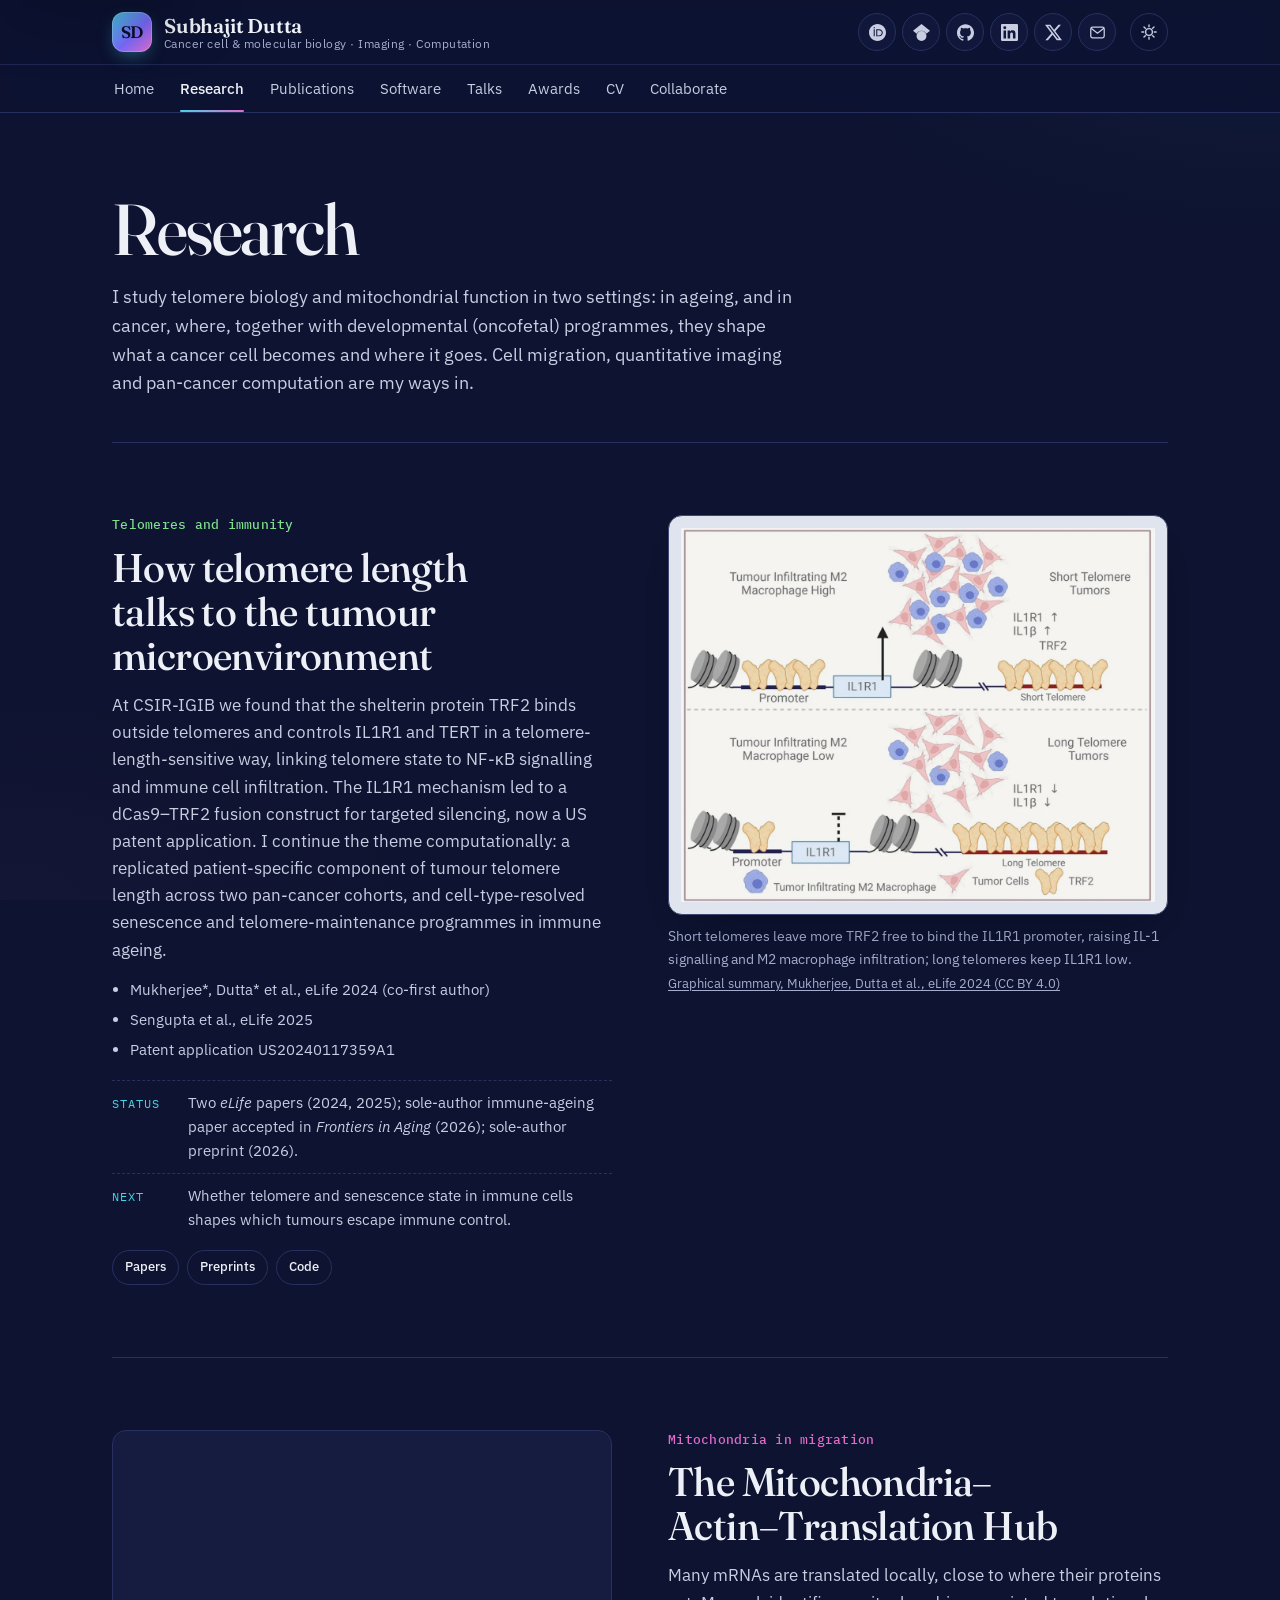
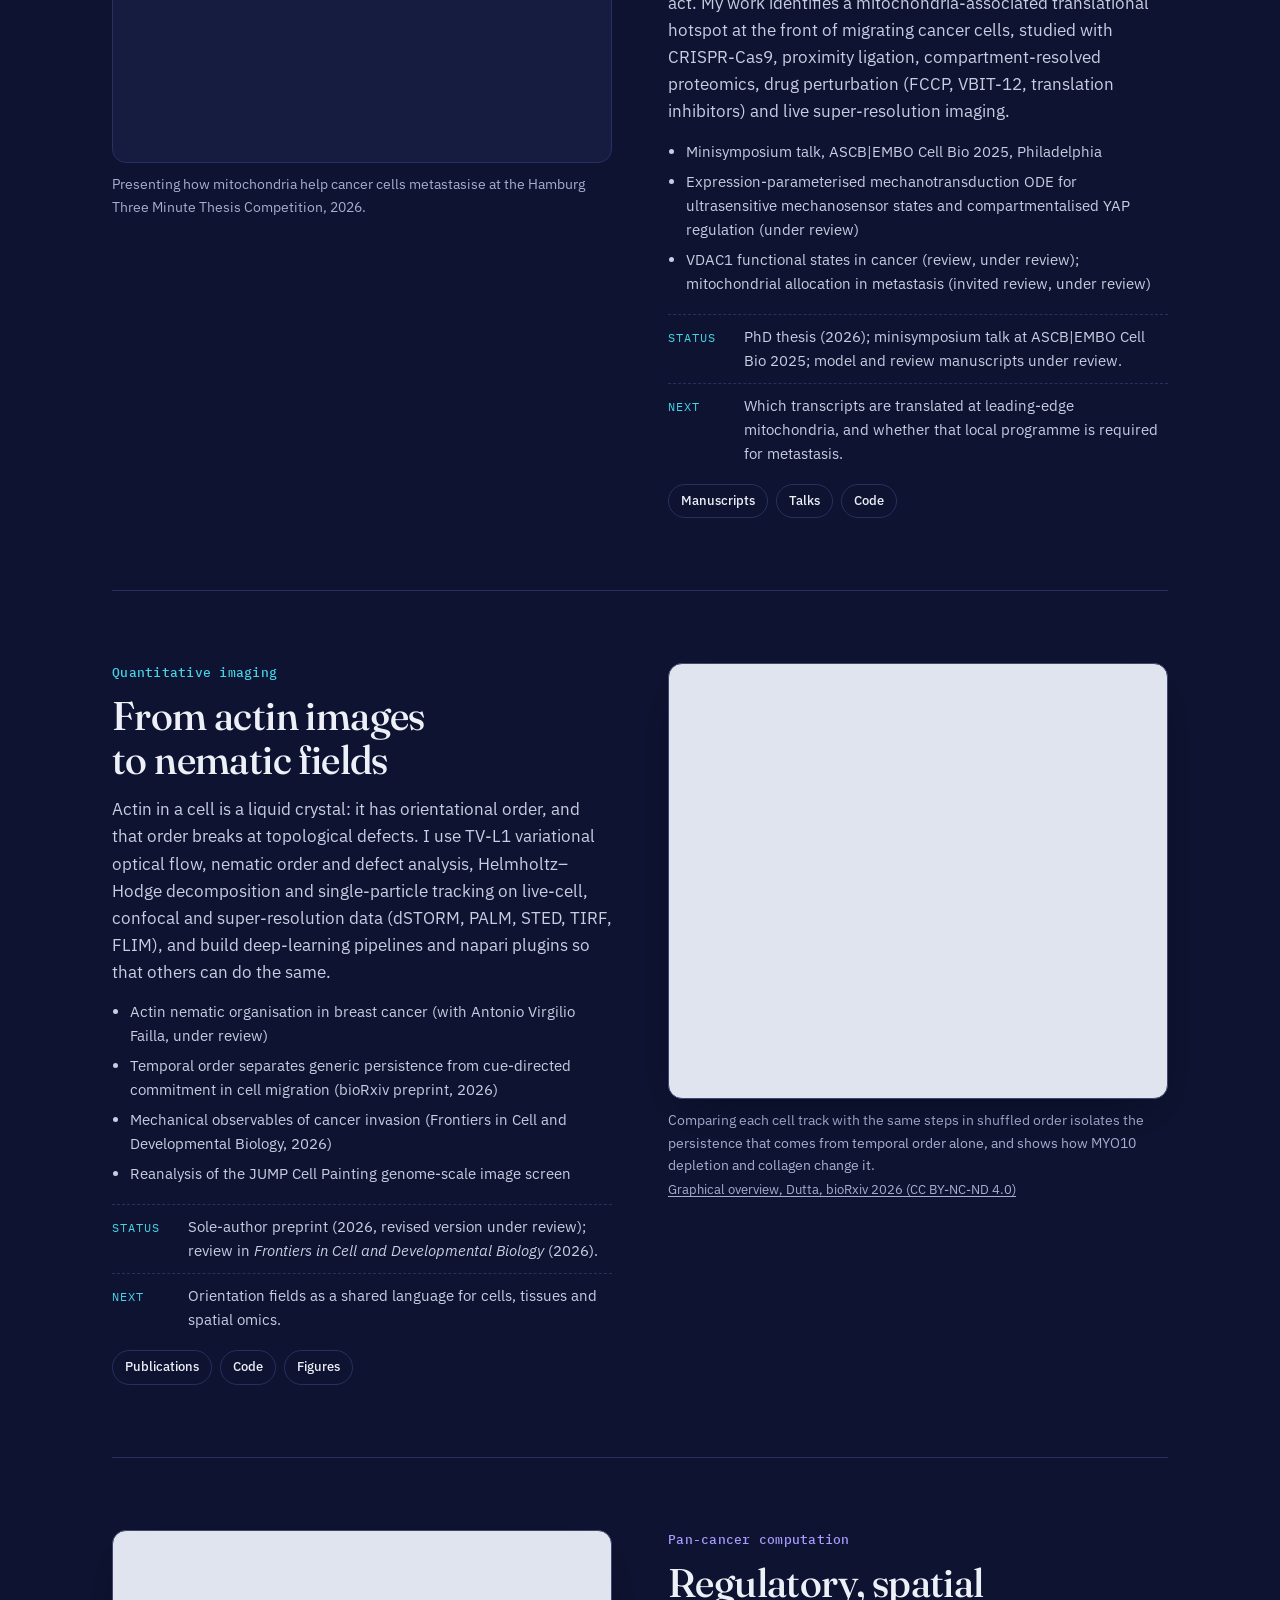
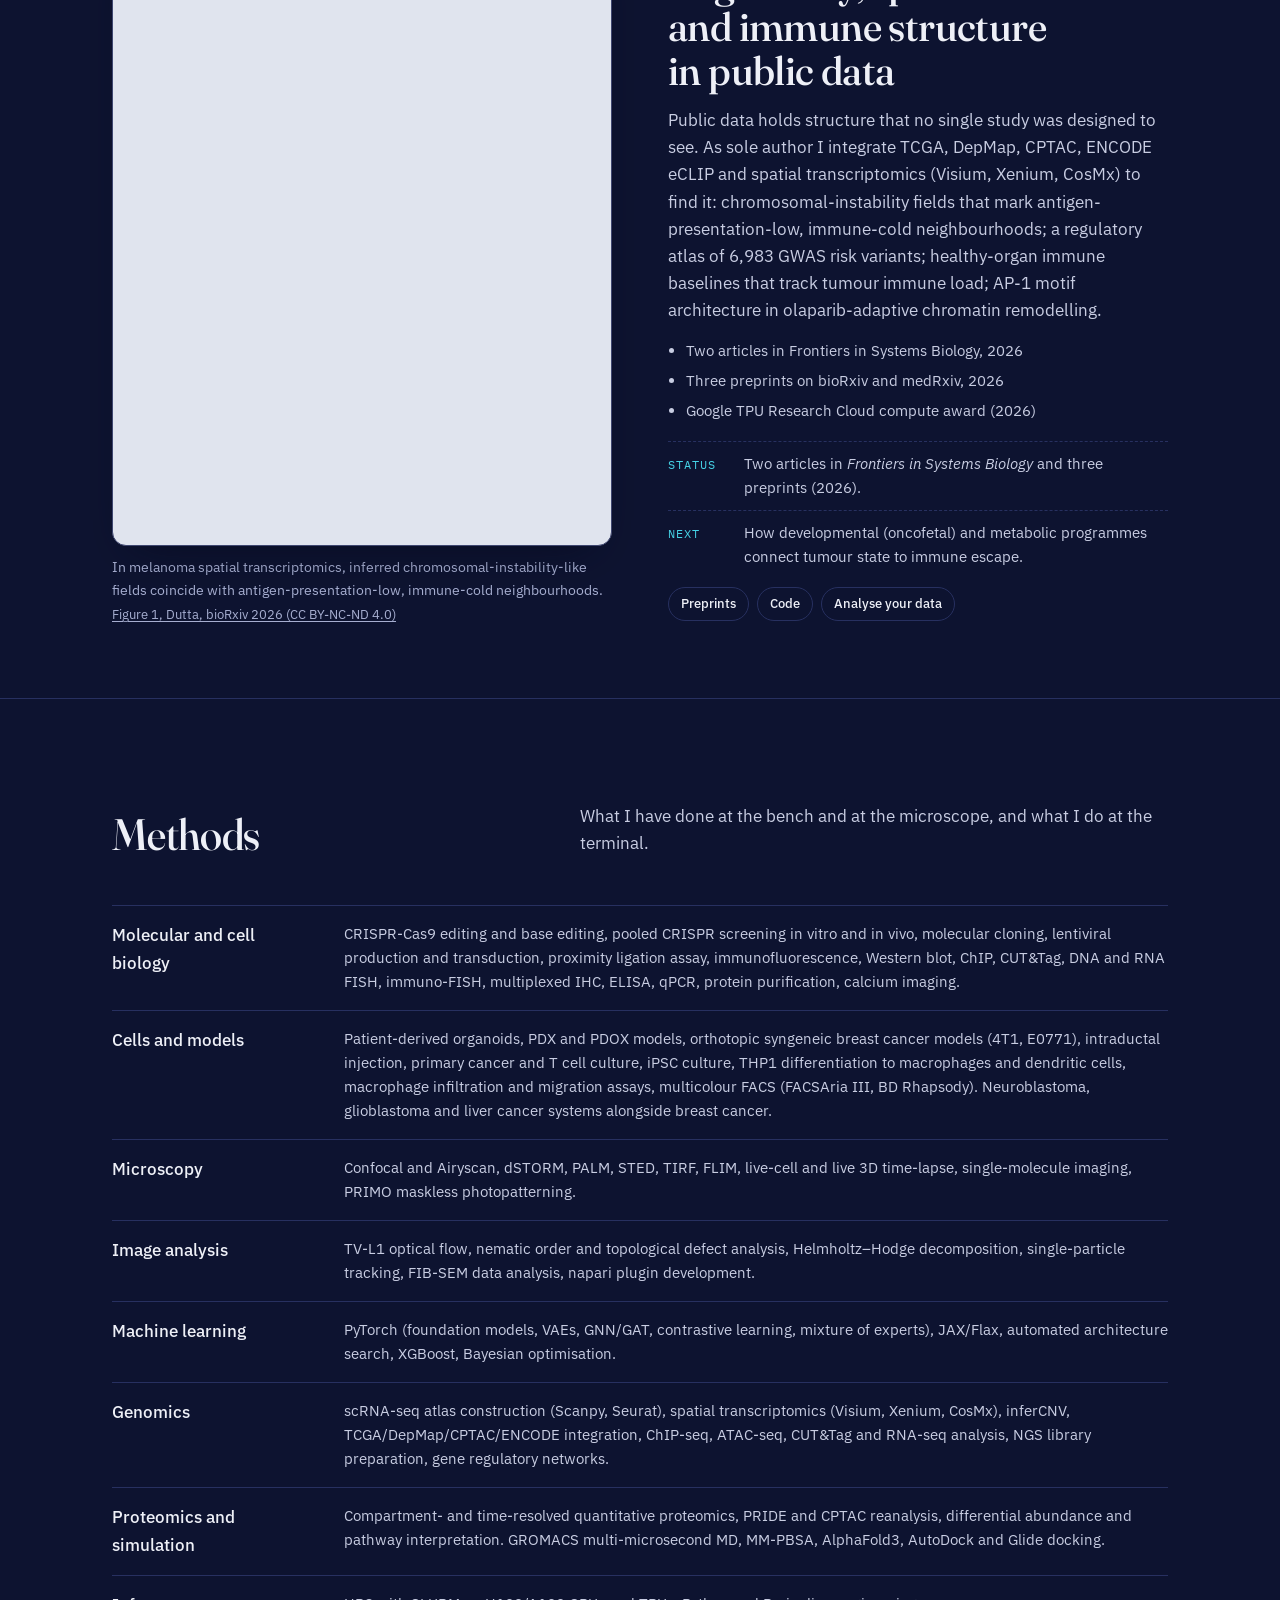
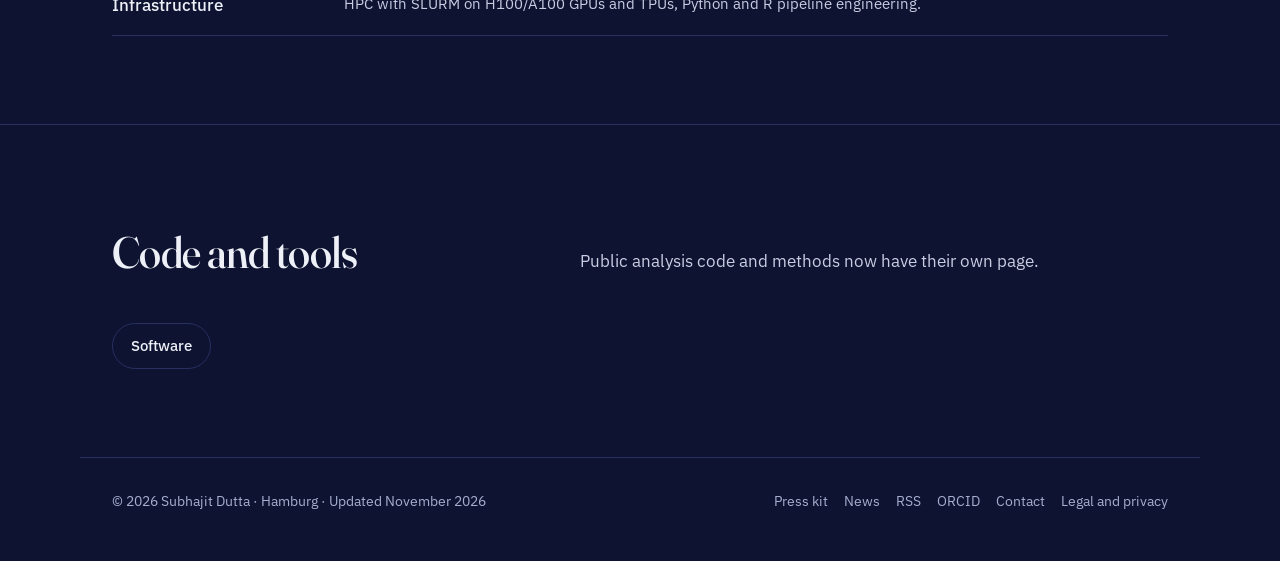
<file: research/index.html>
<!doctype html>
<html lang="en">
<head>
<meta charset="utf-8">
<meta http-equiv="Content-Security-Policy" content="default-src 'self'; script-src 'self'; style-src 'self'; img-src 'self' data:; font-src 'self'; connect-src 'self' https://api.web3forms.com; form-action 'self' https://api.web3forms.com; base-uri 'self'; object-src 'none'; frame-src 'none'; worker-src 'none'; manifest-src 'self'; upgrade-insecure-requests">
<meta name="referrer" content="strict-origin-when-cross-origin">
<meta name="viewport" content="width=device-width, initial-scale=1, viewport-fit=cover">
<title>Subhajit Dutta — Research</title>
<meta name="description" content="Research of Subhajit Dutta: telomere–immune crosstalk, mitochondria in cancer cell migration, quantitative imaging of actin, and pan-cancer computational biology.">
<meta name="author" content="Subhajit Dutta">
<link rel="canonical" href="https://duttasubhajit.com/research/">
<meta property="og:type" content="website">
<meta property="og:title" content="Subhajit Dutta — Research">
<meta property="og:description" content="Research of Subhajit Dutta: telomere–immune crosstalk, mitochondria in cancer cell migration, quantitative imaging of actin, and pan-cancer computational biology.">
<meta property="og:url" content="https://duttasubhajit.com/research/">
<meta property="og:site_name" content="Subhajit Dutta">
<meta property="og:image" content="https://duttasubhajit.com/assets/img/og.jpg">
<meta property="og:image:width" content="1200">
<meta property="og:image:height" content="630">
<meta name="twitter:card" content="summary_large_image">
<meta name="twitter:site" content="@SDutta_2904">
<meta name="twitter:image" content="https://duttasubhajit.com/assets/img/og.jpg">
<meta name="robots" content="index, follow">
<link rel="icon" href="/assets/img/favicon.svg" type="image/svg+xml">
<link rel="preload" href="/assets/fonts/ibm-plex-sans-latin-400-normal.woff2" as="font" type="font/woff2" crossorigin>
<link rel="preload" href="/assets/fonts/fraunces-latin-opsz-normal.woff2" as="font" type="font/woff2" crossorigin>
<!-- build:headextra -->
<meta property="og:image:alt" content="Subhajit Dutta — Experimental cancer biologist and data-driven informatician">
<meta name="twitter:title" content="Subhajit Dutta — Research">
<meta name="twitter:description" content="Research of Subhajit Dutta: telomere–immune crosstalk, mitochondria in cancer cell migration, quantitative imaging of actin, and pan-cancer computational biology.">
<link rel="alternate" type="application/rss+xml" title="Subhajit Dutta: news" href="/feed.xml">
<link rel="preload" href="/assets/fonts/ibm-plex-mono-latin-400-normal.woff2" as="font" type="font/woff2" crossorigin>
<!-- /build:headextra -->
<link rel="stylesheet" href="/assets/site.css?v=3035758975">
<script src="/assets/data/profile.js?v=09b55e5948" defer></script>
<script src="/assets/data/media.js?v=2a87fca2d0" defer></script>
<script src="/assets/site.js?v=5fee35dea0" defer></script>
</head>
<body data-page="research">
<a class="skip" href="#main">Skip to main content</a>
<!-- build:header -->
<header class="nav">
  <div class="wrap nav-top">
    <a class="brand" href="/" aria-label="Subhajit Dutta, home">
      <span class="brand-mark" aria-hidden="true">SD</span>
      <span class="brand-text"><span class="brand-name">Subhajit Dutta</span><span class="brand-sub">Cancer cell &amp; molecular biology · Imaging · Computation</span></span>
    </a>
    <div class="nav-right">
      <ul class="social nav-social-top" aria-label="Profiles">
        <li><a class="soc soc-orcid" href="https://orcid.org/0000-0003-2390-7492" target="_blank" rel="me noopener" aria-label="ORCID profile" title="ORCID"><svg viewBox="0 0 24 24" aria-hidden="true"><path fill="currentColor" d="M12 0C5.372 0 0 5.372 0 12s5.372 12 12 12 12-5.372 12-12S18.628 0 12 0zM7.369 4.378c.525 0 .947.431.947.947s-.422.947-.947.947a.95.95 0 0 1-.947-.947c0-.525.422-.947.947-.947zm-.722 3.038h1.444v10.041H6.647V7.416zm3.562 0h3.9c3.712 0 5.344 2.653 5.344 5.025 0 2.578-2.016 5.025-5.325 5.025h-3.919V7.416zm1.444 1.303v7.444h2.297c3.272 0 4.022-2.484 4.022-3.722 0-2.016-1.284-3.722-4.097-3.722h-2.222z"/></svg></a></li>
        <li><a class="soc soc-scholar" href="https://scholar.google.com/citations?user=DbkLvm4AAAAJ&amp;hl=en" target="_blank" rel="me noopener" aria-label="Google Scholar profile" title="Google Scholar"><svg viewBox="0 0 24 24" aria-hidden="true"><path fill="currentColor" d="M5.242 13.769 0 9.5 12 0l12 9.5-5.242 4.269C17.548 11.249 14.978 9.5 12 9.5c-2.977 0-5.548 1.748-6.758 4.269zM12 10a7 7 0 1 0 0 14 7 7 0 0 0 0-14z"/></svg></a></li>
        <li><a class="soc soc-github" href="https://github.com/subhajit-dutta-bio" target="_blank" rel="me noopener" aria-label="GitHub profile" title="GitHub"><svg viewBox="0 0 24 24" aria-hidden="true"><path fill="currentColor" d="M12 .297c-6.63 0-12 5.373-12 12 0 5.303 3.438 9.8 8.205 11.385.6.113.82-.258.82-.577 0-.285-.01-1.04-.015-2.04-3.338.724-4.042-1.61-4.042-1.61C4.422 18.07 3.633 17.7 3.633 17.7c-1.087-.744.084-.729.084-.729 1.205.084 1.838 1.236 1.838 1.236 1.07 1.835 2.809 1.305 3.495.998.108-.776.417-1.305.76-1.605-2.665-.3-5.466-1.332-5.466-5.93 0-1.31.465-2.38 1.235-3.22-.135-.303-.54-1.523.105-3.176 0 0 1.005-.322 3.3 1.23.96-.267 1.98-.399 3-.405 1.02.006 2.04.138 3 .405 2.28-1.552 3.285-1.23 3.285-1.23.645 1.653.24 2.873.12 3.176.765.84 1.23 1.91 1.23 3.22 0 4.61-2.805 5.625-5.475 5.92.42.36.81 1.096.81 2.22 0 1.606-.015 2.896-.015 3.286 0 .315.21.69.825.57C20.565 22.092 24 17.592 24 12.297c0-6.627-5.373-12-12-12"/></svg></a></li>
        <li><a class="soc soc-linkedin" href="https://www.linkedin.com/in/subhajit-dutta-bio/" target="_blank" rel="me noopener" aria-label="LinkedIn profile" title="LinkedIn"><svg viewBox="0 0 24 24" aria-hidden="true"><path fill="currentColor" d="M20.447 20.452h-3.554v-5.569c0-1.328-.027-3.037-1.852-3.037-1.853 0-2.136 1.445-2.136 2.939v5.667H9.351V9h3.414v1.561h.046c.477-.9 1.637-1.85 3.37-1.85 3.601 0 4.267 2.37 4.267 5.455v6.286zM5.337 7.433a2.062 2.062 0 1 1 0-4.125 2.062 2.062 0 0 1 0 4.125zM7.119 20.452H3.555V9h3.564v11.452zM22.225 0H1.771C.792 0 0 .774 0 1.729v20.542C0 23.227.792 24 1.771 24h20.451C23.2 24 24 23.227 24 22.271V1.729C24 .774 23.2 0 22.222 0h.003z"/></svg></a></li>
        <li><a class="soc soc-x" href="https://x.com/SDutta_2904" target="_blank" rel="me noopener" aria-label="X (Twitter) profile" title="X"><svg viewBox="0 0 24 24" aria-hidden="true"><path fill="currentColor" d="M18.901 1.153h3.68l-8.04 9.19L24 22.846h-7.406l-5.8-7.584-6.638 7.584H.474l8.6-9.83L0 1.154h7.594l5.243 6.932 6.064-6.933zm-1.291 19.491h2.039L6.486 3.24H4.298l13.312 17.404z"/></svg></a></li>
        <li><a class="soc soc-email" href="mailto:dsubhajit.edu@gmail.com" aria-label="Email dsubhajit.edu@gmail.com" title="Email"><svg viewBox="0 0 24 24" aria-hidden="true" fill="none" stroke="currentColor" stroke-width="1.8" stroke-linecap="round" stroke-linejoin="round"><rect x="2.5" y="4.5" width="19" height="15" rx="2.5"/><path d="M3.5 6.5l8.5 6.5 8.5-6.5"/></svg></a></li>
      </ul>
      <a class="nav-cv-pill" href="/cv/">CV</a>
      <button class="icon-btn" id="themeBtn" type="button" aria-label="Switch colour theme" title="Switch theme">
        <svg viewBox="0 0 24 24" fill="none" stroke="currentColor" stroke-width="1.8" stroke-linecap="round"><circle cx="12" cy="12" r="4.5"/><path d="M12 2.5v2.5M12 19v2.5M2.5 12H5M19 12h2.5M5.3 5.3l1.8 1.8M16.9 16.9l1.8 1.8M5.3 18.7l1.8-1.8M16.9 7.1l1.8-1.8"/></svg>
      </button>
      <button class="icon-btn menu-btn" id="menuBtn" type="button" aria-expanded="false" aria-controls="siteNav" aria-label="Open navigation menu" title="Menu">
        <svg class="ico-open" viewBox="0 0 24 24" fill="none" stroke="currentColor" stroke-width="1.9" stroke-linecap="round" aria-hidden="true"><path d="M4 7h16M4 12h16M4 17h16"/></svg>
        <svg class="ico-close" viewBox="0 0 24 24" fill="none" stroke="currentColor" stroke-width="1.9" stroke-linecap="round" aria-hidden="true"><path d="M6 6l12 12M18 6L6 18"/></svg>
      </button>
    </div>
  </div>
  <nav class="nav-tabs" id="siteNav" aria-label="Sections">
    <div class="wrap nav-drawer">
      <ul class="tabs" id="tabs">
        <li><a href="/" data-page="home">Home</a></li>
        <li><a href="/research/" data-page="research" aria-current="page">Research</a></li>
        <li><a href="/publications/" data-page="publications">Publications</a></li>
        <li><a href="/software/" data-page="software">Software</a></li>
        <li><a href="/talks/" data-page="talks">Talks</a></li>
        <li><a href="/awards/" data-page="awards">Awards</a></li>
        <li><a href="/cv/" data-page="cv">CV</a></li>
        <li><a href="/collaborate/" data-page="collaborate">Collaborate</a></li>
      </ul>
      <ul class="social nav-social-drawer" aria-label="Profile links">
        <li><a class="soc soc-orcid" href="https://orcid.org/0000-0003-2390-7492" target="_blank" rel="me noopener" aria-label="ORCID profile" title="ORCID"><svg viewBox="0 0 24 24" aria-hidden="true"><path fill="currentColor" d="M12 0C5.372 0 0 5.372 0 12s5.372 12 12 12 12-5.372 12-12S18.628 0 12 0zM7.369 4.378c.525 0 .947.431.947.947s-.422.947-.947.947a.95.95 0 0 1-.947-.947c0-.525.422-.947.947-.947zm-.722 3.038h1.444v10.041H6.647V7.416zm3.562 0h3.9c3.712 0 5.344 2.653 5.344 5.025 0 2.578-2.016 5.025-5.325 5.025h-3.919V7.416zm1.444 1.303v7.444h2.297c3.272 0 4.022-2.484 4.022-3.722 0-2.016-1.284-3.722-4.097-3.722h-2.222z"/></svg></a></li>
        <li><a class="soc soc-scholar" href="https://scholar.google.com/citations?user=DbkLvm4AAAAJ&amp;hl=en" target="_blank" rel="me noopener" aria-label="Google Scholar profile" title="Google Scholar"><svg viewBox="0 0 24 24" aria-hidden="true"><path fill="currentColor" d="M5.242 13.769 0 9.5 12 0l12 9.5-5.242 4.269C17.548 11.249 14.978 9.5 12 9.5c-2.977 0-5.548 1.748-6.758 4.269zM12 10a7 7 0 1 0 0 14 7 7 0 0 0 0-14z"/></svg></a></li>
        <li><a class="soc soc-github" href="https://github.com/subhajit-dutta-bio" target="_blank" rel="me noopener" aria-label="GitHub profile" title="GitHub"><svg viewBox="0 0 24 24" aria-hidden="true"><path fill="currentColor" d="M12 .297c-6.63 0-12 5.373-12 12 0 5.303 3.438 9.8 8.205 11.385.6.113.82-.258.82-.577 0-.285-.01-1.04-.015-2.04-3.338.724-4.042-1.61-4.042-1.61C4.422 18.07 3.633 17.7 3.633 17.7c-1.087-.744.084-.729.084-.729 1.205.084 1.838 1.236 1.838 1.236 1.07 1.835 2.809 1.305 3.495.998.108-.776.417-1.305.76-1.605-2.665-.3-5.466-1.332-5.466-5.93 0-1.31.465-2.38 1.235-3.22-.135-.303-.54-1.523.105-3.176 0 0 1.005-.322 3.3 1.23.96-.267 1.98-.399 3-.405 1.02.006 2.04.138 3 .405 2.28-1.552 3.285-1.23 3.285-1.23.645 1.653.24 2.873.12 3.176.765.84 1.23 1.91 1.23 3.22 0 4.61-2.805 5.625-5.475 5.92.42.36.81 1.096.81 2.22 0 1.606-.015 2.896-.015 3.286 0 .315.21.69.825.57C20.565 22.092 24 17.592 24 12.297c0-6.627-5.373-12-12-12"/></svg></a></li>
        <li><a class="soc soc-linkedin" href="https://www.linkedin.com/in/subhajit-dutta-bio/" target="_blank" rel="me noopener" aria-label="LinkedIn profile" title="LinkedIn"><svg viewBox="0 0 24 24" aria-hidden="true"><path fill="currentColor" d="M20.447 20.452h-3.554v-5.569c0-1.328-.027-3.037-1.852-3.037-1.853 0-2.136 1.445-2.136 2.939v5.667H9.351V9h3.414v1.561h.046c.477-.9 1.637-1.85 3.37-1.85 3.601 0 4.267 2.37 4.267 5.455v6.286zM5.337 7.433a2.062 2.062 0 1 1 0-4.125 2.062 2.062 0 0 1 0 4.125zM7.119 20.452H3.555V9h3.564v11.452zM22.225 0H1.771C.792 0 0 .774 0 1.729v20.542C0 23.227.792 24 1.771 24h20.451C23.2 24 24 23.227 24 22.271V1.729C24 .774 23.2 0 22.222 0h.003z"/></svg></a></li>
        <li><a class="soc soc-x" href="https://x.com/SDutta_2904" target="_blank" rel="me noopener" aria-label="X (Twitter) profile" title="X"><svg viewBox="0 0 24 24" aria-hidden="true"><path fill="currentColor" d="M18.901 1.153h3.68l-8.04 9.19L24 22.846h-7.406l-5.8-7.584-6.638 7.584H.474l8.6-9.83L0 1.154h7.594l5.243 6.932 6.064-6.933zm-1.291 19.491h2.039L6.486 3.24H4.298l13.312 17.404z"/></svg></a></li>
        <li><a class="soc soc-email" href="mailto:dsubhajit.edu@gmail.com" aria-label="Email dsubhajit.edu@gmail.com" title="Email"><svg viewBox="0 0 24 24" aria-hidden="true" fill="none" stroke="currentColor" stroke-width="1.8" stroke-linecap="round" stroke-linejoin="round"><rect x="2.5" y="4.5" width="19" height="15" rx="2.5"/><path d="M3.5 6.5l8.5 6.5 8.5-6.5"/></svg></a></li>
      </ul>
    </div>
  </nav>
</header>
<!-- /build:header -->
<main id="main">

<section class="page-head">
  <div class="wrap">
    <h1>Research</h1>
    <p class="lede">I study telomere biology and mitochondrial function in two settings: in ageing, and in cancer, where, together with developmental (oncofetal) programmes, they shape what a cancer cell becomes and where it goes. Cell migration, quantitative imaging and pan-cancer computation are my ways in.</p>
  </div>
</section>

<div class="wrap">
  <section class="band" id="telomere" aria-labelledby="h-telo">
    <div>
      <div class="kicker">Telomeres and immunity</div>
      <h2 id="h-telo">How telomere length talks to the tumour microenvironment</h2>
      <p>At CSIR-IGIB we found that the shelterin protein TRF2 binds outside telomeres and controls IL1R1 and TERT in a telomere-length-sensitive way, linking telomere state to NF-κB signalling and immune cell infiltration. The IL1R1 mechanism led to a dCas9–TRF2 fusion construct for targeted silencing, now a US patent application. I continue the theme computationally: a replicated patient-specific component of tumour telomere length across two pan-cancer cohorts, and cell-type-resolved senescence and telomere-maintenance programmes in immune ageing.</p>
      <ul>
        <li>Mukherjee*, Dutta* et al., eLife 2024 (co-first author)</li>
        <li>Sengupta et al., eLife 2025</li>
        <li>Patent application US20240117359A1</li>
      </ul>
      <dl class="band-meta"><div><dt class="mono">Status</dt><dd>Two <i>eLife</i> papers (2024, 2025); sole-author immune-ageing paper accepted in <i>Frontiers in Aging</i> (2026); sole-author preprint (2026).</dd></div><div><dt class="mono">Next</dt><dd>Whether telomere and senescence state in immune cells shapes which tumours escape immune control.</dd></div></dl>
      <div class="band-links"><a class="btn sm" href="/publications/#paper">Papers</a><a class="btn sm" href="/publications/#preprint">Preprints</a><a class="btn sm" href="/software/#sw-methods">Code</a></div>
    </div>
    <div class="band-fig" data-theme-fig="telomere"><!-- build:fig-telomere --><figure class="plate"><img src="/assets/img/fig/fig-telomere-elife2024.webp" alt="Short telomeres leave more TRF2 free to bind the IL1R1 promoter, raising IL-1 signalling and M2 macrophage infiltration; long telomeres keep IL1R1 low." loading="lazy" decoding="async" width="1200" height="947" data-lightbox data-credit="Graphical summary, Mukherjee, Dutta et al., eLife 2024 (CC BY 4.0)" data-credit-url="https://doi.org/10.7554/eLife.95106"><figcaption>Short telomeres leave more TRF2 free to bind the IL1R1 promoter, raising IL-1 signalling and M2 macrophage infiltration; long telomeres keep IL1R1 low.<span class="fig-credit"><a href="https://doi.org/10.7554/eLife.95106" target="_blank" rel="noopener">Graphical summary, Mukherjee, Dutta et al., eLife 2024 (CC BY 4.0)</a></span></figcaption></figure><!-- /build:fig-telomere --></div>
  </section>

  <section class="band flip" id="mitochondria" aria-labelledby="h-math">
    <span id="math" class="anchor-alias" aria-hidden="true"></span>
    <div>
      <div class="kicker">Mitochondria in migration</div>
      <h2 id="h-math">The Mitochondria–Actin–Translation Hub</h2>
      <p>Many mRNAs are translated locally, close to where their proteins act. My work identifies a mitochondria-associated translational hotspot at the front of migrating cancer cells, studied with CRISPR-Cas9, proximity ligation, compartment-resolved proteomics, drug perturbation (FCCP, VBIT-12, translation inhibitors) and live super-resolution imaging.</p>
      <ul>
        <li>Minisymposium talk, ASCB|EMBO Cell Bio 2025, Philadelphia</li>
        <li>Expression-parameterised mechanotransduction ODE for ultrasensitive mechanosensor states and compartmentalised YAP regulation (under review)</li>
        <li>VDAC1 functional states in cancer (review, under review); mitochondrial allocation in metastasis (invited review, under review)</li>
      </ul>
      <dl class="band-meta"><div><dt class="mono">Status</dt><dd>PhD thesis (2026); minisymposium talk at ASCB|EMBO Cell Bio 2025; model and review manuscripts under review.</dd></div><div><dt class="mono">Next</dt><dd>Which transcripts are translated at leading-edge mitochondria, and whether that local programme is required for metastasis.</dd></div></dl>
      <div class="band-links"><a class="btn sm" href="/publications/#in-progress">Manuscripts</a><a class="btn sm" href="/talks/">Talks</a><a class="btn sm" href="/software/#sw-genomics">Code</a></div>
    </div>
    <div class="band-fig" data-theme-fig="math"><!-- build:fig-math --><figure class="photo"><img src="/assets/img/talk-3mt-2026-stage.webp" alt="Presenting how mitochondria help cancer cells metastasise at the Hamburg Three Minute Thesis Competition, 2026." loading="lazy" decoding="async" data-lightbox><figcaption>Presenting how mitochondria help cancer cells metastasise at the Hamburg Three Minute Thesis Competition, 2026.</figcaption></figure><!-- /build:fig-math --></div>
  </section>

  <section class="band" id="imaging" aria-labelledby="h-img">
    <div>
      <div class="kicker">Quantitative imaging</div>
      <h2 id="h-img">From actin images to nematic fields</h2>
      <p>Actin in a cell is a liquid crystal: it has orientational order, and that order breaks at topological defects. I use TV-L1 variational optical flow, nematic order and defect analysis, Helmholtz–Hodge decomposition and single-particle tracking on live-cell, confocal and super-resolution data (dSTORM, PALM, STED, TIRF, FLIM), and build deep-learning pipelines and napari plugins so that others can do the same.</p>
      <ul>
        <li>Actin nematic organisation in breast cancer (with Antonio Virgilio Failla, under review)</li>
        <li>Temporal order separates generic persistence from cue-directed commitment in cell migration (bioRxiv preprint, 2026)</li>
        <li>Mechanical observables of cancer invasion (Frontiers in Cell and Developmental Biology, 2026)</li>
        <li>Reanalysis of the JUMP Cell Painting genome-scale image screen</li>
      </ul>
      <dl class="band-meta"><div><dt class="mono">Status</dt><dd>Sole-author preprint (2026, revised version under review); review in <i>Frontiers in Cell and Developmental Biology</i> (2026).</dd></div><div><dt class="mono">Next</dt><dd>Orientation fields as a shared language for cells, tissues and spatial omics.</dd></div></dl>
      <div class="band-links"><a class="btn sm" href="/publications/">Publications</a><a class="btn sm" href="/software/#sw-migration">Code</a><a class="btn sm" href="/media/">Figures</a></div>
    </div>
    <div class="band-fig" data-theme-fig="imaging"><!-- build:fig-imaging --><figure class="plate"><img src="/assets/img/fig/ga-migration-biorxiv2026.webp" alt="Comparing each cell track with the same steps in shuffled order isolates the persistence that comes from temporal order alone, and shows how MYO10 depletion and collagen change it." loading="lazy" decoding="async" width="1280" height="1107" data-lightbox data-credit="Graphical overview, Dutta, bioRxiv 2026 (CC BY-NC-ND 4.0)" data-credit-url="https://doi.org/10.64898/2026.07.16.739021"><figcaption>Comparing each cell track with the same steps in shuffled order isolates the persistence that comes from temporal order alone, and shows how MYO10 depletion and collagen change it.<span class="fig-credit"><a href="https://doi.org/10.64898/2026.07.16.739021" target="_blank" rel="noopener">Graphical overview, Dutta, bioRxiv 2026 (CC BY-NC-ND 4.0)</a></span></figcaption></figure><!-- /build:fig-imaging --></div>
  </section>

  <section class="band flip" id="pancancer" aria-labelledby="h-pan">
    <div>
      <div class="kicker">Pan-cancer computation</div>
      <h2 id="h-pan">Regulatory, spatial and immune structure in public data</h2>
      <p>Public data holds structure that no single study was designed to see. As sole author I integrate TCGA, DepMap, CPTAC, ENCODE eCLIP and spatial transcriptomics (Visium, Xenium, CosMx) to find it: chromosomal-instability fields that mark antigen-presentation-low, immune-cold neighbourhoods; a regulatory atlas of 6,983 GWAS risk variants; healthy-organ immune baselines that track tumour immune load; AP-1 motif architecture in olaparib-adaptive chromatin remodelling.</p>
      <ul>
        <li>Two articles in Frontiers in Systems Biology, 2026</li>
        <li>Three preprints on bioRxiv and medRxiv, 2026</li>
        <li>Google TPU Research Cloud compute award (2026)</li>
      </ul>
      <dl class="band-meta"><div><dt class="mono">Status</dt><dd>Two articles in <i>Frontiers in Systems Biology</i> and three preprints (2026).</dd></div><div><dt class="mono">Next</dt><dd>How developmental (oncofetal) and metabolic programmes connect tumour state to immune escape.</dd></div></dl>
      <div class="band-links"><a class="btn sm" href="/publications/#preprint">Preprints</a><a class="btn sm" href="/software/#sw-genomics">Code</a><a class="btn sm" href="/collaborate/">Analyse your data</a></div>
    </div>
    <div class="band-fig" data-theme-fig="pancancer"><!-- build:fig-pancancer --><figure class="plate"><img src="/assets/img/fig/fig-pancancer-biorxiv2026.webp" alt="In melanoma spatial transcriptomics, inferred chromosomal-instability-like fields coincide with antigen-presentation-low, immune-cold neighbourhoods." loading="lazy" decoding="async" width="1028" height="1280" data-lightbox data-credit="Figure 1, Dutta, bioRxiv 2026 (CC BY-NC-ND 4.0)" data-credit-url="https://doi.org/10.64898/2026.05.15.725574"><figcaption>In melanoma spatial transcriptomics, inferred chromosomal-instability-like fields coincide with antigen-presentation-low, immune-cold neighbourhoods.<span class="fig-credit"><a href="https://doi.org/10.64898/2026.05.15.725574" target="_blank" rel="noopener">Figure 1, Dutta, bioRxiv 2026 (CC BY-NC-ND 4.0)</a></span></figcaption></figure><!-- /build:fig-pancancer --></div>
  </section>
</div>

<section class="section" id="methods" aria-labelledby="h-methods">
  <div class="wrap">
    <div class="section-head">
      <h2 id="h-methods">Methods</h2>
      <p class="section-intro">What I have done at the bench and at the microscope, and what I do at the terminal.</p>
    </div>
    <dl class="skills"><!-- build:methods --><div><dt>Molecular and cell biology</dt><dd>CRISPR-Cas9 editing and base editing, pooled CRISPR screening in vitro and in vivo, molecular cloning, lentiviral production and transduction, proximity ligation assay, immunofluorescence, Western blot, ChIP, CUT&amp;Tag, DNA and RNA FISH, immuno-FISH, multiplexed IHC, ELISA, qPCR, protein purification, calcium imaging.</dd></div>
      <div><dt>Cells and models</dt><dd>Patient-derived organoids, PDX and PDOX models, orthotopic syngeneic breast cancer models (4T1, E0771), intraductal injection, primary cancer and T cell culture, iPSC culture, THP1 differentiation to macrophages and dendritic cells, macrophage infiltration and migration assays, multicolour FACS (FACSAria III, BD Rhapsody). Neuroblastoma, glioblastoma and liver cancer systems alongside breast cancer.</dd></div>
      <div><dt>Microscopy</dt><dd>Confocal and Airyscan, dSTORM, PALM, STED, TIRF, FLIM, live-cell and live 3D time-lapse, single-molecule imaging, PRIMO maskless photopatterning.</dd></div>
      <div><dt>Image analysis</dt><dd>TV-L1 optical flow, nematic order and topological defect analysis, Helmholtz–Hodge decomposition, single-particle tracking, FIB-SEM data analysis, napari plugin development.</dd></div>
      <div><dt>Machine learning</dt><dd>PyTorch (foundation models, VAEs, GNN/GAT, contrastive learning, mixture of experts), JAX/Flax, automated architecture search, XGBoost, Bayesian optimisation.</dd></div>
      <div><dt>Genomics</dt><dd>scRNA-seq atlas construction (Scanpy, Seurat), spatial transcriptomics (Visium, Xenium, CosMx), inferCNV, TCGA/DepMap/CPTAC/ENCODE integration, ChIP-seq, ATAC-seq, CUT&amp;Tag and RNA-seq analysis, NGS library preparation, gene regulatory networks.</dd></div>
      <div><dt>Proteomics and simulation</dt><dd>Compartment- and time-resolved quantitative proteomics, PRIDE and CPTAC reanalysis, differential abundance and pathway interpretation. GROMACS multi-microsecond MD, MM-PBSA, AlphaFold3, AutoDock and Glide docking.</dd></div>
      <div><dt>Infrastructure</dt><dd>HPC with SLURM on H100/A100 GPUs and TPUs, Python and R pipeline engineering.</dd></div><!-- /build:methods --></dl>
  </div>
</section>

<section class="section" id="code" aria-labelledby="h-code">
  <div class="wrap">
    <div class="section-head">
      <h2 id="h-code">Code and tools</h2>
      <p class="section-intro">Public analysis code and methods now have their own page.</p>
    </div>
    <a class="btn" href="/software/">Software</a>
  </div>
</section>
</main>
<!-- build:footer -->
<footer>
  <div class="wrap">
    <span>© 2026 Subhajit Dutta · Hamburg · <span class="upd">Updated <time datetime="2026-11-21">November 2026</time></span></span>
    <span class="links">
      <a href="/media/">Press kit</a>
      <a href="/news/">News</a>
      <a href="/feed.xml" type="application/rss+xml">RSS</a>
      <a href="https://orcid.org/0000-0003-2390-7492" rel="me noopener" target="_blank">ORCID</a>
      <a href="/collaborate/">Contact</a>
      <a href="/legal/">Legal and privacy</a>
    </span>
  </div>
</footer>
<!-- /build:footer -->
</body>
</html>
</file>
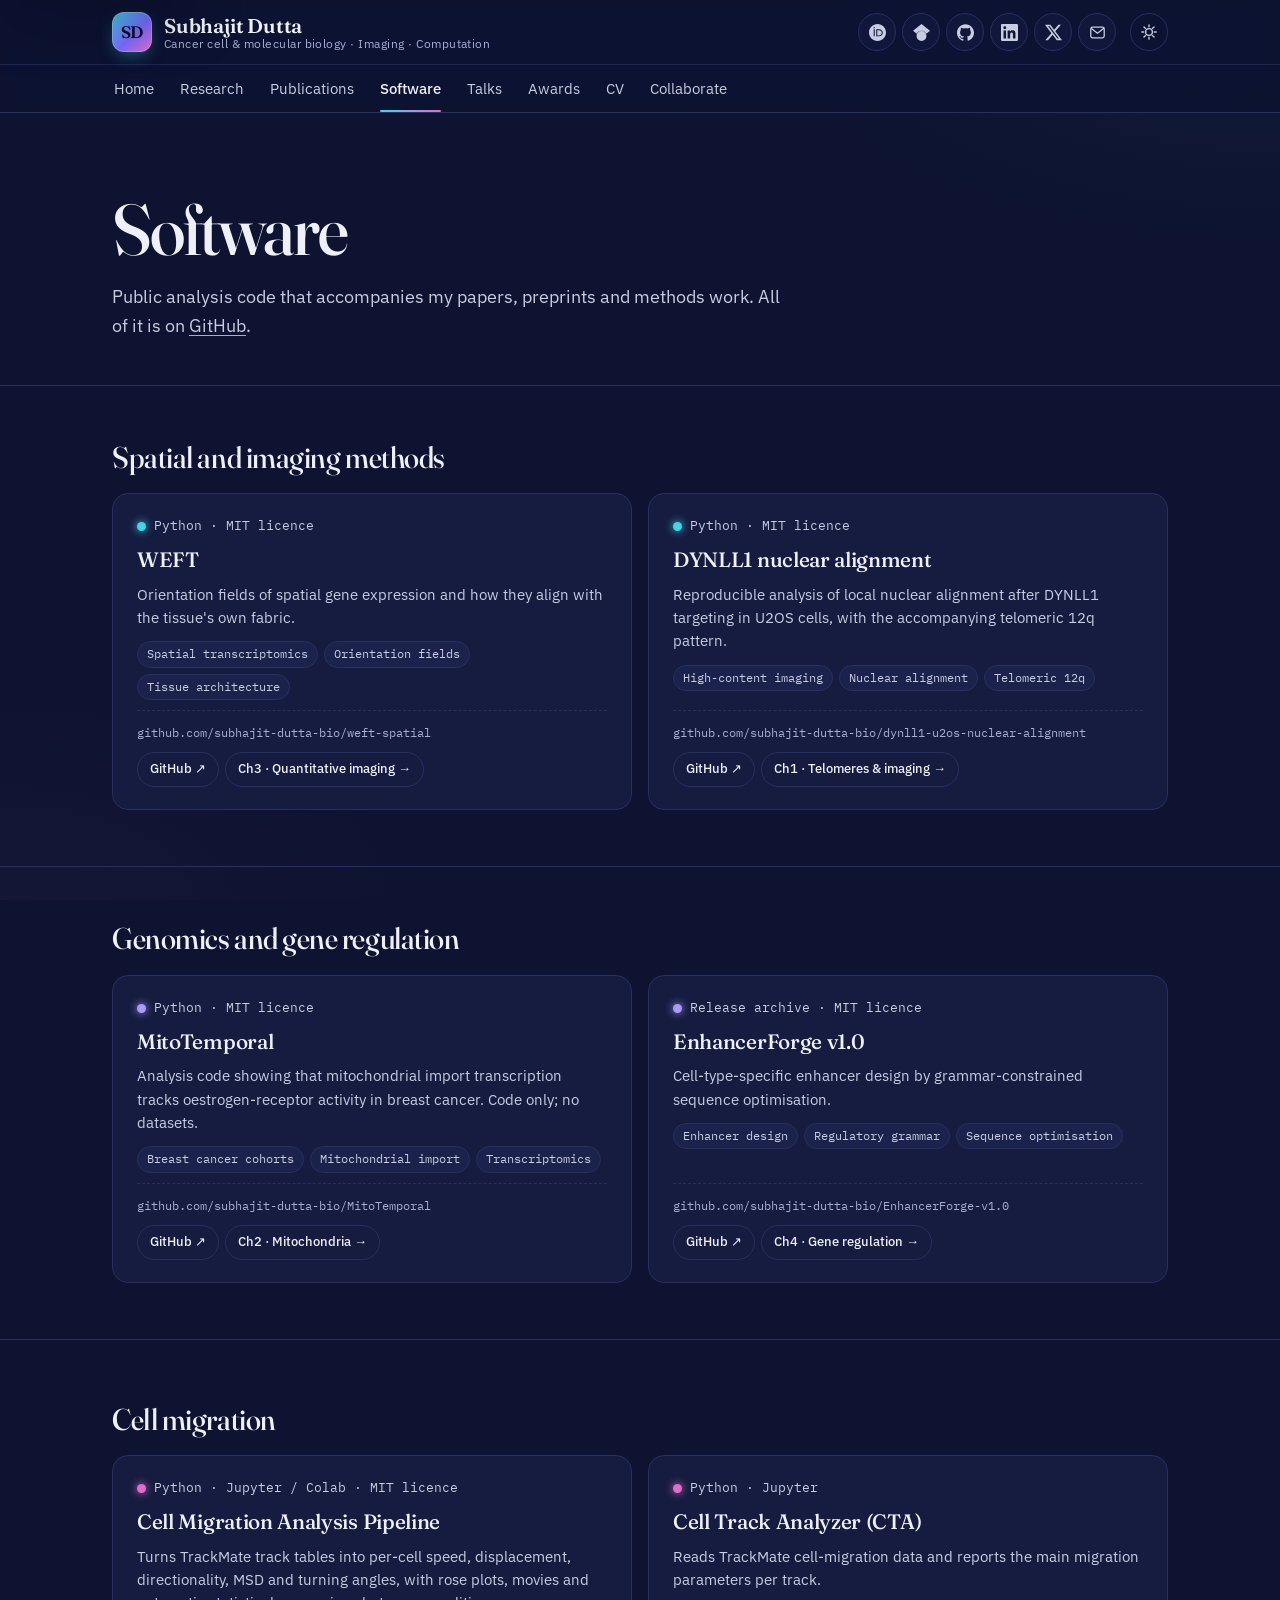
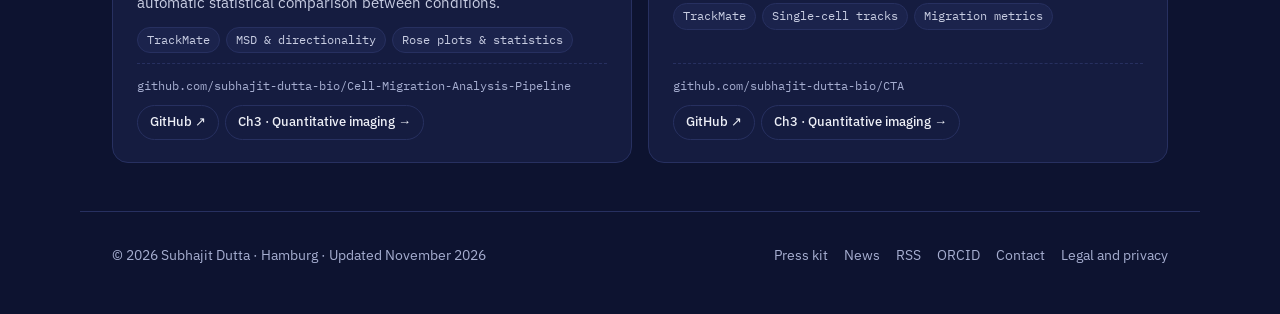
<file: software/index.html>
<!doctype html>
<html lang="en">
<head>
<meta charset="utf-8">
<meta http-equiv="Content-Security-Policy" content="default-src 'self'; script-src 'self'; style-src 'self'; img-src 'self' data:; font-src 'self'; connect-src 'self' https://api.web3forms.com; form-action 'self' https://api.web3forms.com; base-uri 'self'; object-src 'none'; frame-src 'none'; worker-src 'none'; manifest-src 'self'; upgrade-insecure-requests">
<meta name="referrer" content="strict-origin-when-cross-origin">
<meta name="viewport" content="width=device-width, initial-scale=1, viewport-fit=cover">
<title>Subhajit Dutta — Software</title>
<meta name="description" content="Open-source analysis code by Subhajit Dutta: spatial and imaging methods, genomics and gene regulation, and cell-migration analysis.">
<meta name="author" content="Subhajit Dutta">
<link rel="canonical" href="https://duttasubhajit.com/software/">
<meta property="og:type" content="website">
<meta property="og:title" content="Subhajit Dutta — Software">
<meta property="og:description" content="Open-source analysis code by Subhajit Dutta: spatial and imaging methods, genomics and gene regulation, and cell-migration analysis.">
<meta property="og:url" content="https://duttasubhajit.com/software/">
<meta property="og:site_name" content="Subhajit Dutta">
<meta property="og:image" content="https://duttasubhajit.com/assets/img/og.jpg">
<meta property="og:image:width" content="1200">
<meta property="og:image:height" content="630">
<meta name="twitter:card" content="summary_large_image">
<meta name="twitter:site" content="@SDutta_2904">
<meta name="twitter:image" content="https://duttasubhajit.com/assets/img/og.jpg">
<meta name="robots" content="index, follow">
<link rel="icon" href="/assets/img/favicon.svg" type="image/svg+xml">
<link rel="preload" href="/assets/fonts/ibm-plex-sans-latin-400-normal.woff2" as="font" type="font/woff2" crossorigin>
<link rel="preload" href="/assets/fonts/fraunces-latin-opsz-normal.woff2" as="font" type="font/woff2" crossorigin>
<!-- build:headextra -->
<meta property="og:image:alt" content="Subhajit Dutta — Experimental cancer biologist and data-driven informatician">
<meta name="twitter:title" content="Subhajit Dutta — Software">
<meta name="twitter:description" content="Open-source analysis code by Subhajit Dutta: spatial and imaging methods, genomics and gene regulation, and cell-migration analysis.">
<link rel="alternate" type="application/rss+xml" title="Subhajit Dutta: news" href="/feed.xml">
<link rel="preload" href="/assets/fonts/ibm-plex-mono-latin-400-normal.woff2" as="font" type="font/woff2" crossorigin>
<!-- /build:headextra -->
<link rel="stylesheet" href="/assets/site.css?v=3035758975">
<script src="/assets/data/profile.js?v=09b55e5948" defer></script>
<script src="/assets/site.js?v=5fee35dea0" defer></script>
</head>
<body data-page="software">
<a class="skip" href="#main">Skip to main content</a>
<!-- build:header -->
<header class="nav">
  <div class="wrap nav-top">
    <a class="brand" href="/" aria-label="Subhajit Dutta, home">
      <span class="brand-mark" aria-hidden="true">SD</span>
      <span class="brand-text"><span class="brand-name">Subhajit Dutta</span><span class="brand-sub">Cancer cell &amp; molecular biology · Imaging · Computation</span></span>
    </a>
    <div class="nav-right">
      <ul class="social nav-social-top" aria-label="Profiles">
        <li><a class="soc soc-orcid" href="https://orcid.org/0000-0003-2390-7492" target="_blank" rel="me noopener" aria-label="ORCID profile" title="ORCID"><svg viewBox="0 0 24 24" aria-hidden="true"><path fill="currentColor" d="M12 0C5.372 0 0 5.372 0 12s5.372 12 12 12 12-5.372 12-12S18.628 0 12 0zM7.369 4.378c.525 0 .947.431.947.947s-.422.947-.947.947a.95.95 0 0 1-.947-.947c0-.525.422-.947.947-.947zm-.722 3.038h1.444v10.041H6.647V7.416zm3.562 0h3.9c3.712 0 5.344 2.653 5.344 5.025 0 2.578-2.016 5.025-5.325 5.025h-3.919V7.416zm1.444 1.303v7.444h2.297c3.272 0 4.022-2.484 4.022-3.722 0-2.016-1.284-3.722-4.097-3.722h-2.222z"/></svg></a></li>
        <li><a class="soc soc-scholar" href="https://scholar.google.com/citations?user=DbkLvm4AAAAJ&amp;hl=en" target="_blank" rel="me noopener" aria-label="Google Scholar profile" title="Google Scholar"><svg viewBox="0 0 24 24" aria-hidden="true"><path fill="currentColor" d="M5.242 13.769 0 9.5 12 0l12 9.5-5.242 4.269C17.548 11.249 14.978 9.5 12 9.5c-2.977 0-5.548 1.748-6.758 4.269zM12 10a7 7 0 1 0 0 14 7 7 0 0 0 0-14z"/></svg></a></li>
        <li><a class="soc soc-github" href="https://github.com/subhajit-dutta-bio" target="_blank" rel="me noopener" aria-label="GitHub profile" title="GitHub"><svg viewBox="0 0 24 24" aria-hidden="true"><path fill="currentColor" d="M12 .297c-6.63 0-12 5.373-12 12 0 5.303 3.438 9.8 8.205 11.385.6.113.82-.258.82-.577 0-.285-.01-1.04-.015-2.04-3.338.724-4.042-1.61-4.042-1.61C4.422 18.07 3.633 17.7 3.633 17.7c-1.087-.744.084-.729.084-.729 1.205.084 1.838 1.236 1.838 1.236 1.07 1.835 2.809 1.305 3.495.998.108-.776.417-1.305.76-1.605-2.665-.3-5.466-1.332-5.466-5.93 0-1.31.465-2.38 1.235-3.22-.135-.303-.54-1.523.105-3.176 0 0 1.005-.322 3.3 1.23.96-.267 1.98-.399 3-.405 1.02.006 2.04.138 3 .405 2.28-1.552 3.285-1.23 3.285-1.23.645 1.653.24 2.873.12 3.176.765.84 1.23 1.91 1.23 3.22 0 4.61-2.805 5.625-5.475 5.92.42.36.81 1.096.81 2.22 0 1.606-.015 2.896-.015 3.286 0 .315.21.69.825.57C20.565 22.092 24 17.592 24 12.297c0-6.627-5.373-12-12-12"/></svg></a></li>
        <li><a class="soc soc-linkedin" href="https://www.linkedin.com/in/subhajit-dutta-bio/" target="_blank" rel="me noopener" aria-label="LinkedIn profile" title="LinkedIn"><svg viewBox="0 0 24 24" aria-hidden="true"><path fill="currentColor" d="M20.447 20.452h-3.554v-5.569c0-1.328-.027-3.037-1.852-3.037-1.853 0-2.136 1.445-2.136 2.939v5.667H9.351V9h3.414v1.561h.046c.477-.9 1.637-1.85 3.37-1.85 3.601 0 4.267 2.37 4.267 5.455v6.286zM5.337 7.433a2.062 2.062 0 1 1 0-4.125 2.062 2.062 0 0 1 0 4.125zM7.119 20.452H3.555V9h3.564v11.452zM22.225 0H1.771C.792 0 0 .774 0 1.729v20.542C0 23.227.792 24 1.771 24h20.451C23.2 24 24 23.227 24 22.271V1.729C24 .774 23.2 0 22.222 0h.003z"/></svg></a></li>
        <li><a class="soc soc-x" href="https://x.com/SDutta_2904" target="_blank" rel="me noopener" aria-label="X (Twitter) profile" title="X"><svg viewBox="0 0 24 24" aria-hidden="true"><path fill="currentColor" d="M18.901 1.153h3.68l-8.04 9.19L24 22.846h-7.406l-5.8-7.584-6.638 7.584H.474l8.6-9.83L0 1.154h7.594l5.243 6.932 6.064-6.933zm-1.291 19.491h2.039L6.486 3.24H4.298l13.312 17.404z"/></svg></a></li>
        <li><a class="soc soc-email" href="mailto:dsubhajit.edu@gmail.com" aria-label="Email dsubhajit.edu@gmail.com" title="Email"><svg viewBox="0 0 24 24" aria-hidden="true" fill="none" stroke="currentColor" stroke-width="1.8" stroke-linecap="round" stroke-linejoin="round"><rect x="2.5" y="4.5" width="19" height="15" rx="2.5"/><path d="M3.5 6.5l8.5 6.5 8.5-6.5"/></svg></a></li>
      </ul>
      <a class="nav-cv-pill" href="/cv/">CV</a>
      <button class="icon-btn" id="themeBtn" type="button" aria-label="Switch colour theme" title="Switch theme">
        <svg viewBox="0 0 24 24" fill="none" stroke="currentColor" stroke-width="1.8" stroke-linecap="round"><circle cx="12" cy="12" r="4.5"/><path d="M12 2.5v2.5M12 19v2.5M2.5 12H5M19 12h2.5M5.3 5.3l1.8 1.8M16.9 16.9l1.8 1.8M5.3 18.7l1.8-1.8M16.9 7.1l1.8-1.8"/></svg>
      </button>
      <button class="icon-btn menu-btn" id="menuBtn" type="button" aria-expanded="false" aria-controls="siteNav" aria-label="Open navigation menu" title="Menu">
        <svg class="ico-open" viewBox="0 0 24 24" fill="none" stroke="currentColor" stroke-width="1.9" stroke-linecap="round" aria-hidden="true"><path d="M4 7h16M4 12h16M4 17h16"/></svg>
        <svg class="ico-close" viewBox="0 0 24 24" fill="none" stroke="currentColor" stroke-width="1.9" stroke-linecap="round" aria-hidden="true"><path d="M6 6l12 12M18 6L6 18"/></svg>
      </button>
    </div>
  </div>
  <nav class="nav-tabs" id="siteNav" aria-label="Sections">
    <div class="wrap nav-drawer">
      <ul class="tabs" id="tabs">
        <li><a href="/" data-page="home">Home</a></li>
        <li><a href="/research/" data-page="research">Research</a></li>
        <li><a href="/publications/" data-page="publications">Publications</a></li>
        <li><a href="/software/" data-page="software" aria-current="page">Software</a></li>
        <li><a href="/talks/" data-page="talks">Talks</a></li>
        <li><a href="/awards/" data-page="awards">Awards</a></li>
        <li><a href="/cv/" data-page="cv">CV</a></li>
        <li><a href="/collaborate/" data-page="collaborate">Collaborate</a></li>
      </ul>
      <ul class="social nav-social-drawer" aria-label="Profile links">
        <li><a class="soc soc-orcid" href="https://orcid.org/0000-0003-2390-7492" target="_blank" rel="me noopener" aria-label="ORCID profile" title="ORCID"><svg viewBox="0 0 24 24" aria-hidden="true"><path fill="currentColor" d="M12 0C5.372 0 0 5.372 0 12s5.372 12 12 12 12-5.372 12-12S18.628 0 12 0zM7.369 4.378c.525 0 .947.431.947.947s-.422.947-.947.947a.95.95 0 0 1-.947-.947c0-.525.422-.947.947-.947zm-.722 3.038h1.444v10.041H6.647V7.416zm3.562 0h3.9c3.712 0 5.344 2.653 5.344 5.025 0 2.578-2.016 5.025-5.325 5.025h-3.919V7.416zm1.444 1.303v7.444h2.297c3.272 0 4.022-2.484 4.022-3.722 0-2.016-1.284-3.722-4.097-3.722h-2.222z"/></svg></a></li>
        <li><a class="soc soc-scholar" href="https://scholar.google.com/citations?user=DbkLvm4AAAAJ&amp;hl=en" target="_blank" rel="me noopener" aria-label="Google Scholar profile" title="Google Scholar"><svg viewBox="0 0 24 24" aria-hidden="true"><path fill="currentColor" d="M5.242 13.769 0 9.5 12 0l12 9.5-5.242 4.269C17.548 11.249 14.978 9.5 12 9.5c-2.977 0-5.548 1.748-6.758 4.269zM12 10a7 7 0 1 0 0 14 7 7 0 0 0 0-14z"/></svg></a></li>
        <li><a class="soc soc-github" href="https://github.com/subhajit-dutta-bio" target="_blank" rel="me noopener" aria-label="GitHub profile" title="GitHub"><svg viewBox="0 0 24 24" aria-hidden="true"><path fill="currentColor" d="M12 .297c-6.63 0-12 5.373-12 12 0 5.303 3.438 9.8 8.205 11.385.6.113.82-.258.82-.577 0-.285-.01-1.04-.015-2.04-3.338.724-4.042-1.61-4.042-1.61C4.422 18.07 3.633 17.7 3.633 17.7c-1.087-.744.084-.729.084-.729 1.205.084 1.838 1.236 1.838 1.236 1.07 1.835 2.809 1.305 3.495.998.108-.776.417-1.305.76-1.605-2.665-.3-5.466-1.332-5.466-5.93 0-1.31.465-2.38 1.235-3.22-.135-.303-.54-1.523.105-3.176 0 0 1.005-.322 3.3 1.23.96-.267 1.98-.399 3-.405 1.02.006 2.04.138 3 .405 2.28-1.552 3.285-1.23 3.285-1.23.645 1.653.24 2.873.12 3.176.765.84 1.23 1.91 1.23 3.22 0 4.61-2.805 5.625-5.475 5.92.42.36.81 1.096.81 2.22 0 1.606-.015 2.896-.015 3.286 0 .315.21.69.825.57C20.565 22.092 24 17.592 24 12.297c0-6.627-5.373-12-12-12"/></svg></a></li>
        <li><a class="soc soc-linkedin" href="https://www.linkedin.com/in/subhajit-dutta-bio/" target="_blank" rel="me noopener" aria-label="LinkedIn profile" title="LinkedIn"><svg viewBox="0 0 24 24" aria-hidden="true"><path fill="currentColor" d="M20.447 20.452h-3.554v-5.569c0-1.328-.027-3.037-1.852-3.037-1.853 0-2.136 1.445-2.136 2.939v5.667H9.351V9h3.414v1.561h.046c.477-.9 1.637-1.85 3.37-1.85 3.601 0 4.267 2.37 4.267 5.455v6.286zM5.337 7.433a2.062 2.062 0 1 1 0-4.125 2.062 2.062 0 0 1 0 4.125zM7.119 20.452H3.555V9h3.564v11.452zM22.225 0H1.771C.792 0 0 .774 0 1.729v20.542C0 23.227.792 24 1.771 24h20.451C23.2 24 24 23.227 24 22.271V1.729C24 .774 23.2 0 22.222 0h.003z"/></svg></a></li>
        <li><a class="soc soc-x" href="https://x.com/SDutta_2904" target="_blank" rel="me noopener" aria-label="X (Twitter) profile" title="X"><svg viewBox="0 0 24 24" aria-hidden="true"><path fill="currentColor" d="M18.901 1.153h3.68l-8.04 9.19L24 22.846h-7.406l-5.8-7.584-6.638 7.584H.474l8.6-9.83L0 1.154h7.594l5.243 6.932 6.064-6.933zm-1.291 19.491h2.039L6.486 3.24H4.298l13.312 17.404z"/></svg></a></li>
        <li><a class="soc soc-email" href="mailto:dsubhajit.edu@gmail.com" aria-label="Email dsubhajit.edu@gmail.com" title="Email"><svg viewBox="0 0 24 24" aria-hidden="true" fill="none" stroke="currentColor" stroke-width="1.8" stroke-linecap="round" stroke-linejoin="round"><rect x="2.5" y="4.5" width="19" height="15" rx="2.5"/><path d="M3.5 6.5l8.5 6.5 8.5-6.5"/></svg></a></li>
      </ul>
    </div>
  </nav>
</header>
<!-- /build:header -->
<main id="main">
<section class="page-head">
  <div class="wrap">
    <h1>Software</h1>
    <p class="lede">Public analysis code that accompanies my papers, preprints and methods work. All of it is on <a href="https://github.com/subhajit-dutta-bio" target="_blank" rel="me noopener">GitHub</a>.</p>
  </div>
</section>
<!-- build:software --><section class="section sw-group" aria-labelledby="sw-methods"><div class="wrap"><div class="section-head"><h2 id="sw-methods">Spatial and imaging methods</h2></div><ul class="tools">
        <li class="tool-item"><article class="tool"><div class="tool-top"><span class="tool-k mono"><i class="ch-dot ch-dot-actin" aria-hidden="true"></i>Python · MIT licence</span></div><h3 class="tool-t"><a href="https://github.com/subhajit-dutta-bio/weft-spatial" target="_blank" rel="noopener">WEFT</a></h3><p class="tool-d">Orientation fields of spatial gene expression and how they align with the tissue's own fabric.</p><ul class="tool-tags" aria-label="Topics"><li>Spatial transcriptomics</li><li>Orientation fields</li><li>Tissue architecture</li></ul><div class="tool-foot"><span class="tool-repo mono">github.com/subhajit-dutta-bio/weft-spatial</span><div class="tool-actions"><a class="btn sm" href="https://github.com/subhajit-dutta-bio/weft-spatial" target="_blank" rel="noopener">GitHub ↗</a><a class="btn sm" href="/research/#imaging">Ch3 · Quantitative imaging →</a></div></div></article></li>
        <li class="tool-item"><article class="tool"><div class="tool-top"><span class="tool-k mono"><i class="ch-dot ch-dot-actin" aria-hidden="true"></i>Python · MIT licence</span></div><h3 class="tool-t"><a href="https://github.com/subhajit-dutta-bio/dynll1-u2os-nuclear-alignment" target="_blank" rel="noopener">DYNLL1 nuclear alignment</a></h3><p class="tool-d">Reproducible analysis of local nuclear alignment after DYNLL1 targeting in U2OS cells, with the accompanying telomeric 12q pattern.</p><ul class="tool-tags" aria-label="Topics"><li>High-content imaging</li><li>Nuclear alignment</li><li>Telomeric 12q</li></ul><div class="tool-foot"><span class="tool-repo mono">github.com/subhajit-dutta-bio/dynll1-u2os-nuclear-alignment</span><div class="tool-actions"><a class="btn sm" href="https://github.com/subhajit-dutta-bio/dynll1-u2os-nuclear-alignment" target="_blank" rel="noopener">GitHub ↗</a><a class="btn sm" href="/research/#telomere">Ch1 · Telomeres &amp; imaging →</a></div></div></article></li>
      </ul></div></section>
<section class="section sw-group" aria-labelledby="sw-genomics"><div class="wrap"><div class="section-head"><h2 id="sw-genomics">Genomics and gene regulation</h2></div><ul class="tools">
        <li class="tool-item"><article class="tool"><div class="tool-top"><span class="tool-k mono"><i class="ch-dot ch-dot-niche" aria-hidden="true"></i>Python · MIT licence</span></div><h3 class="tool-t"><a href="https://github.com/subhajit-dutta-bio/MitoTemporal" target="_blank" rel="noopener">MitoTemporal</a></h3><p class="tool-d">Analysis code showing that mitochondrial import transcription tracks oestrogen-receptor activity in breast cancer. Code only; no datasets.</p><ul class="tool-tags" aria-label="Topics"><li>Breast cancer cohorts</li><li>Mitochondrial import</li><li>Transcriptomics</li></ul><div class="tool-foot"><span class="tool-repo mono">github.com/subhajit-dutta-bio/MitoTemporal</span><div class="tool-actions"><a class="btn sm" href="https://github.com/subhajit-dutta-bio/MitoTemporal" target="_blank" rel="noopener">GitHub ↗</a><a class="btn sm" href="/research/#mitochondria">Ch2 · Mitochondria →</a></div></div></article></li>
        <li class="tool-item"><article class="tool"><div class="tool-top"><span class="tool-k mono"><i class="ch-dot ch-dot-niche" aria-hidden="true"></i>Release archive · MIT licence</span></div><h3 class="tool-t"><a href="https://github.com/subhajit-dutta-bio/EnhancerForge-v1.0" target="_blank" rel="noopener">EnhancerForge v1.0</a></h3><p class="tool-d">Cell-type-specific enhancer design by grammar-constrained sequence optimisation.</p><ul class="tool-tags" aria-label="Topics"><li>Enhancer design</li><li>Regulatory grammar</li><li>Sequence optimisation</li></ul><div class="tool-foot"><span class="tool-repo mono">github.com/subhajit-dutta-bio/EnhancerForge-v1.0</span><div class="tool-actions"><a class="btn sm" href="https://github.com/subhajit-dutta-bio/EnhancerForge-v1.0" target="_blank" rel="noopener">GitHub ↗</a><a class="btn sm" href="/research/#pancancer">Ch4 · Gene regulation →</a></div></div></article></li>
      </ul></div></section>
<section class="section sw-group" aria-labelledby="sw-migration"><div class="wrap"><div class="section-head"><h2 id="sw-migration">Cell migration</h2></div><ul class="tools">
        <li class="tool-item"><article class="tool"><div class="tool-top"><span class="tool-k mono"><i class="ch-dot ch-dot-mito" aria-hidden="true"></i>Python · Jupyter / Colab · MIT licence</span></div><h3 class="tool-t"><a href="https://github.com/subhajit-dutta-bio/Cell-Migration-Analysis-Pipeline" target="_blank" rel="noopener">Cell Migration Analysis Pipeline</a></h3><p class="tool-d">Turns TrackMate track tables into per-cell speed, displacement, directionality, MSD and turning angles, with rose plots, movies and automatic statistical comparison between conditions.</p><ul class="tool-tags" aria-label="Topics"><li>TrackMate</li><li>MSD &amp; directionality</li><li>Rose plots &amp; statistics</li></ul><div class="tool-foot"><span class="tool-repo mono">github.com/subhajit-dutta-bio/Cell-Migration-Analysis-Pipeline</span><div class="tool-actions"><a class="btn sm" href="https://github.com/subhajit-dutta-bio/Cell-Migration-Analysis-Pipeline" target="_blank" rel="noopener">GitHub ↗</a><a class="btn sm" href="/research/#imaging">Ch3 · Quantitative imaging →</a></div></div></article></li>
        <li class="tool-item"><article class="tool"><div class="tool-top"><span class="tool-k mono"><i class="ch-dot ch-dot-mito" aria-hidden="true"></i>Python · Jupyter</span></div><h3 class="tool-t"><a href="https://github.com/subhajit-dutta-bio/CTA" target="_blank" rel="noopener">Cell Track Analyzer (CTA)</a></h3><p class="tool-d">Reads TrackMate cell-migration data and reports the main migration parameters per track.</p><ul class="tool-tags" aria-label="Topics"><li>TrackMate</li><li>Single-cell tracks</li><li>Migration metrics</li></ul><div class="tool-foot"><span class="tool-repo mono">github.com/subhajit-dutta-bio/CTA</span><div class="tool-actions"><a class="btn sm" href="https://github.com/subhajit-dutta-bio/CTA" target="_blank" rel="noopener">GitHub ↗</a><a class="btn sm" href="/research/#imaging">Ch3 · Quantitative imaging →</a></div></div></article></li>
      </ul></div></section><!-- /build:software -->
</main>
<!-- build:footer -->
<footer>
  <div class="wrap">
    <span>© 2026 Subhajit Dutta · Hamburg · <span class="upd">Updated <time datetime="2026-11-21">November 2026</time></span></span>
    <span class="links">
      <a href="/media/">Press kit</a>
      <a href="/news/">News</a>
      <a href="/feed.xml" type="application/rss+xml">RSS</a>
      <a href="https://orcid.org/0000-0003-2390-7492" rel="me noopener" target="_blank">ORCID</a>
      <a href="/collaborate/">Contact</a>
      <a href="/legal/">Legal and privacy</a>
    </span>
  </div>
</footer>
<!-- /build:footer -->
</body>
</html>
</file>
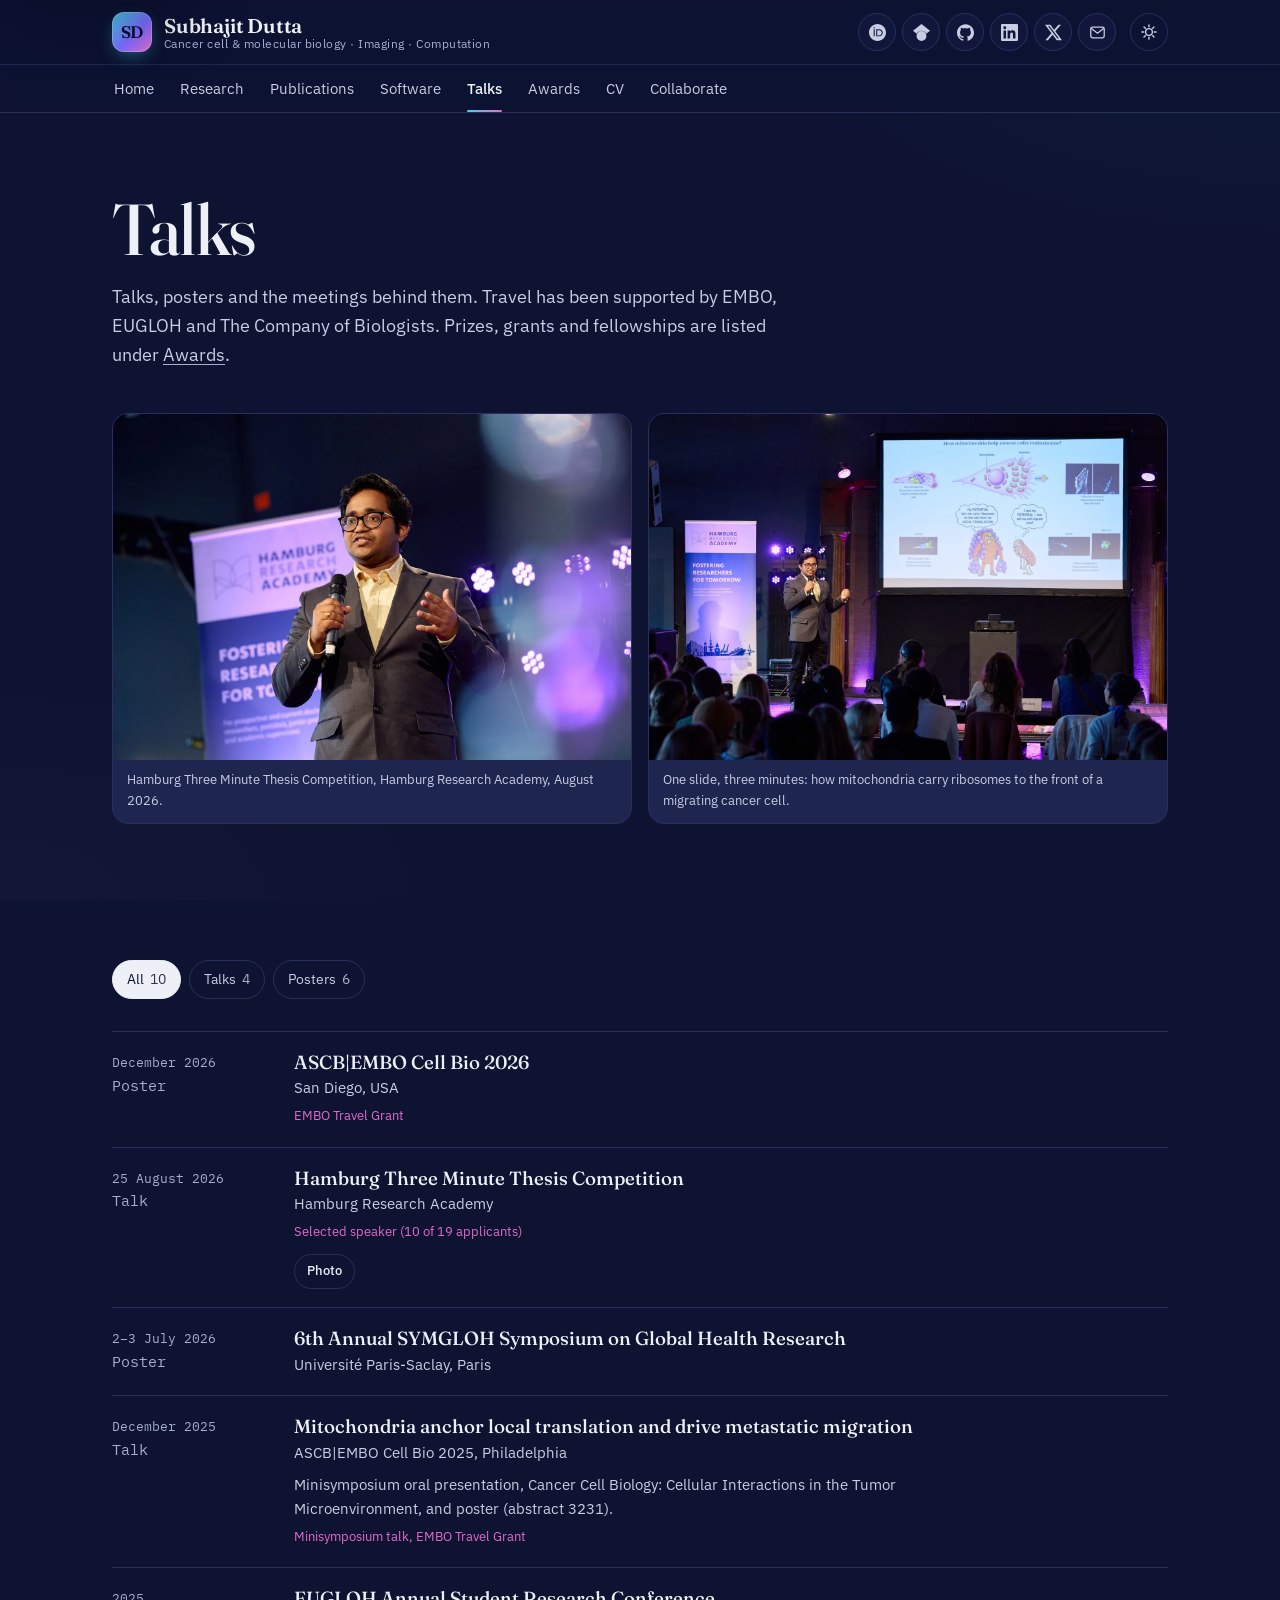
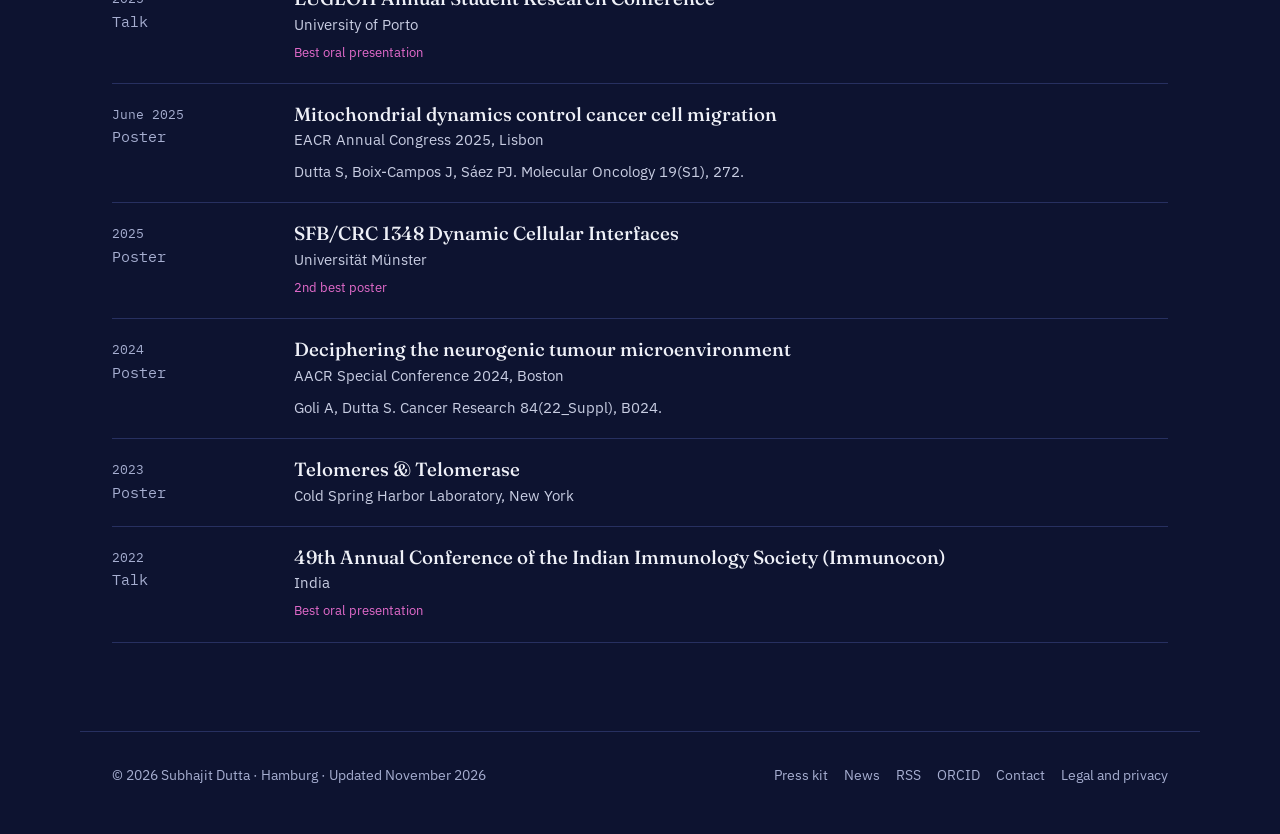
<file: talks/index.html>
<!doctype html>
<html lang="en">
<head>
<meta charset="utf-8">
<meta http-equiv="Content-Security-Policy" content="default-src 'self'; script-src 'self'; style-src 'self'; img-src 'self' data:; font-src 'self'; connect-src 'self' https://api.web3forms.com; form-action 'self' https://api.web3forms.com; base-uri 'self'; object-src 'none'; frame-src 'none'; worker-src 'none'; manifest-src 'self'; upgrade-insecure-requests">
<meta name="referrer" content="strict-origin-when-cross-origin">
<meta name="viewport" content="width=device-width, initial-scale=1, viewport-fit=cover">
<title>Subhajit Dutta — Talks</title>
<meta name="description" content="Invited and contributed talks and posters by Subhajit Dutta, including ASCB|EMBO Cell Bio, EMBO workshops, EUGLOH and EACR.">
<meta name="author" content="Subhajit Dutta">
<link rel="canonical" href="https://duttasubhajit.com/talks/">
<meta property="og:type" content="website">
<meta property="og:title" content="Subhajit Dutta — Talks">
<meta property="og:description" content="Invited and contributed talks and posters by Subhajit Dutta, including ASCB|EMBO Cell Bio, EMBO workshops, EUGLOH and EACR.">
<meta property="og:url" content="https://duttasubhajit.com/talks/">
<meta property="og:site_name" content="Subhajit Dutta">
<meta property="og:image" content="https://duttasubhajit.com/assets/img/og.jpg">
<meta property="og:image:width" content="1200">
<meta property="og:image:height" content="630">
<meta name="twitter:card" content="summary_large_image">
<meta name="twitter:site" content="@SDutta_2904">
<meta name="twitter:image" content="https://duttasubhajit.com/assets/img/og.jpg">
<meta name="robots" content="index, follow">
<link rel="icon" href="/assets/img/favicon.svg" type="image/svg+xml">
<link rel="preload" href="/assets/fonts/ibm-plex-sans-latin-400-normal.woff2" as="font" type="font/woff2" crossorigin>
<link rel="preload" href="/assets/fonts/fraunces-latin-opsz-normal.woff2" as="font" type="font/woff2" crossorigin>
<!-- build:headextra -->
<meta property="og:image:alt" content="Subhajit Dutta — Experimental cancer biologist and data-driven informatician">
<meta name="twitter:title" content="Subhajit Dutta — Talks">
<meta name="twitter:description" content="Invited and contributed talks and posters by Subhajit Dutta, including ASCB|EMBO Cell Bio, EMBO workshops, EUGLOH and EACR.">
<link rel="alternate" type="application/rss+xml" title="Subhajit Dutta: news" href="/feed.xml">
<link rel="preload" href="/assets/fonts/ibm-plex-mono-latin-400-normal.woff2" as="font" type="font/woff2" crossorigin>
<!-- /build:headextra -->
<link rel="stylesheet" href="/assets/site.css?v=3035758975">
<script src="/assets/data/profile.js?v=09b55e5948" defer></script>
<script src="/assets/site.js?v=5fee35dea0" defer></script>
</head>
<body data-page="talks">
<a class="skip" href="#main">Skip to main content</a>
<!-- build:header -->
<header class="nav">
  <div class="wrap nav-top">
    <a class="brand" href="/" aria-label="Subhajit Dutta, home">
      <span class="brand-mark" aria-hidden="true">SD</span>
      <span class="brand-text"><span class="brand-name">Subhajit Dutta</span><span class="brand-sub">Cancer cell &amp; molecular biology · Imaging · Computation</span></span>
    </a>
    <div class="nav-right">
      <ul class="social nav-social-top" aria-label="Profiles">
        <li><a class="soc soc-orcid" href="https://orcid.org/0000-0003-2390-7492" target="_blank" rel="me noopener" aria-label="ORCID profile" title="ORCID"><svg viewBox="0 0 24 24" aria-hidden="true"><path fill="currentColor" d="M12 0C5.372 0 0 5.372 0 12s5.372 12 12 12 12-5.372 12-12S18.628 0 12 0zM7.369 4.378c.525 0 .947.431.947.947s-.422.947-.947.947a.95.95 0 0 1-.947-.947c0-.525.422-.947.947-.947zm-.722 3.038h1.444v10.041H6.647V7.416zm3.562 0h3.9c3.712 0 5.344 2.653 5.344 5.025 0 2.578-2.016 5.025-5.325 5.025h-3.919V7.416zm1.444 1.303v7.444h2.297c3.272 0 4.022-2.484 4.022-3.722 0-2.016-1.284-3.722-4.097-3.722h-2.222z"/></svg></a></li>
        <li><a class="soc soc-scholar" href="https://scholar.google.com/citations?user=DbkLvm4AAAAJ&amp;hl=en" target="_blank" rel="me noopener" aria-label="Google Scholar profile" title="Google Scholar"><svg viewBox="0 0 24 24" aria-hidden="true"><path fill="currentColor" d="M5.242 13.769 0 9.5 12 0l12 9.5-5.242 4.269C17.548 11.249 14.978 9.5 12 9.5c-2.977 0-5.548 1.748-6.758 4.269zM12 10a7 7 0 1 0 0 14 7 7 0 0 0 0-14z"/></svg></a></li>
        <li><a class="soc soc-github" href="https://github.com/subhajit-dutta-bio" target="_blank" rel="me noopener" aria-label="GitHub profile" title="GitHub"><svg viewBox="0 0 24 24" aria-hidden="true"><path fill="currentColor" d="M12 .297c-6.63 0-12 5.373-12 12 0 5.303 3.438 9.8 8.205 11.385.6.113.82-.258.82-.577 0-.285-.01-1.04-.015-2.04-3.338.724-4.042-1.61-4.042-1.61C4.422 18.07 3.633 17.7 3.633 17.7c-1.087-.744.084-.729.084-.729 1.205.084 1.838 1.236 1.838 1.236 1.07 1.835 2.809 1.305 3.495.998.108-.776.417-1.305.76-1.605-2.665-.3-5.466-1.332-5.466-5.93 0-1.31.465-2.38 1.235-3.22-.135-.303-.54-1.523.105-3.176 0 0 1.005-.322 3.3 1.23.96-.267 1.98-.399 3-.405 1.02.006 2.04.138 3 .405 2.28-1.552 3.285-1.23 3.285-1.23.645 1.653.24 2.873.12 3.176.765.84 1.23 1.91 1.23 3.22 0 4.61-2.805 5.625-5.475 5.92.42.36.81 1.096.81 2.22 0 1.606-.015 2.896-.015 3.286 0 .315.21.69.825.57C20.565 22.092 24 17.592 24 12.297c0-6.627-5.373-12-12-12"/></svg></a></li>
        <li><a class="soc soc-linkedin" href="https://www.linkedin.com/in/subhajit-dutta-bio/" target="_blank" rel="me noopener" aria-label="LinkedIn profile" title="LinkedIn"><svg viewBox="0 0 24 24" aria-hidden="true"><path fill="currentColor" d="M20.447 20.452h-3.554v-5.569c0-1.328-.027-3.037-1.852-3.037-1.853 0-2.136 1.445-2.136 2.939v5.667H9.351V9h3.414v1.561h.046c.477-.9 1.637-1.85 3.37-1.85 3.601 0 4.267 2.37 4.267 5.455v6.286zM5.337 7.433a2.062 2.062 0 1 1 0-4.125 2.062 2.062 0 0 1 0 4.125zM7.119 20.452H3.555V9h3.564v11.452zM22.225 0H1.771C.792 0 0 .774 0 1.729v20.542C0 23.227.792 24 1.771 24h20.451C23.2 24 24 23.227 24 22.271V1.729C24 .774 23.2 0 22.222 0h.003z"/></svg></a></li>
        <li><a class="soc soc-x" href="https://x.com/SDutta_2904" target="_blank" rel="me noopener" aria-label="X (Twitter) profile" title="X"><svg viewBox="0 0 24 24" aria-hidden="true"><path fill="currentColor" d="M18.901 1.153h3.68l-8.04 9.19L24 22.846h-7.406l-5.8-7.584-6.638 7.584H.474l8.6-9.83L0 1.154h7.594l5.243 6.932 6.064-6.933zm-1.291 19.491h2.039L6.486 3.24H4.298l13.312 17.404z"/></svg></a></li>
        <li><a class="soc soc-email" href="mailto:dsubhajit.edu@gmail.com" aria-label="Email dsubhajit.edu@gmail.com" title="Email"><svg viewBox="0 0 24 24" aria-hidden="true" fill="none" stroke="currentColor" stroke-width="1.8" stroke-linecap="round" stroke-linejoin="round"><rect x="2.5" y="4.5" width="19" height="15" rx="2.5"/><path d="M3.5 6.5l8.5 6.5 8.5-6.5"/></svg></a></li>
      </ul>
      <a class="nav-cv-pill" href="/cv/">CV</a>
      <button class="icon-btn" id="themeBtn" type="button" aria-label="Switch colour theme" title="Switch theme">
        <svg viewBox="0 0 24 24" fill="none" stroke="currentColor" stroke-width="1.8" stroke-linecap="round"><circle cx="12" cy="12" r="4.5"/><path d="M12 2.5v2.5M12 19v2.5M2.5 12H5M19 12h2.5M5.3 5.3l1.8 1.8M16.9 16.9l1.8 1.8M5.3 18.7l1.8-1.8M16.9 7.1l1.8-1.8"/></svg>
      </button>
      <button class="icon-btn menu-btn" id="menuBtn" type="button" aria-expanded="false" aria-controls="siteNav" aria-label="Open navigation menu" title="Menu">
        <svg class="ico-open" viewBox="0 0 24 24" fill="none" stroke="currentColor" stroke-width="1.9" stroke-linecap="round" aria-hidden="true"><path d="M4 7h16M4 12h16M4 17h16"/></svg>
        <svg class="ico-close" viewBox="0 0 24 24" fill="none" stroke="currentColor" stroke-width="1.9" stroke-linecap="round" aria-hidden="true"><path d="M6 6l12 12M18 6L6 18"/></svg>
      </button>
    </div>
  </div>
  <nav class="nav-tabs" id="siteNav" aria-label="Sections">
    <div class="wrap nav-drawer">
      <ul class="tabs" id="tabs">
        <li><a href="/" data-page="home">Home</a></li>
        <li><a href="/research/" data-page="research">Research</a></li>
        <li><a href="/publications/" data-page="publications">Publications</a></li>
        <li><a href="/software/" data-page="software">Software</a></li>
        <li><a href="/talks/" data-page="talks" aria-current="page">Talks</a></li>
        <li><a href="/awards/" data-page="awards">Awards</a></li>
        <li><a href="/cv/" data-page="cv">CV</a></li>
        <li><a href="/collaborate/" data-page="collaborate">Collaborate</a></li>
      </ul>
      <ul class="social nav-social-drawer" aria-label="Profile links">
        <li><a class="soc soc-orcid" href="https://orcid.org/0000-0003-2390-7492" target="_blank" rel="me noopener" aria-label="ORCID profile" title="ORCID"><svg viewBox="0 0 24 24" aria-hidden="true"><path fill="currentColor" d="M12 0C5.372 0 0 5.372 0 12s5.372 12 12 12 12-5.372 12-12S18.628 0 12 0zM7.369 4.378c.525 0 .947.431.947.947s-.422.947-.947.947a.95.95 0 0 1-.947-.947c0-.525.422-.947.947-.947zm-.722 3.038h1.444v10.041H6.647V7.416zm3.562 0h3.9c3.712 0 5.344 2.653 5.344 5.025 0 2.578-2.016 5.025-5.325 5.025h-3.919V7.416zm1.444 1.303v7.444h2.297c3.272 0 4.022-2.484 4.022-3.722 0-2.016-1.284-3.722-4.097-3.722h-2.222z"/></svg></a></li>
        <li><a class="soc soc-scholar" href="https://scholar.google.com/citations?user=DbkLvm4AAAAJ&amp;hl=en" target="_blank" rel="me noopener" aria-label="Google Scholar profile" title="Google Scholar"><svg viewBox="0 0 24 24" aria-hidden="true"><path fill="currentColor" d="M5.242 13.769 0 9.5 12 0l12 9.5-5.242 4.269C17.548 11.249 14.978 9.5 12 9.5c-2.977 0-5.548 1.748-6.758 4.269zM12 10a7 7 0 1 0 0 14 7 7 0 0 0 0-14z"/></svg></a></li>
        <li><a class="soc soc-github" href="https://github.com/subhajit-dutta-bio" target="_blank" rel="me noopener" aria-label="GitHub profile" title="GitHub"><svg viewBox="0 0 24 24" aria-hidden="true"><path fill="currentColor" d="M12 .297c-6.63 0-12 5.373-12 12 0 5.303 3.438 9.8 8.205 11.385.6.113.82-.258.82-.577 0-.285-.01-1.04-.015-2.04-3.338.724-4.042-1.61-4.042-1.61C4.422 18.07 3.633 17.7 3.633 17.7c-1.087-.744.084-.729.084-.729 1.205.084 1.838 1.236 1.838 1.236 1.07 1.835 2.809 1.305 3.495.998.108-.776.417-1.305.76-1.605-2.665-.3-5.466-1.332-5.466-5.93 0-1.31.465-2.38 1.235-3.22-.135-.303-.54-1.523.105-3.176 0 0 1.005-.322 3.3 1.23.96-.267 1.98-.399 3-.405 1.02.006 2.04.138 3 .405 2.28-1.552 3.285-1.23 3.285-1.23.645 1.653.24 2.873.12 3.176.765.84 1.23 1.91 1.23 3.22 0 4.61-2.805 5.625-5.475 5.92.42.36.81 1.096.81 2.22 0 1.606-.015 2.896-.015 3.286 0 .315.21.69.825.57C20.565 22.092 24 17.592 24 12.297c0-6.627-5.373-12-12-12"/></svg></a></li>
        <li><a class="soc soc-linkedin" href="https://www.linkedin.com/in/subhajit-dutta-bio/" target="_blank" rel="me noopener" aria-label="LinkedIn profile" title="LinkedIn"><svg viewBox="0 0 24 24" aria-hidden="true"><path fill="currentColor" d="M20.447 20.452h-3.554v-5.569c0-1.328-.027-3.037-1.852-3.037-1.853 0-2.136 1.445-2.136 2.939v5.667H9.351V9h3.414v1.561h.046c.477-.9 1.637-1.85 3.37-1.85 3.601 0 4.267 2.37 4.267 5.455v6.286zM5.337 7.433a2.062 2.062 0 1 1 0-4.125 2.062 2.062 0 0 1 0 4.125zM7.119 20.452H3.555V9h3.564v11.452zM22.225 0H1.771C.792 0 0 .774 0 1.729v20.542C0 23.227.792 24 1.771 24h20.451C23.2 24 24 23.227 24 22.271V1.729C24 .774 23.2 0 22.222 0h.003z"/></svg></a></li>
        <li><a class="soc soc-x" href="https://x.com/SDutta_2904" target="_blank" rel="me noopener" aria-label="X (Twitter) profile" title="X"><svg viewBox="0 0 24 24" aria-hidden="true"><path fill="currentColor" d="M18.901 1.153h3.68l-8.04 9.19L24 22.846h-7.406l-5.8-7.584-6.638 7.584H.474l8.6-9.83L0 1.154h7.594l5.243 6.932 6.064-6.933zm-1.291 19.491h2.039L6.486 3.24H4.298l13.312 17.404z"/></svg></a></li>
        <li><a class="soc soc-email" href="mailto:dsubhajit.edu@gmail.com" aria-label="Email dsubhajit.edu@gmail.com" title="Email"><svg viewBox="0 0 24 24" aria-hidden="true" fill="none" stroke="currentColor" stroke-width="1.8" stroke-linecap="round" stroke-linejoin="round"><rect x="2.5" y="4.5" width="19" height="15" rx="2.5"/><path d="M3.5 6.5l8.5 6.5 8.5-6.5"/></svg></a></li>
      </ul>
    </div>
  </nav>
</header>
<!-- /build:header -->
<main id="main">

<section class="page-head">
  <div class="wrap">
    <h1>Talks</h1>
    <p class="lede">Talks, posters and the meetings behind them. Travel has been supported by EMBO, EUGLOH and The Company of Biologists. Prizes, grants and fellowships are listed under <a href="/awards/">Awards</a>.</p>
  </div>
</section>
<section class="section flush talk-photos-sec" aria-label="On stage">
  <div class="wrap">
    <div class="talk-photos">
      <figure><img src="/assets/img/talk-3mt-2026.webp" alt="Subhajit Dutta speaking on stage at the Hamburg Research Academy" loading="lazy" width="1600" height="1066" data-lightbox><figcaption>Hamburg Three Minute Thesis Competition, Hamburg Research Academy, August 2026.</figcaption></figure>
      <figure><img src="/assets/img/talk-3mt-2026-stage.webp" alt="Subhajit Dutta presenting a slide titled How mitochondria help cancer cells metastasize" loading="lazy" width="1600" height="1066" data-lightbox><figcaption>One slide, three minutes: how mitochondria carry ribosomes to the front of a migrating cancer cell.</figcaption></figure>
    </div>
  </div>
</section>
<section class="section flush">
  <div class="wrap">
    <div class="pub-filters mb-24" id="talkFilters" role="group" aria-label="Filter"><!-- build:talk-filters --><button type="button" class="chip" data-kind="all" aria-pressed="true">All<span class="n">10</span></button><button type="button" class="chip" data-kind="talk" aria-pressed="false">Talks<span class="n">4</span></button><button type="button" class="chip" data-kind="poster" aria-pressed="false">Posters<span class="n">6</span></button><!-- /build:talk-filters --></div>
    <ol class="rows" id="talksList"><!-- build:talks --><li class="row" data-kind="poster"><div class="row-when">December 2026<br><span class="small">Poster</span></div><div><div class="row-title">ASCB|EMBO Cell Bio 2026</div><div class="row-where">San Diego, USA</div><span class="row-tag">EMBO Travel Grant</span></div></li>
      <li class="row" data-kind="talk"><div class="row-when">25 August 2026<br><span class="small">Talk</span></div><div><div class="row-title">Hamburg Three Minute Thesis Competition</div><div class="row-where">Hamburg Research Academy</div><span class="row-tag">Selected speaker (10 of 19 applicants)</span><div class="row-actions"><button class="btn sm" type="button" data-photo="/assets/img/talk-3mt-2026.webp" data-caption="Hamburg Three Minute Thesis Competition">Photo</button></div></div></li>
      <li class="row" data-kind="poster"><div class="row-when">2–3 July 2026<br><span class="small">Poster</span></div><div><div class="row-title">6th Annual SYMGLOH Symposium on Global Health Research</div><div class="row-where">Université Paris-Saclay, Paris</div></div></li>
      <li class="row" data-kind="talk"><div class="row-when">December 2025<br><span class="small">Talk</span></div><div><div class="row-title">Mitochondria anchor local translation and drive metastatic migration</div><div class="row-where">ASCB|EMBO Cell Bio 2025, Philadelphia</div><p class="row-what">Minisymposium oral presentation, Cancer Cell Biology: Cellular Interactions in the Tumor Microenvironment, and poster (abstract 3231).</p><span class="row-tag">Minisymposium talk, EMBO Travel Grant</span></div></li>
      <li class="row" data-kind="talk"><div class="row-when">2025<br><span class="small">Talk</span></div><div><div class="row-title">EUGLOH Annual Student Research Conference</div><div class="row-where">University of Porto</div><span class="row-tag">Best oral presentation</span></div></li>
      <li class="row" data-kind="poster"><div class="row-when">June 2025<br><span class="small">Poster</span></div><div><div class="row-title">Mitochondrial dynamics control cancer cell migration</div><div class="row-where">EACR Annual Congress 2025, Lisbon</div><p class="row-what">Dutta S, Boix-Campos J, Sáez PJ. Molecular Oncology 19(S1), 272.</p></div></li>
      <li class="row" data-kind="poster"><div class="row-when">2025<br><span class="small">Poster</span></div><div><div class="row-title">SFB/CRC 1348 Dynamic Cellular Interfaces</div><div class="row-where">Universität Münster</div><span class="row-tag">2nd best poster</span></div></li>
      <li class="row" data-kind="poster"><div class="row-when">2024<br><span class="small">Poster</span></div><div><div class="row-title">Deciphering the neurogenic tumour microenvironment</div><div class="row-where">AACR Special Conference 2024, Boston</div><p class="row-what">Goli A, Dutta S. Cancer Research 84(22_Suppl), B024.</p></div></li>
      <li class="row" data-kind="poster"><div class="row-when">2023<br><span class="small">Poster</span></div><div><div class="row-title">Telomeres &amp; Telomerase</div><div class="row-where">Cold Spring Harbor Laboratory, New York</div></div></li>
      <li class="row" data-kind="talk"><div class="row-when">2022<br><span class="small">Talk</span></div><div><div class="row-title">49th Annual Conference of the Indian Immunology Society (Immunocon)</div><div class="row-where">India</div><span class="row-tag">Best oral presentation</span></div></li><!-- /build:talks --></ol>
  </div>
</section>
</main>
<!-- build:footer -->
<footer>
  <div class="wrap">
    <span>© 2026 Subhajit Dutta · Hamburg · <span class="upd">Updated <time datetime="2026-11-21">November 2026</time></span></span>
    <span class="links">
      <a href="/media/">Press kit</a>
      <a href="/news/">News</a>
      <a href="/feed.xml" type="application/rss+xml">RSS</a>
      <a href="https://orcid.org/0000-0003-2390-7492" rel="me noopener" target="_blank">ORCID</a>
      <a href="/collaborate/">Contact</a>
      <a href="/legal/">Legal and privacy</a>
    </span>
  </div>
</footer>
<!-- /build:footer -->
</body>
</html>
</file>
<file: assets/site.css>
/* Self-hosted fonts (no third-party requests) — SIL Open Font License, see assets/fonts/ */
@font-face{font-family:"Fraunces";font-style:normal;font-weight:100 900;font-display:swap;src:url(/assets/fonts/fraunces-latin-opsz-normal.woff2) format("woff2-variations"),url(/assets/fonts/fraunces-latin-opsz-normal.woff2) format("woff2");}
@font-face{font-family:"Fraunces";font-style:italic;font-weight:100 900;font-display:swap;src:url(/assets/fonts/fraunces-latin-opsz-italic.woff2) format("woff2-variations"),url(/assets/fonts/fraunces-latin-opsz-italic.woff2) format("woff2");}
@font-face{font-family:"IBM Plex Sans";font-style:normal;font-weight:400;font-display:swap;src:url(/assets/fonts/ibm-plex-sans-latin-400-normal.woff2) format("woff2");}
@font-face{font-family:"IBM Plex Sans";font-style:italic;font-weight:400;font-display:swap;src:url(/assets/fonts/ibm-plex-sans-latin-400-italic.woff2) format("woff2");}
@font-face{font-family:"IBM Plex Sans";font-style:normal;font-weight:500;font-display:swap;src:url(/assets/fonts/ibm-plex-sans-latin-500-normal.woff2) format("woff2");}
@font-face{font-family:"IBM Plex Sans";font-style:normal;font-weight:600;font-display:swap;src:url(/assets/fonts/ibm-plex-sans-latin-600-normal.woff2) format("woff2");}
@font-face{font-family:"IBM Plex Mono";font-style:normal;font-weight:400;font-display:swap;src:url(/assets/fonts/ibm-plex-mono-latin-400-normal.woff2) format("woff2");}
@font-face{font-family:"IBM Plex Mono";font-style:normal;font-weight:500;font-display:swap;src:url(/assets/fonts/ibm-plex-mono-latin-500-normal.woff2) format("woff2");}

/* Subhajit Dutta — site stylesheet
   Layout: long-scroll pages, left-aligned measure, hairline rows for lists,
   one visual moment per page (home: live director field + portrait). */

/* Palette: Fluorescence (Nov 2026). Deep-indigo ground like a confocal channel view; cyan for links and actions,
   magenta for highlights, amber for awards and local translation, green for telomeres. Dark is the default; no black anywhere. */
:root {
  --bg: #0D1330;
  --bg-2: #151C40;
  --bg-3: #1E2650;
  --fg: #EEF0F7;
  --fg-2: #C8CDE2;
  --fg-3: #A6AED0;
  --line: #273060;
  --fig-plate: #EAEEF8;
  --accent: #46D3E6;
  --accent-2: #E36BCB;
  --amber: #F2B84B;
  --green: #7EE08A;
  --violet: #A99BFF;
  --accent-ink: #0B1028;
  --ok: #7EE08A;
  --err: #FF8A9A;
  --field: #46D3E6;
  --field-dim: #2A3266;
  --shadow: 0 24px 60px rgba(6,9,28,.5);
  --display: "Fraunces", "Iowan Old Style", Georgia, serif;
  --body: "IBM Plex Sans", "Helvetica Neue", Arial, sans-serif;
  --mono: "IBM Plex Mono", ui-monospace, "SF Mono", Menlo, Consolas, monospace;
  color-scheme: dark;
}
:root[data-theme="light"] {
  --bg: #F4F6FB; --bg-2: #FFFFFF; --bg-3: #E8EBF4; --fg: #141A3A; --fg-2: #3B4366; --fg-3: #4B5376;
    --line: #D8DCEA; --fig-plate: #FFFFFF; --accent: #0A7489; --accent-2: #A3307D; --amber: #8F5F00; --green: #2C7A3A; --violet: #5B4BC4; --accent-ink: #FFFFFF;
    --ok: #2C7A3A; --err: #B23A55; --field: #0A7489; --field-dim: #D3D8E8;
    --shadow: 0 24px 60px rgba(20,26,58,.12); color-scheme: light;
}

* { box-sizing: border-box; }
html { scroll-behavior: smooth; -webkit-text-size-adjust: 100%; }
@media (prefers-reduced-motion: reduce) { html { scroll-behavior: auto; } * { transition: none !important; animation: none !important; } }
body { margin: 0; background: var(--bg); color: var(--fg); font-family: var(--body); font-size: 1.0625rem; line-height: 1.6; -webkit-font-smoothing: antialiased; }
body::before { content: ""; position: fixed; inset: 0 0 auto; height: env(safe-area-inset-top, 0px); z-index: 10; background: var(--bg); }
a { color: inherit; text-decoration-color: var(--fg-3); text-underline-offset: 3px; }
a { transition: color .15s ease, text-decoration-color .15s ease, border-color .15s ease, background-color .15s ease; }
a:hover { color: var(--accent); text-decoration-color: var(--accent); }
:focus-visible { outline: 2px solid var(--accent); outline-offset: 3px; border-radius: 2px; }
h1, h2, h3, h4 { font-family: var(--display); font-weight: 500; letter-spacing: -0.015em; text-wrap: balance; margin: 0; }
p { margin: 0; }
img { max-width: 100%; height: auto; display: block; }
button { font: inherit; }
[hidden] { display: none !important; }

.wrap { width: 100%; max-width: 1120px; margin-inline: auto; padding-left: max(16px, env(safe-area-inset-left, 0px)); padding-right: max(16px, env(safe-area-inset-right, 0px)); }
@media (min-width: 760px) { .wrap { padding-left: max(32px, env(safe-area-inset-left, 0px)); padding-right: max(32px, env(safe-area-inset-right, 0px)); } }
.measure { max-width: 64ch; }
.muted { color: var(--fg-2); }
.small { font-size: 0.9375rem; }

/* ---------- Navigation: two-tier branded header ---------- */
.nav { position: sticky; top: env(safe-area-inset-top, 0px); z-index: 20; background: color-mix(in srgb, var(--bg) 88%, transparent); backdrop-filter: saturate(1.4) blur(16px); -webkit-backdrop-filter: saturate(1.4) blur(16px); border-bottom: 1px solid var(--line); }
.nav-top { display: flex; align-items: center; justify-content: space-between; gap: 16px; height: 64px; }
.brand { display: inline-flex; align-items: center; gap: 12px; text-decoration: none; min-width: 0; }
.brand-mark { flex: none; width: 40px; height: 40px; border-radius: 12px; display: grid; place-items: center; font-family: var(--display); font-weight: 600; font-size: 1.05rem; letter-spacing: -0.03em; color: #fff; background: linear-gradient(135deg, #46D3E6 0%, #7A6BFF 55%, #E36BCB 100%); color: #0B1028; box-shadow: 0 6px 18px -6px rgba(70,211,230,.55), inset 0 0 0 1px rgba(255,255,255,.22); }
.brand-text { display: flex; flex-direction: column; min-width: 0; line-height: 1.15; }
.brand-name { font-family: var(--display); font-size: 1.25rem; font-weight: 600; letter-spacing: -0.01em; white-space: nowrap; color: var(--fg); }
.brand-sub { font-size: 0.75rem; color: var(--fg-3); letter-spacing: 0.04em; white-space: nowrap; overflow: hidden; text-overflow: ellipsis; }
.nav-right { display: flex; align-items: center; gap: 10px; }
.social { display: flex; align-items: center; gap: 6px; list-style: none; margin: 0; padding: 0; }
.soc { display: inline-flex; align-items: center; justify-content: center; width: 38px; height: 38px; border-radius: 50%; color: var(--fg-2); border: 1px solid var(--line); background: color-mix(in srgb, var(--bg-2) 60%, transparent); transition: color .18s, background .18s, border-color .18s, transform .18s; }
.soc svg { width: 17px; height: 17px; }
.soc:hover { transform: translateY(-1px); color: #fff; border-color: transparent; }
.soc-orcid:hover { background: #A6CE39; color: #0B1028; }
.soc-github:hover { background: #EEF0F7; color: #0B1028; }
:root[data-theme="light"] .soc-github:hover { background: #1B1F24; color: #fff; }
.soc-linkedin:hover { background: #0A66C2; }
.soc-x:hover { background: #273060; }
.soc-scholar:hover { background: #4285F4; }
.soc-email:hover { background: #46D3E6; color: #0B1028; }
.nav-right .icon-btn { margin-left: 4px; }
.nav-cv-pill, .nav-social-drawer, .icon-btn.menu-btn, .menu-btn .ico-close { display: none; }
.nav-tabs { border-top: 1px solid color-mix(in srgb, var(--line) 70%, transparent); }
.tabs { display: flex; gap: 2px; list-style: none; margin: 0 -10px; padding: 0; font-size: 0.9375rem; overflow-x: auto; scrollbar-width: none; -webkit-overflow-scrolling: touch; }
.tabs::-webkit-scrollbar { display: none; }
.tabs li { flex: none; }
.tabs a { display: block; padding: 12px 12px 11px; text-decoration: none; color: var(--fg-2); position: relative; white-space: nowrap; transition: color .15s; }
.tabs a:hover { color: var(--accent); }
.tabs a[aria-current="page"] { color: var(--fg); font-weight: 500; }
.tabs a[aria-current="page"]::after { content: ""; position: absolute; left: 12px; right: 12px; bottom: 0; height: 2px; background: linear-gradient(90deg, #46D3E6, #E36BCB); border-radius: 2px; }
.icon-btn { display: inline-flex; align-items: center; justify-content: center; width: 38px; height: 38px; border-radius: 50%; border: 1px solid var(--line); background: transparent; color: var(--fg-2); cursor: pointer; }
.icon-btn:hover { color: var(--accent); border-color: var(--accent); }
.icon-btn svg { width: 18px; height: 18px; }
@media (max-width: 960px) { .brand-sub { display: none; } }
@media (max-width: 759px) {
  .nav-top { height: 60px; gap: 12px; }
  .brand { gap: 10px; }
  .brand-mark { width: 36px; height: 36px; border-radius: 10px; font-size: 0.96rem; }
  .brand-name { font-size: 1.125rem; }
  .nav-social-top { display: none; }
  .nav-right { gap: 8px; flex: none; }
  .nav-right .icon-btn { width: 38px; height: 38px; margin-left: 0; }
  .nav-cv-pill { display: inline-flex; align-items: center; justify-content: center; height: 36px; padding: 0 13px; border-radius: 999px; font-family: var(--mono); font-size: 0.78rem; font-weight: 500; text-decoration: none; color: var(--fg); border: 1px solid var(--line); background: color-mix(in srgb, var(--bg-2) 70%, transparent); }
  .nav-cv-pill:hover { border-color: var(--accent); color: var(--accent); }
  .icon-btn.menu-btn { display: inline-flex; }
  .menu-btn .ico-close { display: none; }
  .nav.open .menu-btn .ico-open { display: none; }
  .nav.open .menu-btn .ico-close { display: block; }
  .nav.open .menu-btn { border-color: var(--accent); color: var(--accent); }
  .nav-tabs { display: none; }
  .nav.open .nav-tabs { display: block; background: color-mix(in srgb, var(--bg) 97%, transparent); border-top: 1px solid var(--line); box-shadow: var(--shadow); padding-block: 14px 18px; }
  .nav.open .tabs { display: grid; grid-template-columns: repeat(2, minmax(0, 1fr)); gap: 8px; margin: 0; overflow: visible; }
  .nav.open .tabs a { padding: 10px 14px; border-radius: 12px; border: 1px solid var(--line); background: color-mix(in srgb, var(--bg-2) 75%, transparent); font-size: 0.9375rem; }
  .nav.open .tabs a[aria-current="page"] { border-color: var(--accent); background: color-mix(in srgb, var(--accent) 14%, var(--bg-2)); }
  .nav.open .tabs a[aria-current="page"]::after { display: none; }
  .nav.open .nav-social-drawer { display: flex; flex-wrap: wrap; gap: 8px; margin-top: 14px; padding-top: 14px; border-top: 1px solid var(--line); }
}


/* ---------- Buttons & chips ---------- */
.btn { display: inline-flex; align-items: center; gap: 8px; padding: 10px 18px; border-radius: 999px; font-size: 0.9375rem; font-weight: 500; text-decoration: none; border: 1px solid var(--line); color: var(--fg); background: transparent; cursor: pointer; }
.btn { transition: color .15s, border-color .15s, background-color .15s, box-shadow .15s; }
.btn:hover { border-color: var(--accent); color: var(--accent); }
.btn.primary { background: var(--accent); color: var(--accent-ink); border-color: var(--accent); }
.btn.primary:hover { color: var(--accent-ink); filter: brightness(1.12); box-shadow: 0 8px 22px -10px var(--accent); }
.btn.sm { padding: 6px 12px; font-size: 0.8125rem; }
.btn svg { width: 16px; height: 16px; }
.btn[disabled] { opacity: 0.6; cursor: default; }
.chip { font-size: 0.875rem; padding: 7px 14px; border-radius: 999px; border: 1px solid var(--line); background: transparent; color: var(--fg-2); cursor: pointer; }
.chip:hover { border-color: var(--accent); color: var(--accent); }
.chip[aria-pressed="true"] { background: var(--fg); color: var(--bg); border-color: var(--fg); }
.chip .n { opacity: 0.85; margin-left: 6px; font-variant-numeric: tabular-nums; }

/* ---------- Page header (inner pages) ---------- */
.page-head { padding-block: clamp(40px, 7vw, 80px) clamp(28px, 4vw, 44px); }
.page-head h1 { font-size: clamp(2.5rem, 6vw, 4.5rem); line-height: 1; letter-spacing: -0.03em; font-variation-settings: "opsz" 144; }
.page-head .lede { margin-top: 18px; color: var(--fg-2); max-width: 62ch; font-size: 1.125rem; }

/* ---------- Sections ---------- */
.section { padding-block: clamp(48px, 8vw, 96px); border-top: 1px solid var(--line); }
.section.flush { border-top: 0; padding-top: 0; }
.section-head { display: grid; grid-template-columns: 1fr; gap: 12px 48px; margin-bottom: clamp(28px, 4vw, 48px); }
@media (min-width: 900px) { .section-head { grid-template-columns: minmax(0, 1fr) minmax(0, 1.4fr); align-items: end; } }
.section h2 { font-size: clamp(1.875rem, 4vw, 2.75rem); line-height: 1.05; font-variation-settings: "opsz" 96; }
.section-intro { color: var(--fg-2); max-width: 60ch; }
.section-foot { margin-top: 28px; }

/* ---------- Home hero: always-dark microscopy field ---------- */
.hero { position: relative; overflow: hidden; background: radial-gradient(120% 90% at 75% 40%, #1B2356 0%, #131A45 55%, #0D1330 100%); color: #EEF0F7; isolation: isolate; }
.hero canvas { position: absolute; inset: 0; width: 100%; height: 100%; display: block; z-index: -2; }
.hero-shade { position: absolute; inset: 0; pointer-events: none; z-index: -1; background: linear-gradient(90deg, rgba(13,19,48,.92) 0%, rgba(13,19,48,.72) 38%, rgba(13,19,48,.15) 70%, rgba(13,19,48,0) 100%), linear-gradient(180deg, rgba(13,19,48,0) 70%, rgba(13,19,48,.6) 100%); }
.hero-grid { position: relative; padding-block: clamp(32px, 4.5vw, 56px) clamp(20px, 3vw, 32px); display: grid; grid-template-columns: 1fr; gap: 36px; align-items: center; }
.hero-side { display: flex; flex-direction: column; gap: 16px; }
.hero-side .portrait { width: 100%; justify-self: auto; }
.profile-card { display: flex; flex-direction: column; justify-content: space-between; gap: 18px; padding: 20px 22px; border-radius: 22px; background: linear-gradient(160deg, rgba(21,28,64,.55), rgba(26,33,80,.55)); box-shadow: 0 0 0 1px rgba(70,211,230,.2); backdrop-filter: blur(4px); -webkit-backdrop-filter: blur(4px); }
.pc-role { font-family: var(--display); font-size: 1.25rem; color: #fff; }
.pc-focus { margin-top: 6px; font-size: 0.875rem; letter-spacing: .04em; color: #7FE3F0; }
.pc-net { display: grid; grid-template-columns: repeat(3, 1fr); gap: 10px; text-decoration: none; color: #A9AFCB; font-size: 0.75rem; line-height: 1.3; }
.pc-net span { padding: 10px 10px 9px; border-radius: 12px; background: rgba(255,255,255,.04); border: 1px solid rgba(70,211,230,.14); transition: border-color .15s, background .15s; }
.pc-net b { display: block; font-family: var(--display); font-weight: 500; font-size: 1.6rem; color: #fff; line-height: 1.05; margin-bottom: 2px; }
.pc-net:hover span { border-color: rgba(70,211,230,.5); background: rgba(70,211,230,.08); }
@media (min-width: 900px) { .hero-grid { grid-template-columns: minmax(0, 1.12fr) minmax(0, 1fr); align-items: stretch; gap: clamp(36px, 4vw, 56px); } .hero-side { max-width: 520px; width: 100%; margin-left: auto; } .hero-side .portrait { aspect-ratio: 3 / 4; } .profile-card { flex: 1; } }
@media (max-width: 899px) { .hero-side { order: -1; flex-direction: row; align-items: stretch; } .hero-side .portrait { width: min(42%, 170px); flex: none; } .profile-card { flex: 1; padding: 14px; gap: 10px; } .pc-role { font-size: 1rem; } .pc-focus { font-size: 0.75rem; } .pc-net { grid-template-columns: 1fr; gap: 6px; } .pc-net span { padding: 6px 8px; display: flex; align-items: baseline; gap: 6px; } .pc-net b { font-size: 1.1rem; display: inline; margin: 0; } }
.eyebrow { margin: 0 0 12px; font-size: 0.8125rem; letter-spacing: 0.14em; text-transform: uppercase; color: #7FE3F0; }
.hero h1 { font-size: clamp(3rem, 9vw, 6.5rem); font-weight: 600; line-height: 0.95; letter-spacing: -0.035em; font-variation-settings: "opsz" 144; max-width: 10ch; color: #fff; text-shadow: 0 2px 30px rgba(6,9,28,.35); }
.hero-lede { margin-top: clamp(14px, 2vw, 20px); font-family: var(--display); font-style: italic; font-weight: 400; font-size: clamp(1.2rem, 2vw, 1.45rem); line-height: 1.35; max-width: 34ch; font-variation-settings: "opsz" 40; color: #F3F5FB; }
.hero-text { margin-top: 18px; max-width: 62ch; color: #C9CEE2; }
.hero-text + .hero-text { margin-top: 12px; color: #A9AFCB; font-size: 1rem; }
.hero-actions { margin-top: 20px; display: flex; flex-wrap: wrap; gap: 10px 12px; }
.hero .btn.primary { background: linear-gradient(135deg, #6FE0EE, #2BB5CC); color: #0B1028; border-color: transparent; box-shadow: 0 10px 28px -10px rgba(70,211,230,.55); }
.hero .btn.primary:hover { color: #0B1028; filter: brightness(1.12); }
.hero .btn.ghost { color: #EEF0F7; border-color: rgba(238,240,247,.28); background: rgba(255,255,255,.04); backdrop-filter: blur(6px); }
.hero .btn.ghost:hover { color: #7FE3F0; border-color: #7FE3F0; background: rgba(70,211,230,.1); }
.portrait { position: relative; justify-self: end; width: min(100%, 340px); aspect-ratio: 4 / 5; border-radius: 22px; overflow: hidden; background: linear-gradient(160deg, rgba(21,28,64,.55), rgba(13,19,48,.62)); box-shadow: 0 30px 80px -20px rgba(6,9,28,.7), 0 0 0 1px rgba(70,211,230,.22); backdrop-filter: blur(2px); -webkit-backdrop-filter: blur(2px); }
.portrait::after { content: ""; position: absolute; inset: 0; border-radius: inherit; pointer-events: none; box-shadow: inset 0 0 0 1px rgba(255,255,255,.06); }
.portrait img { width: 100%; height: 100%; object-fit: cover; object-position: 50% 30%; filter: contrast(1.04); }
.portrait-empty { position: absolute; inset: 0; display: grid; place-items: center; text-align: center; padding: 24px; }
.portrait-empty b { display: block; font-family: var(--display); font-size: 4.5rem; font-weight: 600; letter-spacing: -0.04em; line-height: 1; background: linear-gradient(135deg, #E36BCB, #E36BCB); -webkit-background-clip: text; background-clip: text; color: transparent; }
@media (max-width: 899px) { .portrait { border-radius: 18px; } .hero-shade { background: linear-gradient(180deg, rgba(13,19,48,.82) 0%, rgba(13,19,48,.74) 60%, rgba(13,19,48,.5) 100%); } }
.hero-caption { position: relative; display: flex; flex-wrap: wrap; align-items: center; gap: 6px 16px; margin: 0 auto; padding-bottom: 18px; font-size: 0.75rem; letter-spacing: 0.04em; color: #B0B7D4; }
.hero-caption .dot { display: inline-block; width: 8px; height: 8px; border-radius: 50%; vertical-align: middle; margin-right: 6px; }
.dot-actin { background: #46D3E6; box-shadow: 0 0 8px #46D3E6; }
.dot-mito { background: #E36BCB; box-shadow: 0 0 8px #E36BCB; }
.dot-ribo { background: #F2B84B; box-shadow: 0 0 8px #F2B84B; }

/* "Now" strip */
.now { display: grid; grid-template-columns: 1fr; gap: 0; border-top: 1px solid var(--line); border-bottom: 1px solid var(--line); }
@media (min-width: 760px) { .now { grid-template-columns: repeat(3, 1fr); } }
.now > div { padding: 22px 0; min-width: 0; }
@media (min-width: 760px) { .now > div { padding: 24px 28px 24px 0; } .now > div + div { padding-left: 28px; border-left: 1px solid var(--line); } }
@media (max-width: 759px) { .now > div + div { border-top: 1px solid var(--line); } }
.now .k { font-size: 0.8125rem; color: var(--fg-3); }
.now .v { margin-top: 4px; font-family: var(--display); font-size: 1.25rem; line-height: 1.3; font-variation-settings: "opsz" 36; }
.now .v a { text-decoration: none; }
.now .v a:hover { color: var(--accent); }

/* ---------- Themes (research) ---------- */
.themes { display: grid; grid-template-columns: 1fr; gap: 40px 48px; }
@media (min-width: 700px) { .themes { grid-template-columns: 1fr 1fr; } }
.theme { min-width: 0; padding-top: 20px; border-top: 2px solid var(--fg); }
.theme.lead { border-top-color: var(--accent); }
.theme h3 { font-size: 1.5rem; line-height: 1.2; font-variation-settings: "opsz" 48; }
.theme h3 small { display: block; font-family: var(--body); font-size: 0.875rem; font-weight: 500; color: var(--accent); letter-spacing: 0; margin-bottom: 8px; }
.theme p { margin-top: 12px; color: var(--fg-2); }
.theme ul { margin: 14px 0 0; padding-left: 18px; color: var(--fg-2); font-size: 0.9375rem; }
.theme li + li { margin-top: 4px; }
.theme .more { margin-top: 14px; font-size: 0.9375rem; }

/* Research page: full bands */
.band { display: grid; grid-template-columns: 1fr; gap: 28px 56px; padding-block: clamp(40px, 6vw, 72px); border-top: 1px solid var(--line); }
@media (min-width: 900px) { .band { grid-template-columns: minmax(0, 1fr) minmax(0, 1fr); align-items: start; } .band.flip > .band-fig { order: -1; } }
.band h2 { font-size: clamp(1.75rem, 3.5vw, 2.5rem); line-height: 1.1; font-variation-settings: "opsz" 72; }
.band .kicker { font-size: 0.875rem; font-weight: 500; color: var(--accent); margin-bottom: 10px; }
.band p { margin-top: 14px; color: var(--fg-2); }
.band ul { margin: 14px 0 0; padding-left: 18px; color: var(--fg-2); font-size: 0.9375rem; }
.band li + li { margin-top: 6px; }
.band .band-links { margin-top: 18px; display: flex; flex-wrap: wrap; gap: 8px; }
.band-fig { min-width: 0; }
.band-fig figure { margin: 0; }
.band-fig img { width: 100%; border-radius: 12px; border: 1px solid var(--line); background: var(--bg-2); cursor: zoom-in; }
.band-fig figcaption { margin-top: 10px; font-size: 0.875rem; color: var(--fg-3); }
.band-fig img { height: auto; }
.fig-credit { display: block; margin-top: 4px; font-size: 0.8125rem; }
.fig-credit a { color: var(--fg-3); text-decoration: underline; text-underline-offset: 2px; }
.fig-credit a:hover { color: var(--accent); }

/* ---------- Publications ---------- */
.pub-tools { display: flex; flex-wrap: wrap; gap: 12px 16px; align-items: center; margin-bottom: 24px; }
.pub-filters { display: flex; flex-wrap: wrap; gap: 8px; }
.search { flex: 1 1 220px; min-width: 0; display: flex; align-items: center; gap: 8px; padding: 0 14px; height: 38px; border-radius: 999px; border: 1px solid var(--line); background: var(--bg-2); color: var(--fg-2); }
.search svg { width: 16px; height: 16px; flex: none; }
.search input { flex: 1; min-width: 0; border: 0; background: transparent; color: var(--fg); font: inherit; font-size: 0.9375rem; outline: none; }
.pub-list { list-style: none; margin: 0; padding: 0; }
.pub-year-head { font-family: var(--display); font-size: 1.125rem; color: var(--fg-3); padding: 28px 0 8px; font-variant-numeric: tabular-nums; }
.pub { display: grid; grid-template-columns: 1fr; gap: 6px 32px; padding: 20px 0; border-top: 1px solid var(--line); }
.pub-list > .pub:last-child { border-bottom: 1px solid var(--line); }
@media (min-width: 760px) { .pub { grid-template-columns: 110px minmax(0, 1fr); } }
.pub-kind { font-size: 0.8125rem; color: var(--fg-3); padding-top: 4px; }
.pub-kind .st { display: block; color: var(--accent-2); margin-top: 2px; }
.pub-title { font-family: var(--display); font-size: 1.25rem; line-height: 1.3; font-weight: 500; font-variation-settings: "opsz" 36; }
.pub-title a { text-decoration: none; }
.pub-title a:hover { color: var(--accent); }
.pub-authors { margin-top: 6px; color: var(--fg-2); font-size: 0.9375rem; }
.pub-authors b { font-weight: 600; color: var(--fg); }
.pub-venue { margin-top: 4px; font-size: 0.9375rem; color: var(--fg-2); }
.pub-venue i { color: var(--fg); }
.pub-note { margin-top: 4px; font-size: 0.875rem; color: var(--fg-3); }
.pub-take { margin: 8px 0 0; font-size: 0.9375rem; line-height: 1.55; color: var(--fg-2); max-width: 72ch; padding-left: 12px; border-left: 2px solid var(--accent); }
.pub-pending { margin-top: 40px; border: 1px solid var(--line); border-radius: 16px; background: var(--bg-2); }
.pub-pending > summary { cursor: pointer; list-style: none; padding: 18px 22px; display: flex; align-items: baseline; gap: 12px; flex-wrap: wrap; font-family: var(--display); font-size: 1.15rem; color: var(--fg); }
.pub-pending > summary::-webkit-details-marker { display: none; }
.pub-pending > summary::before { content: "+"; font-family: var(--body); color: var(--accent); width: 1em; display: inline-block; }
.pub-pending[open] > summary::before { content: "–"; }
.pub-pending > summary:hover { color: var(--accent); }
.pub-pending > summary small { font-family: var(--body); font-size: .875rem; color: var(--fg-2); }
.pub-pending ol { list-style: none; margin: 0; padding: 0 22px 18px; }
.pub-pending li.pend { padding: 14px 0; border-top: 1px solid var(--line); }
.pub-actions { margin-top: 10px; display: flex; flex-wrap: wrap; gap: 8px; }
.pub-empty { color: var(--fg-3); padding: 28px 0; }
.featured { display: grid; grid-template-columns: 1fr; gap: 24px; }
@media (min-width: 760px) { .featured { grid-template-columns: repeat(3, 1fr); } }
.featured article { min-width: 0; padding: 22px 0 0; border-top: 2px solid var(--fg); }
.featured .k { font-size: 0.8125rem; color: var(--fg-3); }
.featured h3 { margin-top: 8px; font-size: 1.25rem; line-height: 1.3; font-variation-settings: "opsz" 36; }
.featured h3 a { text-decoration: none; }
.featured h3 a:hover { color: var(--accent); }
.featured p { margin-top: 8px; font-size: 0.9375rem; color: var(--fg-2); }

/* ---------- Rows (talks, awards, news) ---------- */
.rows { list-style: none; margin: 0; padding: 0; }
.row { display: grid; grid-template-columns: 1fr; gap: 4px 32px; padding: 18px 0; border-top: 1px solid var(--line); }
.rows > .row:last-child { border-bottom: 1px solid var(--line); }
@media (min-width: 760px) { .row { grid-template-columns: 150px minmax(0, 1fr); } }
.row-when { color: var(--fg-3); font-variant-numeric: tabular-nums; font-size: 0.9375rem; padding-top: 3px; }
.row-title { font-family: var(--display); font-size: 1.1875rem; font-weight: 500; line-height: 1.3; font-variation-settings: "opsz" 36; }
.row-title a { text-decoration: none; }
.row-title a:hover { color: var(--accent); }
.row-where { color: var(--fg-2); font-size: 0.9375rem; margin-top: 2px; }
.row-what { color: var(--fg-2); font-size: 0.9375rem; margin-top: 8px; max-width: 70ch; }
.row-tag { display: inline-block; font-size: 0.8125rem; color: var(--accent-2); margin-top: 6px; }
.row-actions { margin-top: 10px; display: flex; flex-wrap: wrap; gap: 8px; }
.cols { display: grid; grid-template-columns: 1fr; gap: 40px 48px; }
@media (min-width: 760px) { .cols { grid-template-columns: 1fr 1fr; } }
.cols > div { min-width: 0; }
.cols h3 { font-size: 1.375rem; margin-bottom: 18px; font-variation-settings: "opsz" 48; }
.plain { list-style: none; margin: 0; padding: 0; }
.plain li { padding: 12px 0; border-top: 1px solid var(--line); color: var(--fg-2); font-size: 0.9375rem; }
.plain li:last-child { border-bottom: 1px solid var(--line); }
.plain li strong { color: var(--fg); font-weight: 500; }
.plain li .when { color: var(--fg-3); }

/* ---------- Skills ---------- */
.skills { margin: 0; }
.skills > div { display: grid; grid-template-columns: 1fr; gap: 4px 32px; padding: 16px 0; border-top: 1px solid var(--line); }
.skills > div:last-child { border-bottom: 1px solid var(--line); }
@media (min-width: 760px) { .skills > div { grid-template-columns: 200px minmax(0, 1fr); } }
.skills dt { font-weight: 500; color: var(--fg); }
.skills dd { margin: 0; color: var(--fg-2); font-size: 0.9375rem; min-width: 0; }

/* ---------- Media gallery ---------- */
.gallery { display: grid; grid-template-columns: repeat(2, 1fr); gap: 12px; }
@media (min-width: 700px) { .gallery { grid-template-columns: repeat(3, 1fr); gap: 16px; } }
@media (min-width: 1000px) { .gallery { grid-template-columns: repeat(4, 1fr); } }
.tile { position: relative; min-width: 0; margin: 0; border-radius: 12px; overflow: hidden; background: var(--bg-2); border: 1px solid var(--line); aspect-ratio: 1; cursor: zoom-in; }
.tile.wide { grid-column: span 2; aspect-ratio: 2 / 1; }
.tile img { width: 100%; height: 100%; object-fit: cover; transition: transform .4s ease; }
.tile:hover img { transform: scale(1.03); }
.tile figcaption { position: absolute; inset: auto 0 0 0; padding: 28px 12px 10px; font-size: 0.8125rem; color: #fff; background: linear-gradient(180deg, transparent, rgba(6,9,28,.65)); opacity: 0; transition: opacity .2s; }
.tile:hover figcaption, .tile:focus-visible figcaption { opacity: 1; }
.tile.doc { display: grid; place-items: center; text-align: center; padding: 20px; color: var(--fg-2); font-size: 0.9375rem; cursor: pointer; }
.tile.doc svg { width: 36px; height: 36px; color: var(--accent); margin-bottom: 10px; }
.tile.doc span { display: block; }
.empty { padding: 36px 24px; border: 1px dashed var(--line); border-radius: 14px; color: var(--fg-2); font-size: 0.9375rem; max-width: 60ch; }
.empty code { font-size: 0.875rem; background: var(--bg-2); padding: 2px 6px; border-radius: 4px; }
dialog.lightbox { position: fixed; inset: 0; width: 100vw; max-width: none; height: 100dvh; max-height: none; margin: 0; border: 0; z-index: 90; background: rgba(8, 12, 32, .94); color: #fff; padding: max(16px, env(safe-area-inset-top, 0px)) max(16px, env(safe-area-inset-right, 0px)) max(16px, env(safe-area-inset-bottom, 0px)) max(16px, env(safe-area-inset-left, 0px)); }
dialog.lightbox::backdrop { background: rgba(6, 9, 26, .82); backdrop-filter: blur(6px); -webkit-backdrop-filter: blur(6px); }
dialog.lightbox[open] { display: grid; }
.lightbox .lb-inner { position: relative; width: 100%; height: 100%; max-width: 1240px; margin: 0 auto; display: grid; grid-template-rows: minmax(0, 1fr) auto; gap: 12px; }
.lightbox img { max-width: 100%; max-height: calc(100dvh - 116px); width: auto; height: auto; margin: auto; object-fit: contain; border-radius: 8px; }
.lightbox .lb-img { min-height: 0; display: grid; place-items: center; }
.lightbox .lb-bar { display: flex; align-items: center; justify-content: space-between; gap: 12px; padding-top: 8px; color: #fff; font-size: 0.9375rem; }
.lightbox .lb-bar p { color: #DCE0EE; min-width: 0; max-width: 88ch; }
.lightbox .lb-nav { display: flex; gap: 8px; flex: none; }
.lightbox .icon-btn { color: #fff; border-color: rgba(255,255,255,.28); background: rgba(20, 27, 64, .65); }
.lightbox .lb-close { position: absolute; top: 0; right: 0; }

/* ---------- Collaborate ---------- */
.offer { display: grid; grid-template-columns: 1fr; gap: 24px; }
@media (min-width: 760px) { .offer { grid-template-columns: repeat(3, 1fr); } }
.offer article { min-width: 0; padding-top: 20px; border-top: 2px solid var(--fg); }
.offer h3 { font-size: 1.25rem; line-height: 1.3; font-variation-settings: "opsz" 36; }
.offer p { margin-top: 10px; font-size: 0.9375rem; color: var(--fg-2); }
.form-wrap { display: grid; grid-template-columns: 1fr; gap: 32px 56px; }
@media (min-width: 900px) { .form-wrap { grid-template-columns: minmax(0, 1fr) minmax(0, 1.3fr); } }
.form-aside p { color: var(--fg-2); margin-top: 12px; max-width: 46ch; }
.contact-list { list-style: none; margin: 20px 0 0; padding: 0; }
.contact-list li { display: flex; flex-wrap: wrap; align-items: center; justify-content: space-between; gap: 8px 16px; padding: 14px 0; border-top: 1px solid var(--line); }
.contact-list li:last-child { border-bottom: 1px solid var(--line); }
.contact-list .k { color: var(--fg-3); font-size: 0.875rem; min-width: 72px; }
.contact-list .v { flex: 1 1 180px; min-width: 0; overflow-wrap: anywhere; }
.contact-list .v.sel { user-select: all; }
form.collab { display: grid; grid-template-columns: 1fr; gap: 18px; }
@media (min-width: 560px) { form.collab { grid-template-columns: 1fr 1fr; } form.collab .full { grid-column: 1 / -1; } }
.field { display: flex; flex-direction: column; gap: 6px; min-width: 0; }
.field label { font-size: 0.875rem; color: var(--fg-2); }
.field input, .field select, .field textarea { font: inherit; font-size: 1rem; color: var(--fg); background: var(--bg-2); border: 1px solid var(--line); border-radius: 10px; padding: 11px 14px; width: 100%; min-width: 0; }
.field input::placeholder, .field textarea::placeholder, .search input::placeholder { color: var(--fg-3); opacity: 1; }
.field input:focus, .field select:focus, .field textarea:focus { outline: 2px solid var(--accent); outline-offset: 0; border-color: transparent; }
.field textarea { min-height: 160px; resize: vertical; }
.check { display: flex; gap: 10px; align-items: flex-start; font-size: 0.875rem; color: var(--fg-2); }
.check input { margin-top: 4px; accent-color: var(--accent); }
.form-foot { display: flex; flex-wrap: wrap; align-items: center; gap: 12px 20px; }
.form-msg { font-size: 0.9375rem; }
.form-msg.ok { color: var(--ok); }
.form-msg.err { color: var(--err); }
.hp { position: absolute; left: -9999px; width: 1px; height: 1px; overflow: hidden; }

/* ---------- Footer ---------- */
footer .wrap { padding-block: 32px 48px; display: flex; flex-wrap: wrap; justify-content: space-between; gap: 10px 24px; color: var(--fg-3); font-size: 0.875rem; border-top: 1px solid var(--line); }
footer a { text-decoration: none; }
footer a:hover { color: var(--accent); }
footer .links { display: flex; flex-wrap: wrap; gap: 16px; }

/* ---------- Toast ---------- */
.toast { position: fixed; left: 50%; bottom: calc(24px + env(safe-area-inset-bottom, 0px)); transform: translateX(-50%); background: var(--fg); color: var(--bg); padding: 10px 16px; border-radius: 999px; font-size: 0.875rem; z-index: 60; box-shadow: var(--shadow); }

/* ---------- 404 / legal prose ---------- */
.prose { max-width: 68ch; color: var(--fg-2); }
.prose h2 { font-size: 1.5rem; color: var(--fg); margin-top: 36px; font-variation-settings: "opsz" 48; }
.prose h3 { font-size: 1.125rem; color: var(--fg); margin-top: 24px; font-variation-settings: "opsz" 36; }
.prose p, .prose ul { margin-top: 12px; }
.prose ul { padding-left: 20px; }
.prose code { font-size: 0.9em; background: var(--bg-2); padding: 2px 6px; border-radius: 4px; }
.prose .todo { color: var(--accent-2); }


/* ---------- Additions: skip link, hero profile links, awards, reveal, print ---------- */
.skip { position: fixed; left: 16px; top: -56px; z-index: 200; background: var(--fg); color: var(--bg); padding: 9px 15px; border-radius: 8px; text-decoration: none; font-size: 0.875rem; font-weight: 500; box-shadow: var(--shadow); }
.skip:focus, .skip:focus-visible { top: 12px; color: var(--bg); }
.hero-links { list-style: none; margin: 22px 0 0; padding: 0; display: flex; flex-wrap: wrap; gap: 6px 18px; font-size: 0.875rem; }
.hero-links a { color: var(--fg-3); text-decoration: none; letter-spacing: 0.02em; border-bottom: 1px solid transparent; padding-bottom: 1px; }
.hero-links a:hover { color: var(--accent); border-bottom-color: currentColor; }
.hero-links li[hidden] { display: none; }
.award-cards { display: grid; grid-template-columns: 1fr; gap: 16px; }
@media (min-width: 760px) { .award-cards { grid-template-columns: repeat(3, 1fr); } }
.award-card { position: relative; padding: 26px 24px 24px; border: 1px solid var(--line); border-radius: 16px; background: linear-gradient(160deg, var(--bg-2), transparent 70%); overflow: hidden; }
.award-card::before { content: ""; position: absolute; left: 0; top: 0; bottom: 0; width: 3px; background: var(--accent-2); }
.award-year { font-size: 0.8125rem; color: var(--accent-2); font-variant-numeric: tabular-nums; letter-spacing: 0.04em; }
.award-card h3 { margin-top: 10px; font-size: 1.375rem; line-height: 1.25; font-variation-settings: "opsz" 48; }
.award-card p { margin: 10px 0 0; color: var(--fg-2); font-size: 0.9375rem; line-height: 1.5; }
#awardGroups .section { padding-block: clamp(36px, 5vw, 60px); }
#awardGroups .section-head { margin-bottom: 20px; }
.reveal { transform: translateY(8px); transition: transform .45s cubic-bezier(.2,.7,.2,1); }
.reveal.in { transform: none; }
@media print {
  .nav, footer, .skip, .hero canvas, .hero-shade, .btn, .pub-actions, .pub-filters, #pubSearch, .icon-btn { display: none !important; }
  body { background: #fff; color: #141A3A; font-size: 11pt; }
  a { color: inherit; text-decoration: none; }
  .reveal { opacity: 1 !important; transform: none !important; }
  .section { padding-block: 12pt !important; }
}

/* ---------- Collaboration globe (always dark, like the hero) ---------- */
.net-section { position: relative; color: #EEF0F7; background: radial-gradient(90% 70% at 30% 35%, #1B2356 0%, #131A45 60%, #0F1538 100%); padding-block: clamp(48px, 7vw, 88px); border-block: 1px solid rgba(70,211,230,.12); }
.net-section .eyebrow { margin-bottom: 12px; }
.net-head { display: grid; grid-template-columns: 1fr; gap: 14px 48px; margin-bottom: clamp(24px, 3.5vw, 40px); }
@media (min-width: 960px) { .net-head { grid-template-columns: minmax(0, 1fr) minmax(0, 1.2fr); align-items: end; } }
.net-head h2 { font-size: clamp(1.875rem, 4vw, 2.75rem); line-height: 1.05; color: #fff; font-variation-settings: "opsz" 96; }
.net-intro { margin: 0; color: #A9AFCB; max-width: 60ch; }
.net { display: grid; grid-template-columns: 1fr; gap: 20px; }
@media (min-width: 960px) { .net { grid-template-columns: minmax(0, 1.45fr) minmax(300px, 1fr); align-items: stretch; } }
.net-stage { position: relative; aspect-ratio: 1 / 1; max-height: 640px; width: 100%; border-radius: 22px; background: radial-gradient(circle at 50% 50%, rgba(70,211,230,.06), transparent 65%); border: 1px solid rgba(70,211,230,.14); overflow: hidden; touch-action: none; }
@media (min-width: 960px) { .net-stage { aspect-ratio: auto; height: 620px; } }
#globe { position: absolute; inset: 0; width: 100%; height: 100%; display: block; }
.net-tip { position: absolute; z-index: 2; max-width: 220px; pointer-events: none; padding: 8px 10px; border-radius: 10px; font-size: 0.8125rem; line-height: 1.4; color: #EEF0F7; background: rgba(20,27,64,.96); border: 1px solid rgba(70,211,230,.3); box-shadow: 0 10px 30px rgba(6,9,28,.5); }
.net-tip strong { color: #fff; }
.net-zoom { position: absolute; right: 14px; top: 14px; display: flex; flex-direction: column; gap: 6px; }
.net-btn { width: 34px; height: 34px; border-radius: 10px; border: 1px solid rgba(70,211,230,.25); background: rgba(20,27,64,.8); color: #DCE0EE; font-size: 1.1rem; line-height: 1; cursor: pointer; display: grid; place-items: center; }
.net-btn:hover { border-color: rgba(70,211,230,.6); color: #fff; }
.net-btn svg { width: 15px; height: 15px; }
.net-legend { position: absolute; left: 14px; bottom: 12px; display: flex; flex-wrap: wrap; gap: 6px 14px; list-style: none; margin: 0; padding: 8px 12px; border-radius: 12px; background: rgba(20,27,64,.7); font-size: 0.75rem; color: #A9AFCB; }
.net-legend i { display: inline-block; width: 9px; height: 9px; border-radius: 50%; margin-right: 6px; vertical-align: -1px; }
.lg-home { background: #E36BCB; } .lg-core { background: #46D3E6; } .lg-gbd { background: #F2B84B; }
.lg-arc { width: 16px !important; height: 2px !important; border-radius: 2px !important; background: linear-gradient(90deg, #46D3E6, #E36BCB); vertical-align: 3px !important; }
.net-side { display: flex; flex-direction: column; gap: 14px; min-height: 0; }
@media (min-width: 960px) { .net-side { height: 620px; } }
.net-stats { display: grid; grid-template-columns: repeat(4, 1fr); gap: 8px; margin: 0; }
.net-stats div { padding: 12px 10px; border-radius: 14px; background: rgba(255,255,255,.04); border: 1px solid rgba(70,211,230,.12); }
.net-stats dt { font-size: 0.75rem; color: #959CBA; white-space: nowrap; }
.net-stats dd { margin: 4px 0 0; font-family: var(--display); font-size: 1.75rem; line-height: 1; color: #fff; font-variant-numeric: tabular-nums; }
.net-toggle { display: flex; align-items: flex-start; gap: 10px; cursor: pointer; font-size: 0.875rem; color: #C9CEE2; padding: 10px 12px; border-radius: 14px; border: 1px solid rgba(242,184,75,.22); background: rgba(242,184,75,.05); }
.net-toggle small { display: block; color: #959CBA; font-size: 0.75rem; margin-top: 2px; }
.net-toggle input { position: absolute; opacity: 0; width: 1px; height: 1px; }
.net-toggle .sw { flex: none; position: relative; width: 34px; height: 20px; border-radius: 999px; background: rgba(255,255,255,.14); transition: background .2s; margin-top: 1px; }
.net-toggle .sw::after { content: ""; position: absolute; left: 3px; top: 3px; width: 14px; height: 14px; border-radius: 50%; background: #fff; transition: transform .2s; }
.net-toggle input:checked + .sw { background: #46D3E6; }
.net-toggle input:checked + .sw::after { transform: translateX(14px); }
.net-toggle input:focus-visible + .sw { outline: 2px solid #F2B84B; outline-offset: 2px; }
.net-detail { padding: 14px 14px 12px; border-radius: 14px; background: rgba(255,255,255,.04); border: 1px solid rgba(70,211,230,.12); font-size: 0.875rem; color: #C9CEE2; max-height: 260px; overflow: auto; }
.nd-empty { margin: 0; color: #959CBA; }
.nd-head { display: flex; align-items: baseline; gap: 8px; margin-bottom: 6px; }
.nd-head strong { font-family: var(--display); font-size: 1.25rem; color: #fff; font-weight: 500; }
.nd-head span { color: #959CBA; }
.nd-close { margin-left: auto; background: none; border: 0; color: #959CBA; font-size: 1.25rem; cursor: pointer; line-height: 1; }
.nd-inst, .nd-papers { margin: 0; padding-left: 18px; }
.nd-inst li { color: #EEF0F7; }
.nd-k { margin: 10px 0 4px; font-size: 0.6875rem; letter-spacing: .08em; text-transform: uppercase; color: #46D3E6; }
.nd-people { margin: 0; }
.nd-papers li { margin-bottom: 6px; }
.nd-papers span { display: block; color: #959CBA; font-size: 0.8125rem; font-style: italic; }
.net-list { list-style: none; margin: 0; padding: 0 4px 0 0; flex: 1; min-height: 140px; max-height: 340px; overflow: auto; }
@media (min-width: 960px) { .net-list { max-height: none; } }
.net-list::-webkit-scrollbar { width: 6px; } .net-list::-webkit-scrollbar-thumb { background: rgba(70,211,230,.2); border-radius: 6px; }
.nl-country { display: flex; justify-content: space-between; font-size: 0.75rem; letter-spacing: .08em; text-transform: uppercase; color: #959CBA; padding: 10px 2px 6px; border-bottom: 1px solid rgba(70,211,230,.1); }
.net-list ul { list-style: none; margin: 0; padding: 0; }
.nl-item { display: block; width: 100%; text-align: left; background: none; border: 0; color: #DCE0EE; font: inherit; font-size: 0.875rem; padding: 7px 8px; border-radius: 8px; cursor: pointer; }
.nl-item small { display: block; color: #959CBA; font-size: 0.75rem; }
.nl-item:hover, .nl-item:focus-visible { background: rgba(70,211,230,.1); color: #fff; }
.net-source { margin: 16px 0 0; font-size: 0.78rem; color: #AAB2D0; max-width: 90ch; }
@media (max-width: 560px) { .net-stats dd { font-size: 1.4rem; } .net-stats div { padding: 10px 8px; } .net-legend { right: 14px; } }

.hero-caption .cap { display: inline-flex; align-items: center; white-space: nowrap; }
.nd-sub { color: #A6AED0; font-size: 0.8125rem; }
.talk-photos { display: grid; grid-template-columns: 1fr; gap: 16px; margin-bottom: clamp(24px, 4vw, 40px); }
@media (min-width: 760px) { .talk-photos { grid-template-columns: 1fr 1fr; } }
.talk-photos figure { margin: 0; border-radius: 16px; overflow: hidden; background: var(--bg-3); border: 1px solid var(--line); }
.talk-photos img { width: 100%; aspect-ratio: 3 / 2; object-fit: cover; transition: transform .5s ease; cursor: zoom-in; }
.talk-photos figure:hover img { transform: scale(1.025); }
.talk-photos figcaption { padding: 10px 14px 12px; font-size: 0.8125rem; color: var(--fg-2); }

.pc-tags { display: flex; flex-wrap: wrap; gap: 6px; margin: 12px 0 0; padding: 0; list-style: none; }
.pc-tags li { font-size: 0.75rem; line-height: 1; padding: 6px 10px; border-radius: 999px; color: #D6F5FA; background: rgba(70,211,230,.1); border: 1px solid rgba(70,211,230,.22); white-space: nowrap; }
.pc-tags li.core { color: #fff; background: rgba(70,211,230,.22); border-color: rgba(70,211,230,.5); }
@media (min-width: 900px) { .pc-net { grid-template-columns: repeat(3, 1fr); } .pc-net b { font-size: 1.35rem; } .pc-net span { padding: 8px 10px 7px; } }
.profile-card { min-width: 0; }
@media (max-width: 899px) { .pc-net { display: none; } .profile-card { justify-content: flex-start; } }
@media (max-width: 899px) { .pc-tags li { font-size: 0.6875rem; padding: 5px 8px; } .pc-tags li:not(.core) { display: none; } }
@media (min-width: 900px) { .hero h1 { font-size: clamp(3.4rem, 6.6vw, 5.6rem); white-space: nowrap; max-width: none; } }

/* ---------- Mobile hero polish ---------- */
@media (max-width: 899px) {
  .hide-sm { display: none; }
  .hero-grid { padding-top: 28px; gap: 26px; }
  .eyebrow { font-size: 0.75rem; letter-spacing: 0.12em; margin-bottom: 12px; }
  .hero h1 { font-size: clamp(2.6rem, 12vw, 3.6rem); }
  .hero-lede { font-size: 1.2rem; }
  .hero-text { font-size: 1rem; line-height: 1.62; }
  .hero-text + .hero-text { font-size: 0.9375rem; }
  .hero-side { gap: 12px; }
  .hero-side .portrait { width: 40%; max-width: 180px; aspect-ratio: 4 / 5; align-self: flex-start; }
  .profile-card { padding: 14px 14px 12px; border-radius: 18px; }
  .pc-role { font-size: 0.95rem; line-height: 1.3; }
  .pc-tags { gap: 5px; margin-top: 10px; }
  .pc-tags li { font-size: 0.6875rem; padding: 5px 8px; }
  .hero-actions { margin-top: 22px; }
  .hero-actions .btn { flex: 1 1 auto; justify-content: center; }
  .hero-caption { font-size: 0.6875rem; gap: 6px 12px; }
}
@media (min-width: 900px) {
  .hero-side .portrait { flex: 0 1 auto; width: min(100%, 360px); aspect-ratio: 4 / 5; min-height: 0; max-height: 460px; }
  .hero-side .portrait img { position: absolute; inset: 0; }
  .profile-card { flex: 0 0 auto; }
}
@media (max-width: 899px) {
  .hero-side { align-items: stretch; }
  .hero-side .portrait { aspect-ratio: auto; align-self: stretch; min-height: 200px; }
  .hero-side .portrait img { position: absolute; inset: 0; object-position: 50% 28%; }
  .hero-shade { background: linear-gradient(180deg, rgba(13,19,48,.86) 0%, rgba(13,19,48,.82) 60%, rgba(13,19,48,.6) 100%); }
}

.featured .feat-take { margin-top: 10px; font-size: 0.9375rem; line-height: 1.55; color: var(--fg-2); }
.tools { list-style: none; margin: 0; padding: 0; display: grid; gap: 16px; grid-template-columns: 1fr; }
@media (min-width: 760px) { .tools { grid-template-columns: repeat(2, minmax(0, 1fr)); } }
.tool { display: flex; flex-direction: column; gap: 6px; height: 100%; padding: 20px 22px; border: 1px solid var(--line); border-radius: 16px; background: var(--bg-2); color: var(--fg); text-decoration: none; transition: border-color .2s, transform .2s; }
.tool:hover { border-color: var(--accent); transform: translateY(-2px); color: var(--fg); }
.tool-k { font-size: .8125rem; color: var(--fg-2); }
.tool-t { font-family: var(--display); font-size: 1.25rem; }
.tool:hover .tool-t { color: var(--accent); }
.tool-d { font-size: .9375rem; color: var(--fg-2); line-height: 1.55; }
.band[id], section[id], h2[id], summary[id] { scroll-margin-top: 130px; }
.anchor-alias { position: absolute; width: 0; height: 0; overflow: hidden; scroll-margin-top: 130px; }
.band { position: relative; }

/* utility classes (replace inline styles so the Content-Security-Policy can forbid them) */
.mb-24 { margin-bottom: 24px; } .mt-24 { margin-top: 24px; } .mt-18 { margin-top: 18px; }
.form-title { font-size: clamp(1.75rem, 3.5vw, 2.5rem); line-height: 1.1; }
.row-what.news-text { margin-top: 0; font-size: 1rem; color: var(--fg); }
.doc-link { color: inherit; text-decoration: none; }

.name-meta { display: flex; flex-wrap: wrap; align-items: center; gap: 4px 10px; margin: 14px 0 0; font-size: 0.9375rem; letter-spacing: 0.01em; color: #C9CEE2; }
.name-meta q { font-style: italic; color: #F3F5FB; quotes: "\201C" "\201D"; }
@media (max-width: 899px) { .name-meta { font-size: 0.875rem; margin-top: 10px; } }
.name-meta .ipa { font-family: "Charis SIL", "Doulos SIL", "Gentium Plus", "Noto Sans", "Segoe UI", "Lucida Sans Unicode", "DejaVu Sans", sans-serif; color: #F3F5FB; letter-spacing: 0.02em; }
.name-meta .say { color: #C4CAE6; font-size: 0.875em; letter-spacing: 0.04em; }

/* ---------- How my work is different ---------- */
.approach-sub { margin: 36px 0 18px; font-size: 1.25rem; font-variation-settings: "opsz" 36; }
.loop { list-style: none; margin: 0; padding: 0; display: grid; grid-template-columns: 1fr; gap: 26px; counter-reset: none; }
@media (min-width: 980px) { .loop { grid-template-columns: repeat(5, minmax(0, 1fr)); gap: 22px; } }
.loop-step { position: relative; min-width: 0; padding: 20px 18px 18px; border: 1px solid var(--line); border-radius: 16px; background: var(--bg-2); }
.loop-step h4 { margin: 10px 0 0; font-family: var(--display); font-size: 1.2rem; font-weight: 500; }
.loop-step p { margin: 8px 0 0; font-size: 0.9375rem; line-height: 1.5; color: var(--fg-2); }
.loop-step .loop-ex { margin-top: 12px; padding-top: 10px; border-top: 1px dashed var(--line); font-size: 0.8125rem; color: var(--accent); }
.loop-n { display: inline-grid; place-items: center; width: 30px; height: 30px; border-radius: 50%; background: var(--accent); color: var(--accent-ink); font-weight: 600; font-size: 0.875rem; }
.loop-step:not(:last-child)::after { content: "→"; position: absolute; color: var(--accent); font-size: 1.25rem; line-height: 1; }
@media (min-width: 980px) { .loop-step:not(:last-child)::after { right: -18px; top: 50%; transform: translateY(-50%); } }
@media (max-width: 979px) { .loop-step:not(:last-child)::after { content: "↓"; left: 50%; bottom: -24px; transform: translateX(-50%); } }
.loop-back { margin: 18px 0 0; font-size: 0.9375rem; color: var(--fg-2); }
.loop-back span { color: var(--accent); font-size: 1.15rem; margin-right: 6px; }
.data-modes { display: grid; grid-template-columns: 1fr; gap: 20px; }
@media (min-width: 760px) { .data-modes { grid-template-columns: 1fr 1fr; } }
.data-mode { min-width: 0; padding: 20px 22px; border-radius: 16px; border: 1px solid var(--line); background: var(--bg-2); border-left: 4px solid var(--accent); }
.data-mode:nth-child(2) { border-left-color: var(--accent-2); }
.data-mode h4 { margin: 0; font-family: var(--display); font-size: 1.15rem; font-weight: 500; line-height: 1.3; }
.data-mode h4 small { display: block; margin-bottom: 6px; font-family: var(--body); font-size: 0.8125rem; font-weight: 600; letter-spacing: .06em; text-transform: uppercase; color: var(--accent); }
.data-mode:nth-child(2) h4 small { color: var(--accent-2); }
.data-mode ul { margin: 12px 0 0; padding-left: 18px; color: var(--fg-2); font-size: 0.9375rem; line-height: 1.5; }
.data-mode li + li { margin-top: 6px; }

/* Figures in the gallery: show the whole figure, not a crop */
.tile[data-group="figures"] { background: var(--fig-plate); }
.tile[data-group="figures"] img { object-fit: contain; padding: 8px; filter: brightness(.965); transition: transform .35s ease, filter .25s ease; }
:root[data-theme="light"] .tile[data-group="figures"] img { filter: none; }
.tile[data-group="figures"]:hover img { filter: brightness(1); }
.lightbox .lb-bar .fig-credit { display: block; margin-top: 4px; font-size: 0.8125rem; }
.lightbox .lb-bar .fig-credit a { color: #7FE3F0; }


/* =====================================================================
   Fluorescence redesign (Nov 2026)
   ===================================================================== */
body { background-image: radial-gradient(60% 40% at 100% 0%, rgba(70,211,230,.045), transparent 70%), radial-gradient(50% 35% at 0% 100%, rgba(227,107,203,.035), transparent 70%); background-attachment: fixed; }
:root[data-theme="light"] body { background-image: none; }
.mono, .row-when, .pub-kind, .now .k, .award-year, .tool-k, .featured .k { font-family: var(--mono); letter-spacing: 0; }
.row-when, .pub-kind { font-size: 0.8125rem; }
.now .k { font-size: 0.75rem; text-transform: uppercase; letter-spacing: .08em; color: var(--accent); }

/* Channel colours */
.ch-dot { display: inline-block; width: 9px; height: 9px; border-radius: 50%; flex: none; }
.ch-dot-telo { background: #7EE08A; box-shadow: 0 0 8px #7EE08A; }
.ch-dot-mito { background: #E36BCB; box-shadow: 0 0 8px #E36BCB; }
.ch-dot-actin { background: #46D3E6; box-shadow: 0 0 8px #46D3E6; }
.ch-dot-niche { background: #A99BFF; box-shadow: 0 0 8px #A99BFF; }

/* Hero */
.hero-threads { list-style: none; margin: 22px 0 0; padding: 0; display: flex; flex-wrap: wrap; gap: 8px; }
.hero-threads a { display: inline-flex; align-items: center; gap: 8px; padding: 7px 13px; border-radius: 999px; font-size: 0.875rem; text-decoration: none; color: #DCE0EE; background: rgba(255,255,255,.04); border: 1px solid rgba(200,210,255,.18); transition: border-color .15s, color .15s, background .15s; }
.hero-threads a:hover { color: #fff; border-color: rgba(70,211,230,.6); background: rgba(70,211,230,.08); }
.hero-text { color: #C9CEE2; }
@media (min-width: 900px) { .hero-shade { background: linear-gradient(90deg, rgba(13,19,48,.95) 0%, rgba(13,19,48,.88) 42%, rgba(13,19,48,.3) 68%, rgba(13,19,48,0) 100%), linear-gradient(180deg, rgba(13,19,48,0) 70%, rgba(13,19,48,.6) 100%); } }
.cap-k { font-family: var(--mono); text-transform: uppercase; letter-spacing: .1em; color: #7FE3F0; }
.pc-net { grid-template-columns: repeat(2, 1fr) !important; }
.pc-net span { display: block !important; }
.pc-net b { font-family: var(--mono) !important; font-weight: 500 !important; font-size: 1.45rem !important; letter-spacing: -0.02em; }
.pc-net span:first-child b { color: #7FE3F0; }
@media (max-width: 899px) { .pc-net { display: grid !important; gap: 6px !important; } .pc-net span { padding: 7px 9px !important; } .pc-net b { font-size: 1.05rem !important; display: block !important; } }
.now-section { padding-bottom: clamp(28px, 4vw, 44px); }
.now-section + .section { border-top: 0; padding-top: clamp(28px, 4vw, 48px); }

/* Badges */
.badge { display: inline-block; width: fit-content; margin-top: 6px; padding: 2px 8px; border-radius: 999px; font-family: var(--mono); font-size: 0.6875rem; line-height: 1.5; letter-spacing: 0; border: 1px solid currentColor; white-space: nowrap; }
.badge-sole { color: var(--accent-2); }
.badge-first, .badge-co-first { color: var(--accent); }
.badge-inventor { color: var(--amber); }
.pub-kind { display: flex; flex-direction: column; align-items: flex-start; gap: 1px; }
.pub-kind .pub-yr { color: var(--fg-2); }
.featured .k { display: flex; flex-wrap: wrap; align-items: center; gap: 4px 10px; }
.featured .k .badge { margin-top: 0; }

/* Figure plates: softer warm-cool matting in dark mode to reduce glare, with click-to-zoom lightbox */
.plate img, .pub-thumb img, .feat-fig img { background: var(--fig-plate); filter: brightness(.955) contrast(1.01); transition: transform .25s ease, filter .25s ease, border-color .25s ease; }
:root[data-theme="light"] .plate img, :root[data-theme="light"] .pub-thumb img, :root[data-theme="light"] .feat-fig img { filter: none; }
.band-fig .photo img { border-radius: 14px; }
.band-fig .plate img { padding: 12px; border-radius: 14px; border: 1px solid color-mix(in srgb, var(--fg) 14%, var(--line)); box-shadow: 0 18px 40px -24px rgba(6,9,28,.8); }
.band-fig .plate img:hover { filter: brightness(1); border-color: var(--accent); }
.pub-tags { margin-top: 8px; display: flex; flex-wrap: wrap; gap: 6px; }
.pub-ch { display: inline-flex; align-items: center; gap: 6px; padding: 3px 10px; border-radius: 999px; font-size: 0.73rem; text-decoration: none; color: var(--fg-2); background: color-mix(in srgb, var(--bg-2) 82%, transparent); border: 1px solid var(--line); }
.pub-ch:hover { border-color: var(--accent); color: var(--fg); }
@media (min-width: 900px) { .pub { grid-template-columns: 110px minmax(0, 1fr) 140px; } .pub:not(.has-thumb) .pub-main { grid-column: 2 / 4; } }
.pub-thumb { display: none; appearance: none; padding: 0; border: 0; background: none; cursor: zoom-in; }
@media (min-width: 900px) { .pub-thumb { display: block; align-self: start; margin-top: 4px; } .pub-thumb img { width: 140px; aspect-ratio: 4 / 3; object-fit: contain; padding: 7px; border-radius: 10px; border: 1px solid color-mix(in srgb, var(--fg) 12%, var(--line)); } .pub-thumb:hover img { transform: scale(1.035); filter: brightness(1); border-color: var(--accent); } }
.feat-fig { position: relative; display: block; width: 100%; margin-bottom: 16px; appearance: none; padding: 0; border: 0; background: none; cursor: zoom-in; text-align: left; }
.feat-fig img { width: 100%; aspect-ratio: 16 / 10; object-fit: contain; padding: 10px; border-radius: 14px; border: 1px solid color-mix(in srgb, var(--fg) 12%, var(--line)); }
.feat-fig .zoom-badge { position: absolute; right: 10px; bottom: 10px; padding: 3px 9px; border-radius: 999px; font-size: 0.6875rem; background: rgba(13, 19, 48, .82); color: #EEF0F7; border: 1px solid rgba(70, 211, 230, .38); opacity: .82; transition: opacity .2s, background .2s, border-color .2s; pointer-events: none; }
.feat-fig:hover img { transform: translateY(-2px); filter: brightness(1); border-color: var(--accent); }
.feat-fig:hover .zoom-badge { opacity: 1; background: rgba(13, 19, 48, .95); border-color: var(--accent); color: #7FE3F0; }
.featured article { border-top: 0; padding-top: 0; }

/* Research bands: status + next */
.band-meta { margin: 18px 0 0; display: grid; gap: 10px; }
.band-meta div { display: grid; grid-template-columns: 64px minmax(0, 1fr); gap: 12px; padding-top: 10px; border-top: 1px dashed var(--line); }
.band-meta dt { font-size: 0.75rem; text-transform: uppercase; letter-spacing: .08em; color: var(--accent); padding-top: 3px; }
.band-meta dd { margin: 0; font-size: 0.9375rem; color: var(--fg-2); }
.band .kicker { font-family: var(--mono); font-size: 0.8125rem; letter-spacing: .02em; }
#telomere .kicker { color: var(--green); } #mitochondria .kicker { color: var(--accent-2); } #imaging .kicker { color: var(--accent); } #pancancer .kicker { color: var(--violet); }

/* One-cell explorer: the stage stays dark in both themes, like the hero */
.explorer { display: grid; grid-template-columns: 1fr; gap: 24px; align-items: start; }
@media (min-width: 960px) { .explorer { grid-template-columns: minmax(0, 1.4fr) minmax(0, 1fr); gap: 40px; } }
.ex-stage { border-radius: 22px; padding: 14px 14px 16px; background: radial-gradient(90% 80% at 70% 40%, #172058 0%, #0F1640 60%, #0B1130 100%); border: 1px solid rgba(70,211,230,.18); box-shadow: 0 30px 70px -40px rgba(6,9,28,.9); }
.ex-svg { display: block; width: 100%; height: auto; }
.ex-svg .mem { fill: rgba(150,165,240,.06); stroke: rgba(205,214,255,.38); stroke-width: 1.4; pointer-events: none; }
.ex-svg .ch-hit { fill: transparent; pointer-events: all; }
.ex-svg .nuc { fill: rgba(126,224,138,.06); stroke: rgba(126,224,138,.55); stroke-width: 1.25; }
.ex-svg .chrom { fill: none; stroke: rgba(225,232,255,.42); stroke-width: 3.2; stroke-linecap: round; }
.ex-svg .telo { fill: #7EE08A; }
.ex-svg .telo-glow { fill: rgba(126,224,138,.25); }
.ex-svg .mito { fill: rgba(227,107,203,.22); stroke: #E36BCB; stroke-width: 1.4; }
.ex-svg .cristae { fill: none; stroke: rgba(245,190,235,.65); stroke-width: .9; }
.ex-svg .ribo { fill: #F2B84B; }
.ex-svg .actin { fill: none; stroke: #46D3E6; stroke-width: 1.35; stroke-linecap: round; opacity: .94; }
.ex-svg .imm { fill: rgba(169,155,255,.16); stroke: #A99BFF; stroke-width: 1.35; }
.ex-svg .imm-n { fill: rgba(169,155,255,.38); }
.ex-svg .imm-v { stroke: #A99BFF; stroke-width: 1.15; }
.ex-svg .ex-lab { font-family: var(--mono); font-size: 12.2px; fill: #B4BCD9; transition: fill .25s ease; pointer-events: none; }
.ex-svg .ch { cursor: pointer; outline: none; }
.ex-svg .ch-shapes { transition: opacity .3s ease, filter .3s ease; }
.explorer[data-active="telo"] .ch:not(.ch-telo) .ch-shapes,
.explorer[data-active="mito"] .ch:not(.ch-mito) .ch-shapes,
.explorer[data-active="actin"] .ch:not(.ch-actin) .ch-shapes,
.explorer[data-active="niche"] .ch:not(.ch-niche) .ch-shapes { opacity: .28; }
.explorer .ch:hover .ch-shapes, .explorer .ch:focus-visible .ch-shapes { opacity: .88 !important; }
.explorer .ch:hover .ex-lab, .explorer .ch:focus-visible .ex-lab { fill: #FFFFFF; }
.explorer[data-active="telo"] .ch-telo .ch-shapes { filter: drop-shadow(0 0 6px rgba(126,224,138,.72)); }
.explorer[data-active="mito"] .ch-mito .ch-shapes { filter: drop-shadow(0 0 6px rgba(227,107,203,.72)); }
.explorer[data-active="actin"] .ch-actin .ch-shapes { filter: drop-shadow(0 0 6px rgba(70,211,230,.72)); }
.explorer[data-active="niche"] .ch-niche .ch-shapes { filter: drop-shadow(0 0 6px rgba(169,155,255,.72)); }
.explorer[data-active="telo"] .ch-telo .ex-lab { fill: #9BEAA5; font-weight: 500; }
.explorer[data-active="mito"] .ch-mito .ex-lab { fill: #F5B8E8; font-weight: 500; }
.explorer[data-active="actin"] .ch-actin .ex-lab { fill: #7FE3F0; font-weight: 500; }
.explorer[data-active="niche"] .ch-niche .ex-lab { fill: #C8BFFF; font-weight: 500; }
.ex-channels { display: flex; flex-wrap: wrap; gap: 6px; margin-top: 10px; }
.ex-channels button { display: inline-flex; align-items: center; gap: 7px; padding: 6px 11px; border-radius: 999px; font-size: 0.8125rem; color: #DCE0EE; background: rgba(255,255,255,.04); border: 1px solid rgba(200,210,255,.2); cursor: pointer; transition: color .15s, border-color .15s, background .15s; }
.ex-channels button .mono { color: #A6AED0; font-size: .75rem; }
.ex-channels button:hover { color: #fff; border-color: rgba(200,210,255,.45); }
.ex-channels button[aria-selected="true"] { color: #fff; background: rgba(255,255,255,.08); }
.ex-channels button[data-ch="telo"][aria-selected="true"] { border-color: #7EE08A; }
.ex-channels button[data-ch="mito"][aria-selected="true"] { border-color: #E36BCB; }
.ex-channels button[data-ch="actin"][aria-selected="true"] { border-color: #46D3E6; }
.ex-channels button[data-ch="niche"][aria-selected="true"] { border-color: #A99BFF; }
.ex-card { padding-top: 6px; }
.ex-k { font-family: var(--mono); font-size: 0.8125rem; color: var(--fg-3); }
.ex-k .mono { margin-right: 6px; }
.ex-card[data-ch="telo"] .ex-k .mono { color: var(--green); } .ex-card[data-ch="mito"] .ex-k .mono { color: var(--accent-2); } .ex-card[data-ch="actin"] .ex-k .mono { color: var(--accent); } .ex-card[data-ch="niche"] .ex-k .mono { color: var(--violet); }
.ex-card h3 { margin-top: 8px; font-size: clamp(1.5rem, 2.6vw, 2rem); line-height: 1.15; font-variation-settings: "opsz" 72; }
.ex-card > p:not(.ex-k):not(.more) { margin-top: 14px; color: var(--fg-2); }
.ex-papers { list-style: none; margin: 18px 0 0; padding: 0; }
.ex-papers li { padding: 9px 0; border-top: 1px solid var(--line); font-size: 0.9375rem; color: var(--fg-2); }
.ex-papers li:last-child { border-bottom: 1px solid var(--line); }
.ex-card .more { margin-top: 16px; }

/* Loop: Plex Mono numerals */
.loop-n { font-family: var(--mono); font-weight: 500; }

/* Software cards */
.tool-item { list-style: none; min-width: 0; }
.tool { display: flex; flex-direction: column; gap: 10px; height: 100%; padding: 22px 24px; border: 1px solid var(--line); border-radius: 16px; background: var(--bg-2); color: var(--fg); transition: border-color .2s, transform .2s; }
.tool:hover { border-color: color-mix(in srgb, var(--accent) 65%, var(--line)); transform: translateY(-2px); }
.tool-top { display: flex; flex-wrap: wrap; align-items: center; justify-content: space-between; gap: 8px; }
.tool-k { display: inline-flex; align-items: center; gap: 8px; font-size: 0.8125rem; color: var(--fg-2); }
.tool-t { font-family: var(--display); font-size: 1.3rem; line-height: 1.25; margin: 0; }
.tool-t a { text-decoration: none; color: var(--fg); }
.tool-t a:hover { color: var(--accent); }
.tool-d { font-size: 0.9375rem; color: var(--fg-2); line-height: 1.55; margin: 0; }
.tool-tags { list-style: none; margin: 2px 0 0; padding: 0; display: flex; flex-wrap: wrap; gap: 6px; }
.tool-tags li { font-family: var(--mono); font-size: 0.72rem; padding: 3px 9px; border-radius: 999px; color: var(--fg-2); background: color-mix(in srgb, var(--bg-3) 75%, transparent); border: 1px solid var(--line); }
.tool-foot { margin-top: auto; padding-top: 12px; border-top: 1px dashed var(--line); display: flex; flex-wrap: wrap; align-items: center; justify-content: space-between; gap: 10px; }
.tool-repo { font-size: 0.75rem; color: var(--fg-3); }
.tool-doi { font-size: 0.75rem; color: var(--fg-3); }
.tool-actions { display: flex; flex-wrap: wrap; gap: 6px; }

/* Press kit */
.kit { display: grid; grid-template-columns: 1fr; gap: 32px 56px; }
@media (min-width: 900px) { .kit { grid-template-columns: minmax(0, 1.6fr) minmax(0, 1fr); } }
.kit-h { font-size: 1.5rem; margin-bottom: 16px; font-variation-settings: "opsz" 48; }
.bio { padding: 18px 20px; border: 1px solid var(--line); border-radius: 16px; background: var(--bg-2); }
.bio + .bio { margin-top: 14px; }
.bio-head { display: flex; justify-content: space-between; align-items: center; gap: 12px; margin-bottom: 10px; font-size: 0.75rem; color: var(--fg-3); text-transform: uppercase; letter-spacing: .06em; }
.bio p { color: var(--fg-2); font-size: 0.9875rem; }
.kit-say { margin-top: 16px; color: var(--fg-2); font-size: 0.9375rem; }
.kit-portrait { margin: 0 0 12px; max-width: 320px; border-radius: 16px; overflow: hidden; border: 1px solid var(--line); }

/* CV */
.cv-actions { margin-top: 22px; display: flex; flex-wrap: wrap; gap: 10px; }
.cv { max-width: 880px; }
.cv-head h1, .cv-head .cv-name { font-size: clamp(2rem, 4vw, 2.75rem); line-height: 1.05; font-variation-settings: "opsz" 96; font-weight: 500; }
.cv-sub { margin-top: 8px; color: var(--fg-2); }
.cv-contact { margin-top: 10px; font-size: 0.875rem; color: var(--fg-2); }
.cv-contact a { text-decoration: none; }
.cv-block { margin-top: 36px; padding-top: 14px; border-top: 1px solid var(--line); }
.cv-block > h2 { font-family: var(--mono); font-size: 0.8125rem; font-weight: 500; text-transform: uppercase; letter-spacing: .1em; color: var(--accent); margin-bottom: 12px; }
.cv-block > p { color: var(--fg-2); max-width: 72ch; }
.cv-list { margin: 0; padding-left: 1.4em; }
ul.cv-list { list-style: none; padding-left: 0; }
.cv-list > li { padding: 6px 0; color: var(--fg-2); font-size: 0.9375rem; line-height: 1.5; }
.cv-list > li::marker { font-family: var(--mono); color: var(--fg-3); font-size: .8125rem; }
.cv-pub-t { color: var(--fg); }
.cv-list .badge { margin: 0 0 0 4px; vertical-align: 1px; }
.cv-row { display: grid; grid-template-columns: 1fr; gap: 2px 20px; }
@media (min-width: 640px) { .cv-row { grid-template-columns: 150px minmax(0, 1fr); } }
.cv-when { font-size: 0.8125rem; color: var(--fg-3); padding-top: 2px; }
.cv-note { color: var(--fg-3); }
.cv .skills > div { padding: 10px 0; }
.cv-foot { margin-top: 32px; }
@media print {
  @page { margin: 15mm 14mm; }
  .cv-tools-head, .cv-actions { display: none !important; }
  .cv-page .section { padding: 0 !important; border: 0 !important; }
  .cv, .cv * { color: #141A3A !important; }
  .cv .cv-block > h2 { color: #0A5F70 !important; }
  .cv-block { break-inside: auto; margin-top: 16px; padding-top: 10px; border-top-color: #C9CEDD; }
  .cv-list > li, .cv-row, .cv .skills > div { break-inside: avoid; }
  .cv .skills > div { grid-template-columns: 150px minmax(0, 1fr); gap: 2px 20px; border-top-color: #DDE1EE; }
  .cv .skills > div:last-child { border-bottom-color: #DDE1EE; }
  .badge { border-color: #8A90A8 !important; }
  body { background-image: none !important; }
  :root { color-scheme: light; } html { background: #fff !important; }
  .cv-block > h2 { break-after: avoid; }
}
.sw-group { padding-block: clamp(32px, 5vw, 56px); }
.sw-group .section-head { margin-bottom: 20px; }
.sw-group h2 { font-size: clamp(1.5rem, 2.6vw, 1.875rem); }

/* Hero: two roles side by side */
.hero-roles { margin-top: 20px; display: grid; grid-template-columns: 1fr; gap: 12px; max-width: 680px; }
@media (min-width: 640px) { .hero-roles { grid-template-columns: repeat(2, minmax(0, 1fr)); } }
.hero-role { padding: 14px 16px 15px; border-radius: 16px; background: rgba(255,255,255,.04); border: 1px solid rgba(200,210,255,.15); border-left-width: 3px; backdrop-filter: blur(3px); -webkit-backdrop-filter: blur(3px); }
.role-bench { border-left-color: #7EE08A; }
.role-data { border-left-color: #46D3E6; }
.role-k { font-family: var(--mono); font-size: 0.72rem; text-transform: uppercase; letter-spacing: .08em; }
.role-bench .role-k { color: #9BEAA5; }
.role-data .role-k { color: #7FE3F0; }
.role-v { margin-top: 7px; font-size: 0.90625rem; line-height: 1.52; color: #DCE0EE; }

/* Hero, decluttered: copy on the left, portrait alone on the right; record line sits under the Now strip */
.hero-side { align-self: center; }
.record { margin-top: 18px; display: flex; flex-wrap: wrap; align-items: baseline; gap: 6px 12px; font-family: var(--mono); font-size: 0.8125rem; color: var(--fg-3); }
.record a { color: var(--fg-2); text-decoration: none; }
.record a:hover { color: var(--accent); }
.record b { font-weight: 500; color: var(--fg); }
@media (max-width: 899px) {
  .hero-side { flex-direction: column; align-items: center; }
  .hero-side .portrait { width: min(62%, 230px) !important; max-width: 230px; aspect-ratio: 4 / 5 !important; align-self: center !important; min-height: 0 !important; }
}
</file>
